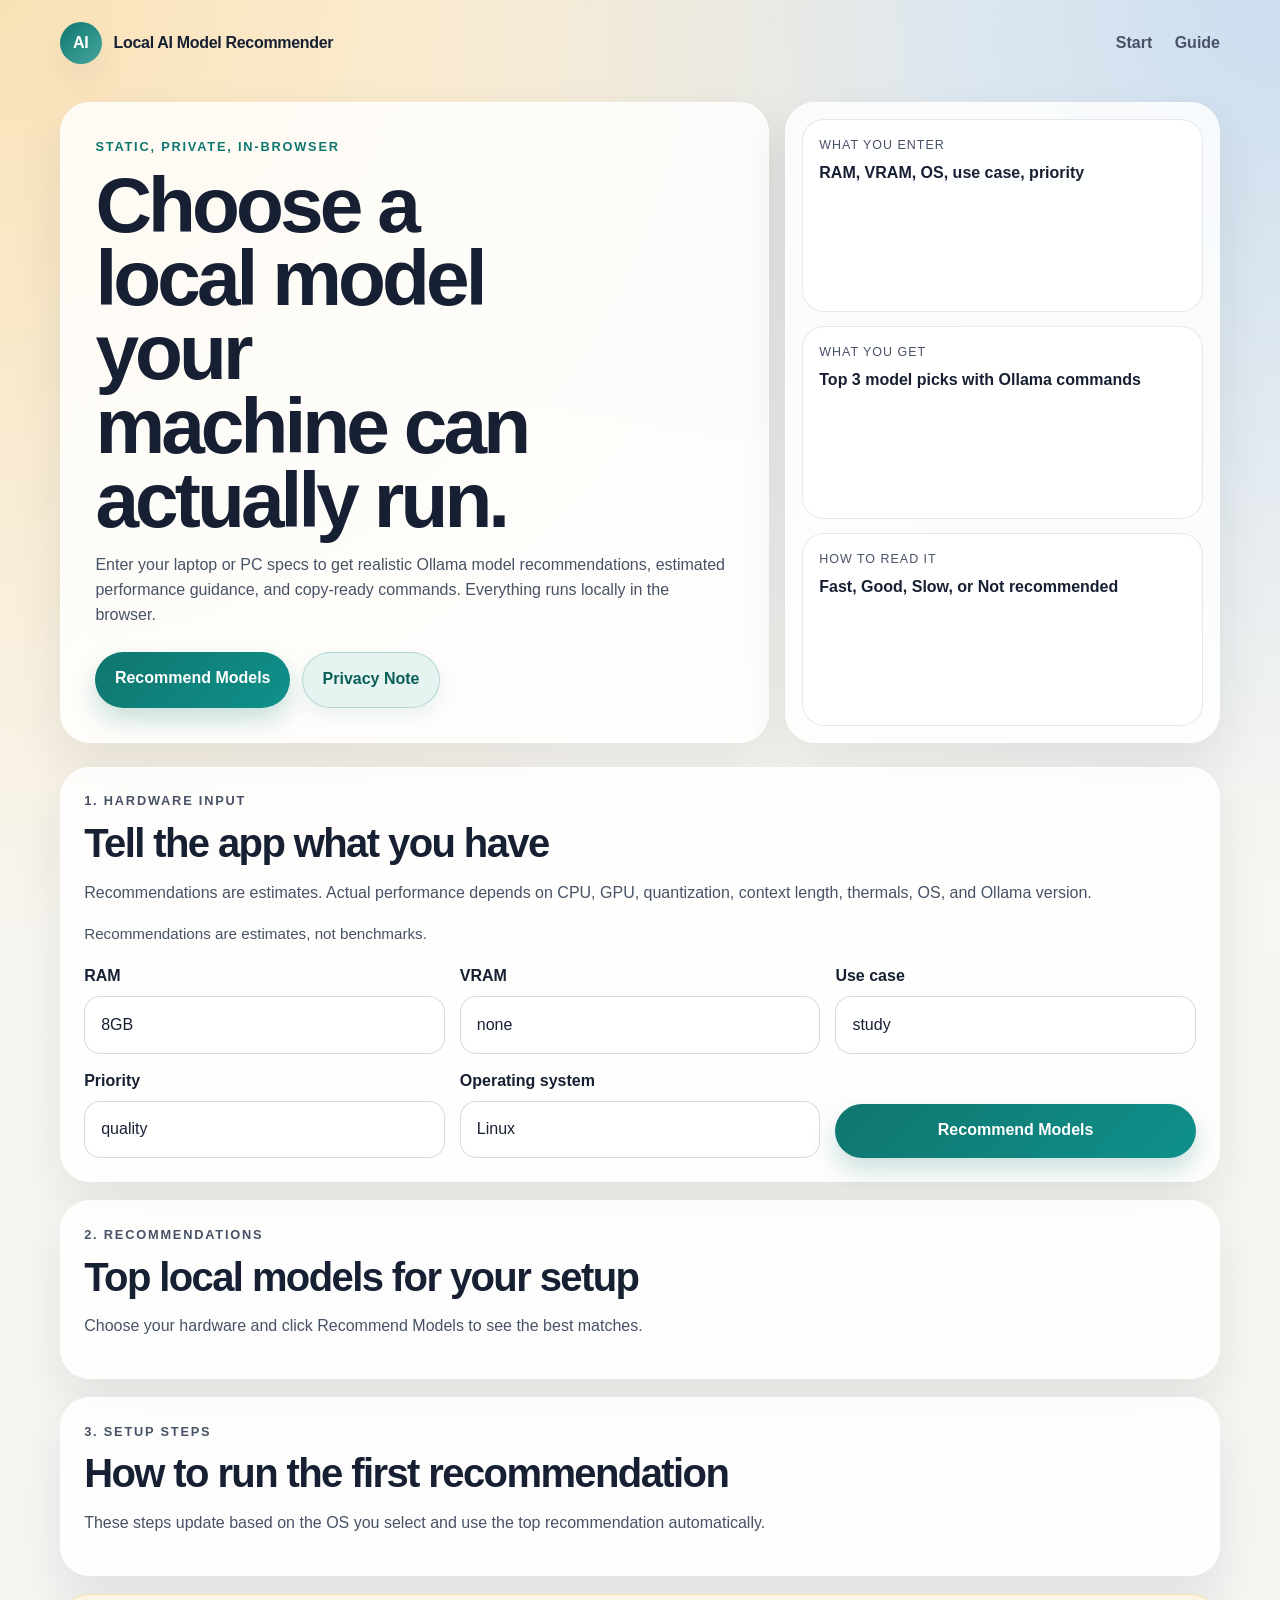
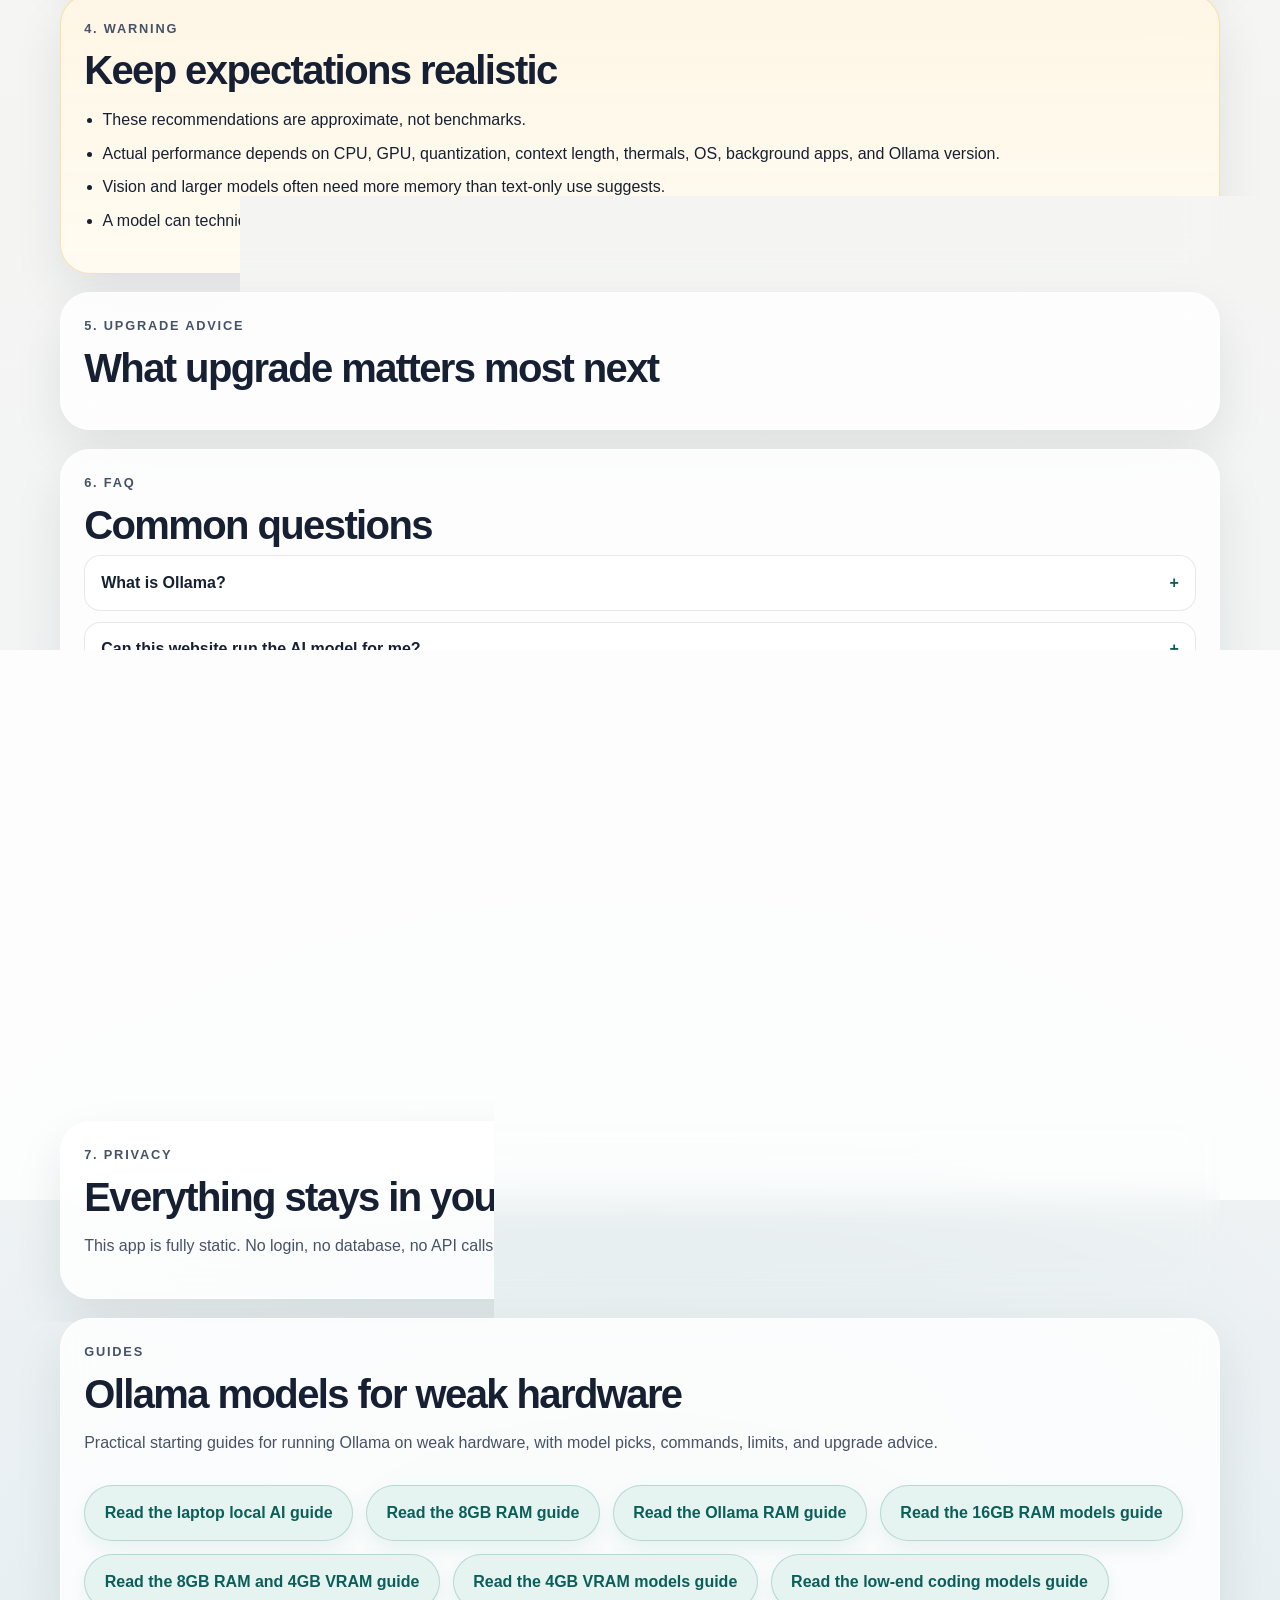
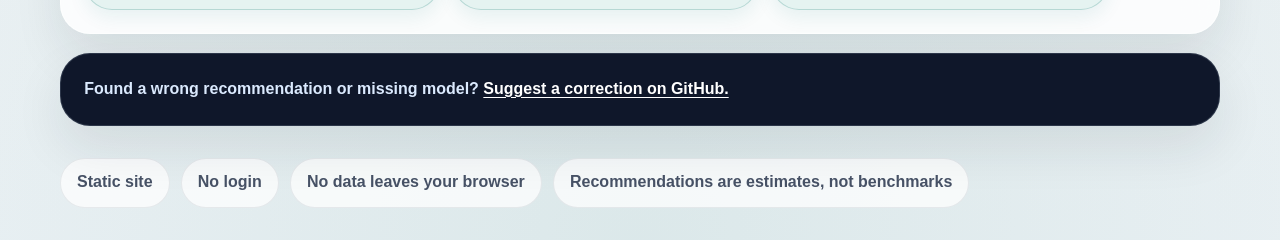
<file: index.html>
<!DOCTYPE html>
<html lang="en">
  <head>
    <meta charset="UTF-8" />
    <meta name="viewport" content="width=device-width, initial-scale=1.0" />
    <title>Local AI Model Recommender for Ollama | Estimate the Best Local Model</title>
    <meta
      name="description"
      content="Estimate which Ollama models fit your RAM, VRAM, operating system, and use case with a private static site that runs fully in your browser."
    />
    <meta property="og:type" content="website" />
    <meta property="og:title" content="Local AI Model Recommender for Ollama" />
    <meta
      property="og:description"
      content="Estimate which local AI models your machine can realistically run based on hardware, workload, and priorities."
    />
    <meta property="og:site_name" content="Local AI Model Recommender" />
    <link rel="stylesheet" href="./styles.css" />
  </head>
  <body>
    <div class="page-shell">
      <a class="skip-link" href="#main-content">Skip to main content</a>
      <header class="hero">
        <nav class="topbar" aria-label="Primary">
          <div class="brand">
            <span class="brand-mark" aria-hidden="true">AI</span>
            <span>Local AI Model Recommender</span>
          </div>
          <div class="topbar-links">
            <a href="#hardware-form" class="ghost-link">Start</a>
            <a href="./best-ollama-models-8gb-ram-4gb-vram.html" class="ghost-link">Guide</a>
          </div>
        </nav>

        <div class="hero-content">
          <div class="hero-copy">
            <p class="eyebrow">Static, private, in-browser</p>
            <h1>Choose a local model your machine can actually run.</h1>
            <p class="hero-text">
              Enter your laptop or PC specs to get realistic Ollama model
              recommendations, estimated performance guidance, and copy-ready
              commands. Everything runs locally in the browser.
            </p>
            <div class="hero-actions">
              <a href="#hardware-form" class="button button-primary">Recommend Models</a>
              <a href="#privacy-note" class="button button-secondary">Privacy Note</a>
            </div>
          </div>

          <aside class="hero-panel" aria-label="What this tool does">
            <div class="metric-card">
              <span class="metric-label">What you enter</span>
              <strong>RAM, VRAM, OS, use case, priority</strong>
            </div>
            <div class="metric-card">
              <span class="metric-label">What you get</span>
              <strong>Top 3 model picks with Ollama commands</strong>
            </div>
            <div class="metric-card">
              <span class="metric-label">How to read it</span>
              <strong>Fast, Good, Slow, or Not recommended</strong>
            </div>
          </aside>
        </div>
      </header>

      <main class="main-content" id="main-content">
        <section class="card form-card" id="hardware-form">
          <div class="section-heading">
            <p class="eyebrow">1. Hardware Input</p>
            <h2>Tell the app what you have</h2>
            <p>
              Recommendations are estimates. Actual performance depends on CPU,
              GPU, quantization, context length, thermals, OS, and Ollama
              version.
            </p>
          </div>

          <p class="disclaimer-note" id="estimate-note">
            Recommendations are estimates, not benchmarks.
          </p>

          <form id="recommender-form" class="hardware-grid" aria-describedby="estimate-note">
            <div class="field">
              <label for="ram">RAM</label>
              <select id="ram" name="ram">
                <option value="4">4GB</option>
                <option value="8" selected>8GB</option>
                <option value="16">16GB</option>
                <option value="32">32GB</option>
                <option value="64">64GB</option>
                <option value="96">96GB</option>
                <option value="128">128GB</option>
                <option value="custom">Custom</option>
              </select>
              <input
                id="ram-custom"
                class="custom-hardware-input"
                type="number"
                min="1"
                step="1"
                inputmode="numeric"
                placeholder="Enter RAM in GB"
                aria-label="Custom RAM in GB"
                hidden
              />
            </div>

            <div class="field">
              <label for="vram">VRAM</label>
              <select id="vram" name="vram">
                <option value="0" selected>none</option>
                <option value="2">2GB</option>
                <option value="4">4GB</option>
                <option value="6">6GB</option>
                <option value="8">8GB</option>
                <option value="12">12GB</option>
                <option value="16">16GB</option>
                <option value="20">20GB</option>
                <option value="24">24GB</option>
                <option value="32">32GB</option>
                <option value="48">48GB</option>
                <option value="64">64GB</option>
                <option value="96">96GB</option>
                <option value="128">128GB</option>
                <option value="custom">Custom</option>
              </select>
              <input
                id="vram-custom"
                class="custom-hardware-input"
                type="number"
                min="0"
                step="1"
                inputmode="numeric"
                placeholder="Enter VRAM in GB"
                aria-label="Custom VRAM in GB"
                hidden
              />
            </div>

            <div class="field">
              <label for="useCase">Use case</label>
              <select id="useCase" name="useCase">
                <option value="chat">chat</option>
                <option value="coding">coding</option>
                <option value="study" selected>study</option>
                <option value="automation agents">automation agents</option>
                <option value="home server">home server</option>
                <option value="vision">vision</option>
              </select>
            </div>

            <div class="field">
              <label for="priority">Priority</label>
              <select id="priority" name="priority">
                <option value="speed">speed</option>
                <option value="quality" selected>quality</option>
                <option value="lowest memory">lowest memory</option>
                <option value="privacy/offline">privacy/offline</option>
              </select>
            </div>

            <div class="field">
              <label for="os">Operating system</label>
              <select id="os" name="os">
                <option value="Windows">Windows</option>
                <option value="Linux" selected>Linux</option>
                <option value="macOS">macOS</option>
              </select>
            </div>

            <div class="field field-action">
              <button type="submit" class="button button-primary button-full">
                Recommend Models
              </button>
            </div>
          </form>
        </section>

        <section
          class="card results-card"
          id="results-section"
          aria-labelledby="results-heading"
          tabindex="-1"
        >
          <div class="section-heading">
            <p class="eyebrow">2. Recommendations</p>
            <h2 id="results-heading">Top local models for your setup</h2>
            <p id="results-summary" role="status" aria-live="polite">
              Choose your hardware and click Recommend Models to see the best
              matches.
            </p>
          </div>

          <div
            id="results-warning"
            class="inline-warning hidden"
            role="status"
            aria-live="polite"
          ></div>
          <div class="share-panel hidden" id="share-panel">
            <div class="share-header">
              <h3>Share this result</h3>
              <p>Copy this link to reopen the same recommendation later.</p>
            </div>
            <div class="share-controls">
              <div class="field share-field">
                <label for="share-url">Shareable URL</label>
                <input id="share-url" type="text" readonly />
              </div>
              <button
                type="button"
                class="button button-secondary share-button"
                id="copy-share-link"
                data-state="idle"
              >
                Copy link
              </button>
            </div>
            <p id="share-status" class="share-status" role="status" aria-live="polite"></p>
          </div>
          <div id="results-grid" class="results-grid"></div>
          <section
            class="comparison-panel hidden"
            id="comparison-panel"
            aria-labelledby="comparison-heading"
          >
            <div class="comparison-header">
              <h3 id="comparison-heading">Compare the top 3 models</h3>
              <p>Use this to understand why one model may fit better than another.</p>
            </div>
            <div class="comparison-table-wrap">
              <table class="comparison-table" aria-label="Top 3 model comparison">
                <thead>
                  <tr>
                    <th scope="col">Model</th>
                    <th scope="col">Size</th>
                    <th scope="col">Best for</th>
                    <th scope="col">Expected performance</th>
                    <th scope="col">Speed</th>
                    <th scope="col">Quality</th>
                    <th scope="col">Coding</th>
                    <th scope="col">Vision</th>
                    <th scope="col">Pull command</th>
                  </tr>
                </thead>
                <tbody id="comparison-table-body"></tbody>
              </table>
            </div>
          </section>
          <section
            class="checklist-panel hidden"
            id="checklist-panel"
            aria-labelledby="checklist-heading"
          >
            <div class="checklist-header">
              <h3 id="checklist-heading">Beginner setup checklist</h3>
              <p>Follow these steps after choosing your model.</p>
            </div>
            <ol class="checklist-list" id="checklist-list"></ol>
            <div class="checklist-actions">
              <button
                type="button"
                class="button button-secondary"
                id="copy-checklist-button"
              >
                Copy checklist
              </button>
              <p
                id="checklist-status"
                class="checklist-status"
                role="status"
                aria-live="polite"
              ></p>
            </div>
          </section>
        </section>

        <section class="card" id="setup-section">
          <div class="section-heading">
            <p class="eyebrow">3. Setup Steps</p>
            <h2>How to run the first recommendation</h2>
            <p>
              These steps update based on the OS you select and use the top
              recommendation automatically.
            </p>
          </div>
          <ol id="setup-steps" class="steps-list"></ol>
        </section>

        <section class="card warning-card" id="warning-section">
          <div class="section-heading">
            <p class="eyebrow">4. Warning</p>
            <h2>Keep expectations realistic</h2>
          </div>
          <ul class="warning-list">
            <li>These recommendations are approximate, not benchmarks.</li>
            <li>
              Actual performance depends on CPU, GPU, quantization, context
              length, thermals, OS, background apps, and Ollama version.
            </li>
            <li>
              Vision and larger models often need more memory than text-only use
              suggests.
            </li>
            <li>
              A model can technically run and still feel too slow for daily use.
            </li>
          </ul>
        </section>

        <section class="card" id="upgrade-section">
          <div class="section-heading">
            <p class="eyebrow">5. Upgrade Advice</p>
            <h2>What upgrade matters most next</h2>
            <p id="upgrade-advice" class="upgrade-copy"></p>
          </div>
        </section>

        <section class="card" id="faq-section">
          <div class="section-heading">
            <p class="eyebrow">6. FAQ</p>
            <h2>Common questions</h2>
          </div>
          <div class="faq-list">
            <details>
              <summary>What is Ollama?</summary>
              <p>
                Ollama is a tool for downloading and running local AI models on
                your own machine.
              </p>
            </details>
            <details>
              <summary>Can this website run the AI model for me?</summary>
              <p>
                No. This site only recommends models and shows commands. You run
                the model locally with Ollama.
              </p>
            </details>
            <details>
              <summary>Does this site send my specs anywhere?</summary>
              <p>
                No. Everything runs in your browser and no hardware data is sent
                anywhere.
              </p>
            </details>
            <details>
              <summary>Why are recommendations approximate?</summary>
              <p>
                Real-world speed and quality vary based on quantization, CPU,
                GPU, context length, thermals, drivers, OS, and Ollama version.
              </p>
            </details>
            <details>
              <summary>What should I choose for an 8 GB laptop?</summary>
              <p>
                Small 3B to 4B models are usually the practical ceiling. CPU-only
                systems may still prefer 1B to 3B models for speed.
              </p>
            </details>
            <details>
              <summary>What is the best model for coding?</summary>
              <p>
                Qwen coding models are strong picks when your RAM and VRAM are
                high enough, especially the 7B range for balanced local use.
              </p>
            </details>
            <details>
              <summary>What is the best model for vision?</summary>
              <p>
                Vision-capable Gemma 3 models are the main options in this v1
                dataset. They need more memory than text-only models.
              </p>
            </details>
            <details>
              <summary>Can I use this on GitHub Pages?</summary>
              <p>
                Yes. It is a static HTML, CSS, and JavaScript site with no
                backend, build step, or API dependency.
              </p>
            </details>
          </div>
        </section>

        <section class="card privacy-card" id="privacy-note">
          <div class="section-heading">
            <p class="eyebrow">7. Privacy</p>
            <h2>Everything stays in your browser</h2>
            <p>
              This app is fully static. No login, no database, no API calls, no
              tracking logic, and no hardware data is sent anywhere.
            </p>
          </div>
        </section>

        <section class="card resources-card" id="guides">
          <div class="section-heading">
            <p class="eyebrow">Guides</p>
            <h2>Ollama models for weak hardware</h2>
            <p>
              Practical starting guides for running Ollama on weak hardware,
              with model picks, commands, limits, and upgrade advice.
            </p>
          </div>
          <a
            href="./can-my-laptop-run-local-ai.html"
            class="button button-secondary"
          >
            Read the laptop local AI guide
          </a>
          <a
            href="./can-ollama-run-on-8gb-ram.html"
            class="button button-secondary"
          >
            Read the 8GB RAM guide
          </a>
          <a
            href="./how-much-ram-do-you-need-for-ollama.html"
            class="button button-secondary"
          >
            Read the Ollama RAM guide
          </a>
          <a
            href="./best-ollama-models-16gb-ram.html"
            class="button button-secondary"
          >
            Read the 16GB RAM models guide
          </a>
          <a
            href="./best-ollama-models-8gb-ram-4gb-vram.html"
            class="button button-secondary"
          >
            Read the 8GB RAM and 4GB VRAM guide
          </a>
          <a
            href="./best-local-ai-models-4gb-vram.html"
            class="button button-secondary"
          >
            Read the 4GB VRAM models guide
          </a>
          <a
            href="./best-ollama-models-for-coding-on-low-end-pcs.html"
            class="button button-secondary"
          >
            Read the low-end coding models guide
          </a>
        </section>

        <section class="card feedback-card" aria-label="Feedback">
          <p>
            Found a wrong recommendation or missing model?
            <a href="https://github.com/meattacker/local-ai-model-recommender/issues">
              Suggest a correction on GitHub.
            </a>
          </p>
        </section>
      </main>

      <footer class="site-footer">
        <div class="footer-pill">Static site</div>
        <div class="footer-pill">No login</div>
        <div class="footer-pill">No data leaves your browser</div>
        <div class="footer-pill">Recommendations are estimates, not benchmarks</div>
      </footer>
    </div>

    <script src="./app.js"></script>
    <!-- Cloudflare Web Analytics --><script defer src='https://static.cloudflareinsights.com/beacon.min.js' data-cf-beacon='{"token": "9627f5c90aa14c988069e39d1c63aba9"}'></script><!-- End Cloudflare Web Analytics -->
  </body>
</html>
</file>
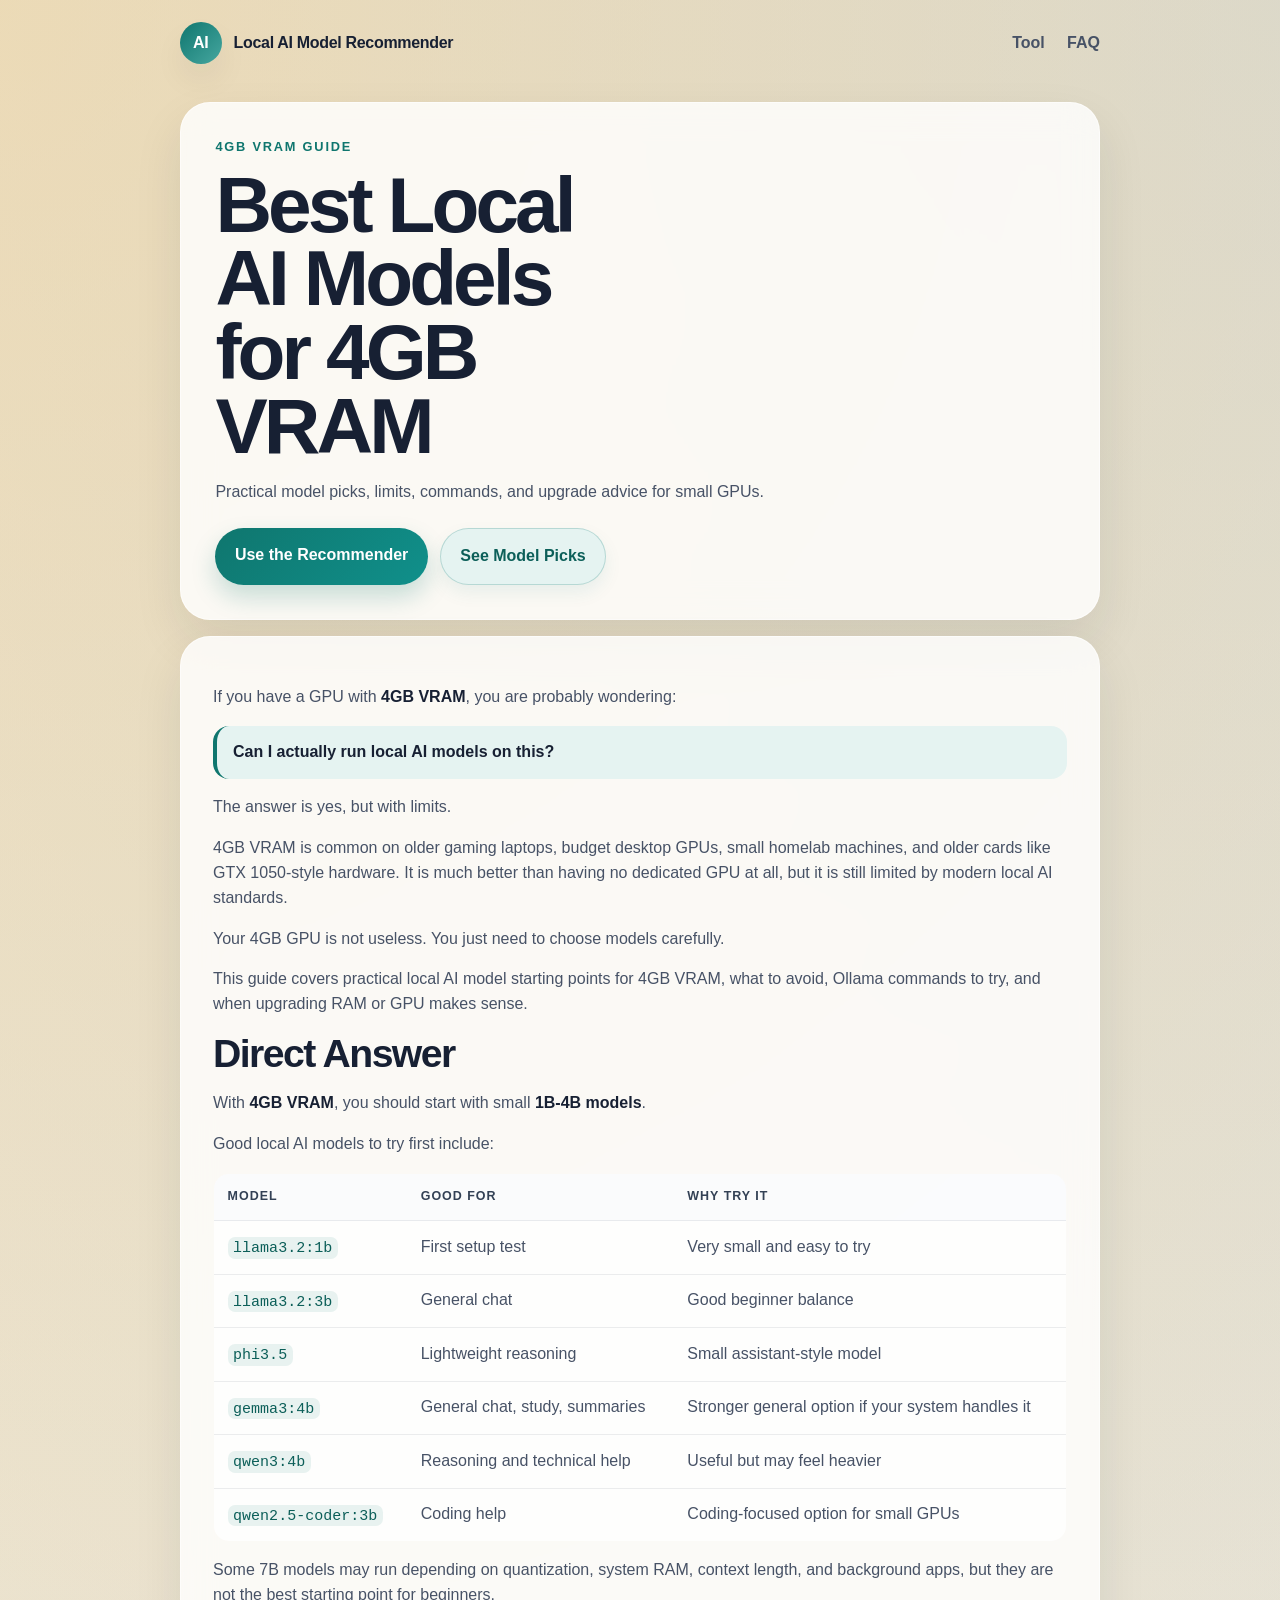
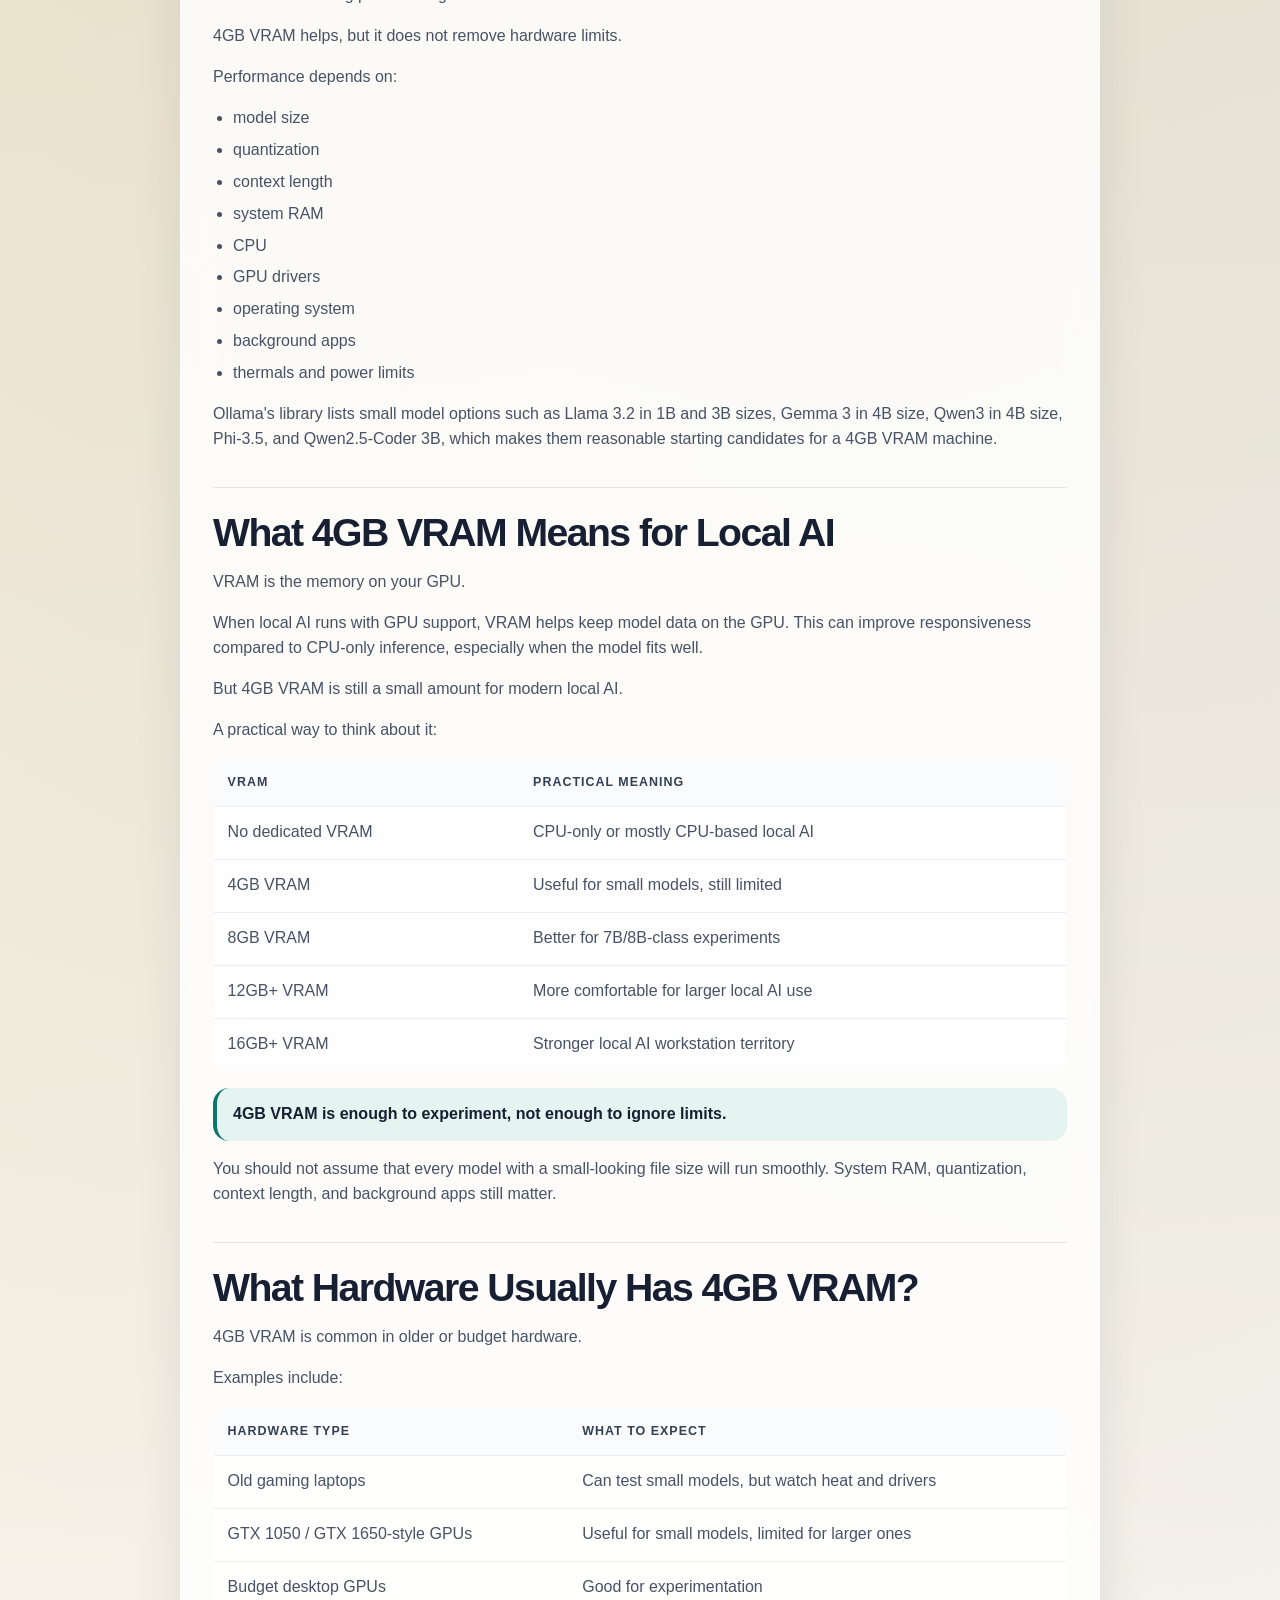
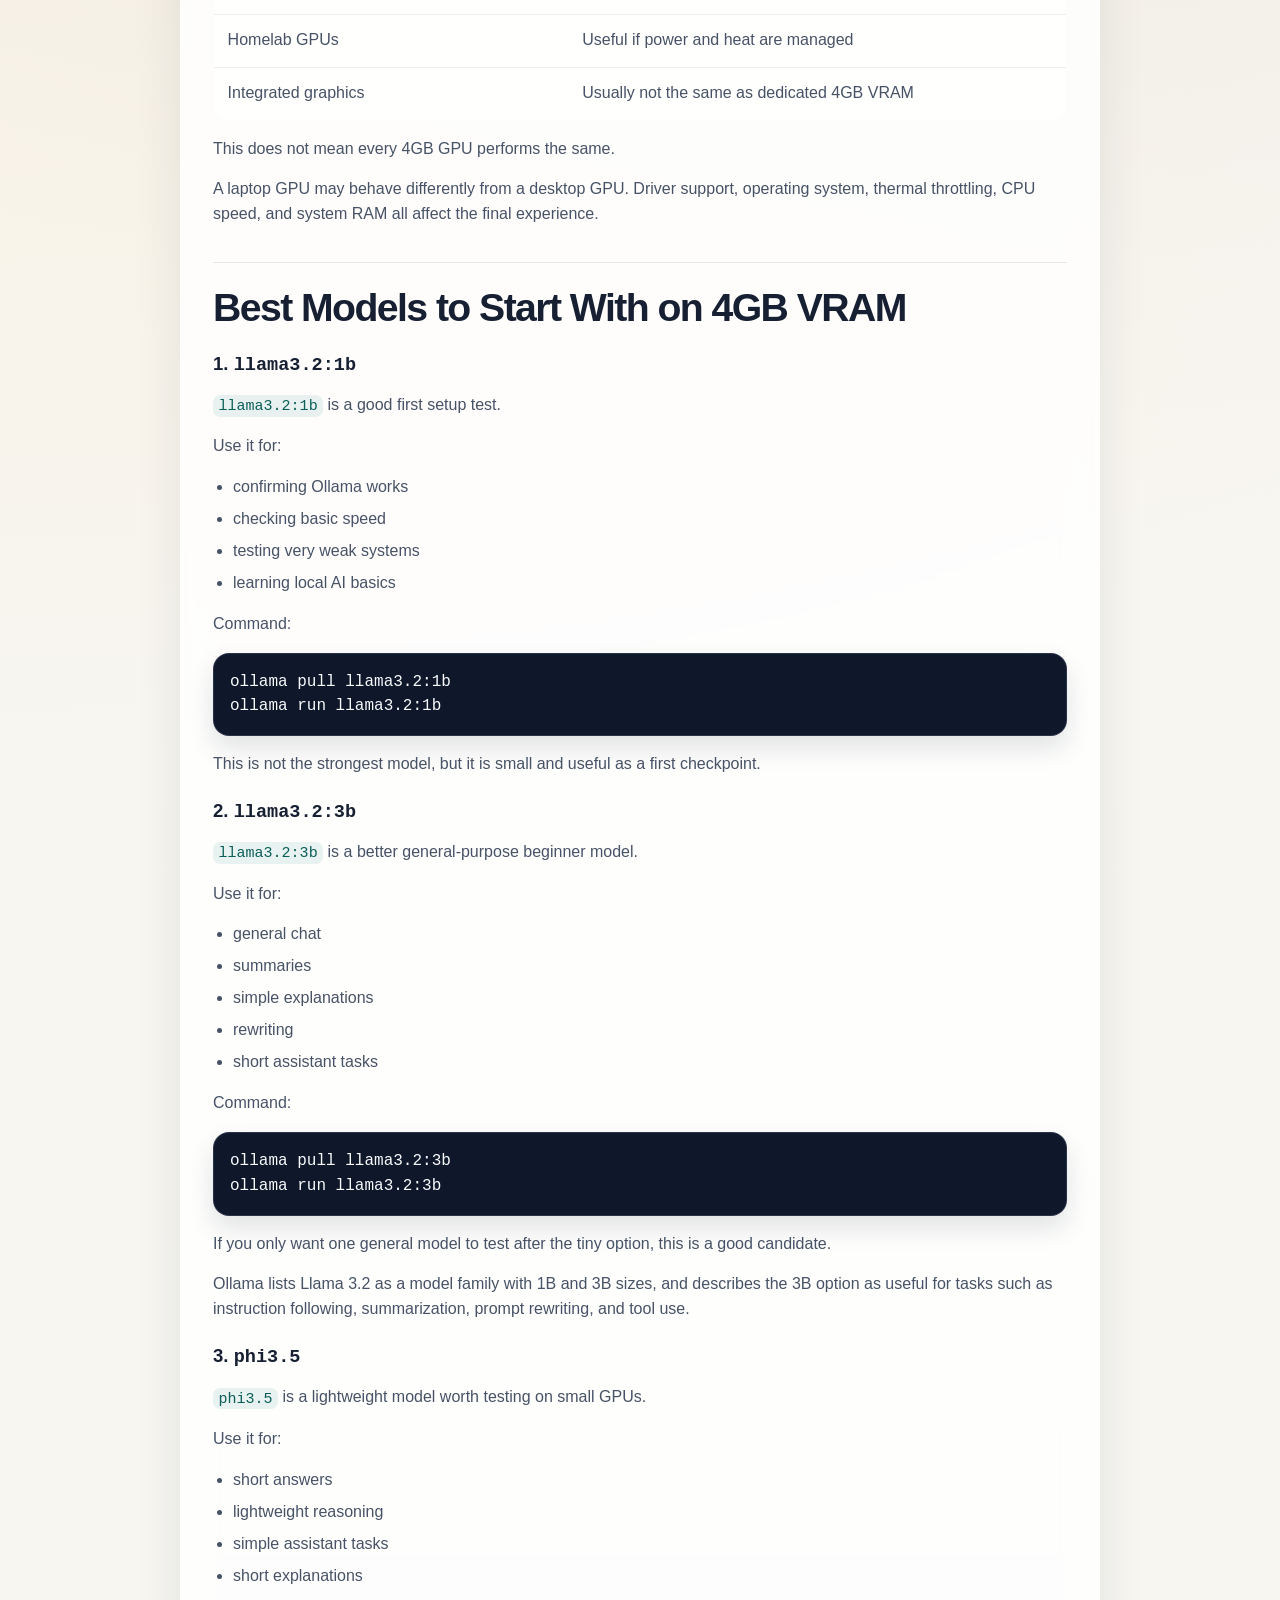
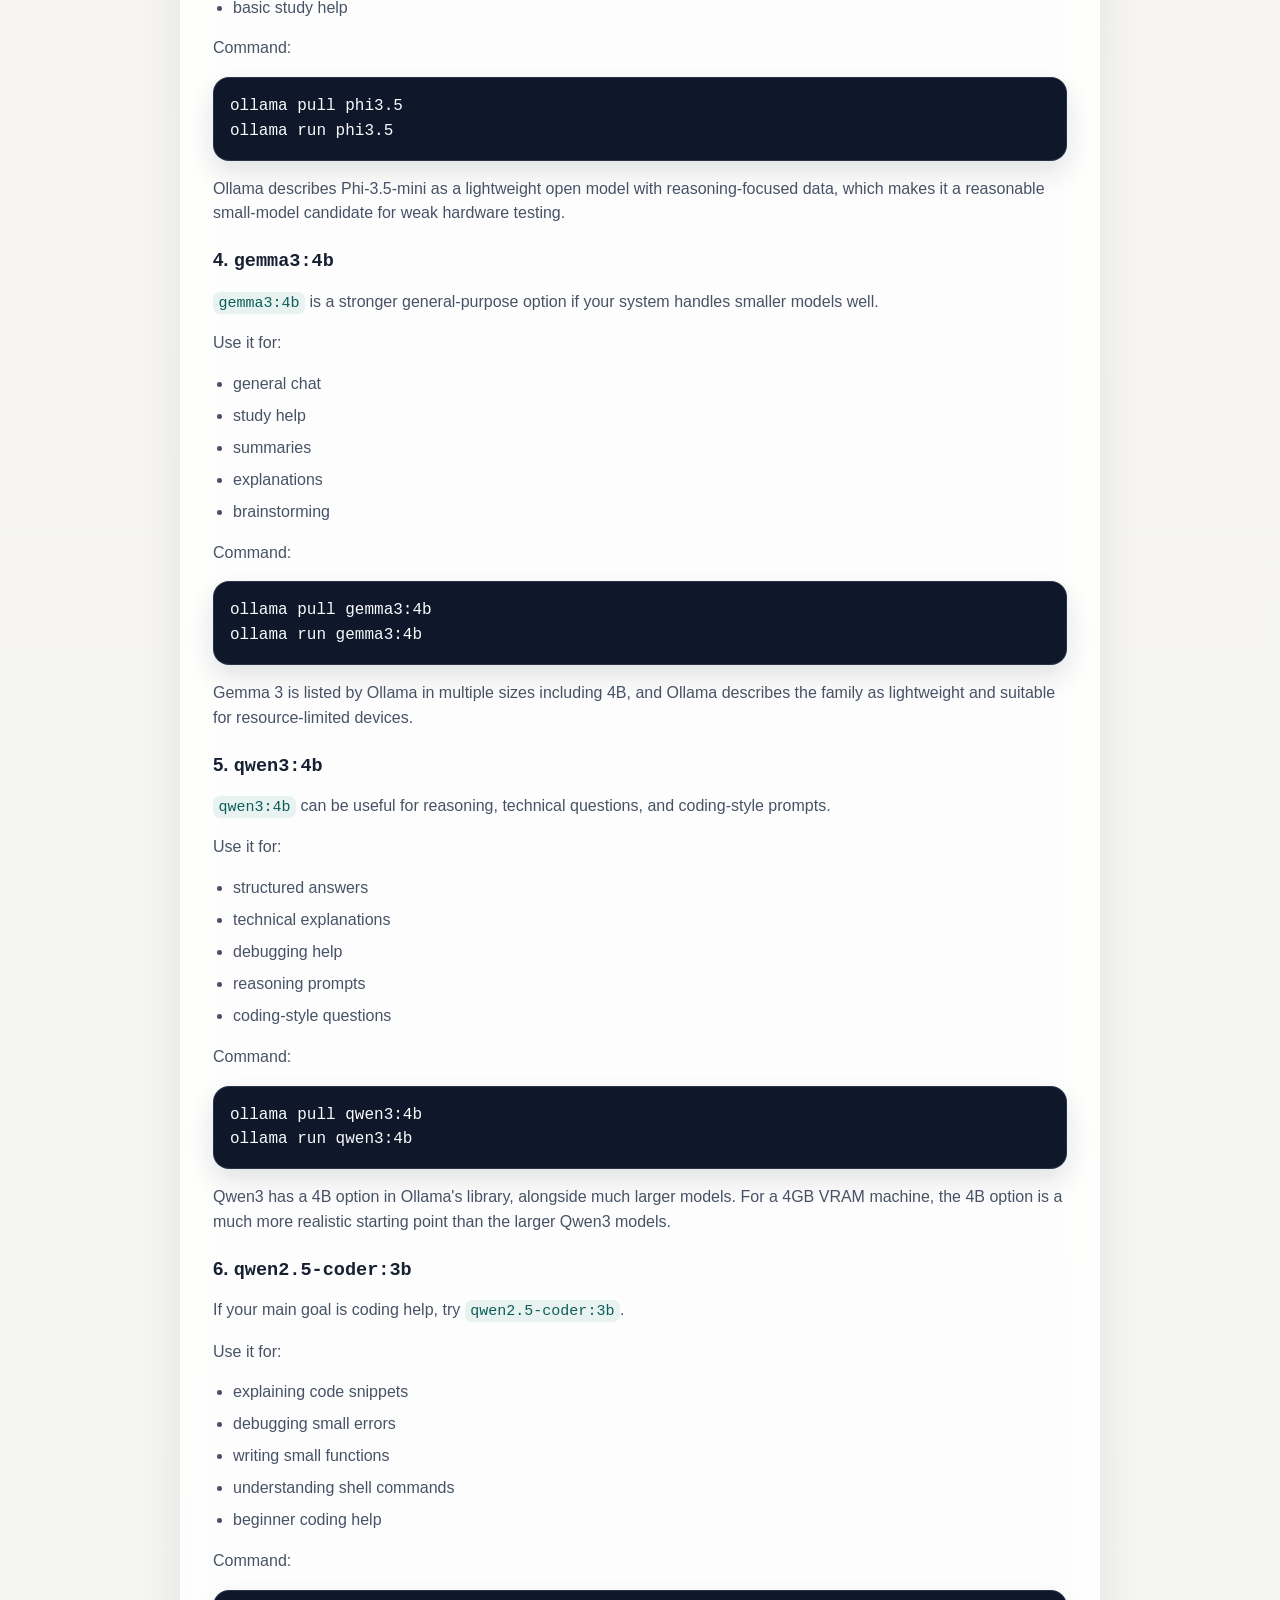
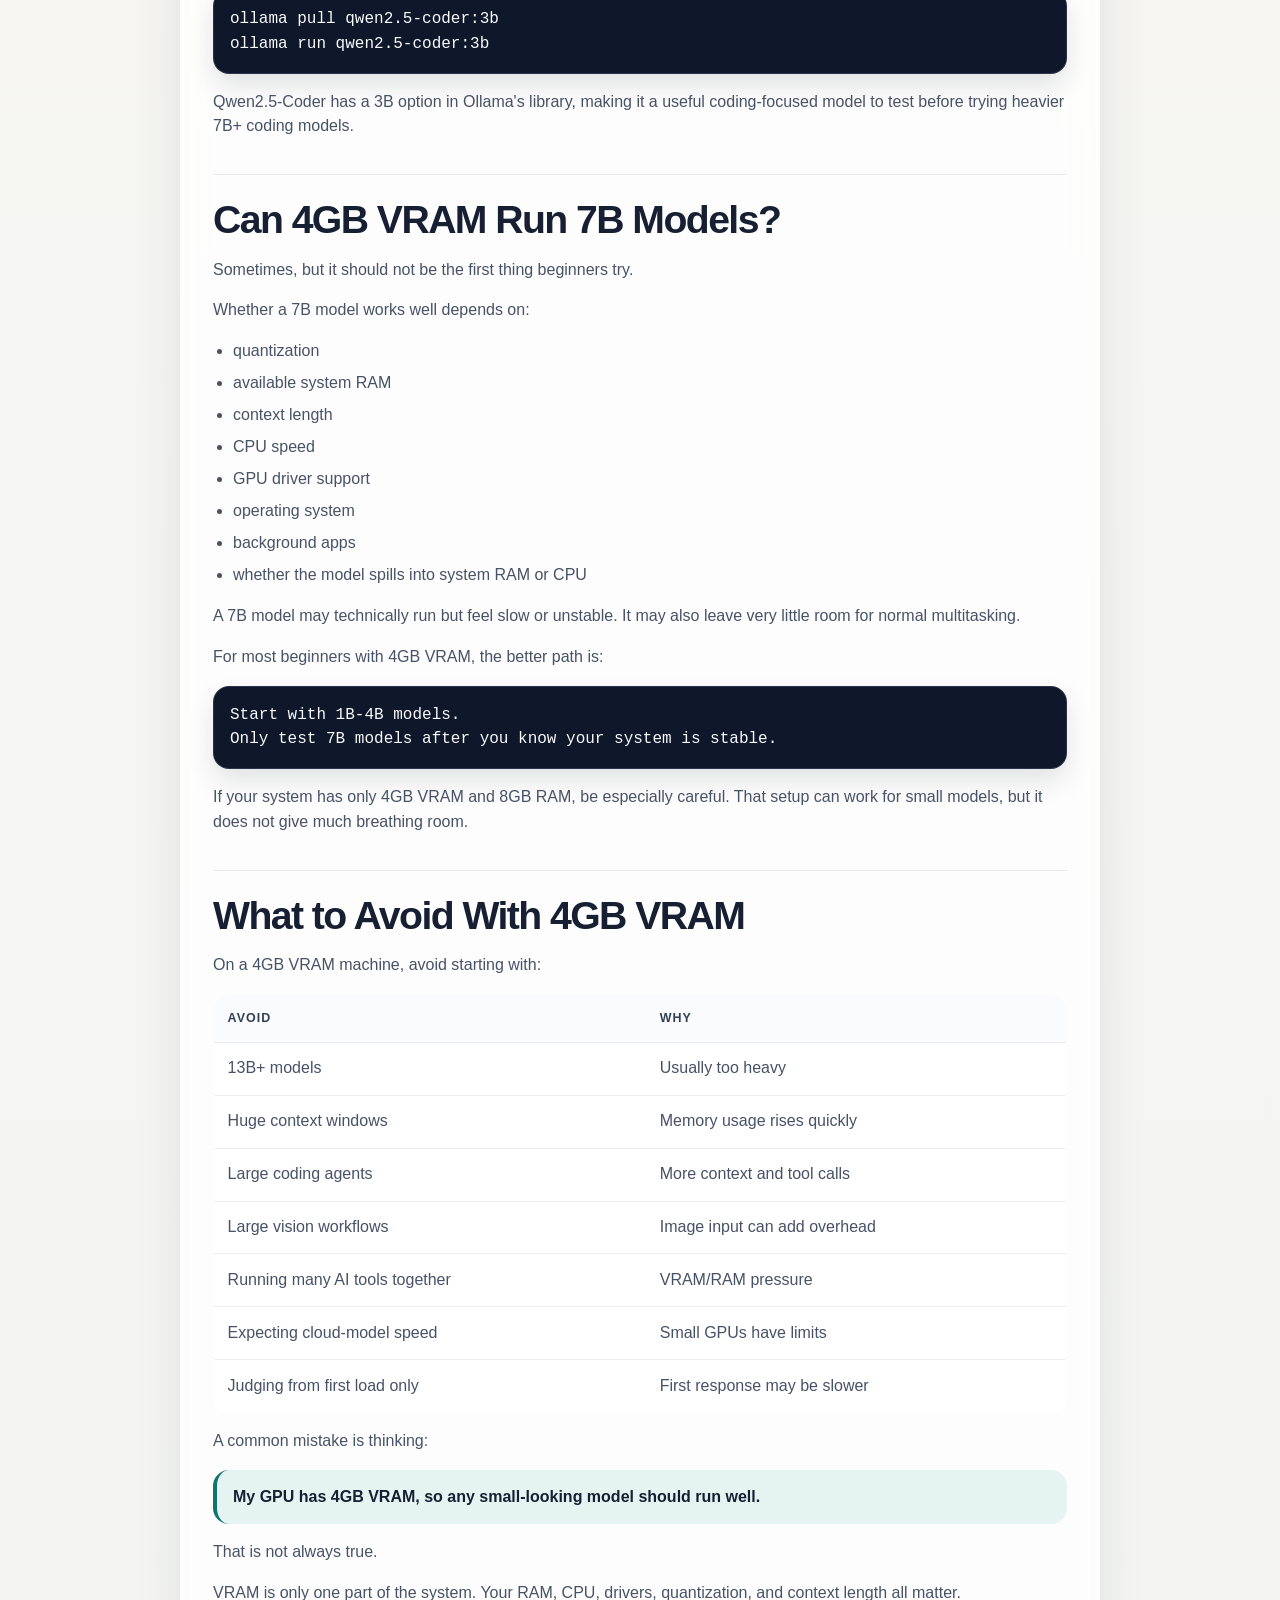
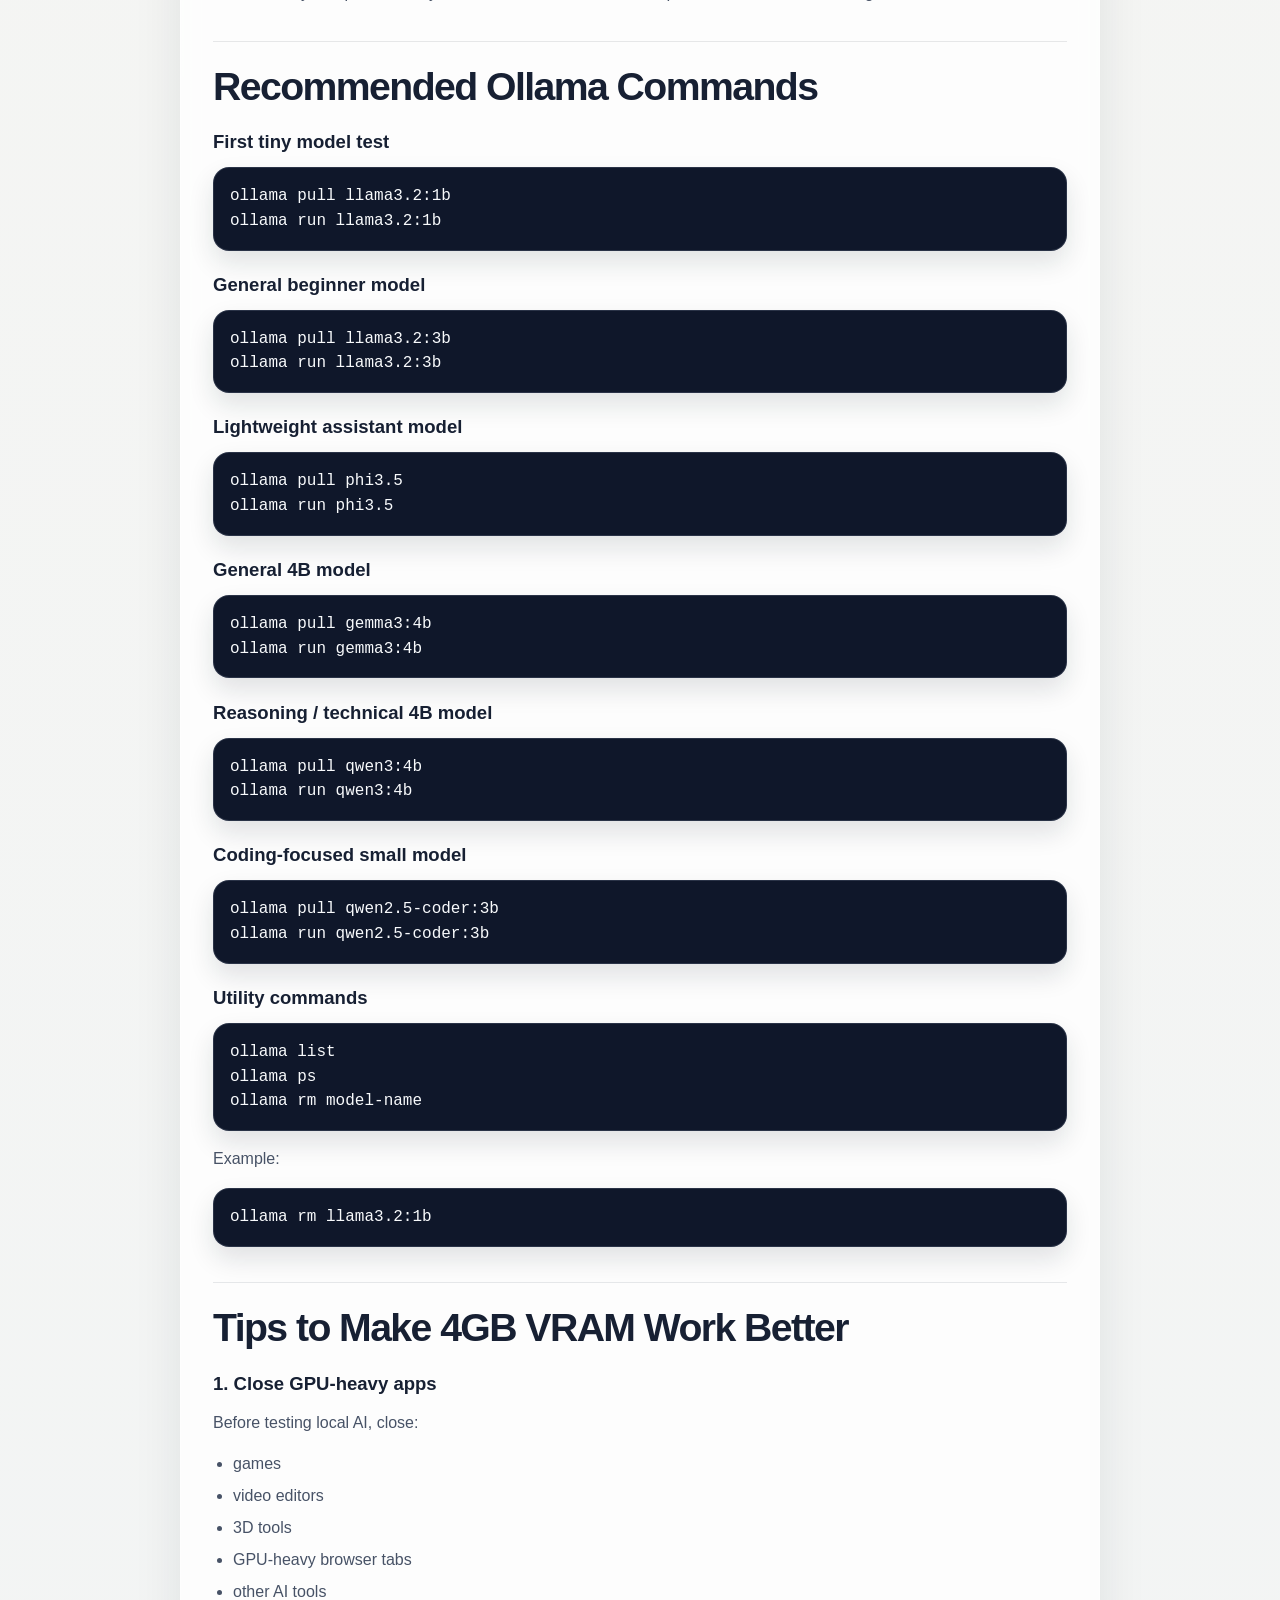
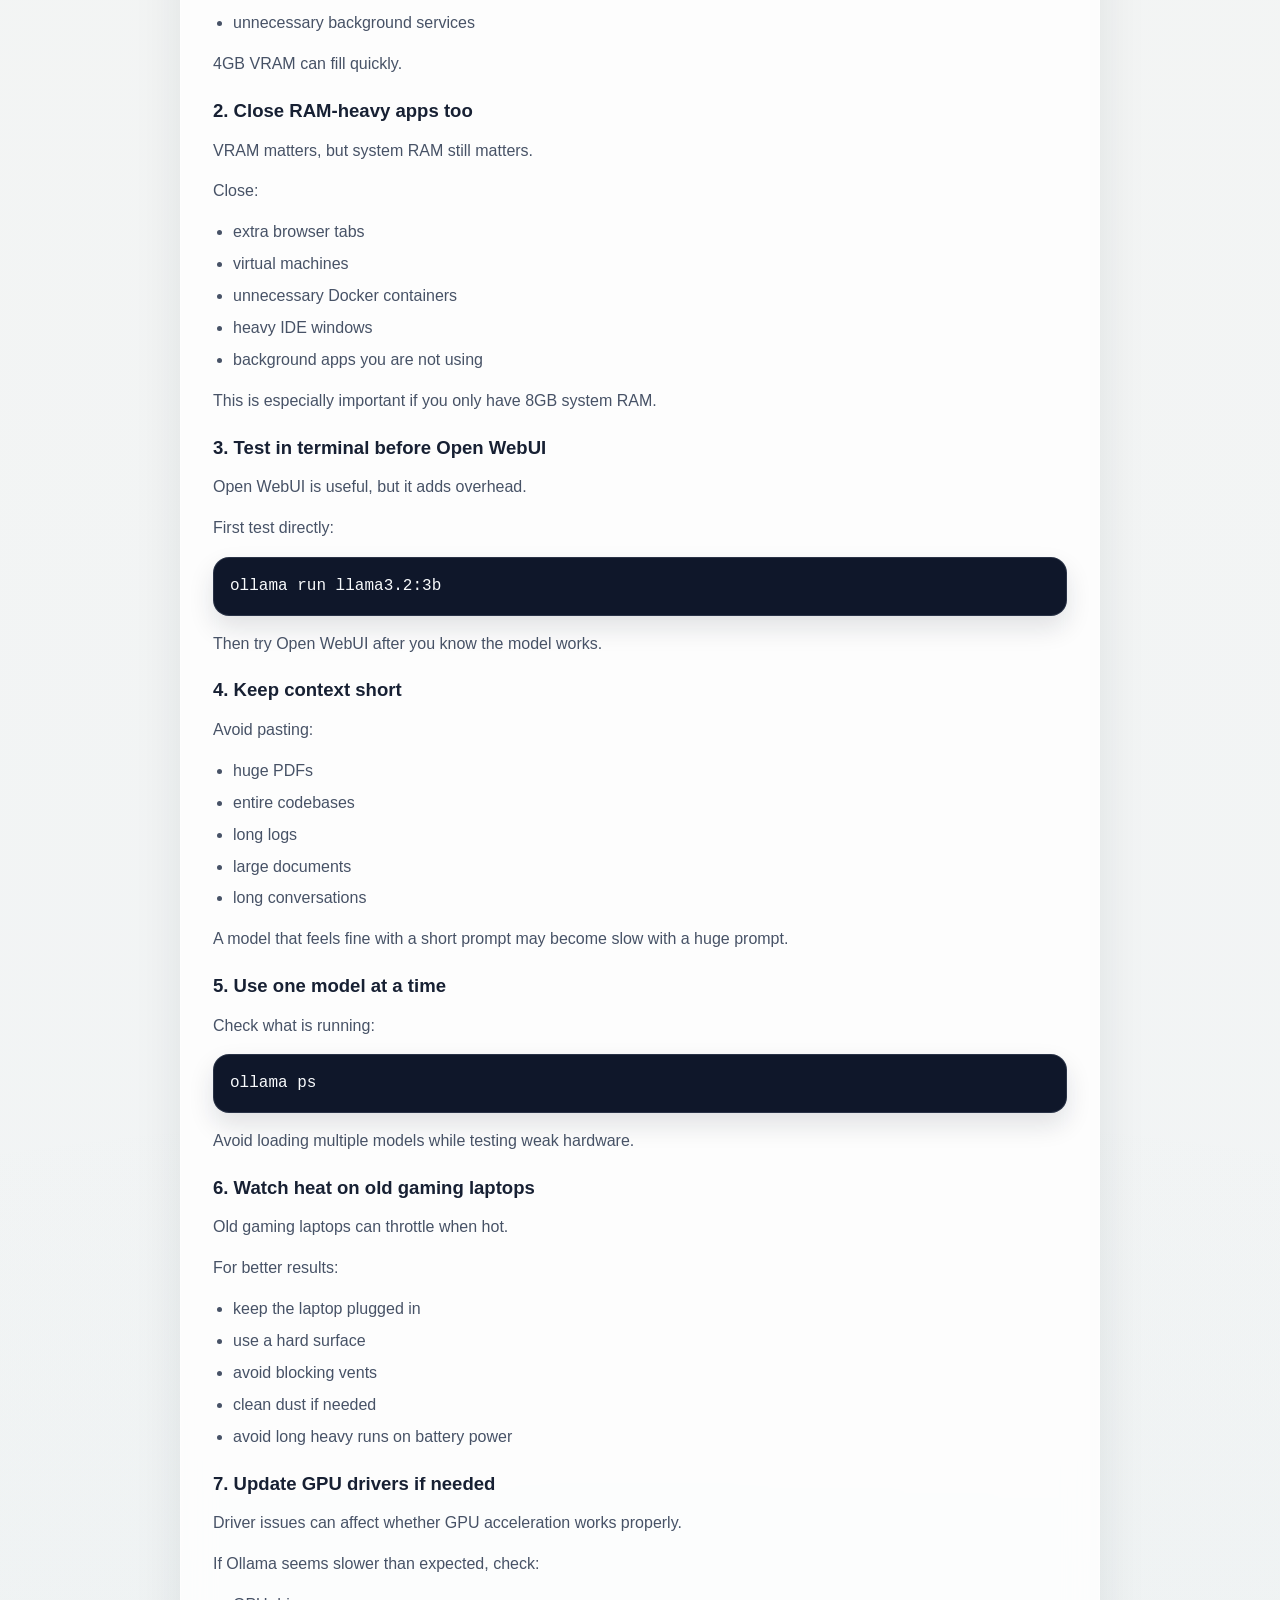
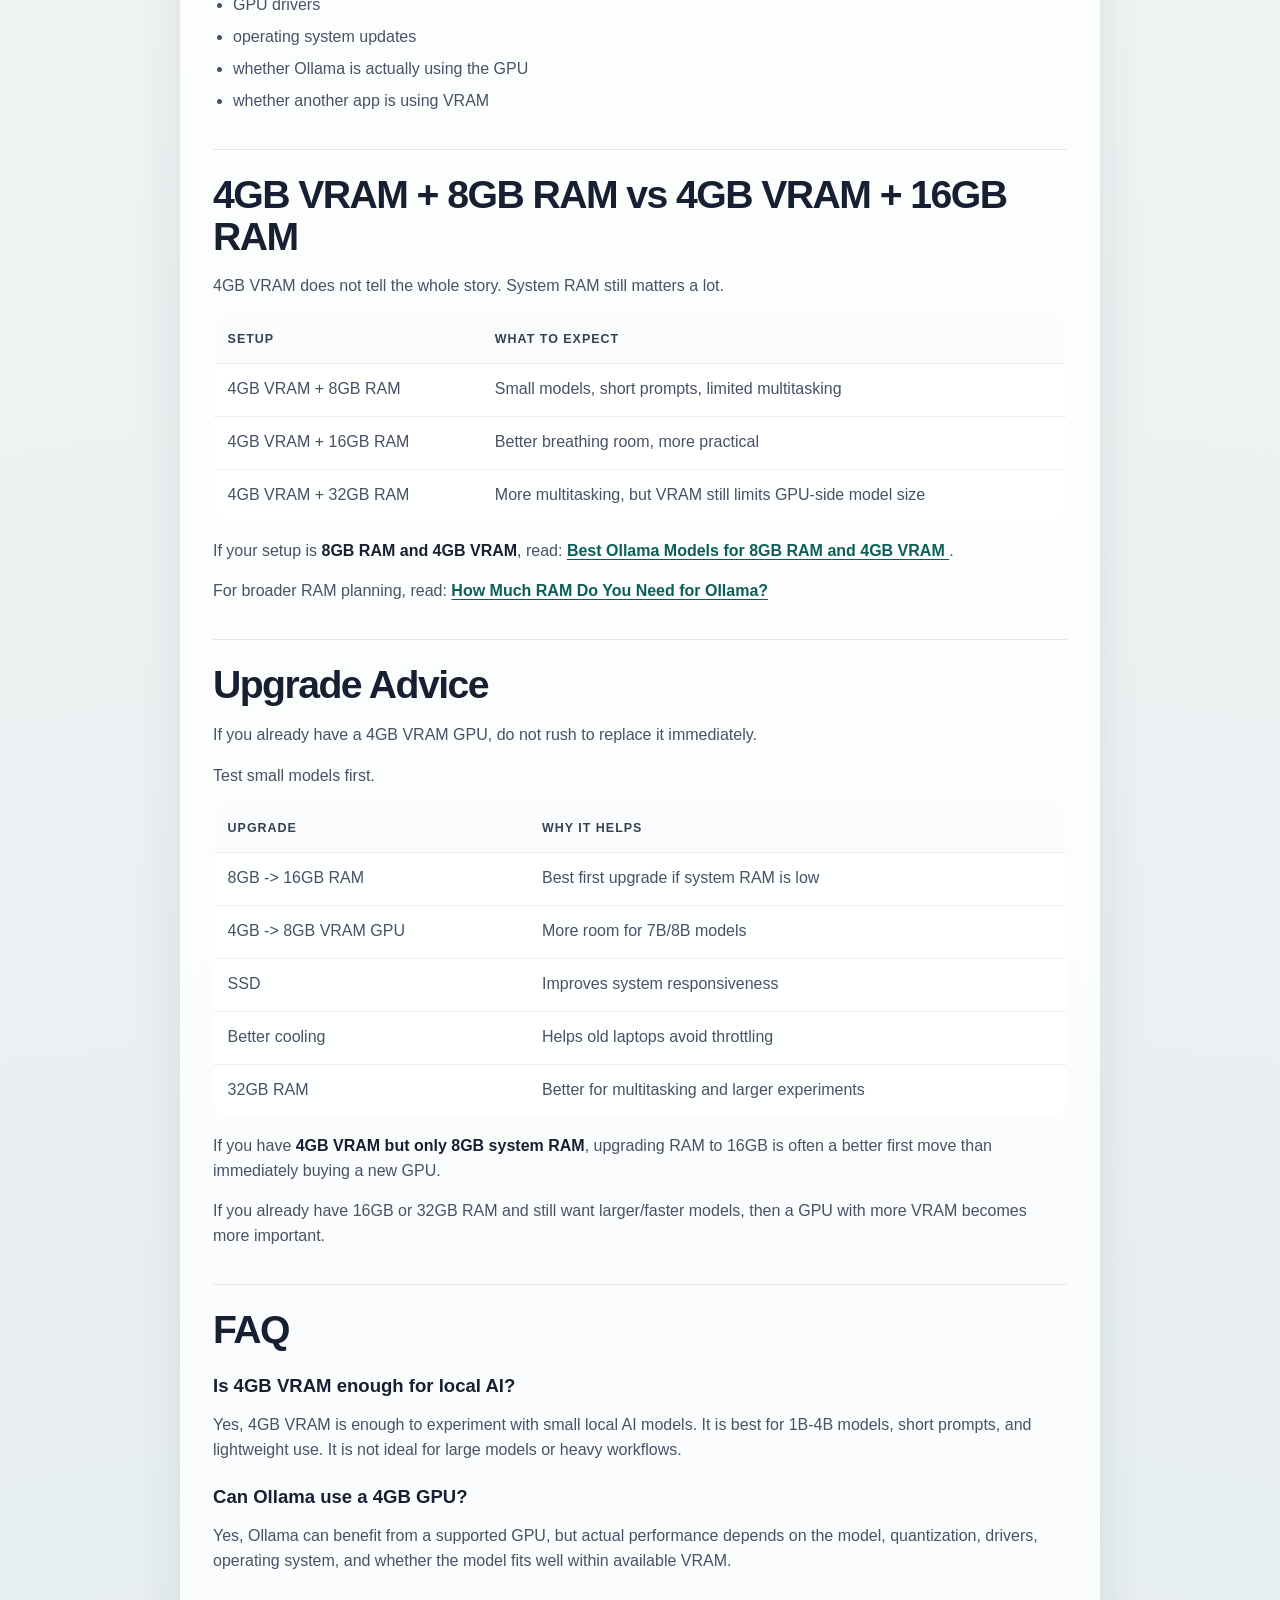
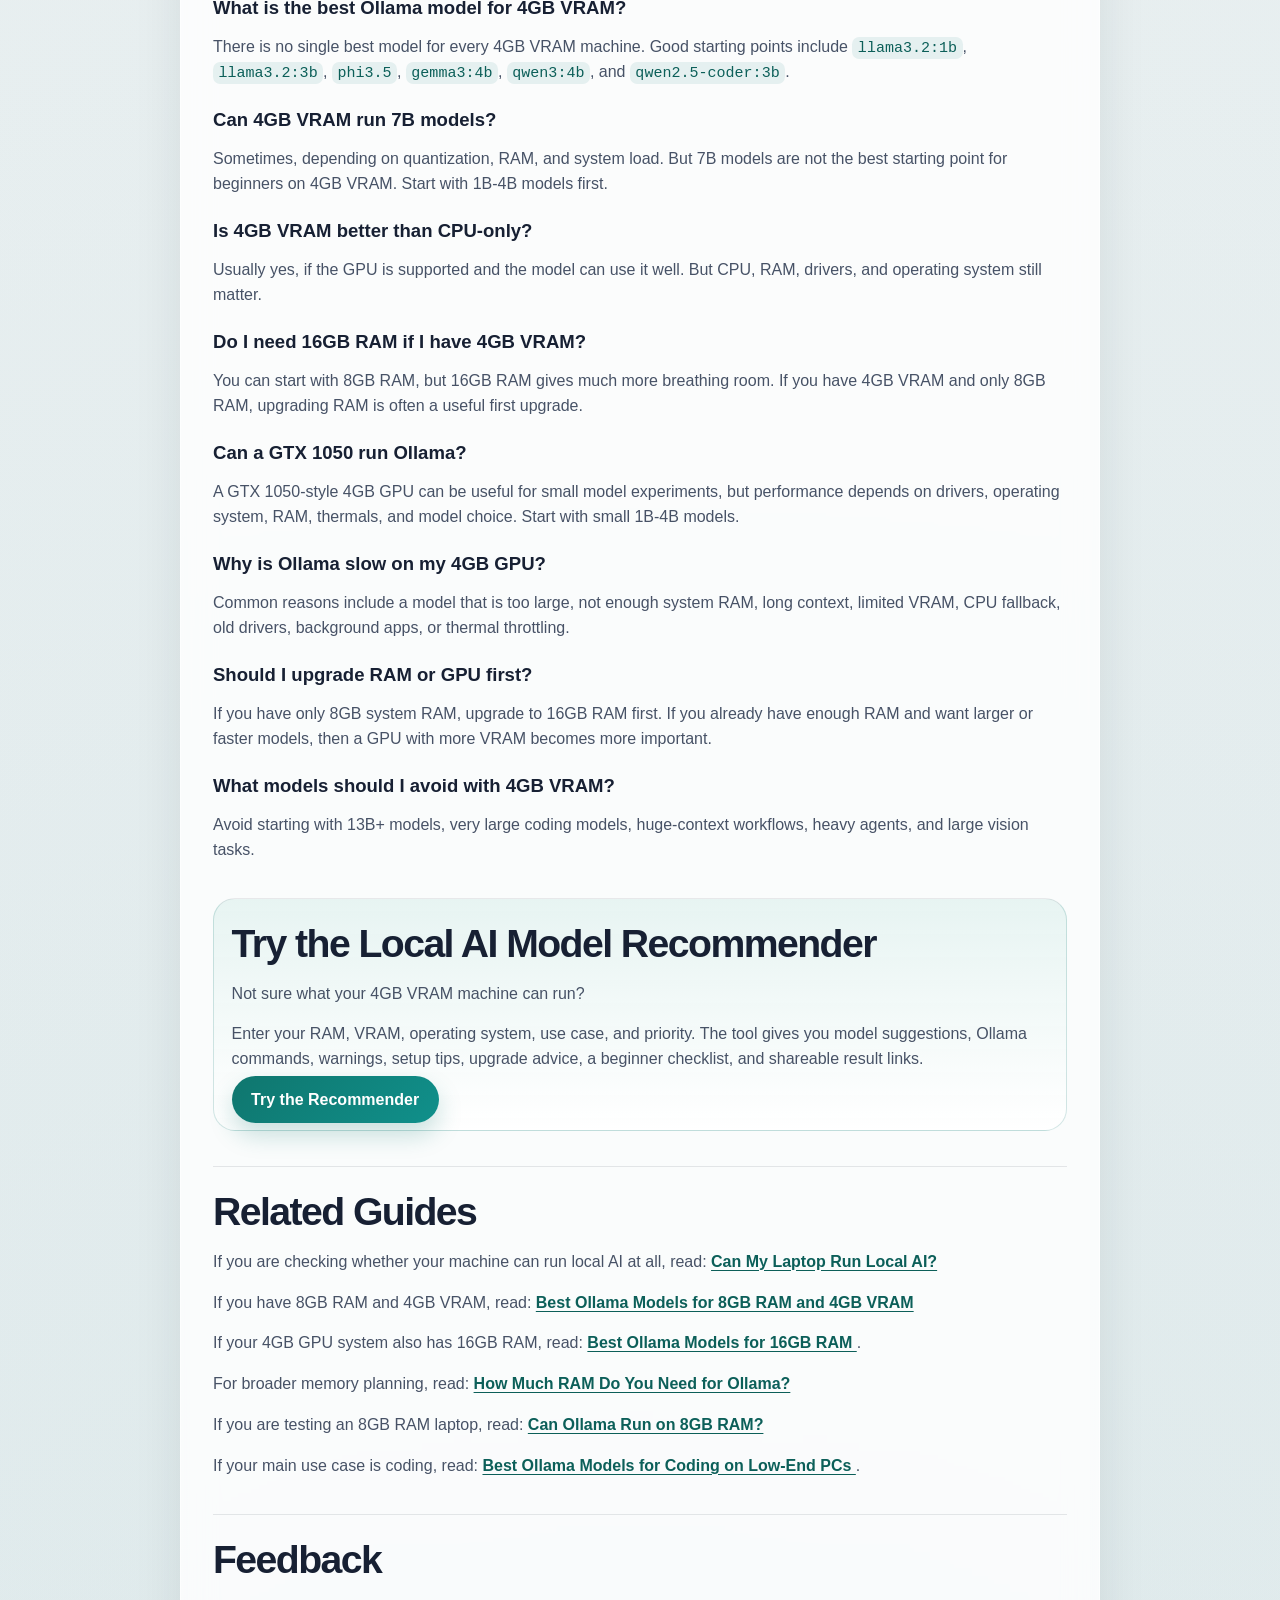
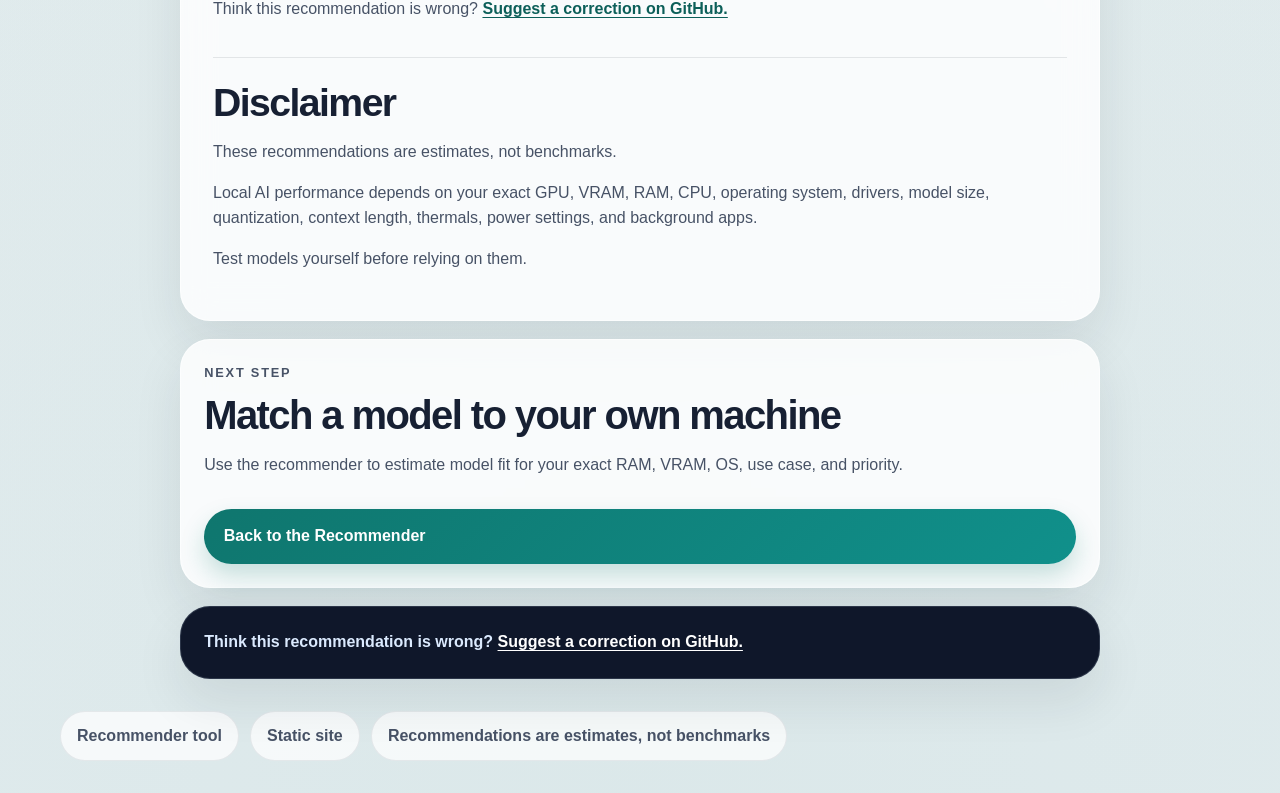
<file: best-local-ai-models-4gb-vram.html>
<!DOCTYPE html>
<html lang="en">
  <head>
    <meta charset="UTF-8" />
    <meta name="viewport" content="width=device-width, initial-scale=1.0" />
    <title>Best Local AI Models for 4GB VRAM: Practical Picks for Small GPUs</title>
    <meta
      name="description"
      content="Good local AI model starting points for 4GB VRAM GPUs. Learn what works, what to avoid, and which Ollama models to try first."
    />
    <link
      rel="canonical"
      href="https://meattacker.github.io/local-ai-model-recommender/best-local-ai-models-4gb-vram.html"
    />
    <meta property="og:type" content="article" />
    <meta
      property="og:title"
      content="Best Local AI Models for 4GB VRAM: Practical Picks for Small GPUs"
    />
    <meta
      property="og:description"
      content="Good local AI model starting points for 4GB VRAM GPUs. Learn what works, what to avoid, and which Ollama models to try first."
    />
    <meta
      property="og:url"
      content="https://meattacker.github.io/local-ai-model-recommender/best-local-ai-models-4gb-vram.html"
    />
    <meta property="og:site_name" content="Local AI Model Recommender" />
    <link rel="stylesheet" href="./styles.css" />
    <script type="application/ld+json">
      {
        "@context": "https://schema.org",
        "@type": "Article",
        "headline": "Best Local AI Models for 4GB VRAM: Practical Picks for Small GPUs",
        "description": "Good local AI model starting points for 4GB VRAM GPUs. Learn what works, what to avoid, and which Ollama models to try first.",
        "author": {
          "@type": "Organization",
          "name": "Local AI Model Recommender"
        },
        "publisher": {
          "@type": "Organization",
          "name": "Local AI Model Recommender"
        },
        "mainEntityOfPage": {
          "@type": "WebPage",
          "@id": "https://meattacker.github.io/local-ai-model-recommender/best-local-ai-models-4gb-vram.html"
        },
        "datePublished": "2026-05-01",
        "dateModified": "2026-05-01"
      }
    </script>
    <script type="application/ld+json">
      {
        "@context": "https://schema.org",
        "@type": "FAQPage",
        "mainEntity": [
          {
            "@type": "Question",
            "name": "Is 4GB VRAM enough for local AI?",
            "acceptedAnswer": {
              "@type": "Answer",
              "text": "Yes, 4GB VRAM is enough to experiment with small local AI models. It is best for 1B to 4B models, short prompts, and lightweight use. It is not ideal for large models or heavy workflows."
            }
          },
          {
            "@type": "Question",
            "name": "Can Ollama use a 4GB GPU?",
            "acceptedAnswer": {
              "@type": "Answer",
              "text": "Yes, Ollama can benefit from a supported GPU, but actual performance depends on the model, quantization, drivers, operating system, and whether the model fits well within available VRAM."
            }
          },
          {
            "@type": "Question",
            "name": "What is the best Ollama model for 4GB VRAM?",
            "acceptedAnswer": {
              "@type": "Answer",
              "text": "There is no single best model for every 4GB VRAM machine. Good starting points include llama3.2:1b, llama3.2:3b, phi3.5, gemma3:4b, qwen3:4b, and qwen2.5-coder:3b."
            }
          },
          {
            "@type": "Question",
            "name": "Can 4GB VRAM run 7B models?",
            "acceptedAnswer": {
              "@type": "Answer",
              "text": "Sometimes, depending on quantization, RAM, and system load. But 7B models are not the best starting point for beginners on 4GB VRAM. Start with 1B to 4B models first."
            }
          },
          {
            "@type": "Question",
            "name": "Is 4GB VRAM better than CPU-only?",
            "acceptedAnswer": {
              "@type": "Answer",
              "text": "Usually yes, if the GPU is supported and the model can use it well. But CPU, RAM, drivers, and operating system still matter."
            }
          },
          {
            "@type": "Question",
            "name": "Do I need 16GB RAM if I have 4GB VRAM?",
            "acceptedAnswer": {
              "@type": "Answer",
              "text": "You can start with 8GB RAM, but 16GB RAM gives much more breathing room. If you have 4GB VRAM and only 8GB RAM, upgrading RAM is often a useful first upgrade."
            }
          },
          {
            "@type": "Question",
            "name": "Can a GTX 1050 run Ollama?",
            "acceptedAnswer": {
              "@type": "Answer",
              "text": "A GTX 1050-style 4GB GPU can be useful for small model experiments, but performance depends on drivers, operating system, RAM, thermals, and model choice. Start with small 1B to 4B models."
            }
          },
          {
            "@type": "Question",
            "name": "Why is Ollama slow on my 4GB GPU?",
            "acceptedAnswer": {
              "@type": "Answer",
              "text": "Common reasons include a model that is too large, not enough system RAM, long context, limited VRAM, CPU fallback, old drivers, background apps, or thermal throttling."
            }
          },
          {
            "@type": "Question",
            "name": "Should I upgrade RAM or GPU first?",
            "acceptedAnswer": {
              "@type": "Answer",
              "text": "If you have only 8GB system RAM, upgrade to 16GB RAM first. If you already have enough RAM and want larger or faster models, then a GPU with more VRAM becomes more important."
            }
          },
          {
            "@type": "Question",
            "name": "What models should I avoid with 4GB VRAM?",
            "acceptedAnswer": {
              "@type": "Answer",
              "text": "Avoid starting with 13B+ models, very large coding models, huge-context workflows, heavy agents, and large vision tasks."
            }
          }
        ]
      }
    </script>
  </head>
  <body>
    <div class="page-shell">
      <a class="skip-link" href="#main-content">Skip to main content</a>
      <header class="hero article-hero">
        <nav class="topbar" aria-label="Primary">
          <a class="brand" href="./index.html">
            <span class="brand-mark" aria-hidden="true">AI</span>
            <span>Local AI Model Recommender</span>
          </a>
          <div class="topbar-links">
            <a href="./index.html" class="ghost-link">Tool</a>
            <a href="#faq" class="ghost-link">FAQ</a>
          </div>
        </nav>

        <div class="hero-copy article-hero-copy">
          <p class="eyebrow">4GB VRAM guide</p>
          <h1>Best Local AI Models for 4GB VRAM</h1>
          <p class="hero-text">
            Practical model picks, limits, commands, and upgrade advice for
            small GPUs.
          </p>
          <div class="hero-actions">
            <a href="./index.html" class="button button-primary">Use the Recommender</a>
            <a href="#direct-answer" class="button button-secondary">See Model Picks</a>
          </div>
        </div>
      </header>

      <main class="main-content article-main" id="main-content">
        <article class="card article-card">
          <p>
            If you have a GPU with <strong>4GB VRAM</strong>, you are probably
            wondering:
          </p>
          <blockquote>
            <p>Can I actually run local AI models on this?</p>
          </blockquote>
          <p>The answer is yes, but with limits.</p>
          <p>
            4GB VRAM is common on older gaming laptops, budget desktop GPUs,
            small homelab machines, and older cards like GTX 1050-style
            hardware. It is much better than having no dedicated GPU at all, but
            it is still limited by modern local AI standards.
          </p>
          <p>
            Your 4GB GPU is not useless. You just need to choose models
            carefully.
          </p>
          <p>
            This guide covers practical local AI model starting points for 4GB
            VRAM, what to avoid, Ollama commands to try, and when upgrading RAM
            or GPU makes sense.
          </p>

          <section id="direct-answer">
            <h2>Direct Answer</h2>
            <p>
              With <strong>4GB VRAM</strong>, you should start with small
              <strong>1B-4B models</strong>.
            </p>
            <p>Good local AI models to try first include:</p>
            <div class="article-table-wrap">
              <table class="article-table">
                <thead>
                  <tr>
                    <th scope="col">Model</th>
                    <th scope="col">Good For</th>
                    <th scope="col">Why Try It</th>
                  </tr>
                </thead>
                <tbody>
                  <tr>
                    <td><code>llama3.2:1b</code></td>
                    <td>First setup test</td>
                    <td>Very small and easy to try</td>
                  </tr>
                  <tr>
                    <td><code>llama3.2:3b</code></td>
                    <td>General chat</td>
                    <td>Good beginner balance</td>
                  </tr>
                  <tr>
                    <td><code>phi3.5</code></td>
                    <td>Lightweight reasoning</td>
                    <td>Small assistant-style model</td>
                  </tr>
                  <tr>
                    <td><code>gemma3:4b</code></td>
                    <td>General chat, study, summaries</td>
                    <td>Stronger general option if your system handles it</td>
                  </tr>
                  <tr>
                    <td><code>qwen3:4b</code></td>
                    <td>Reasoning and technical help</td>
                    <td>Useful but may feel heavier</td>
                  </tr>
                  <tr>
                    <td><code>qwen2.5-coder:3b</code></td>
                    <td>Coding help</td>
                    <td>Coding-focused option for small GPUs</td>
                  </tr>
                </tbody>
              </table>
            </div>
            <p>
              Some 7B models may run depending on quantization, system RAM,
              context length, and background apps, but they are not the best
              starting point for beginners.
            </p>
            <p>4GB VRAM helps, but it does not remove hardware limits.</p>
            <p>Performance depends on:</p>
            <ul>
              <li>model size</li>
              <li>quantization</li>
              <li>context length</li>
              <li>system RAM</li>
              <li>CPU</li>
              <li>GPU drivers</li>
              <li>operating system</li>
              <li>background apps</li>
              <li>thermals and power limits</li>
            </ul>
            <p>
              Ollama's library lists small model options such as Llama 3.2 in 1B
              and 3B sizes, Gemma 3 in 4B size, Qwen3 in 4B size, Phi-3.5, and
              Qwen2.5-Coder 3B, which makes them reasonable starting candidates
              for a 4GB VRAM machine.
            </p>
          </section>

          <section>
            <h2>What 4GB VRAM Means for Local AI</h2>
            <p>VRAM is the memory on your GPU.</p>
            <p>
              When local AI runs with GPU support, VRAM helps keep model data on
              the GPU. This can improve responsiveness compared to CPU-only
              inference, especially when the model fits well.
            </p>
            <p>
              But 4GB VRAM is still a small amount for modern local AI.
            </p>
            <p>A practical way to think about it:</p>
            <div class="article-table-wrap">
              <table class="article-table">
                <thead>
                  <tr>
                    <th scope="col">VRAM</th>
                    <th scope="col">Practical Meaning</th>
                  </tr>
                </thead>
                <tbody>
                  <tr>
                    <td>No dedicated VRAM</td>
                    <td>CPU-only or mostly CPU-based local AI</td>
                  </tr>
                  <tr>
                    <td>4GB VRAM</td>
                    <td>Useful for small models, still limited</td>
                  </tr>
                  <tr>
                    <td>8GB VRAM</td>
                    <td>Better for 7B/8B-class experiments</td>
                  </tr>
                  <tr>
                    <td>12GB+ VRAM</td>
                    <td>More comfortable for larger local AI use</td>
                  </tr>
                  <tr>
                    <td>16GB+ VRAM</td>
                    <td>Stronger local AI workstation territory</td>
                  </tr>
                </tbody>
              </table>
            </div>
            <blockquote>
              <p>4GB VRAM is enough to experiment, not enough to ignore limits.</p>
            </blockquote>
            <p>
              You should not assume that every model with a small-looking file
              size will run smoothly. System RAM, quantization, context length,
              and background apps still matter.
            </p>
          </section>

          <section>
            <h2>What Hardware Usually Has 4GB VRAM?</h2>
            <p>4GB VRAM is common in older or budget hardware.</p>
            <p>Examples include:</p>
            <div class="article-table-wrap">
              <table class="article-table">
                <thead>
                  <tr>
                    <th scope="col">Hardware Type</th>
                    <th scope="col">What to Expect</th>
                  </tr>
                </thead>
                <tbody>
                  <tr>
                    <td>Old gaming laptops</td>
                    <td>Can test small models, but watch heat and drivers</td>
                  </tr>
                  <tr>
                    <td>GTX 1050 / GTX 1650-style GPUs</td>
                    <td>Useful for small models, limited for larger ones</td>
                  </tr>
                  <tr>
                    <td>Budget desktop GPUs</td>
                    <td>Good for experimentation</td>
                  </tr>
                  <tr>
                    <td>Homelab GPUs</td>
                    <td>Useful if power and heat are managed</td>
                  </tr>
                  <tr>
                    <td>Integrated graphics</td>
                    <td>Usually not the same as dedicated 4GB VRAM</td>
                  </tr>
                </tbody>
              </table>
            </div>
            <p>This does not mean every 4GB GPU performs the same.</p>
            <p>
              A laptop GPU may behave differently from a desktop GPU. Driver
              support, operating system, thermal throttling, CPU speed, and
              system RAM all affect the final experience.
            </p>
          </section>

          <section>
            <h2>Best Models to Start With on 4GB VRAM</h2>
            <h3>1. <code>llama3.2:1b</code></h3>
            <p><code>llama3.2:1b</code> is a good first setup test.</p>
            <p>Use it for:</p>
            <ul>
              <li>confirming Ollama works</li>
              <li>checking basic speed</li>
              <li>testing very weak systems</li>
              <li>learning local AI basics</li>
            </ul>
            <p>Command:</p>
            <pre><code>ollama pull llama3.2:1b
ollama run llama3.2:1b</code></pre>
            <p>
              This is not the strongest model, but it is small and useful as a
              first checkpoint.
            </p>

            <h3>2. <code>llama3.2:3b</code></h3>
            <p>
              <code>llama3.2:3b</code> is a better general-purpose beginner
              model.
            </p>
            <p>Use it for:</p>
            <ul>
              <li>general chat</li>
              <li>summaries</li>
              <li>simple explanations</li>
              <li>rewriting</li>
              <li>short assistant tasks</li>
            </ul>
            <p>Command:</p>
            <pre><code>ollama pull llama3.2:3b
ollama run llama3.2:3b</code></pre>
            <p>
              If you only want one general model to test after the tiny option,
              this is a good candidate.
            </p>
            <p>
              Ollama lists Llama 3.2 as a model family with 1B and 3B sizes, and
              describes the 3B option as useful for tasks such as instruction
              following, summarization, prompt rewriting, and tool use.
            </p>

            <h3>3. <code>phi3.5</code></h3>
            <p><code>phi3.5</code> is a lightweight model worth testing on small GPUs.</p>
            <p>Use it for:</p>
            <ul>
              <li>short answers</li>
              <li>lightweight reasoning</li>
              <li>simple assistant tasks</li>
              <li>short explanations</li>
              <li>basic study help</li>
            </ul>
            <p>Command:</p>
            <pre><code>ollama pull phi3.5
ollama run phi3.5</code></pre>
            <p>
              Ollama describes Phi-3.5-mini as a lightweight open model with
              reasoning-focused data, which makes it a reasonable small-model
              candidate for weak hardware testing.
            </p>

            <h3>4. <code>gemma3:4b</code></h3>
            <p>
              <code>gemma3:4b</code> is a stronger general-purpose option if
              your system handles smaller models well.
            </p>
            <p>Use it for:</p>
            <ul>
              <li>general chat</li>
              <li>study help</li>
              <li>summaries</li>
              <li>explanations</li>
              <li>brainstorming</li>
            </ul>
            <p>Command:</p>
            <pre><code>ollama pull gemma3:4b
ollama run gemma3:4b</code></pre>
            <p>
              Gemma 3 is listed by Ollama in multiple sizes including 4B, and
              Ollama describes the family as lightweight and suitable for
              resource-limited devices.
            </p>

            <h3>5. <code>qwen3:4b</code></h3>
            <p>
              <code>qwen3:4b</code> can be useful for reasoning, technical
              questions, and coding-style prompts.
            </p>
            <p>Use it for:</p>
            <ul>
              <li>structured answers</li>
              <li>technical explanations</li>
              <li>debugging help</li>
              <li>reasoning prompts</li>
              <li>coding-style questions</li>
            </ul>
            <p>Command:</p>
            <pre><code>ollama pull qwen3:4b
ollama run qwen3:4b</code></pre>
            <p>
              Qwen3 has a 4B option in Ollama's library, alongside much larger
              models. For a 4GB VRAM machine, the 4B option is a much more
              realistic starting point than the larger Qwen3 models.
            </p>

            <h3>6. <code>qwen2.5-coder:3b</code></h3>
            <p>If your main goal is coding help, try <code>qwen2.5-coder:3b</code>.</p>
            <p>Use it for:</p>
            <ul>
              <li>explaining code snippets</li>
              <li>debugging small errors</li>
              <li>writing small functions</li>
              <li>understanding shell commands</li>
              <li>beginner coding help</li>
            </ul>
            <p>Command:</p>
            <pre><code>ollama pull qwen2.5-coder:3b
ollama run qwen2.5-coder:3b</code></pre>
            <p>
              Qwen2.5-Coder has a 3B option in Ollama's library, making it a
              useful coding-focused model to test before trying heavier 7B+
              coding models.
            </p>
          </section>

          <section>
            <h2>Can 4GB VRAM Run 7B Models?</h2>
            <p>Sometimes, but it should not be the first thing beginners try.</p>
            <p>Whether a 7B model works well depends on:</p>
            <ul>
              <li>quantization</li>
              <li>available system RAM</li>
              <li>context length</li>
              <li>CPU speed</li>
              <li>GPU driver support</li>
              <li>operating system</li>
              <li>background apps</li>
              <li>whether the model spills into system RAM or CPU</li>
            </ul>
            <p>
              A 7B model may technically run but feel slow or unstable. It may
              also leave very little room for normal multitasking.
            </p>
            <p>For most beginners with 4GB VRAM, the better path is:</p>
            <pre><code>Start with 1B-4B models.
Only test 7B models after you know your system is stable.</code></pre>
            <p>
              If your system has only 4GB VRAM and 8GB RAM, be especially
              careful. That setup can work for small models, but it does not
              give much breathing room.
            </p>
          </section>

          <section>
            <h2>What to Avoid With 4GB VRAM</h2>
            <p>On a 4GB VRAM machine, avoid starting with:</p>
            <div class="article-table-wrap">
              <table class="article-table">
                <thead>
                  <tr>
                    <th scope="col">Avoid</th>
                    <th scope="col">Why</th>
                  </tr>
                </thead>
                <tbody>
                  <tr>
                    <td>13B+ models</td>
                    <td>Usually too heavy</td>
                  </tr>
                  <tr>
                    <td>Huge context windows</td>
                    <td>Memory usage rises quickly</td>
                  </tr>
                  <tr>
                    <td>Large coding agents</td>
                    <td>More context and tool calls</td>
                  </tr>
                  <tr>
                    <td>Large vision workflows</td>
                    <td>Image input can add overhead</td>
                  </tr>
                  <tr>
                    <td>Running many AI tools together</td>
                    <td>VRAM/RAM pressure</td>
                  </tr>
                  <tr>
                    <td>Expecting cloud-model speed</td>
                    <td>Small GPUs have limits</td>
                  </tr>
                  <tr>
                    <td>Judging from first load only</td>
                    <td>First response may be slower</td>
                  </tr>
                </tbody>
              </table>
            </div>
            <p>A common mistake is thinking:</p>
            <blockquote>
              <p>My GPU has 4GB VRAM, so any small-looking model should run well.</p>
            </blockquote>
            <p>That is not always true.</p>
            <p>
              VRAM is only one part of the system. Your RAM, CPU, drivers,
              quantization, and context length all matter.
            </p>
          </section>

          <section>
            <h2>Recommended Ollama Commands</h2>
            <h3>First tiny model test</h3>
            <pre><code>ollama pull llama3.2:1b
ollama run llama3.2:1b</code></pre>
            <h3>General beginner model</h3>
            <pre><code>ollama pull llama3.2:3b
ollama run llama3.2:3b</code></pre>
            <h3>Lightweight assistant model</h3>
            <pre><code>ollama pull phi3.5
ollama run phi3.5</code></pre>
            <h3>General 4B model</h3>
            <pre><code>ollama pull gemma3:4b
ollama run gemma3:4b</code></pre>
            <h3>Reasoning / technical 4B model</h3>
            <pre><code>ollama pull qwen3:4b
ollama run qwen3:4b</code></pre>
            <h3>Coding-focused small model</h3>
            <pre><code>ollama pull qwen2.5-coder:3b
ollama run qwen2.5-coder:3b</code></pre>
            <h3>Utility commands</h3>
            <pre><code>ollama list
ollama ps
ollama rm model-name</code></pre>
            <p>Example:</p>
            <pre><code>ollama rm llama3.2:1b</code></pre>
          </section>

          <section>
            <h2>Tips to Make 4GB VRAM Work Better</h2>
            <h3>1. Close GPU-heavy apps</h3>
            <p>Before testing local AI, close:</p>
            <ul>
              <li>games</li>
              <li>video editors</li>
              <li>3D tools</li>
              <li>GPU-heavy browser tabs</li>
              <li>other AI tools</li>
              <li>unnecessary background services</li>
            </ul>
            <p>4GB VRAM can fill quickly.</p>

            <h3>2. Close RAM-heavy apps too</h3>
            <p>VRAM matters, but system RAM still matters.</p>
            <p>Close:</p>
            <ul>
              <li>extra browser tabs</li>
              <li>virtual machines</li>
              <li>unnecessary Docker containers</li>
              <li>heavy IDE windows</li>
              <li>background apps you are not using</li>
            </ul>
            <p>This is especially important if you only have 8GB system RAM.</p>

            <h3>3. Test in terminal before Open WebUI</h3>
            <p>Open WebUI is useful, but it adds overhead.</p>
            <p>First test directly:</p>
            <pre><code>ollama run llama3.2:3b</code></pre>
            <p>Then try Open WebUI after you know the model works.</p>

            <h3>4. Keep context short</h3>
            <p>Avoid pasting:</p>
            <ul>
              <li>huge PDFs</li>
              <li>entire codebases</li>
              <li>long logs</li>
              <li>large documents</li>
              <li>long conversations</li>
            </ul>
            <p>
              A model that feels fine with a short prompt may become slow with a
              huge prompt.
            </p>

            <h3>5. Use one model at a time</h3>
            <p>Check what is running:</p>
            <pre><code>ollama ps</code></pre>
            <p>Avoid loading multiple models while testing weak hardware.</p>

            <h3>6. Watch heat on old gaming laptops</h3>
            <p>Old gaming laptops can throttle when hot.</p>
            <p>For better results:</p>
            <ul>
              <li>keep the laptop plugged in</li>
              <li>use a hard surface</li>
              <li>avoid blocking vents</li>
              <li>clean dust if needed</li>
              <li>avoid long heavy runs on battery power</li>
            </ul>

            <h3>7. Update GPU drivers if needed</h3>
            <p>Driver issues can affect whether GPU acceleration works properly.</p>
            <p>If Ollama seems slower than expected, check:</p>
            <ul>
              <li>GPU drivers</li>
              <li>operating system updates</li>
              <li>whether Ollama is actually using the GPU</li>
              <li>whether another app is using VRAM</li>
            </ul>
          </section>

          <section>
            <h2>4GB VRAM + 8GB RAM vs 4GB VRAM + 16GB RAM</h2>
            <p>4GB VRAM does not tell the whole story. System RAM still matters a lot.</p>
            <div class="article-table-wrap">
              <table class="article-table">
                <thead>
                  <tr>
                    <th scope="col">Setup</th>
                    <th scope="col">What to Expect</th>
                  </tr>
                </thead>
                <tbody>
                  <tr>
                    <td>4GB VRAM + 8GB RAM</td>
                    <td>Small models, short prompts, limited multitasking</td>
                  </tr>
                  <tr>
                    <td>4GB VRAM + 16GB RAM</td>
                    <td>Better breathing room, more practical</td>
                  </tr>
                  <tr>
                    <td>4GB VRAM + 32GB RAM</td>
                    <td>More multitasking, but VRAM still limits GPU-side model size</td>
                  </tr>
                </tbody>
              </table>
            </div>
            <p>
              If your setup is <strong>8GB RAM and 4GB VRAM</strong>, read:
              <a href="./best-ollama-models-8gb-ram-4gb-vram.html">
                Best Ollama Models for 8GB RAM and 4GB VRAM
              </a>.
            </p>
            <p>
              For broader RAM planning, read:
              <a href="./how-much-ram-do-you-need-for-ollama.html">
                How Much RAM Do You Need for Ollama?
              </a>
            </p>
          </section>

          <section>
            <h2>Upgrade Advice</h2>
            <p>If you already have a 4GB VRAM GPU, do not rush to replace it immediately.</p>
            <p>Test small models first.</p>
            <div class="article-table-wrap">
              <table class="article-table">
                <thead>
                  <tr>
                    <th scope="col">Upgrade</th>
                    <th scope="col">Why It Helps</th>
                  </tr>
                </thead>
                <tbody>
                  <tr>
                    <td>8GB -> 16GB RAM</td>
                    <td>Best first upgrade if system RAM is low</td>
                  </tr>
                  <tr>
                    <td>4GB -> 8GB VRAM GPU</td>
                    <td>More room for 7B/8B models</td>
                  </tr>
                  <tr>
                    <td>SSD</td>
                    <td>Improves system responsiveness</td>
                  </tr>
                  <tr>
                    <td>Better cooling</td>
                    <td>Helps old laptops avoid throttling</td>
                  </tr>
                  <tr>
                    <td>32GB RAM</td>
                    <td>Better for multitasking and larger experiments</td>
                  </tr>
                </tbody>
              </table>
            </div>
            <p>
              If you have <strong>4GB VRAM but only 8GB system RAM</strong>,
              upgrading RAM to 16GB is often a better first move than
              immediately buying a new GPU.
            </p>
            <p>
              If you already have 16GB or 32GB RAM and still want larger/faster
              models, then a GPU with more VRAM becomes more important.
            </p>
          </section>

          <section id="faq">
            <h2>FAQ</h2>
            <h3>Is 4GB VRAM enough for local AI?</h3>
            <p>
              Yes, 4GB VRAM is enough to experiment with small local AI models.
              It is best for 1B-4B models, short prompts, and lightweight use.
              It is not ideal for large models or heavy workflows.
            </p>

            <h3>Can Ollama use a 4GB GPU?</h3>
            <p>
              Yes, Ollama can benefit from a supported GPU, but actual
              performance depends on the model, quantization, drivers, operating
              system, and whether the model fits well within available VRAM.
            </p>

            <h3>What is the best Ollama model for 4GB VRAM?</h3>
            <p>
              There is no single best model for every 4GB VRAM machine. Good
              starting points include <code>llama3.2:1b</code>,
              <code>llama3.2:3b</code>, <code>phi3.5</code>,
              <code>gemma3:4b</code>, <code>qwen3:4b</code>, and
              <code>qwen2.5-coder:3b</code>.
            </p>

            <h3>Can 4GB VRAM run 7B models?</h3>
            <p>
              Sometimes, depending on quantization, RAM, and system load. But 7B
              models are not the best starting point for beginners on 4GB VRAM.
              Start with 1B-4B models first.
            </p>

            <h3>Is 4GB VRAM better than CPU-only?</h3>
            <p>
              Usually yes, if the GPU is supported and the model can use it
              well. But CPU, RAM, drivers, and operating system still matter.
            </p>

            <h3>Do I need 16GB RAM if I have 4GB VRAM?</h3>
            <p>
              You can start with 8GB RAM, but 16GB RAM gives much more breathing
              room. If you have 4GB VRAM and only 8GB RAM, upgrading RAM is
              often a useful first upgrade.
            </p>

            <h3>Can a GTX 1050 run Ollama?</h3>
            <p>
              A GTX 1050-style 4GB GPU can be useful for small model
              experiments, but performance depends on drivers, operating system,
              RAM, thermals, and model choice. Start with small 1B-4B models.
            </p>

            <h3>Why is Ollama slow on my 4GB GPU?</h3>
            <p>
              Common reasons include a model that is too large, not enough
              system RAM, long context, limited VRAM, CPU fallback, old drivers,
              background apps, or thermal throttling.
            </p>

            <h3>Should I upgrade RAM or GPU first?</h3>
            <p>
              If you have only 8GB system RAM, upgrade to 16GB RAM first. If you
              already have enough RAM and want larger or faster models, then a
              GPU with more VRAM becomes more important.
            </p>

            <h3>What models should I avoid with 4GB VRAM?</h3>
            <p>
              Avoid starting with 13B+ models, very large coding models,
              huge-context workflows, heavy agents, and large vision tasks.
            </p>
          </section>

          <section class="article-cta">
            <h2>Try the Local AI Model Recommender</h2>
            <p>Not sure what your 4GB VRAM machine can run?</p>
            <p>
              Enter your RAM, VRAM, operating system, use case, and priority.
              The tool gives you model suggestions, Ollama commands, warnings,
              setup tips, upgrade advice, a beginner checklist, and shareable
              result links.
            </p>
            <a
              class="button button-primary"
              href="https://meattacker.github.io/local-ai-model-recommender/"
            >
              Try the Recommender
            </a>
          </section>

          <section>
            <h2>Related Guides</h2>
            <p>
              If you are checking whether your machine can run local AI at all,
              read:
              <a href="./can-my-laptop-run-local-ai.html">
                Can My Laptop Run Local AI?
              </a>
            </p>
            <p>
              If you have 8GB RAM and 4GB VRAM, read:
              <a href="./best-ollama-models-8gb-ram-4gb-vram.html">
                Best Ollama Models for 8GB RAM and 4GB VRAM
              </a>
            </p>
            <p>
              If your 4GB GPU system also has 16GB RAM, read:
              <a href="./best-ollama-models-16gb-ram.html">
                Best Ollama Models for 16GB RAM
              </a>.
            </p>
            <p>
              For broader memory planning, read:
              <a href="./how-much-ram-do-you-need-for-ollama.html">
                How Much RAM Do You Need for Ollama?
              </a>
            </p>
            <p>
              If you are testing an 8GB RAM laptop, read:
              <a href="./can-ollama-run-on-8gb-ram.html">
                Can Ollama Run on 8GB RAM?
              </a>
            </p>
            <p>
              If your main use case is coding, read:
              <a href="./best-ollama-models-for-coding-on-low-end-pcs.html">
                Best Ollama Models for Coding on Low-End PCs
              </a>.
            </p>
          </section>

          <section>
            <h2>Feedback</h2>
            <p>
              Think this recommendation is wrong?
              <a href="https://github.com/meattacker/local-ai-model-recommender/issues">
                Suggest a correction on GitHub.
              </a>
            </p>
          </section>

          <section>
            <h2>Disclaimer</h2>
            <p>These recommendations are estimates, not benchmarks.</p>
            <p>
              Local AI performance depends on your exact GPU, VRAM, RAM, CPU,
              operating system, drivers, model size, quantization, context
              length, thermals, power settings, and background apps.
            </p>
            <p>Test models yourself before relying on them.</p>
          </section>
        </article>

        <section class="card article-bottom-nav">
          <div class="section-heading">
            <p class="eyebrow">Next step</p>
            <h2>Match a model to your own machine</h2>
            <p>
              Use the recommender to estimate model fit for your exact RAM,
              VRAM, OS, use case, and priority.
            </p>
          </div>
          <a href="./index.html" class="button button-primary">Back to the Recommender</a>
        </section>

        <section class="card feedback-card" aria-label="Feedback">
          <p>
            Think this recommendation is wrong?
            <a href="https://github.com/meattacker/local-ai-model-recommender/issues">
              Suggest a correction on GitHub.
            </a>
          </p>
        </section>
      </main>

      <footer class="site-footer">
        <a class="footer-pill" href="./index.html">Recommender tool</a>
        <div class="footer-pill">Static site</div>
        <div class="footer-pill">Recommendations are estimates, not benchmarks</div>
      </footer>
    </div>
    <!-- Cloudflare Web Analytics --><script defer src='https://static.cloudflareinsights.com/beacon.min.js' data-cf-beacon='{"token": "9627f5c90aa14c988069e39d1c63aba9"}'></script><!-- End Cloudflare Web Analytics -->
  </body>
</html>
</file>
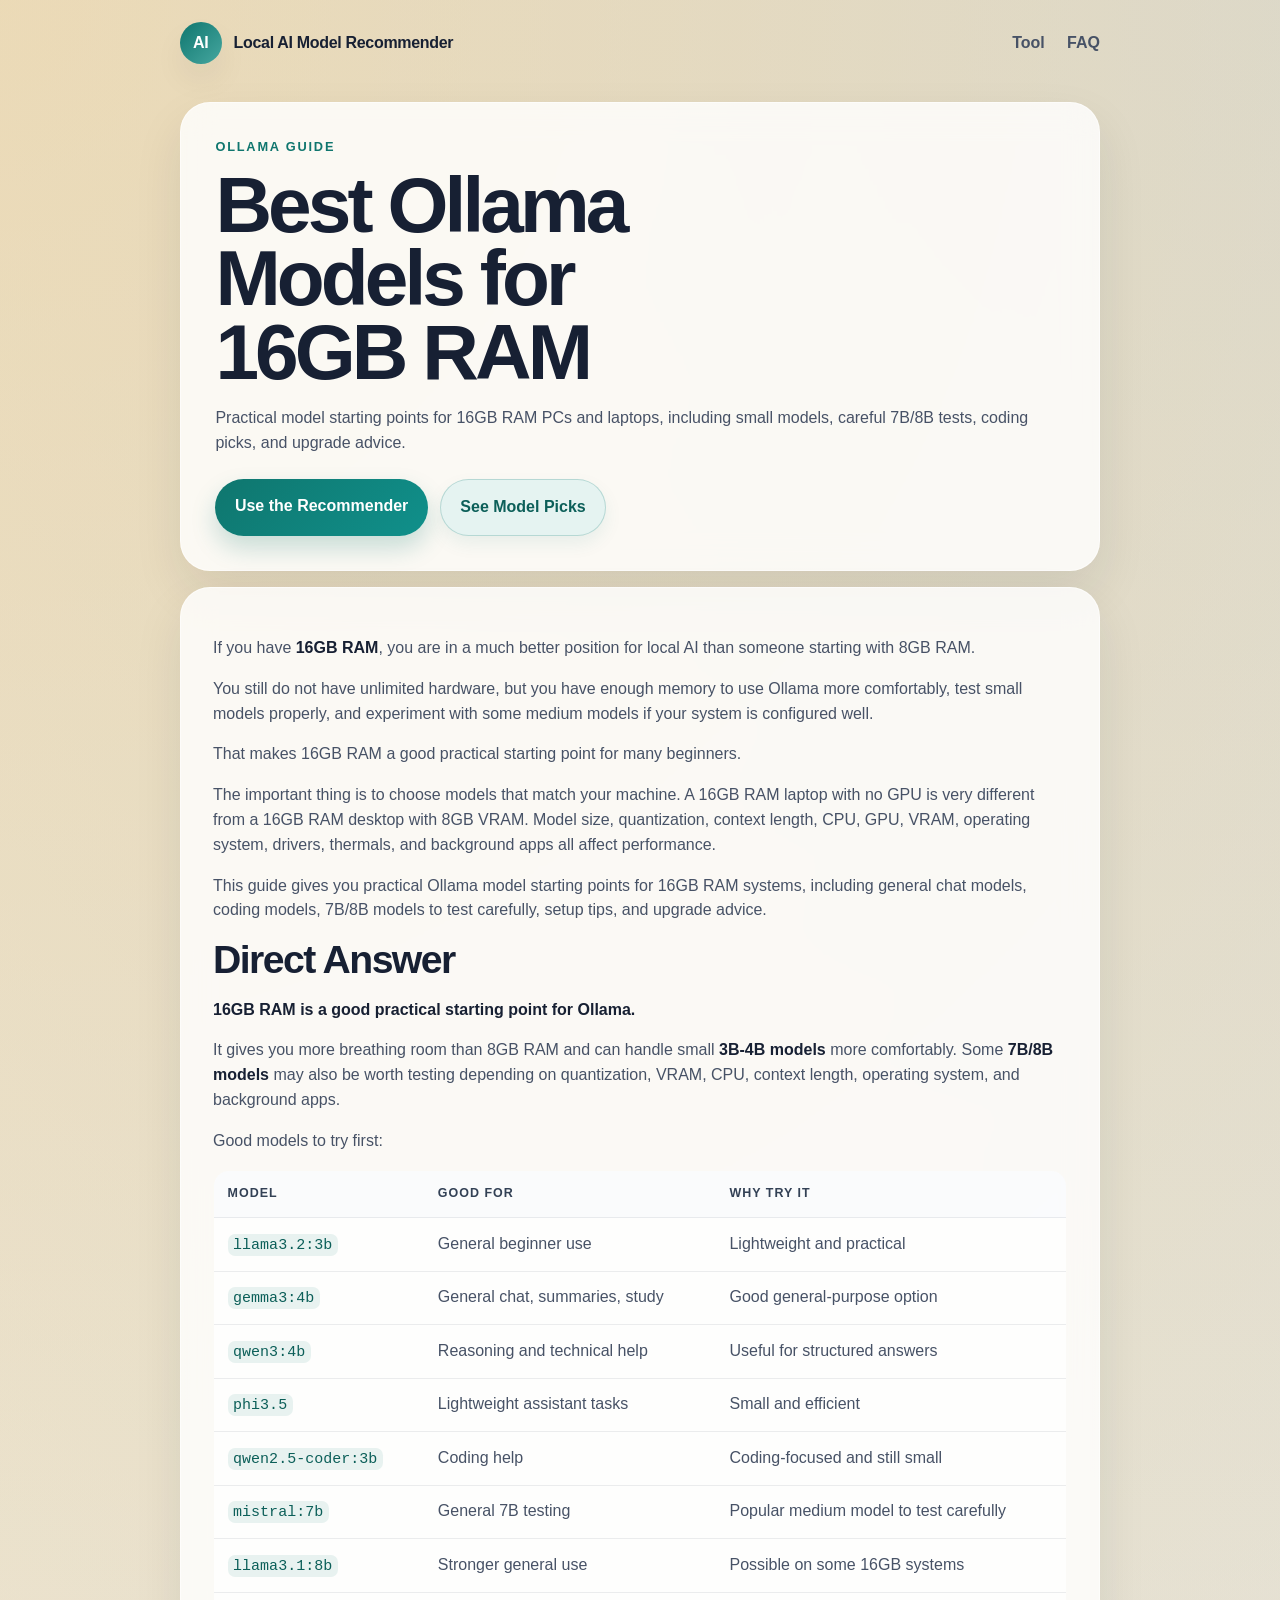
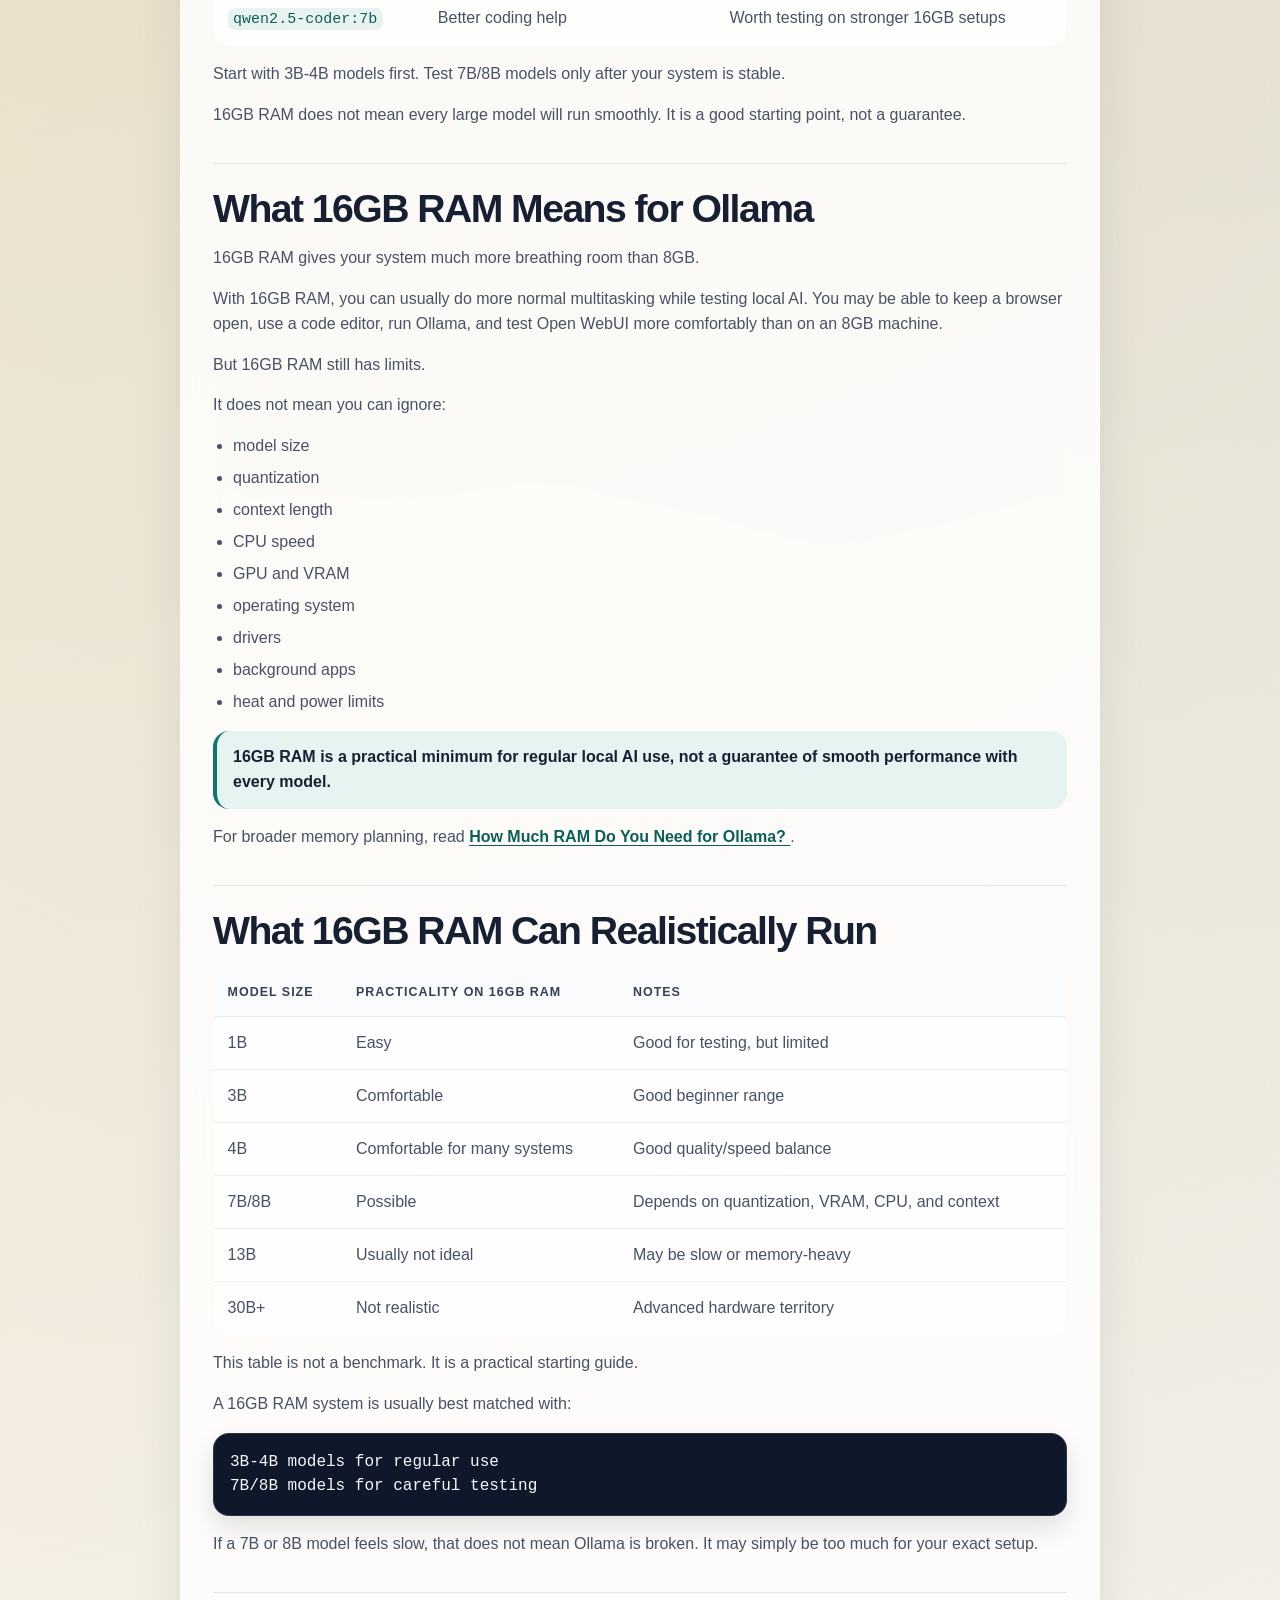
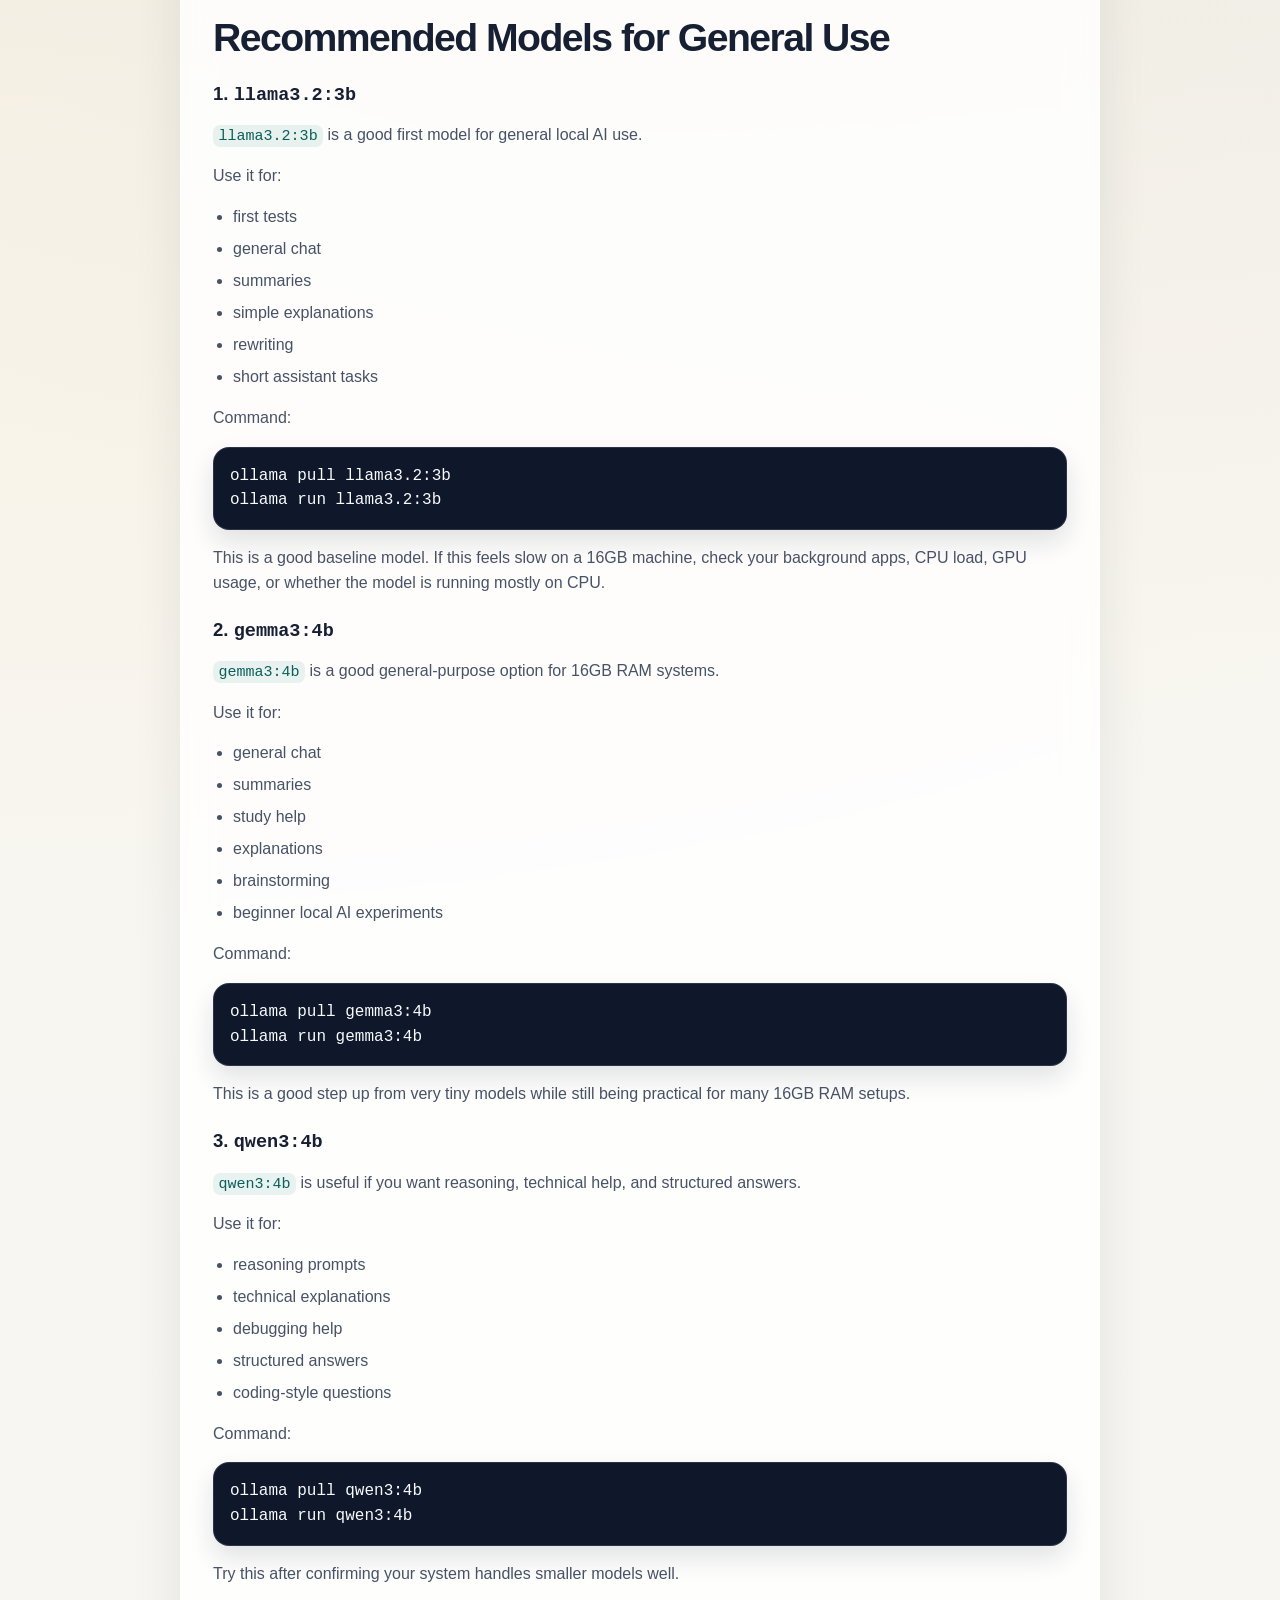
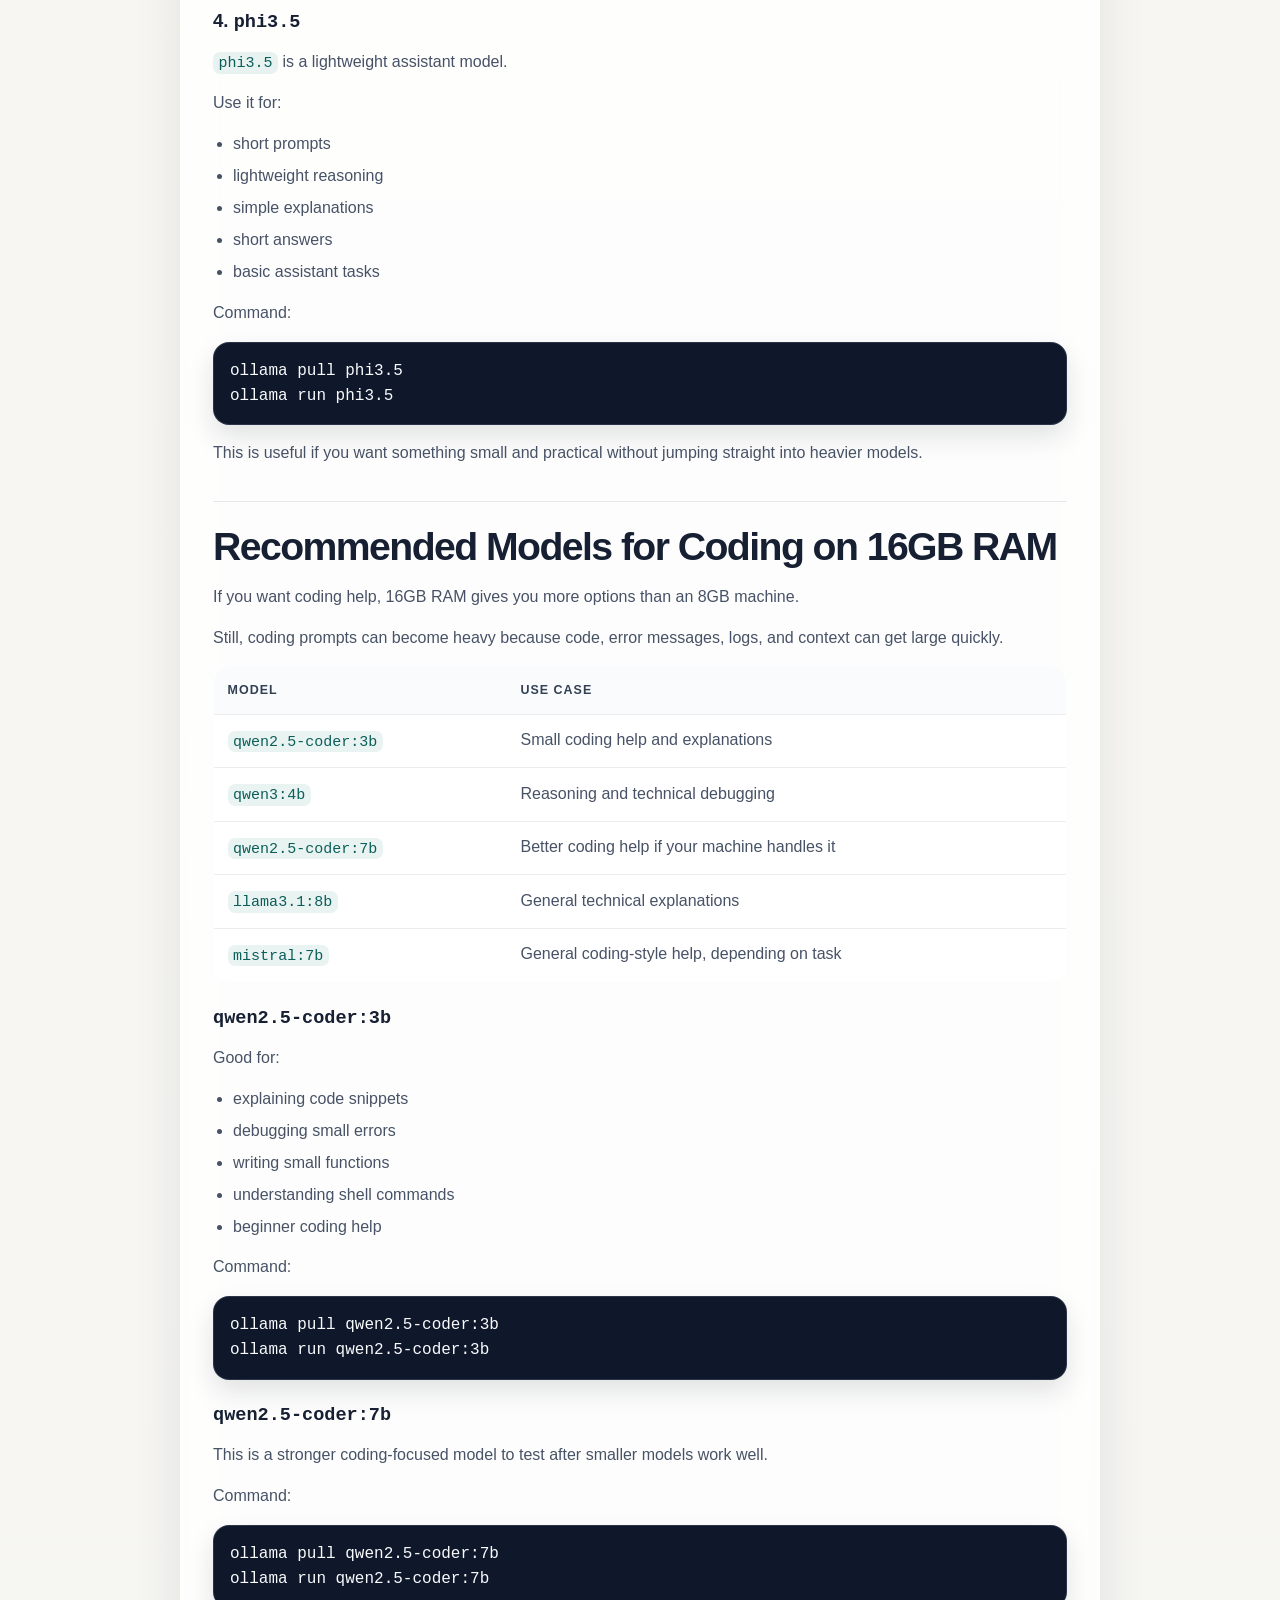
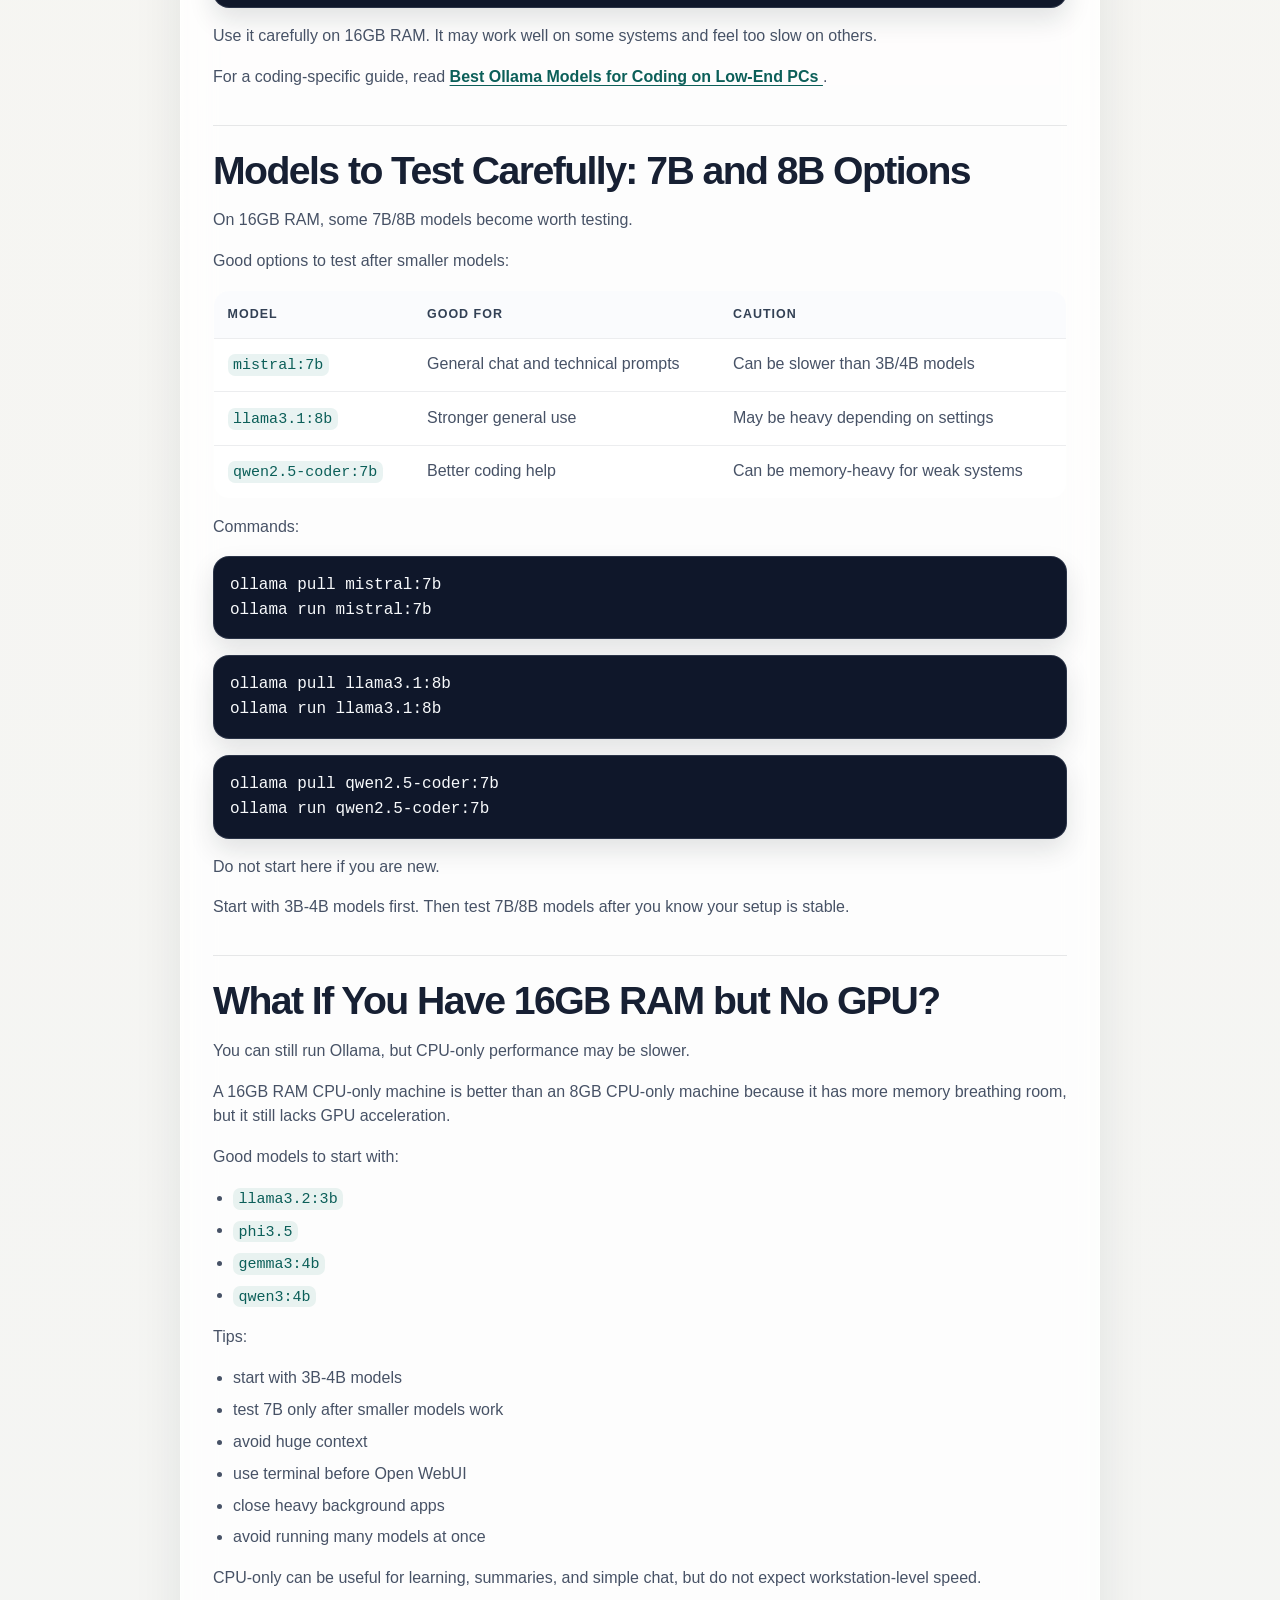
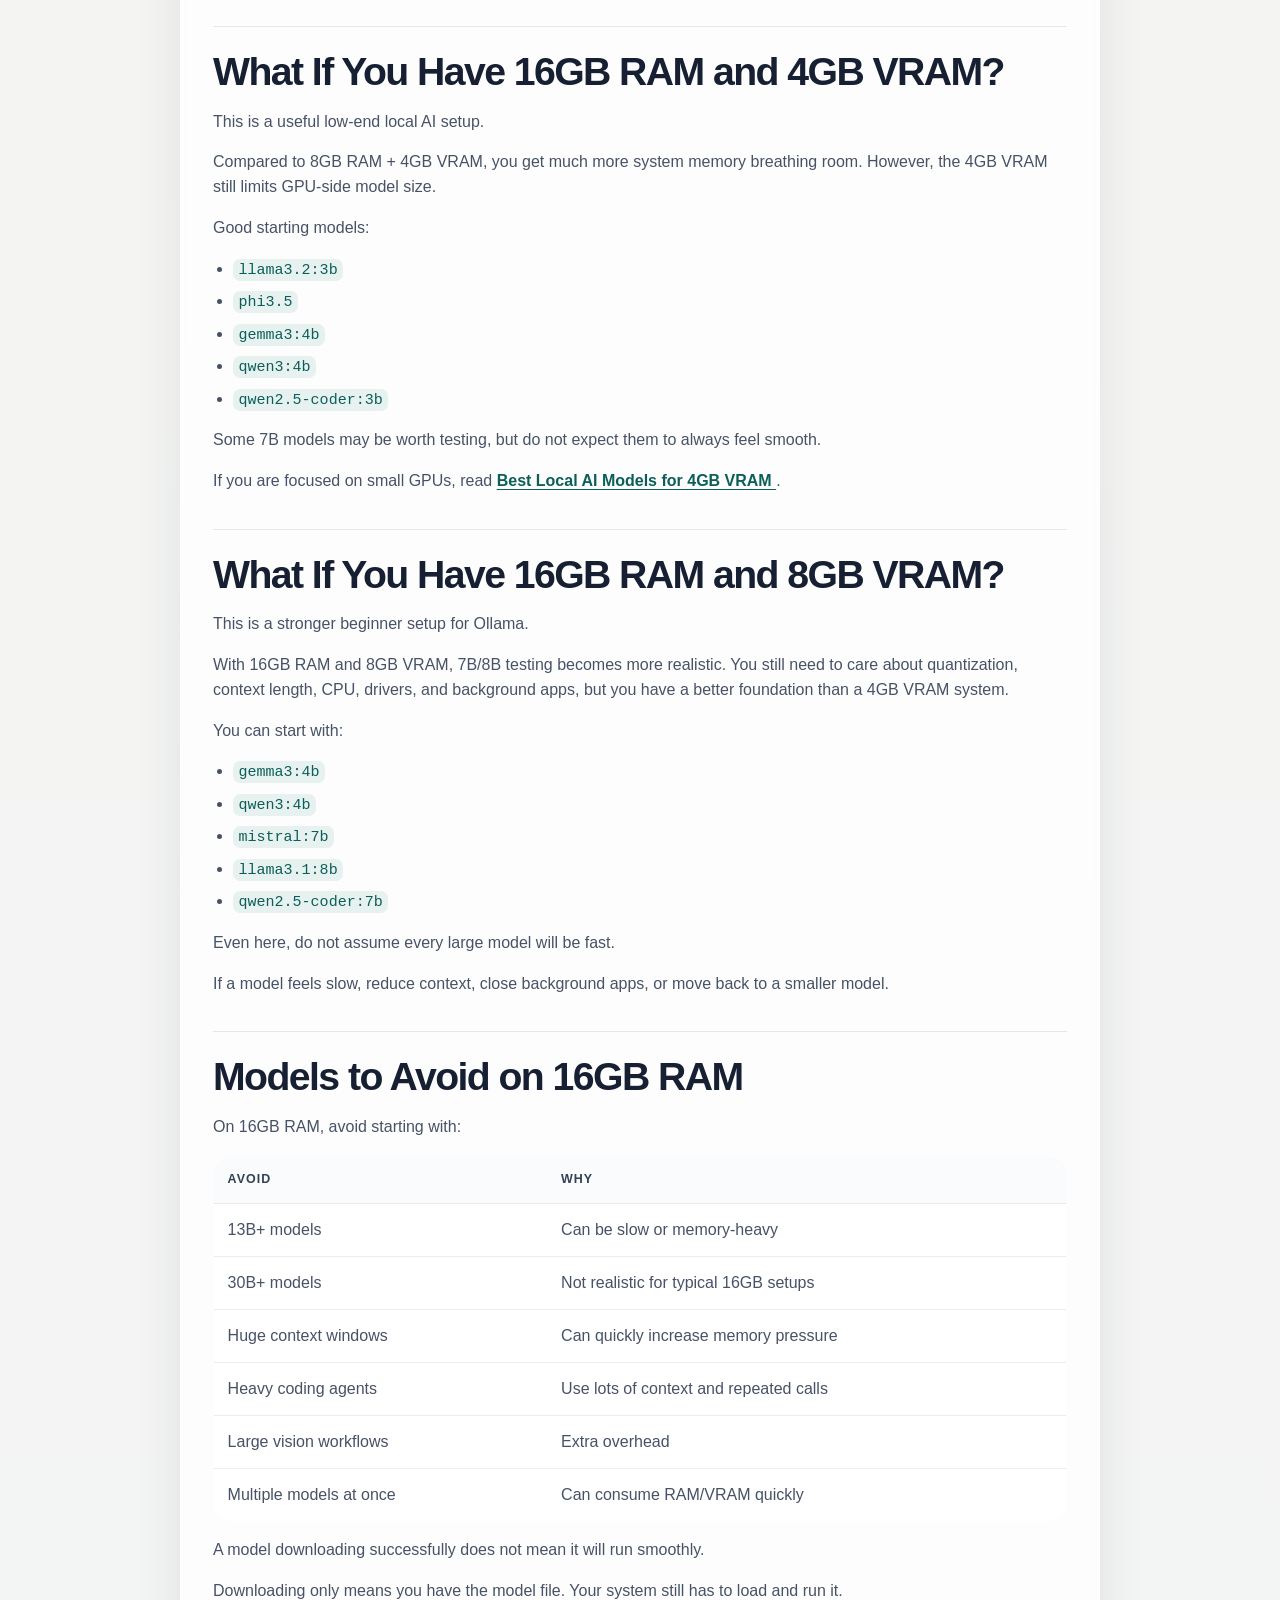
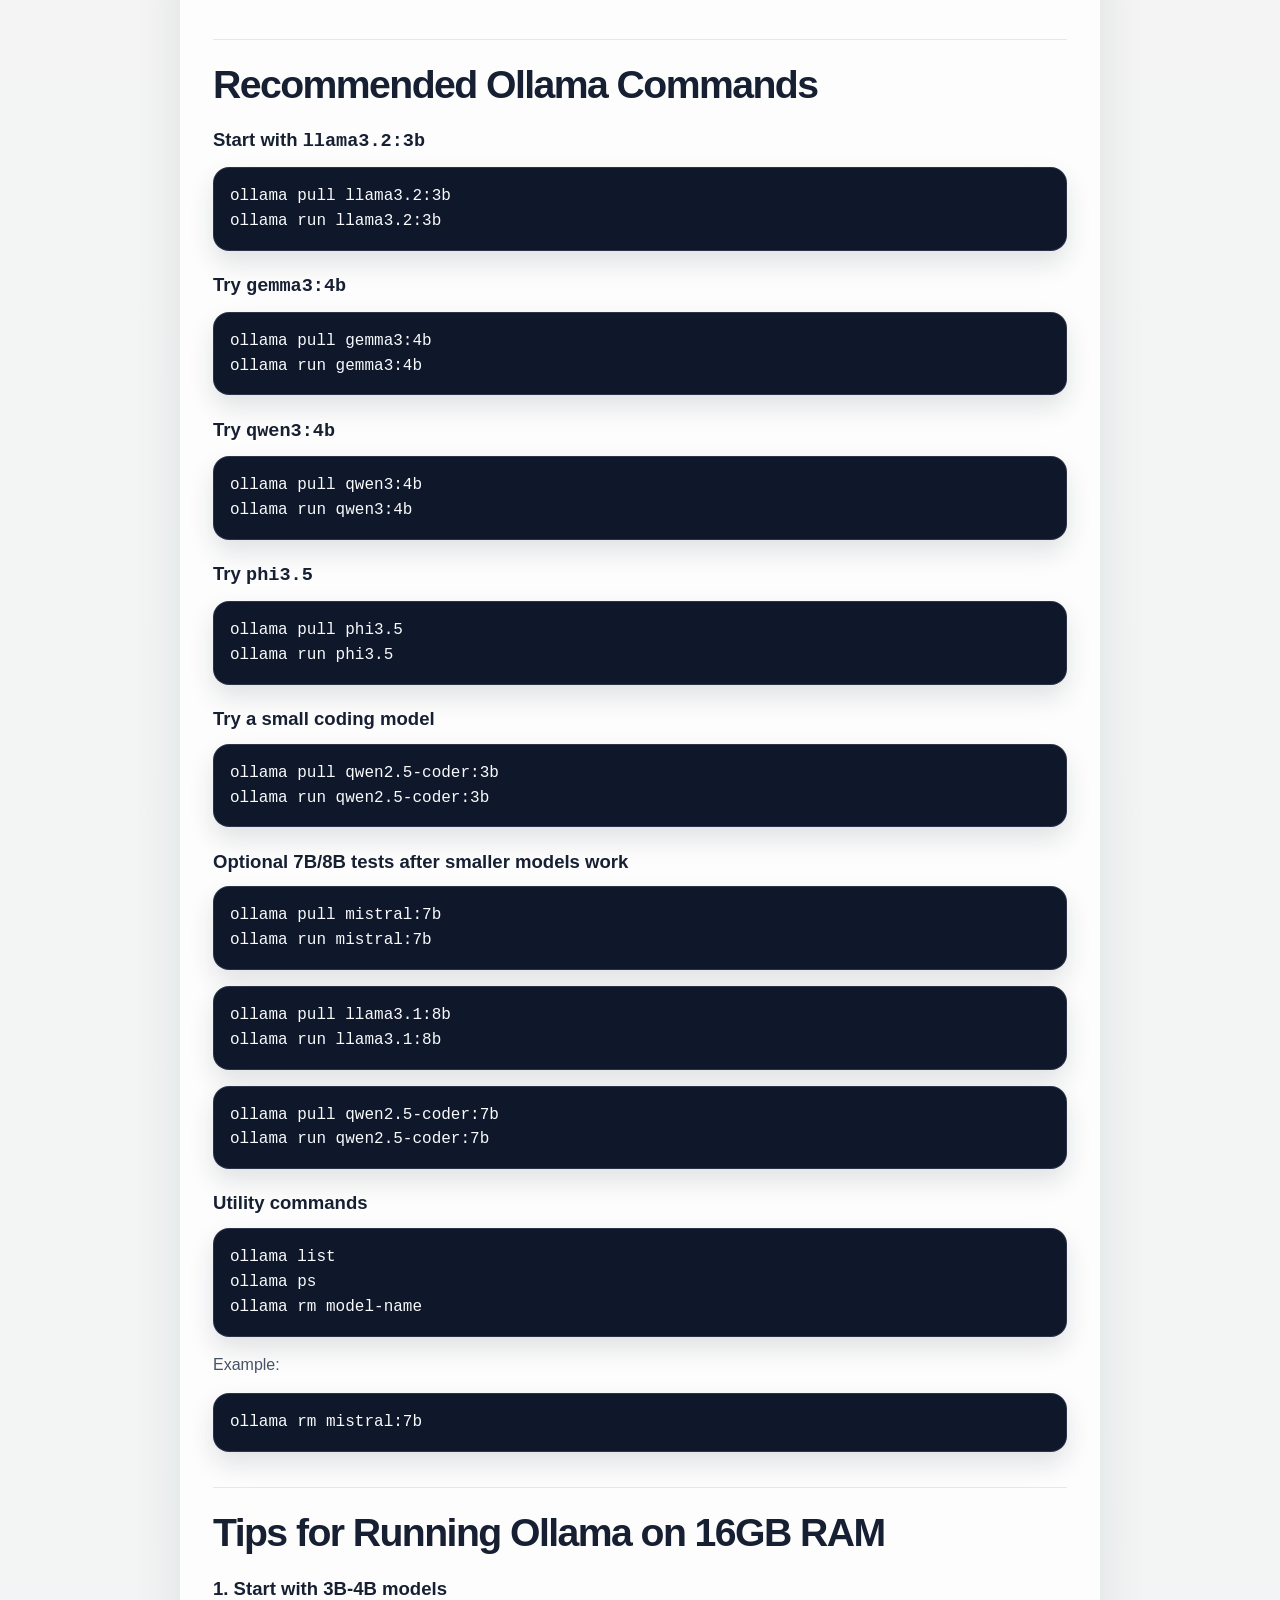
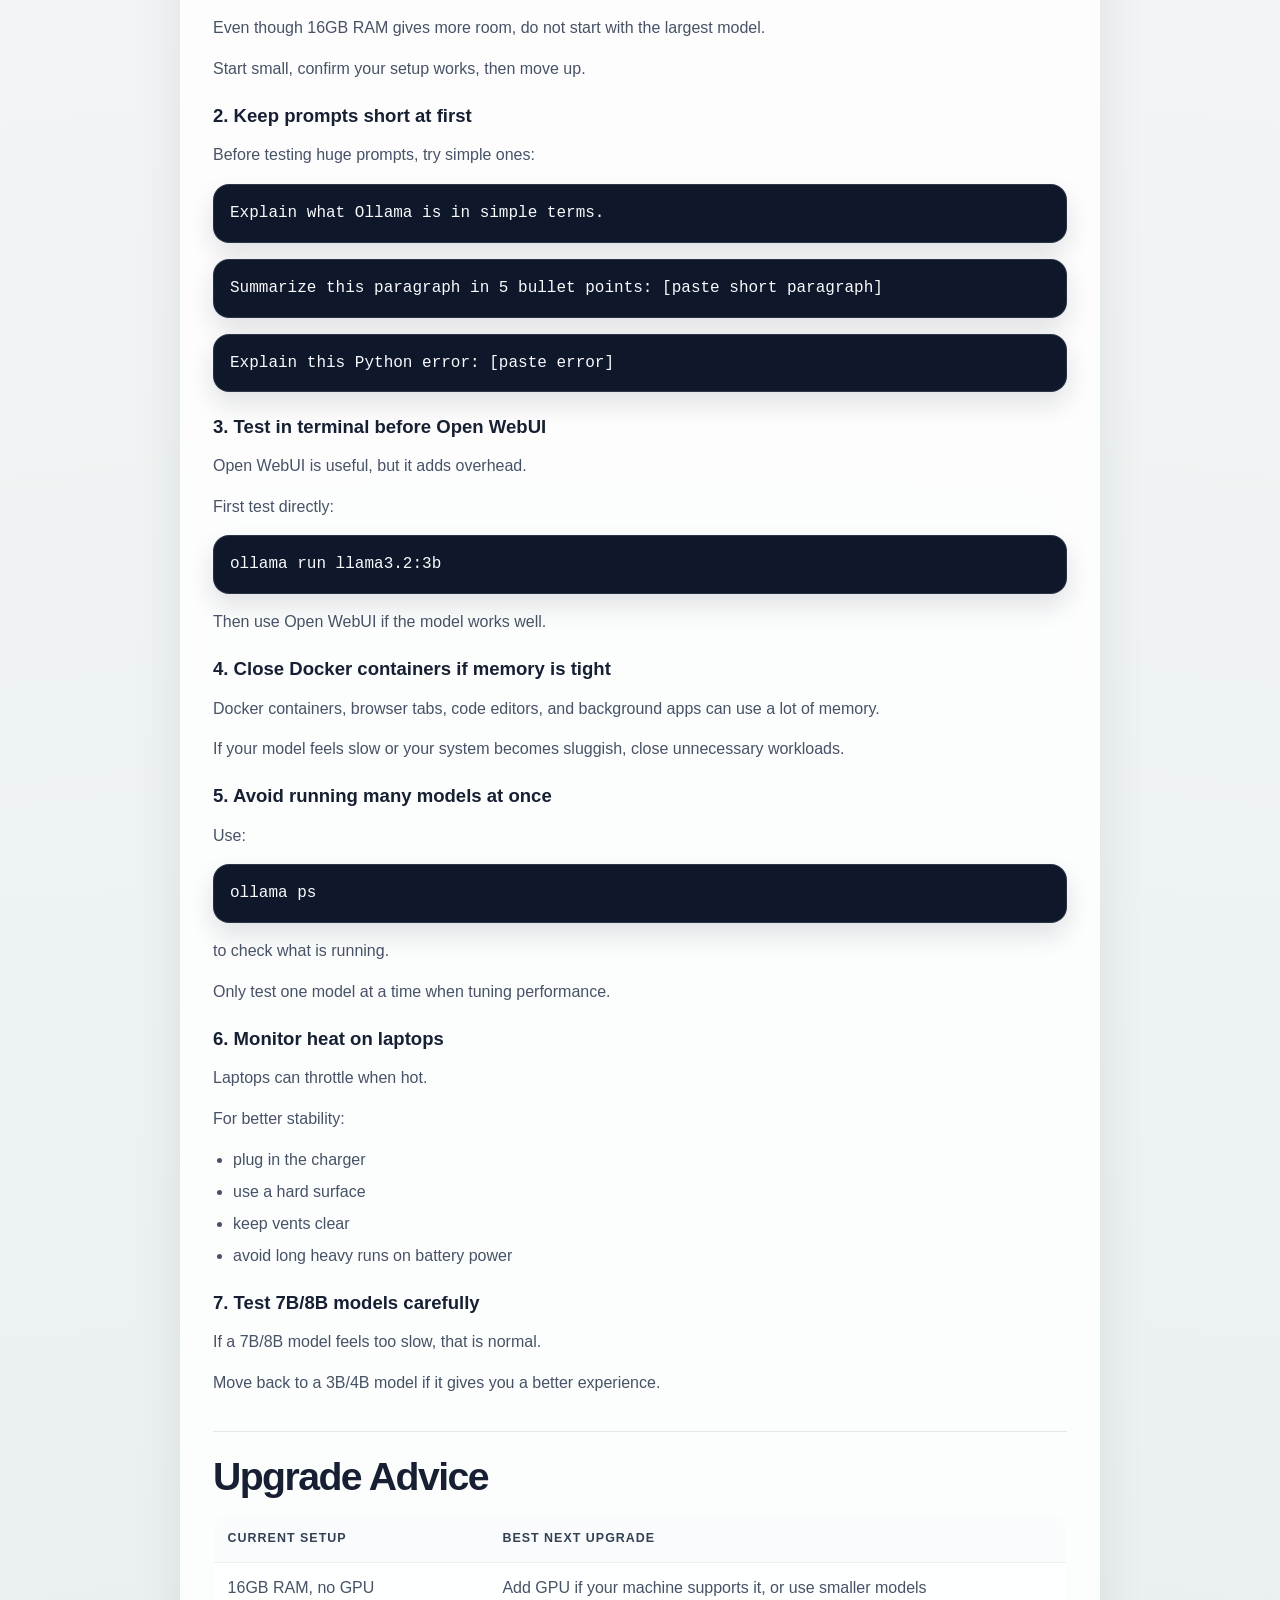
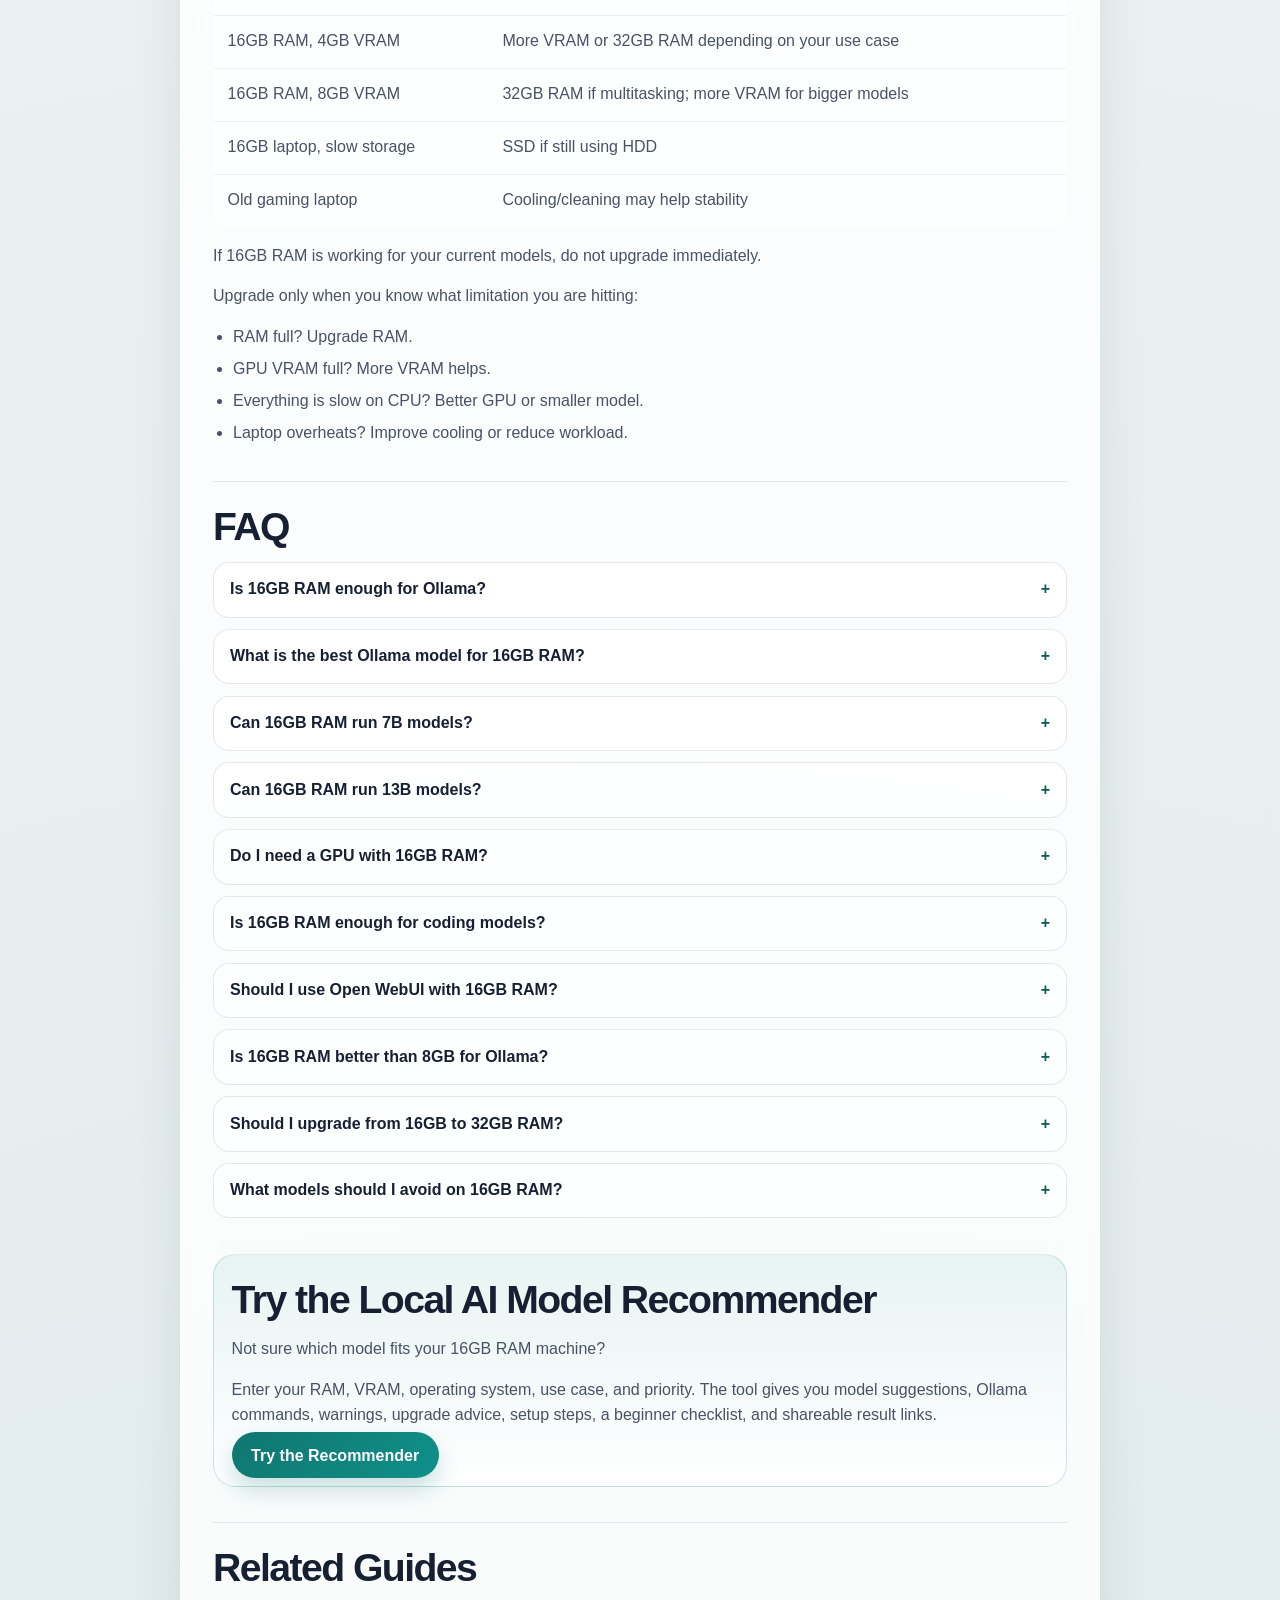
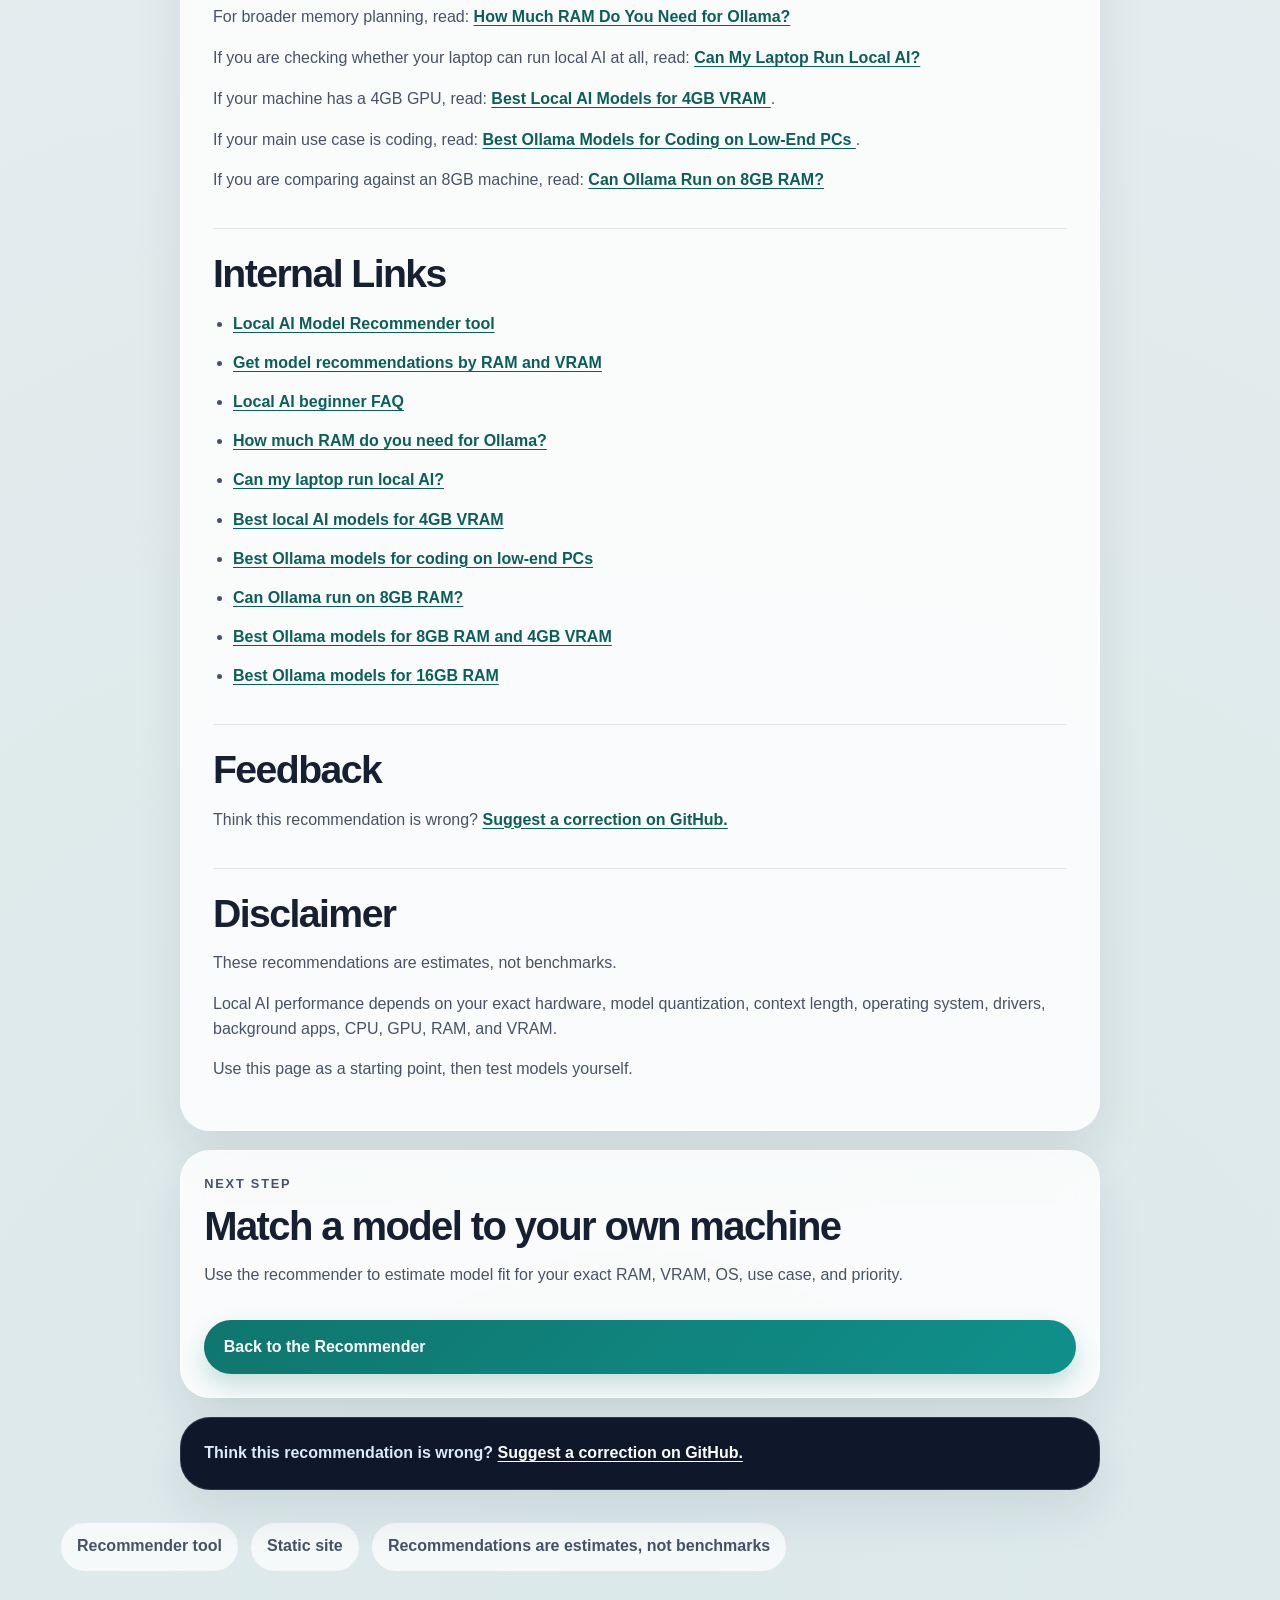
<file: best-ollama-models-16gb-ram.html>
<!DOCTYPE html>
<html lang="en">
  <head>
    <meta charset="UTF-8" />
    <meta name="viewport" content="width=device-width, initial-scale=1.0" />
    <title>Best Ollama Models for 16GB RAM: Practical Picks for Local AI</title>
    <meta
      name="description"
      content="Good Ollama model starting points for 16GB RAM PCs and laptops. Learn what works, what to avoid, and which local AI models to try first."
    />
    <link
      rel="canonical"
      href="https://meattacker.github.io/local-ai-model-recommender/best-ollama-models-16gb-ram.html"
    />
    <meta property="og:type" content="article" />
    <meta
      property="og:title"
      content="Best Ollama Models for 16GB RAM: Practical Picks for Local AI"
    />
    <meta
      property="og:description"
      content="Good Ollama model starting points for 16GB RAM PCs and laptops. Learn what works, what to avoid, and which local AI models to try first."
    />
    <meta
      property="og:url"
      content="https://meattacker.github.io/local-ai-model-recommender/best-ollama-models-16gb-ram.html"
    />
    <meta property="og:site_name" content="Local AI Model Recommender" />
    <link rel="stylesheet" href="./styles.css" />
    <script type="application/ld+json">
      {
        "@context": "https://schema.org",
        "@type": "Article",
        "headline": "Best Ollama Models for 16GB RAM: Practical Picks for Local AI",
        "description": "Good Ollama model starting points for 16GB RAM PCs and laptops. Learn what works, what to avoid, and which local AI models to try first.",
        "author": {
          "@type": "Organization",
          "name": "Local AI Model Recommender"
        },
        "publisher": {
          "@type": "Organization",
          "name": "Local AI Model Recommender"
        },
        "mainEntityOfPage": {
          "@type": "WebPage",
          "@id": "https://meattacker.github.io/local-ai-model-recommender/best-ollama-models-16gb-ram.html"
        },
        "datePublished": "2026-05-01",
        "dateModified": "2026-05-01"
      }
    </script>
    <script type="application/ld+json">
      {
        "@context": "https://schema.org",
        "@type": "FAQPage",
        "mainEntity": [
          {
            "@type": "Question",
            "name": "Is 16GB RAM enough for Ollama?",
            "acceptedAnswer": {
              "@type": "Answer",
              "text": "Yes, 16GB RAM is enough for many Ollama workflows. It is a good practical starting point for small 3B-4B models and some 7B/8B testing, depending on your setup."
            }
          },
          {
            "@type": "Question",
            "name": "What is the best Ollama model for 16GB RAM?",
            "acceptedAnswer": {
              "@type": "Answer",
              "text": "There is no single best model for every 16GB RAM machine. Good starting points include llama3.2:3b, gemma3:4b, qwen3:4b, phi3.5, and qwen2.5-coder:3b."
            }
          },
          {
            "@type": "Question",
            "name": "Can 16GB RAM run 7B models?",
            "acceptedAnswer": {
              "@type": "Answer",
              "text": "Sometimes, yes. 7B models may run on 16GB RAM depending on quantization, VRAM, CPU, context length, operating system, and background apps. Start with smaller models first."
            }
          },
          {
            "@type": "Question",
            "name": "Can 16GB RAM run 13B models?",
            "acceptedAnswer": {
              "@type": "Answer",
              "text": "It may be possible in some cases, but 13B models are usually not a good starting point for 16GB RAM systems. They can be slow, memory-heavy, or frustrating."
            }
          },
          {
            "@type": "Question",
            "name": "Do I need a GPU with 16GB RAM?",
            "acceptedAnswer": {
              "@type": "Answer",
              "text": "No, but a GPU can help. You can run Ollama CPU-only, but performance may be slower. A supported GPU with enough VRAM can improve responsiveness."
            }
          },
          {
            "@type": "Question",
            "name": "Is 16GB RAM enough for coding models?",
            "acceptedAnswer": {
              "@type": "Answer",
              "text": "Yes, for smaller coding models. Try qwen2.5-coder:3b first. You can test qwen2.5-coder:7b after smaller models work, but it may be heavier."
            }
          },
          {
            "@type": "Question",
            "name": "Should I use Open WebUI with 16GB RAM?",
            "acceptedAnswer": {
              "@type": "Answer",
              "text": "Yes, Open WebUI is more practical on 16GB RAM than on 8GB RAM. But test models in the terminal first to make sure they run well."
            }
          },
          {
            "@type": "Question",
            "name": "Is 16GB RAM better than 8GB for Ollama?",
            "acceptedAnswer": {
              "@type": "Answer",
              "text": "Yes. 16GB RAM gives more breathing room for Ollama, browser tabs, Open WebUI, code editors, and normal multitasking."
            }
          },
          {
            "@type": "Question",
            "name": "Should I upgrade from 16GB to 32GB RAM?",
            "acceptedAnswer": {
              "@type": "Answer",
              "text": "Upgrade to 32GB RAM if you want more multitasking, longer prompts, larger models, or smoother local AI experimentation. If your current models work well, you do not need to upgrade immediately."
            }
          },
          {
            "@type": "Question",
            "name": "What models should I avoid on 16GB RAM?",
            "acceptedAnswer": {
              "@type": "Answer",
              "text": "Avoid starting with 13B+ models, 30B+ models, huge-context workflows, heavy coding agents, large vision workflows, and multiple models running at once."
            }
          }
        ]
      }
    </script>
  </head>
  <body>
    <div class="page-shell">
      <a class="skip-link" href="#main-content">Skip to main content</a>
      <header class="hero article-hero">
        <nav class="topbar" aria-label="Primary">
          <a class="brand" href="./index.html">
            <span class="brand-mark" aria-hidden="true">AI</span>
            <span>Local AI Model Recommender</span>
          </a>
          <div class="topbar-links">
            <a href="./index.html" class="ghost-link">Tool</a>
            <a href="#faq" class="ghost-link">FAQ</a>
          </div>
        </nav>

        <div class="hero-copy article-hero-copy">
          <p class="eyebrow">Ollama guide</p>
          <h1>Best Ollama Models for 16GB RAM</h1>
          <p class="hero-text">
            Practical model starting points for 16GB RAM PCs and laptops,
            including small models, careful 7B/8B tests, coding picks, and
            upgrade advice.
          </p>
          <div class="hero-actions">
            <a href="./index.html" class="button button-primary">Use the Recommender</a>
            <a href="#direct-answer" class="button button-secondary">See Model Picks</a>
          </div>
        </div>
      </header>

      <main class="main-content article-main" id="main-content">
        <article class="card article-card">
          <p>
            If you have <strong>16GB RAM</strong>, you are in a much better
            position for local AI than someone starting with 8GB RAM.
          </p>
          <p>
            You still do not have unlimited hardware, but you have enough
            memory to use Ollama more comfortably, test small models properly,
            and experiment with some medium models if your system is configured
            well.
          </p>
          <p>That makes 16GB RAM a good practical starting point for many beginners.</p>
          <p>
            The important thing is to choose models that match your machine. A
            16GB RAM laptop with no GPU is very different from a 16GB RAM
            desktop with 8GB VRAM. Model size, quantization, context length,
            CPU, GPU, VRAM, operating system, drivers, thermals, and background
            apps all affect performance.
          </p>
          <p>
            This guide gives you practical Ollama model starting points for 16GB
            RAM systems, including general chat models, coding models, 7B/8B
            models to test carefully, setup tips, and upgrade advice.
          </p>

          <section id="direct-answer">
            <h2>Direct Answer</h2>
            <p>
              <strong>16GB RAM is a good practical starting point for Ollama.</strong>
            </p>
            <p>
              It gives you more breathing room than 8GB RAM and can handle
              small <strong>3B-4B models</strong> more comfortably. Some
              <strong>7B/8B models</strong> may also be worth testing depending
              on quantization, VRAM, CPU, context length, operating system, and
              background apps.
            </p>
            <p>Good models to try first:</p>
            <div class="article-table-wrap">
              <table class="article-table">
                <thead>
                  <tr>
                    <th scope="col">Model</th>
                    <th scope="col">Good For</th>
                    <th scope="col">Why Try It</th>
                  </tr>
                </thead>
                <tbody>
                  <tr>
                    <td><code>llama3.2:3b</code></td>
                    <td>General beginner use</td>
                    <td>Lightweight and practical</td>
                  </tr>
                  <tr>
                    <td><code>gemma3:4b</code></td>
                    <td>General chat, summaries, study</td>
                    <td>Good general-purpose option</td>
                  </tr>
                  <tr>
                    <td><code>qwen3:4b</code></td>
                    <td>Reasoning and technical help</td>
                    <td>Useful for structured answers</td>
                  </tr>
                  <tr>
                    <td><code>phi3.5</code></td>
                    <td>Lightweight assistant tasks</td>
                    <td>Small and efficient</td>
                  </tr>
                  <tr>
                    <td><code>qwen2.5-coder:3b</code></td>
                    <td>Coding help</td>
                    <td>Coding-focused and still small</td>
                  </tr>
                  <tr>
                    <td><code>mistral:7b</code></td>
                    <td>General 7B testing</td>
                    <td>Popular medium model to test carefully</td>
                  </tr>
                  <tr>
                    <td><code>llama3.1:8b</code></td>
                    <td>Stronger general use</td>
                    <td>Possible on some 16GB systems</td>
                  </tr>
                  <tr>
                    <td><code>qwen2.5-coder:7b</code></td>
                    <td>Better coding help</td>
                    <td>Worth testing on stronger 16GB setups</td>
                  </tr>
                </tbody>
              </table>
            </div>
            <p>
              Start with 3B-4B models first. Test 7B/8B models only after your
              system is stable.
            </p>
            <p>
              16GB RAM does not mean every large model will run smoothly. It is
              a good starting point, not a guarantee.
            </p>
          </section>

          <section>
            <h2>What 16GB RAM Means for Ollama</h2>
            <p>16GB RAM gives your system much more breathing room than 8GB.</p>
            <p>
              With 16GB RAM, you can usually do more normal multitasking while
              testing local AI. You may be able to keep a browser open, use a
              code editor, run Ollama, and test Open WebUI more comfortably than
              on an 8GB machine.
            </p>
            <p>But 16GB RAM still has limits.</p>
            <p>It does not mean you can ignore:</p>
            <ul>
              <li>model size</li>
              <li>quantization</li>
              <li>context length</li>
              <li>CPU speed</li>
              <li>GPU and VRAM</li>
              <li>operating system</li>
              <li>drivers</li>
              <li>background apps</li>
              <li>heat and power limits</li>
            </ul>
            <blockquote>
              <p>16GB RAM is a practical minimum for regular local AI use, not a guarantee of smooth performance with every model.</p>
            </blockquote>
            <p>
              For broader memory planning, read
              <a href="./how-much-ram-do-you-need-for-ollama.html">
                How Much RAM Do You Need for Ollama?
              </a>.
            </p>
          </section>

          <section>
            <h2>What 16GB RAM Can Realistically Run</h2>
            <div class="article-table-wrap">
              <table class="article-table">
                <thead>
                  <tr>
                    <th scope="col">Model Size</th>
                    <th scope="col">Practicality on 16GB RAM</th>
                    <th scope="col">Notes</th>
                  </tr>
                </thead>
                <tbody>
                  <tr>
                    <td>1B</td>
                    <td>Easy</td>
                    <td>Good for testing, but limited</td>
                  </tr>
                  <tr>
                    <td>3B</td>
                    <td>Comfortable</td>
                    <td>Good beginner range</td>
                  </tr>
                  <tr>
                    <td>4B</td>
                    <td>Comfortable for many systems</td>
                    <td>Good quality/speed balance</td>
                  </tr>
                  <tr>
                    <td>7B/8B</td>
                    <td>Possible</td>
                    <td>Depends on quantization, VRAM, CPU, and context</td>
                  </tr>
                  <tr>
                    <td>13B</td>
                    <td>Usually not ideal</td>
                    <td>May be slow or memory-heavy</td>
                  </tr>
                  <tr>
                    <td>30B+</td>
                    <td>Not realistic</td>
                    <td>Advanced hardware territory</td>
                  </tr>
                </tbody>
              </table>
            </div>
            <p>This table is not a benchmark. It is a practical starting guide.</p>
            <p>A 16GB RAM system is usually best matched with:</p>
            <pre><code>3B-4B models for regular use
7B/8B models for careful testing</code></pre>
            <p>
              If a 7B or 8B model feels slow, that does not mean Ollama is
              broken. It may simply be too much for your exact setup.
            </p>
          </section>

          <section>
            <h2>Recommended Models for General Use</h2>
            <h3>1. <code>llama3.2:3b</code></h3>
            <p>
              <code>llama3.2:3b</code> is a good first model for general local
              AI use.
            </p>
            <p>Use it for:</p>
            <ul>
              <li>first tests</li>
              <li>general chat</li>
              <li>summaries</li>
              <li>simple explanations</li>
              <li>rewriting</li>
              <li>short assistant tasks</li>
            </ul>
            <p>Command:</p>
            <pre><code>ollama pull llama3.2:3b
ollama run llama3.2:3b</code></pre>
            <p>
              This is a good baseline model. If this feels slow on a 16GB
              machine, check your background apps, CPU load, GPU usage, or
              whether the model is running mostly on CPU.
            </p>

            <h3>2. <code>gemma3:4b</code></h3>
            <p>
              <code>gemma3:4b</code> is a good general-purpose option for 16GB
              RAM systems.
            </p>
            <p>Use it for:</p>
            <ul>
              <li>general chat</li>
              <li>summaries</li>
              <li>study help</li>
              <li>explanations</li>
              <li>brainstorming</li>
              <li>beginner local AI experiments</li>
            </ul>
            <p>Command:</p>
            <pre><code>ollama pull gemma3:4b
ollama run gemma3:4b</code></pre>
            <p>
              This is a good step up from very tiny models while still being
              practical for many 16GB RAM setups.
            </p>

            <h3>3. <code>qwen3:4b</code></h3>
            <p>
              <code>qwen3:4b</code> is useful if you want reasoning, technical
              help, and structured answers.
            </p>
            <p>Use it for:</p>
            <ul>
              <li>reasoning prompts</li>
              <li>technical explanations</li>
              <li>debugging help</li>
              <li>structured answers</li>
              <li>coding-style questions</li>
            </ul>
            <p>Command:</p>
            <pre><code>ollama pull qwen3:4b
ollama run qwen3:4b</code></pre>
            <p>Try this after confirming your system handles smaller models well.</p>

            <h3>4. <code>phi3.5</code></h3>
            <p><code>phi3.5</code> is a lightweight assistant model.</p>
            <p>Use it for:</p>
            <ul>
              <li>short prompts</li>
              <li>lightweight reasoning</li>
              <li>simple explanations</li>
              <li>short answers</li>
              <li>basic assistant tasks</li>
            </ul>
            <p>Command:</p>
            <pre><code>ollama pull phi3.5
ollama run phi3.5</code></pre>
            <p>
              This is useful if you want something small and practical without
              jumping straight into heavier models.
            </p>
          </section>

          <section>
            <h2>Recommended Models for Coding on 16GB RAM</h2>
            <p>
              If you want coding help, 16GB RAM gives you more options than an
              8GB machine.
            </p>
            <p>
              Still, coding prompts can become heavy because code, error
              messages, logs, and context can get large quickly.
            </p>
            <div class="article-table-wrap">
              <table class="article-table">
                <thead>
                  <tr>
                    <th scope="col">Model</th>
                    <th scope="col">Use Case</th>
                  </tr>
                </thead>
                <tbody>
                  <tr>
                    <td><code>qwen2.5-coder:3b</code></td>
                    <td>Small coding help and explanations</td>
                  </tr>
                  <tr>
                    <td><code>qwen3:4b</code></td>
                    <td>Reasoning and technical debugging</td>
                  </tr>
                  <tr>
                    <td><code>qwen2.5-coder:7b</code></td>
                    <td>Better coding help if your machine handles it</td>
                  </tr>
                  <tr>
                    <td><code>llama3.1:8b</code></td>
                    <td>General technical explanations</td>
                  </tr>
                  <tr>
                    <td><code>mistral:7b</code></td>
                    <td>General coding-style help, depending on task</td>
                  </tr>
                </tbody>
              </table>
            </div>
            <h3><code>qwen2.5-coder:3b</code></h3>
            <p>Good for:</p>
            <ul>
              <li>explaining code snippets</li>
              <li>debugging small errors</li>
              <li>writing small functions</li>
              <li>understanding shell commands</li>
              <li>beginner coding help</li>
            </ul>
            <p>Command:</p>
            <pre><code>ollama pull qwen2.5-coder:3b
ollama run qwen2.5-coder:3b</code></pre>
            <h3><code>qwen2.5-coder:7b</code></h3>
            <p>
              This is a stronger coding-focused model to test after smaller
              models work well.
            </p>
            <p>Command:</p>
            <pre><code>ollama pull qwen2.5-coder:7b
ollama run qwen2.5-coder:7b</code></pre>
            <p>
              Use it carefully on 16GB RAM. It may work well on some systems
              and feel too slow on others.
            </p>
            <p>
              For a coding-specific guide, read
              <a href="./best-ollama-models-for-coding-on-low-end-pcs.html">
                Best Ollama Models for Coding on Low-End PCs
              </a>.
            </p>
          </section>

          <section>
            <h2>Models to Test Carefully: 7B and 8B Options</h2>
            <p>On 16GB RAM, some 7B/8B models become worth testing.</p>
            <p>Good options to test after smaller models:</p>
            <div class="article-table-wrap">
              <table class="article-table">
                <thead>
                  <tr>
                    <th scope="col">Model</th>
                    <th scope="col">Good For</th>
                    <th scope="col">Caution</th>
                  </tr>
                </thead>
                <tbody>
                  <tr>
                    <td><code>mistral:7b</code></td>
                    <td>General chat and technical prompts</td>
                    <td>Can be slower than 3B/4B models</td>
                  </tr>
                  <tr>
                    <td><code>llama3.1:8b</code></td>
                    <td>Stronger general use</td>
                    <td>May be heavy depending on settings</td>
                  </tr>
                  <tr>
                    <td><code>qwen2.5-coder:7b</code></td>
                    <td>Better coding help</td>
                    <td>Can be memory-heavy for weak systems</td>
                  </tr>
                </tbody>
              </table>
            </div>
            <p>Commands:</p>
            <pre><code>ollama pull mistral:7b
ollama run mistral:7b</code></pre>
            <pre><code>ollama pull llama3.1:8b
ollama run llama3.1:8b</code></pre>
            <pre><code>ollama pull qwen2.5-coder:7b
ollama run qwen2.5-coder:7b</code></pre>
            <p>Do not start here if you are new.</p>
            <p>
              Start with 3B-4B models first. Then test 7B/8B models after you
              know your setup is stable.
            </p>
          </section>

          <section>
            <h2>What If You Have 16GB RAM but No GPU?</h2>
            <p>You can still run Ollama, but CPU-only performance may be slower.</p>
            <p>
              A 16GB RAM CPU-only machine is better than an 8GB CPU-only
              machine because it has more memory breathing room, but it still
              lacks GPU acceleration.
            </p>
            <p>Good models to start with:</p>
            <ul>
              <li><code>llama3.2:3b</code></li>
              <li><code>phi3.5</code></li>
              <li><code>gemma3:4b</code></li>
              <li><code>qwen3:4b</code></li>
            </ul>
            <p>Tips:</p>
            <ul>
              <li>start with 3B-4B models</li>
              <li>test 7B only after smaller models work</li>
              <li>avoid huge context</li>
              <li>use terminal before Open WebUI</li>
              <li>close heavy background apps</li>
              <li>avoid running many models at once</li>
            </ul>
            <p>
              CPU-only can be useful for learning, summaries, and simple chat,
              but do not expect workstation-level speed.
            </p>
          </section>

          <section>
            <h2>What If You Have 16GB RAM and 4GB VRAM?</h2>
            <p>This is a useful low-end local AI setup.</p>
            <p>
              Compared to 8GB RAM + 4GB VRAM, you get much more system memory
              breathing room. However, the 4GB VRAM still limits GPU-side model
              size.
            </p>
            <p>Good starting models:</p>
            <ul>
              <li><code>llama3.2:3b</code></li>
              <li><code>phi3.5</code></li>
              <li><code>gemma3:4b</code></li>
              <li><code>qwen3:4b</code></li>
              <li><code>qwen2.5-coder:3b</code></li>
            </ul>
            <p>
              Some 7B models may be worth testing, but do not expect them to
              always feel smooth.
            </p>
            <p>
              If you are focused on small GPUs, read
              <a href="./best-local-ai-models-4gb-vram.html">
                Best Local AI Models for 4GB VRAM
              </a>.
            </p>
          </section>

          <section>
            <h2>What If You Have 16GB RAM and 8GB VRAM?</h2>
            <p>This is a stronger beginner setup for Ollama.</p>
            <p>
              With 16GB RAM and 8GB VRAM, 7B/8B testing becomes more realistic.
              You still need to care about quantization, context length, CPU,
              drivers, and background apps, but you have a better foundation
              than a 4GB VRAM system.
            </p>
            <p>You can start with:</p>
            <ul>
              <li><code>gemma3:4b</code></li>
              <li><code>qwen3:4b</code></li>
              <li><code>mistral:7b</code></li>
              <li><code>llama3.1:8b</code></li>
              <li><code>qwen2.5-coder:7b</code></li>
            </ul>
            <p>Even here, do not assume every large model will be fast.</p>
            <p>
              If a model feels slow, reduce context, close background apps, or
              move back to a smaller model.
            </p>
          </section>

          <section>
            <h2>Models to Avoid on 16GB RAM</h2>
            <p>On 16GB RAM, avoid starting with:</p>
            <div class="article-table-wrap">
              <table class="article-table">
                <thead>
                  <tr>
                    <th scope="col">Avoid</th>
                    <th scope="col">Why</th>
                  </tr>
                </thead>
                <tbody>
                  <tr>
                    <td>13B+ models</td>
                    <td>Can be slow or memory-heavy</td>
                  </tr>
                  <tr>
                    <td>30B+ models</td>
                    <td>Not realistic for typical 16GB setups</td>
                  </tr>
                  <tr>
                    <td>Huge context windows</td>
                    <td>Can quickly increase memory pressure</td>
                  </tr>
                  <tr>
                    <td>Heavy coding agents</td>
                    <td>Use lots of context and repeated calls</td>
                  </tr>
                  <tr>
                    <td>Large vision workflows</td>
                    <td>Extra overhead</td>
                  </tr>
                  <tr>
                    <td>Multiple models at once</td>
                    <td>Can consume RAM/VRAM quickly</td>
                  </tr>
                </tbody>
              </table>
            </div>
            <p>A model downloading successfully does not mean it will run smoothly.</p>
            <p>
              Downloading only means you have the model file. Your system still
              has to load and run it.
            </p>
          </section>

          <section>
            <h2>Recommended Ollama Commands</h2>
            <h3>Start with <code>llama3.2:3b</code></h3>
            <pre><code>ollama pull llama3.2:3b
ollama run llama3.2:3b</code></pre>
            <h3>Try <code>gemma3:4b</code></h3>
            <pre><code>ollama pull gemma3:4b
ollama run gemma3:4b</code></pre>
            <h3>Try <code>qwen3:4b</code></h3>
            <pre><code>ollama pull qwen3:4b
ollama run qwen3:4b</code></pre>
            <h3>Try <code>phi3.5</code></h3>
            <pre><code>ollama pull phi3.5
ollama run phi3.5</code></pre>
            <h3>Try a small coding model</h3>
            <pre><code>ollama pull qwen2.5-coder:3b
ollama run qwen2.5-coder:3b</code></pre>
            <h3>Optional 7B/8B tests after smaller models work</h3>
            <pre><code>ollama pull mistral:7b
ollama run mistral:7b</code></pre>
            <pre><code>ollama pull llama3.1:8b
ollama run llama3.1:8b</code></pre>
            <pre><code>ollama pull qwen2.5-coder:7b
ollama run qwen2.5-coder:7b</code></pre>
            <h3>Utility commands</h3>
            <pre><code>ollama list
ollama ps
ollama rm model-name</code></pre>
            <p>Example:</p>
            <pre><code>ollama rm mistral:7b</code></pre>
          </section>

          <section>
            <h2>Tips for Running Ollama on 16GB RAM</h2>
            <h3>1. Start with 3B-4B models</h3>
            <p>
              Even though 16GB RAM gives more room, do not start with the
              largest model.
            </p>
            <p>Start small, confirm your setup works, then move up.</p>
            <h3>2. Keep prompts short at first</h3>
            <p>Before testing huge prompts, try simple ones:</p>
            <pre><code>Explain what Ollama is in simple terms.</code></pre>
            <pre><code>Summarize this paragraph in 5 bullet points: [paste short paragraph]</code></pre>
            <pre><code>Explain this Python error: [paste error]</code></pre>
            <h3>3. Test in terminal before Open WebUI</h3>
            <p>Open WebUI is useful, but it adds overhead.</p>
            <p>First test directly:</p>
            <pre><code>ollama run llama3.2:3b</code></pre>
            <p>Then use Open WebUI if the model works well.</p>
            <h3>4. Close Docker containers if memory is tight</h3>
            <p>
              Docker containers, browser tabs, code editors, and background apps
              can use a lot of memory.
            </p>
            <p>
              If your model feels slow or your system becomes sluggish, close
              unnecessary workloads.
            </p>
            <h3>5. Avoid running many models at once</h3>
            <p>Use:</p>
            <pre><code>ollama ps</code></pre>
            <p>to check what is running.</p>
            <p>Only test one model at a time when tuning performance.</p>
            <h3>6. Monitor heat on laptops</h3>
            <p>Laptops can throttle when hot.</p>
            <p>For better stability:</p>
            <ul>
              <li>plug in the charger</li>
              <li>use a hard surface</li>
              <li>keep vents clear</li>
              <li>avoid long heavy runs on battery power</li>
            </ul>
            <h3>7. Test 7B/8B models carefully</h3>
            <p>If a 7B/8B model feels too slow, that is normal.</p>
            <p>Move back to a 3B/4B model if it gives you a better experience.</p>
          </section>

          <section>
            <h2>Upgrade Advice</h2>
            <div class="article-table-wrap">
              <table class="article-table">
                <thead>
                  <tr>
                    <th scope="col">Current Setup</th>
                    <th scope="col">Best Next Upgrade</th>
                  </tr>
                </thead>
                <tbody>
                  <tr>
                    <td>16GB RAM, no GPU</td>
                    <td>Add GPU if your machine supports it, or use smaller models</td>
                  </tr>
                  <tr>
                    <td>16GB RAM, 4GB VRAM</td>
                    <td>More VRAM or 32GB RAM depending on your use case</td>
                  </tr>
                  <tr>
                    <td>16GB RAM, 8GB VRAM</td>
                    <td>32GB RAM if multitasking; more VRAM for bigger models</td>
                  </tr>
                  <tr>
                    <td>16GB laptop, slow storage</td>
                    <td>SSD if still using HDD</td>
                  </tr>
                  <tr>
                    <td>Old gaming laptop</td>
                    <td>Cooling/cleaning may help stability</td>
                  </tr>
                </tbody>
              </table>
            </div>
            <p>If 16GB RAM is working for your current models, do not upgrade immediately.</p>
            <p>Upgrade only when you know what limitation you are hitting:</p>
            <ul>
              <li>RAM full? Upgrade RAM.</li>
              <li>GPU VRAM full? More VRAM helps.</li>
              <li>Everything is slow on CPU? Better GPU or smaller model.</li>
              <li>Laptop overheats? Improve cooling or reduce workload.</li>
            </ul>
          </section>

          <section id="faq">
            <h2>FAQ</h2>
            <div class="faq-list">
              <details>
                <summary>Is 16GB RAM enough for Ollama?</summary>
                <p>
                  Yes, 16GB RAM is enough for many Ollama workflows. It is a
                  good practical starting point for small 3B-4B models and some
                  7B/8B testing, depending on your setup.
                </p>
              </details>
              <details>
                <summary>What is the best Ollama model for 16GB RAM?</summary>
                <p>
                  There is no single best model for every 16GB RAM machine. Good
                  starting points include <code>llama3.2:3b</code>,
                  <code>gemma3:4b</code>, <code>qwen3:4b</code>,
                  <code>phi3.5</code>, and <code>qwen2.5-coder:3b</code>.
                </p>
              </details>
              <details>
                <summary>Can 16GB RAM run 7B models?</summary>
                <p>
                  Sometimes, yes. 7B models may run on 16GB RAM depending on
                  quantization, VRAM, CPU, context length, operating system, and
                  background apps. Start with smaller models first.
                </p>
              </details>
              <details>
                <summary>Can 16GB RAM run 13B models?</summary>
                <p>
                  It may be possible in some cases, but 13B models are usually
                  not a good starting point for 16GB RAM systems. They can be
                  slow, memory-heavy, or frustrating.
                </p>
              </details>
              <details>
                <summary>Do I need a GPU with 16GB RAM?</summary>
                <p>
                  No, but a GPU can help. You can run Ollama CPU-only, but
                  performance may be slower. A supported GPU with enough VRAM
                  can improve responsiveness.
                </p>
              </details>
              <details>
                <summary>Is 16GB RAM enough for coding models?</summary>
                <p>
                  Yes, for smaller coding models. Try
                  <code>qwen2.5-coder:3b</code> first. You can test
                  <code>qwen2.5-coder:7b</code> after smaller models work, but
                  it may be heavier.
                </p>
              </details>
              <details>
                <summary>Should I use Open WebUI with 16GB RAM?</summary>
                <p>
                  Yes, Open WebUI is more practical on 16GB RAM than on 8GB RAM.
                  But test models in the terminal first to make sure they run
                  well.
                </p>
              </details>
              <details>
                <summary>Is 16GB RAM better than 8GB for Ollama?</summary>
                <p>
                  Yes. 16GB RAM gives more breathing room for Ollama, browser
                  tabs, Open WebUI, code editors, and normal multitasking.
                </p>
              </details>
              <details>
                <summary>Should I upgrade from 16GB to 32GB RAM?</summary>
                <p>
                  Upgrade to 32GB RAM if you want more multitasking, longer
                  prompts, larger models, or smoother local AI experimentation.
                  If your current models work well, you do not need to upgrade
                  immediately.
                </p>
              </details>
              <details>
                <summary>What models should I avoid on 16GB RAM?</summary>
                <p>
                  Avoid starting with 13B+ models, 30B+ models, huge-context
                  workflows, heavy coding agents, large vision workflows, and
                  multiple models running at once.
                </p>
              </details>
            </div>
          </section>

          <section class="article-cta">
            <h2>Try the Local AI Model Recommender</h2>
            <p>Not sure which model fits your 16GB RAM machine?</p>
            <p>
              Enter your RAM, VRAM, operating system, use case, and priority.
              The tool gives you model suggestions, Ollama commands, warnings,
              upgrade advice, setup steps, a beginner checklist, and shareable
              result links.
            </p>
            <a
              class="button button-primary"
              href="https://meattacker.github.io/local-ai-model-recommender/"
            >
              Try the Recommender
            </a>
          </section>

          <section>
            <h2>Related Guides</h2>
            <p>
              For broader memory planning, read:
              <a href="./how-much-ram-do-you-need-for-ollama.html">
                How Much RAM Do You Need for Ollama?
              </a>
            </p>
            <p>
              If you are checking whether your laptop can run local AI at all,
              read:
              <a href="./can-my-laptop-run-local-ai.html">
                Can My Laptop Run Local AI?
              </a>
            </p>
            <p>
              If your machine has a 4GB GPU, read:
              <a href="./best-local-ai-models-4gb-vram.html">
                Best Local AI Models for 4GB VRAM
              </a>.
            </p>
            <p>
              If your main use case is coding, read:
              <a href="./best-ollama-models-for-coding-on-low-end-pcs.html">
                Best Ollama Models for Coding on Low-End PCs
              </a>.
            </p>
            <p>
              If you are comparing against an 8GB machine, read:
              <a href="./can-ollama-run-on-8gb-ram.html">
                Can Ollama Run on 8GB RAM?
              </a>
            </p>
          </section>

          <section>
            <h2>Internal Links</h2>
            <ul class="internal-links">
              <li><a href="./index.html">Local AI Model Recommender tool</a></li>
              <li><a href="./index.html#hardware-form">Get model recommendations by RAM and VRAM</a></li>
              <li><a href="./index.html#faq-section">Local AI beginner FAQ</a></li>
              <li><a href="./how-much-ram-do-you-need-for-ollama.html">How much RAM do you need for Ollama?</a></li>
              <li><a href="./can-my-laptop-run-local-ai.html">Can my laptop run local AI?</a></li>
              <li><a href="./best-local-ai-models-4gb-vram.html">Best local AI models for 4GB VRAM</a></li>
              <li><a href="./best-ollama-models-for-coding-on-low-end-pcs.html">Best Ollama models for coding on low-end PCs</a></li>
              <li><a href="./can-ollama-run-on-8gb-ram.html">Can Ollama run on 8GB RAM?</a></li>
              <li><a href="./best-ollama-models-8gb-ram-4gb-vram.html">Best Ollama models for 8GB RAM and 4GB VRAM</a></li>
              <li><a href="#direct-answer">Best Ollama models for 16GB RAM</a></li>
            </ul>
          </section>

          <section>
            <h2>Feedback</h2>
            <p>
              Think this recommendation is wrong?
              <a href="https://github.com/meattacker/local-ai-model-recommender/issues">
                Suggest a correction on GitHub.
              </a>
            </p>
          </section>

          <section>
            <h2>Disclaimer</h2>
            <p>These recommendations are estimates, not benchmarks.</p>
            <p>
              Local AI performance depends on your exact hardware, model
              quantization, context length, operating system, drivers,
              background apps, CPU, GPU, RAM, and VRAM.
            </p>
            <p>Use this page as a starting point, then test models yourself.</p>
          </section>
        </article>

        <section class="card article-bottom-nav">
          <div class="section-heading">
            <p class="eyebrow">Next step</p>
            <h2>Match a model to your own machine</h2>
            <p>
              Use the recommender to estimate model fit for your exact RAM,
              VRAM, OS, use case, and priority.
            </p>
          </div>
          <a href="./index.html" class="button button-primary">Back to the Recommender</a>
        </section>

        <section class="card feedback-card" aria-label="Feedback">
          <p>
            Think this recommendation is wrong?
            <a href="https://github.com/meattacker/local-ai-model-recommender/issues">
              Suggest a correction on GitHub.
            </a>
          </p>
        </section>
      </main>

      <footer class="site-footer">
        <a class="footer-pill" href="./index.html">Recommender tool</a>
        <div class="footer-pill">Static site</div>
        <div class="footer-pill">Recommendations are estimates, not benchmarks</div>
      </footer>
    </div>
    <!-- Cloudflare Web Analytics --><script defer src='https://static.cloudflareinsights.com/beacon.min.js' data-cf-beacon='{"token": "9627f5c90aa14c988069e39d1c63aba9"}'></script><!-- End Cloudflare Web Analytics -->
  </body>
</html>
</file>
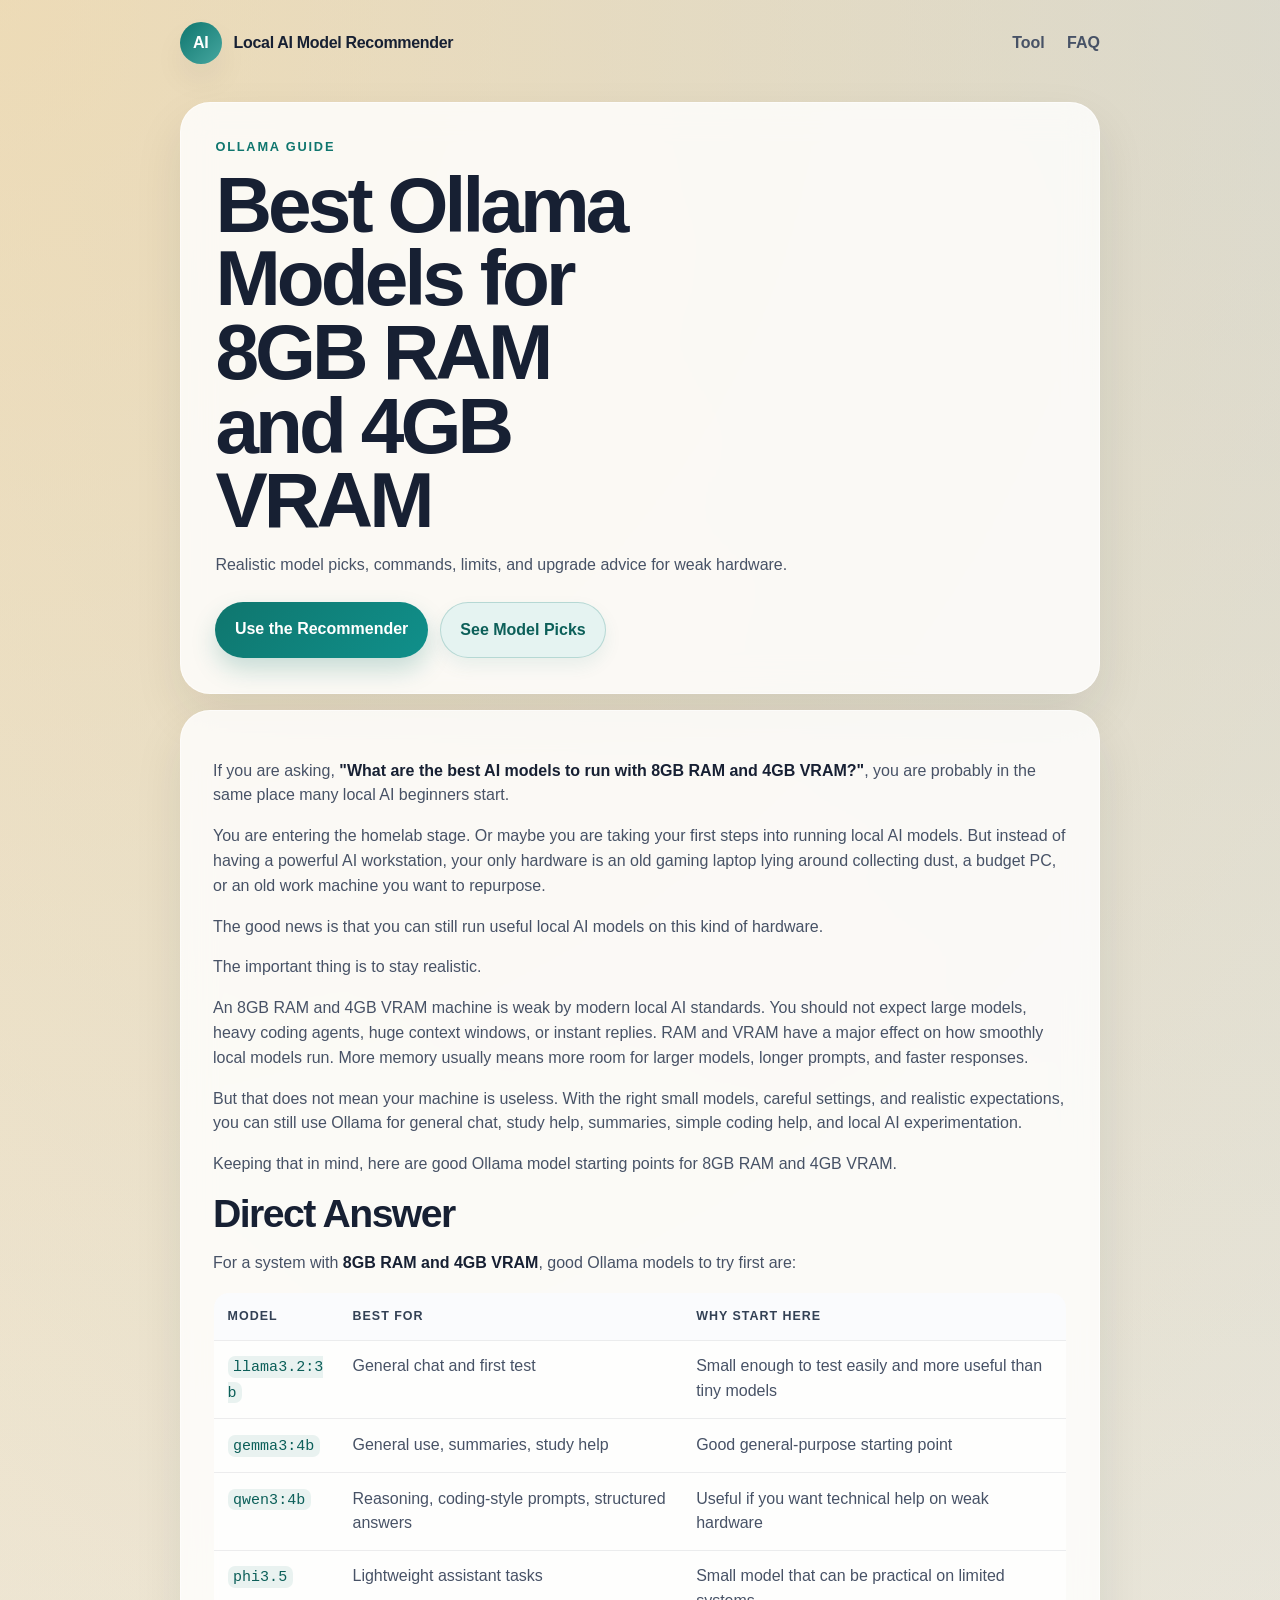
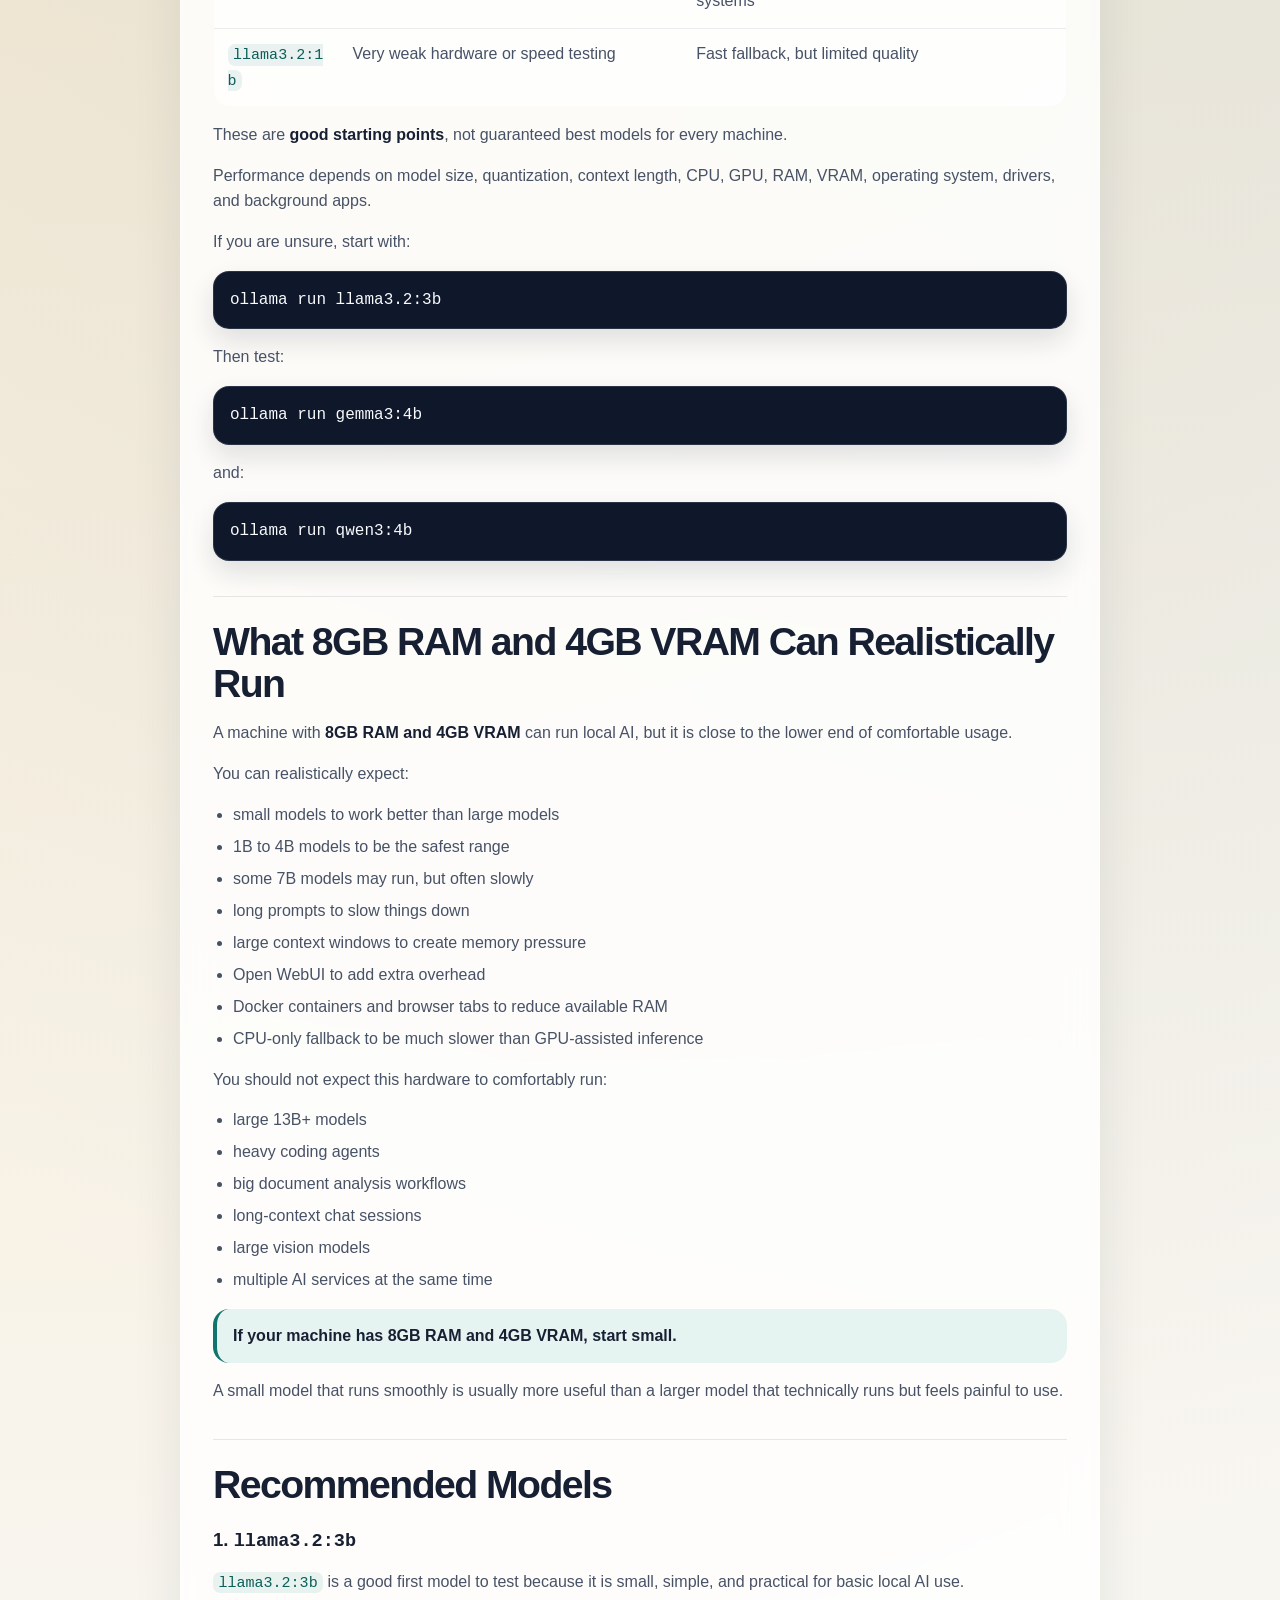
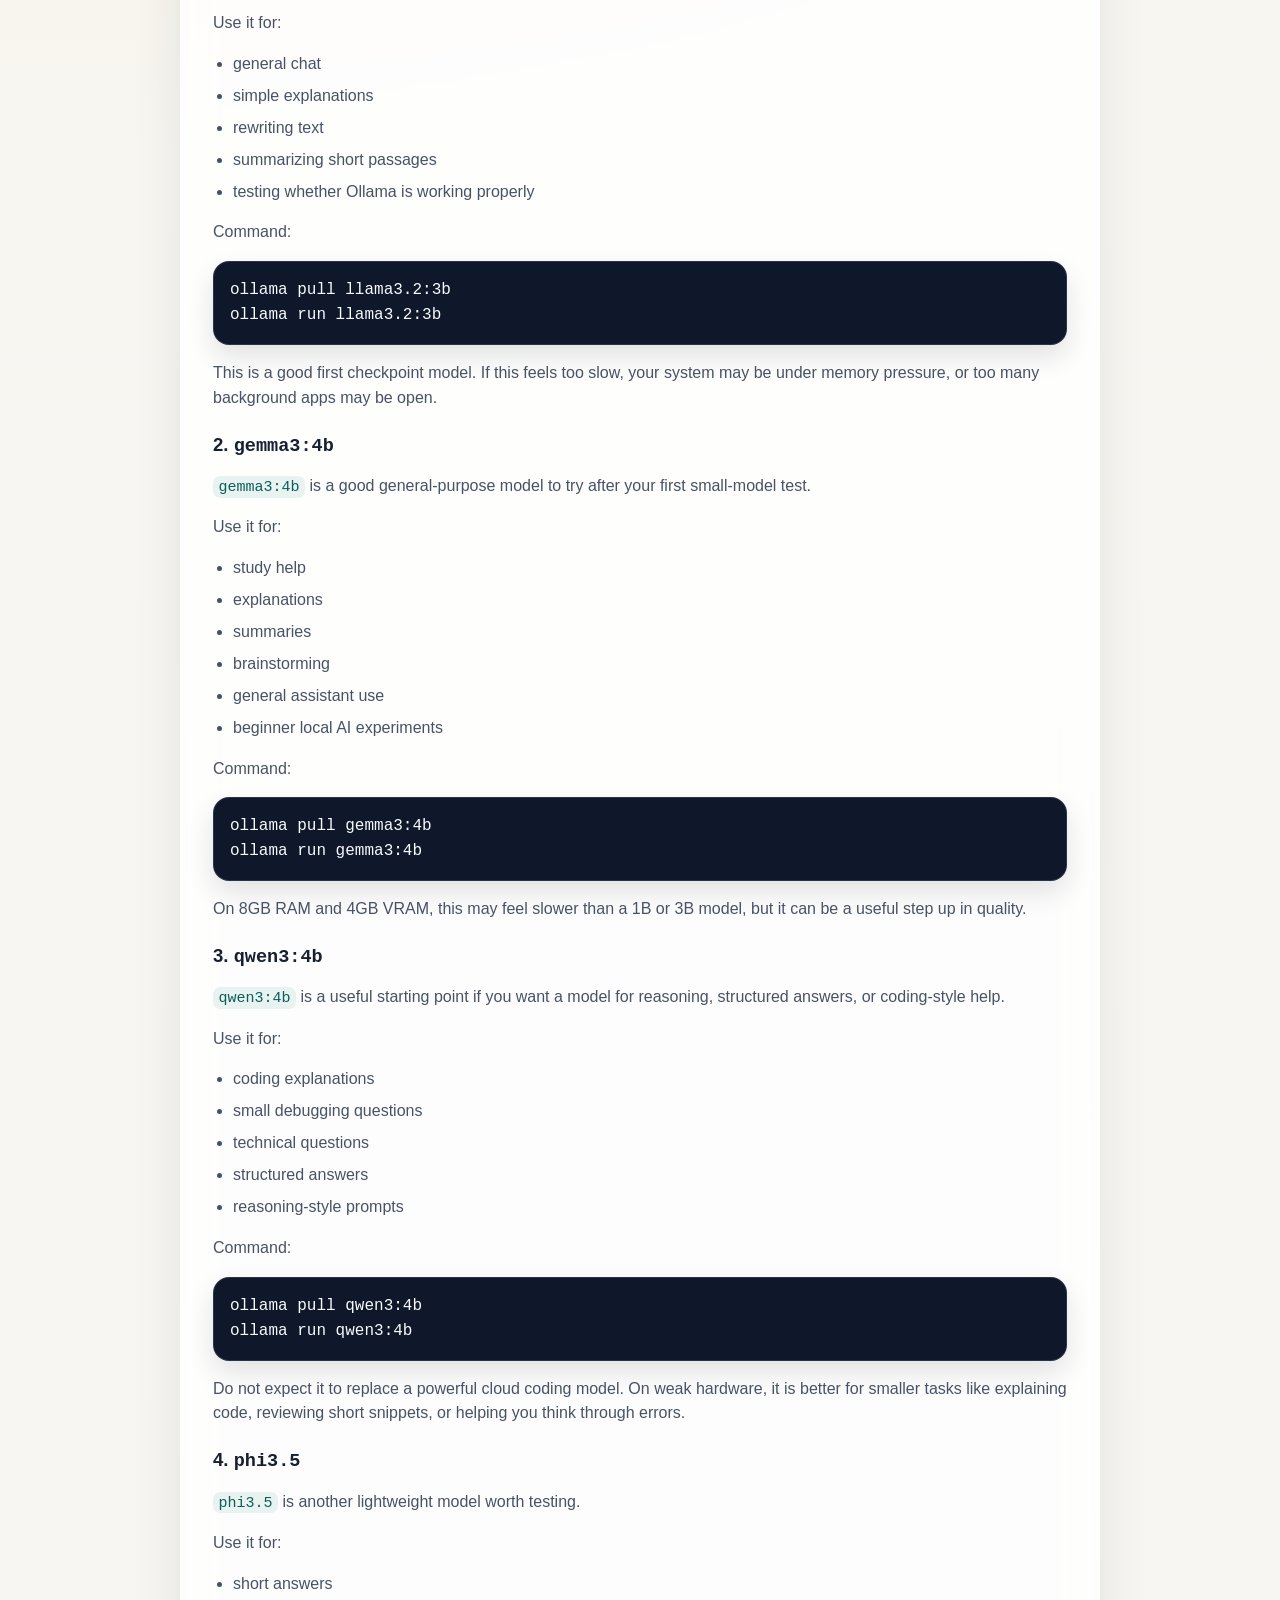
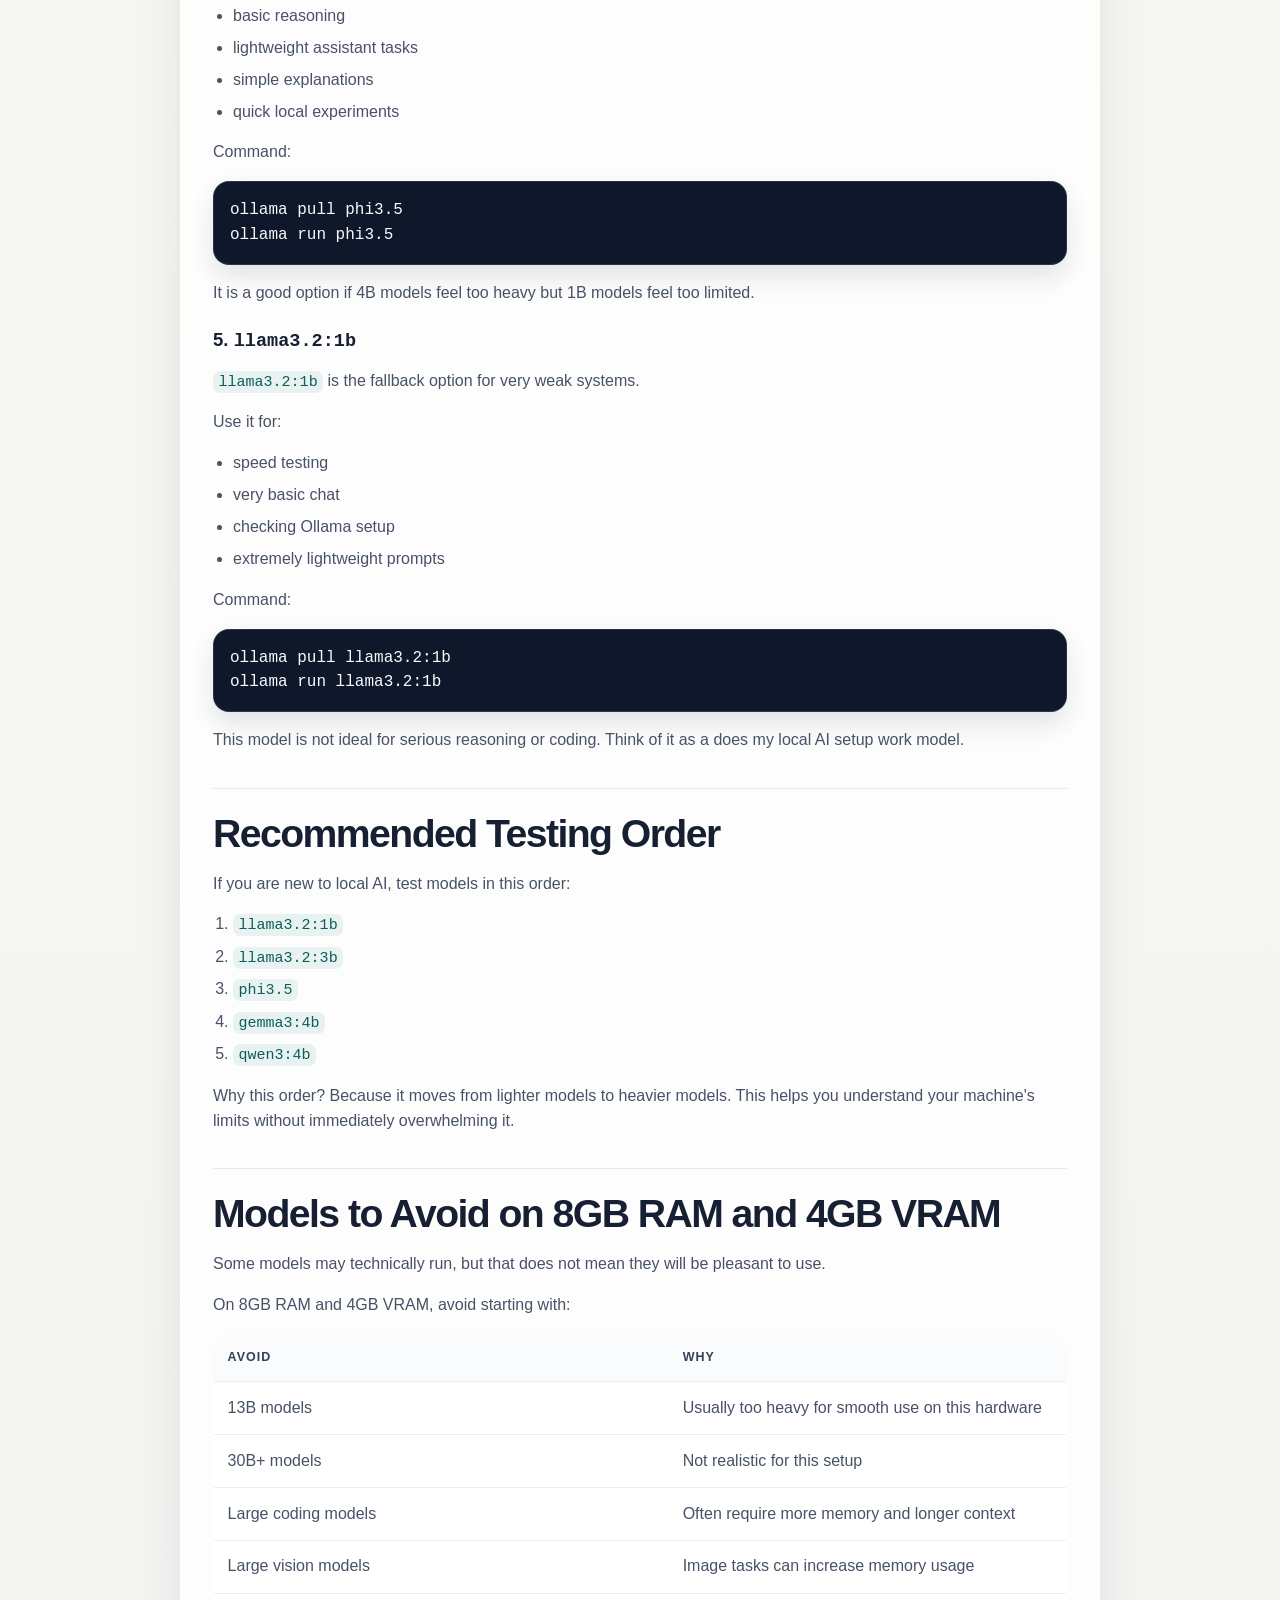
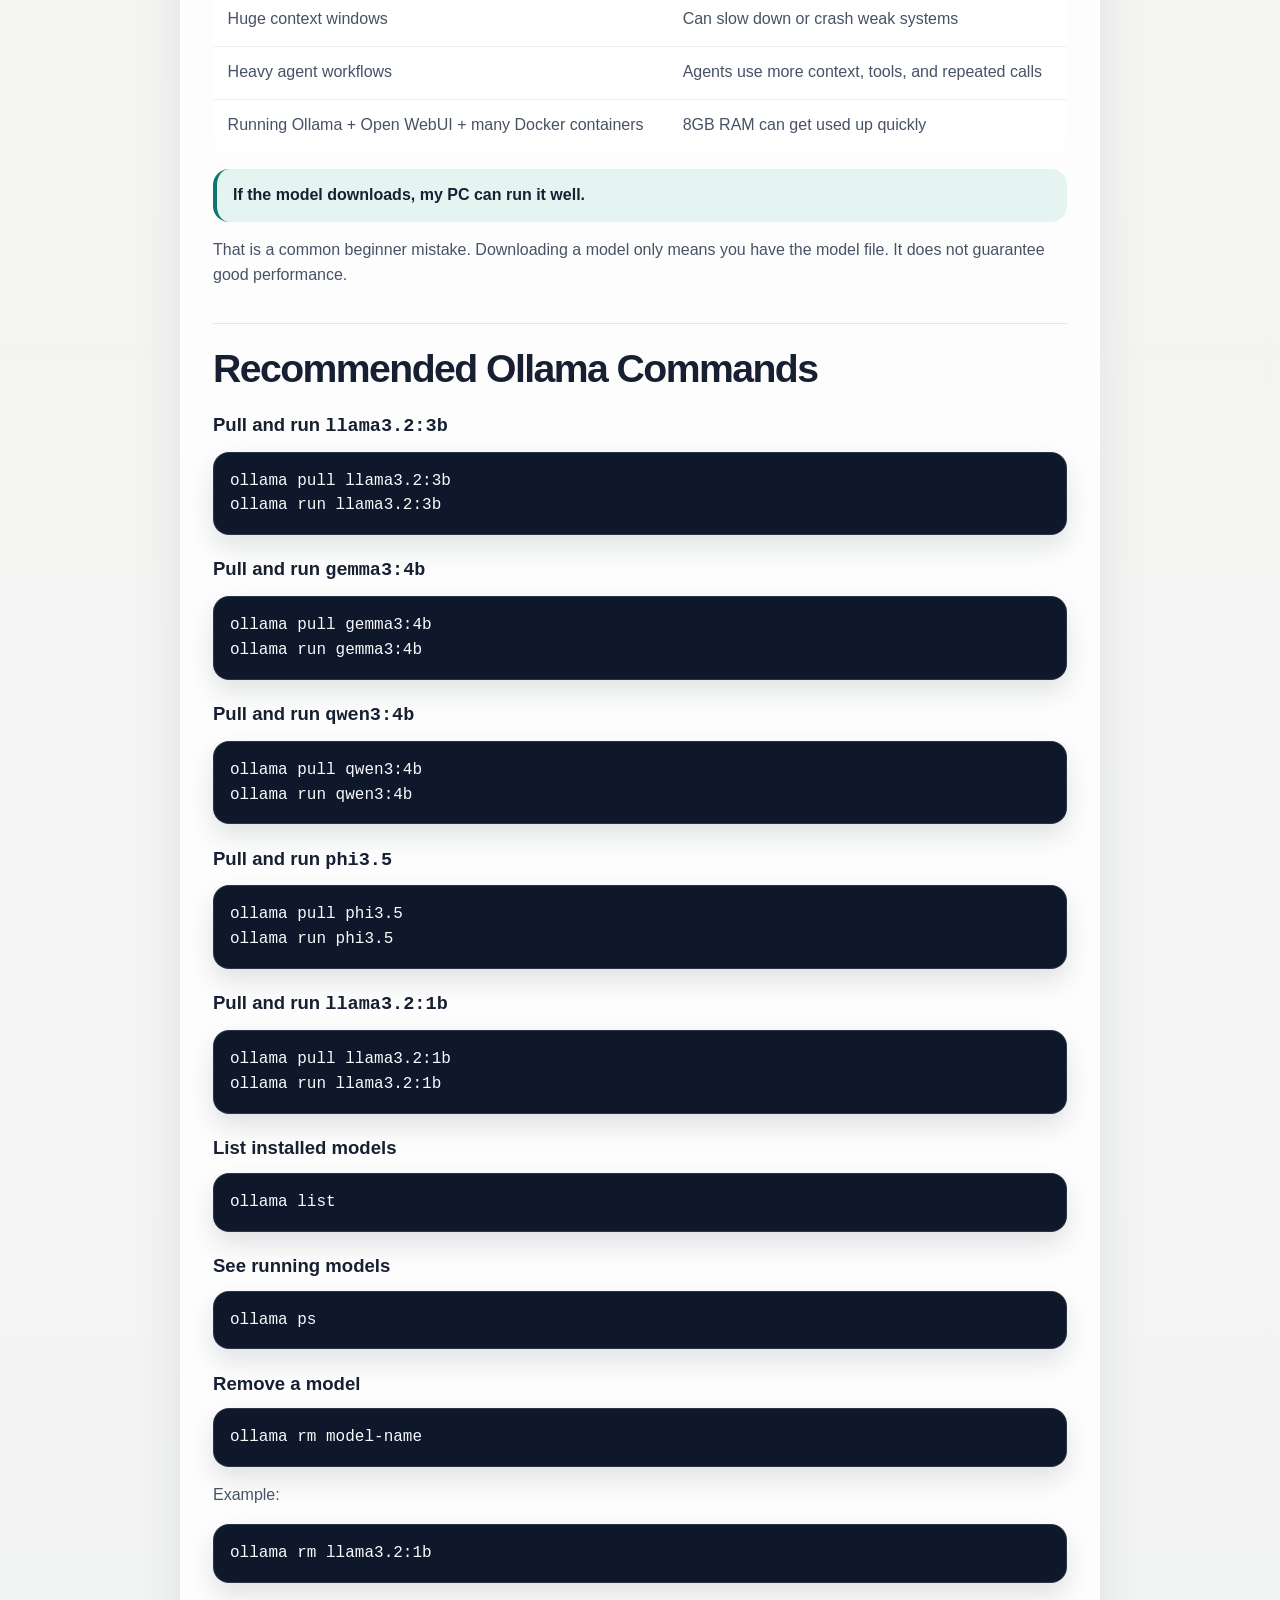
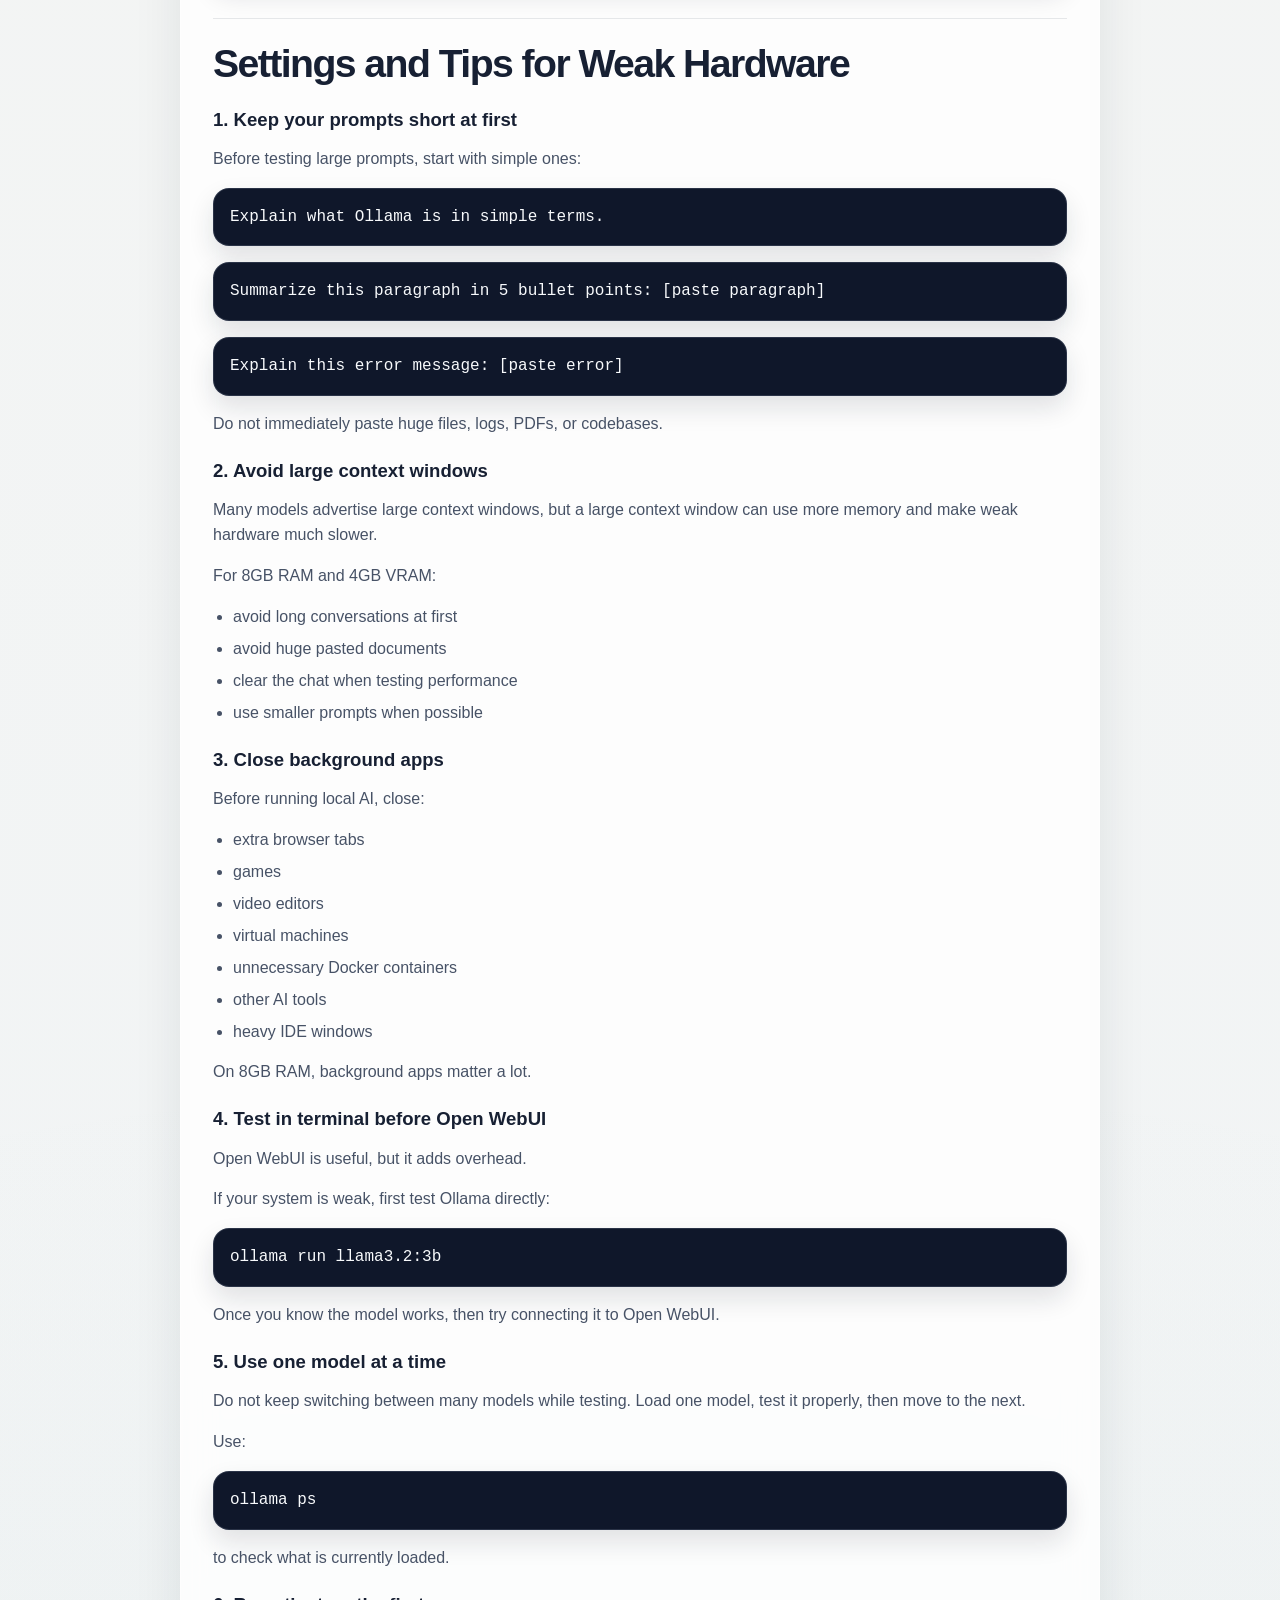
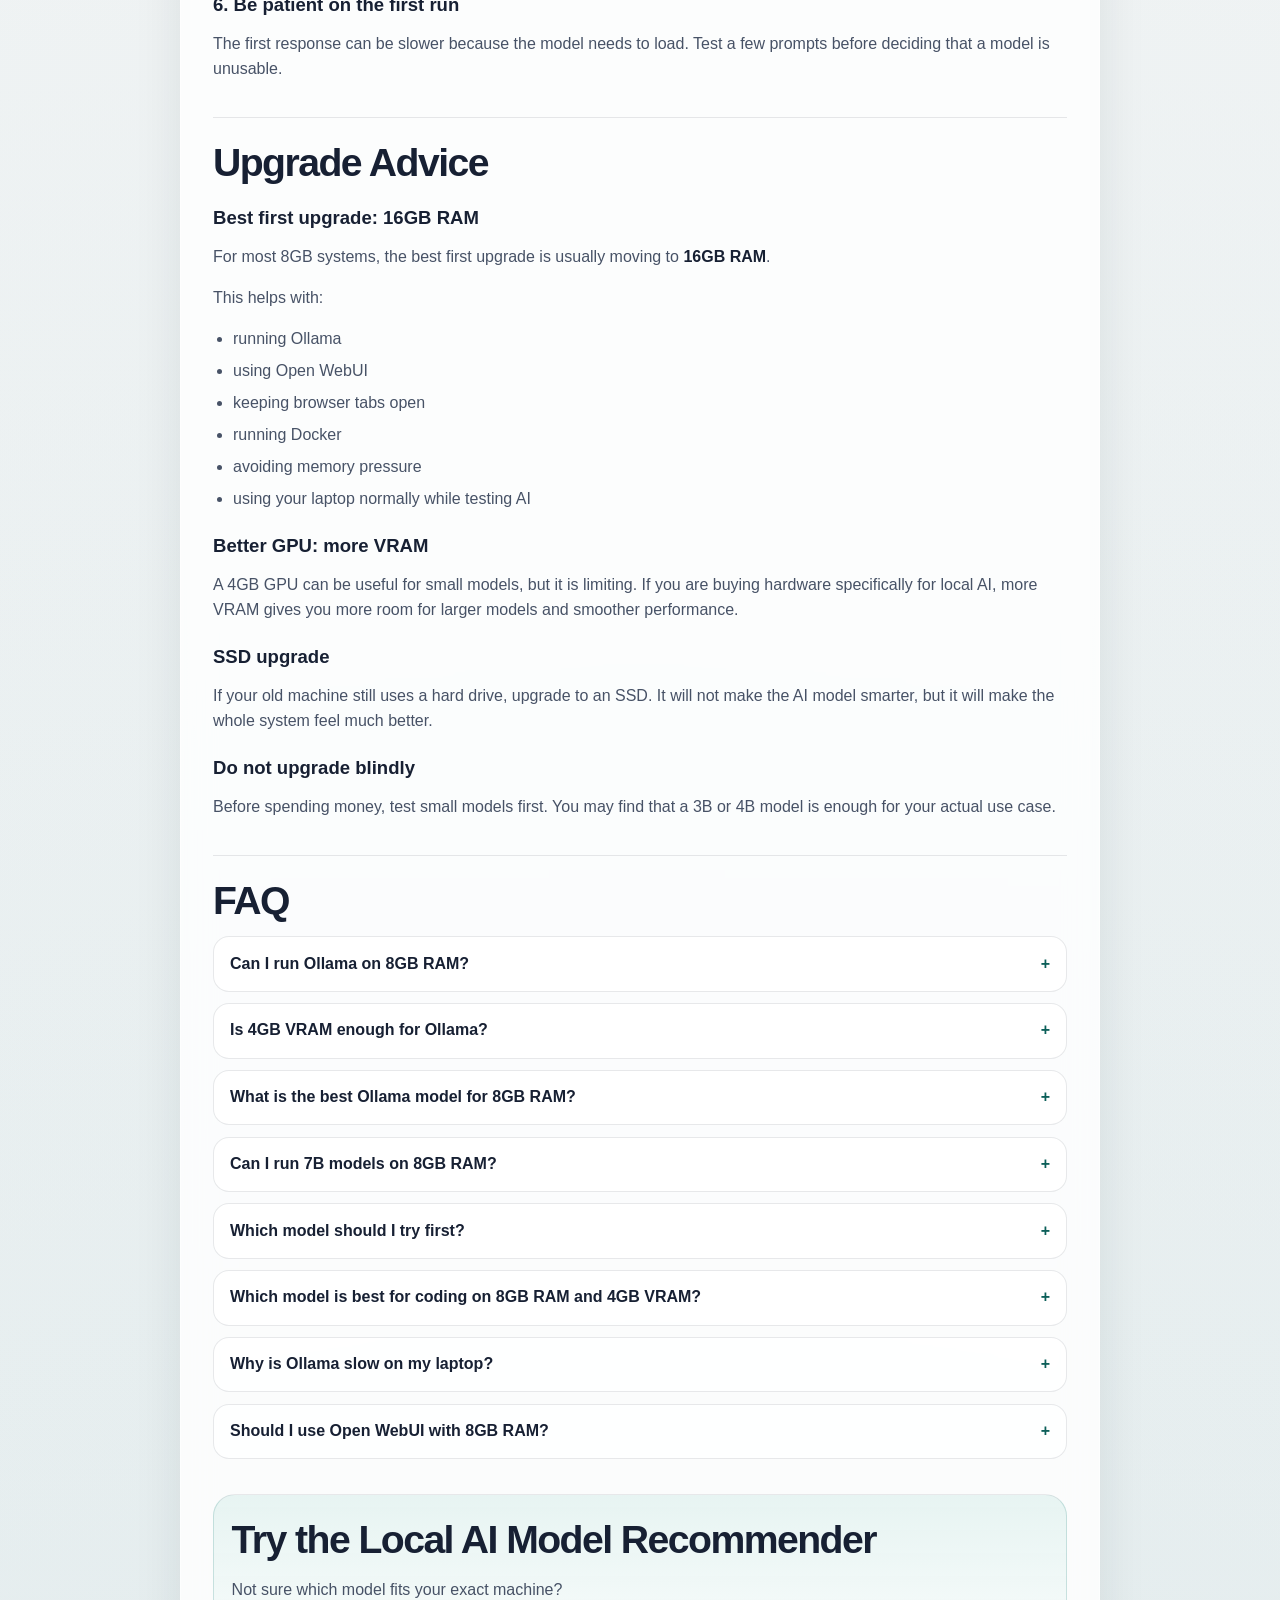
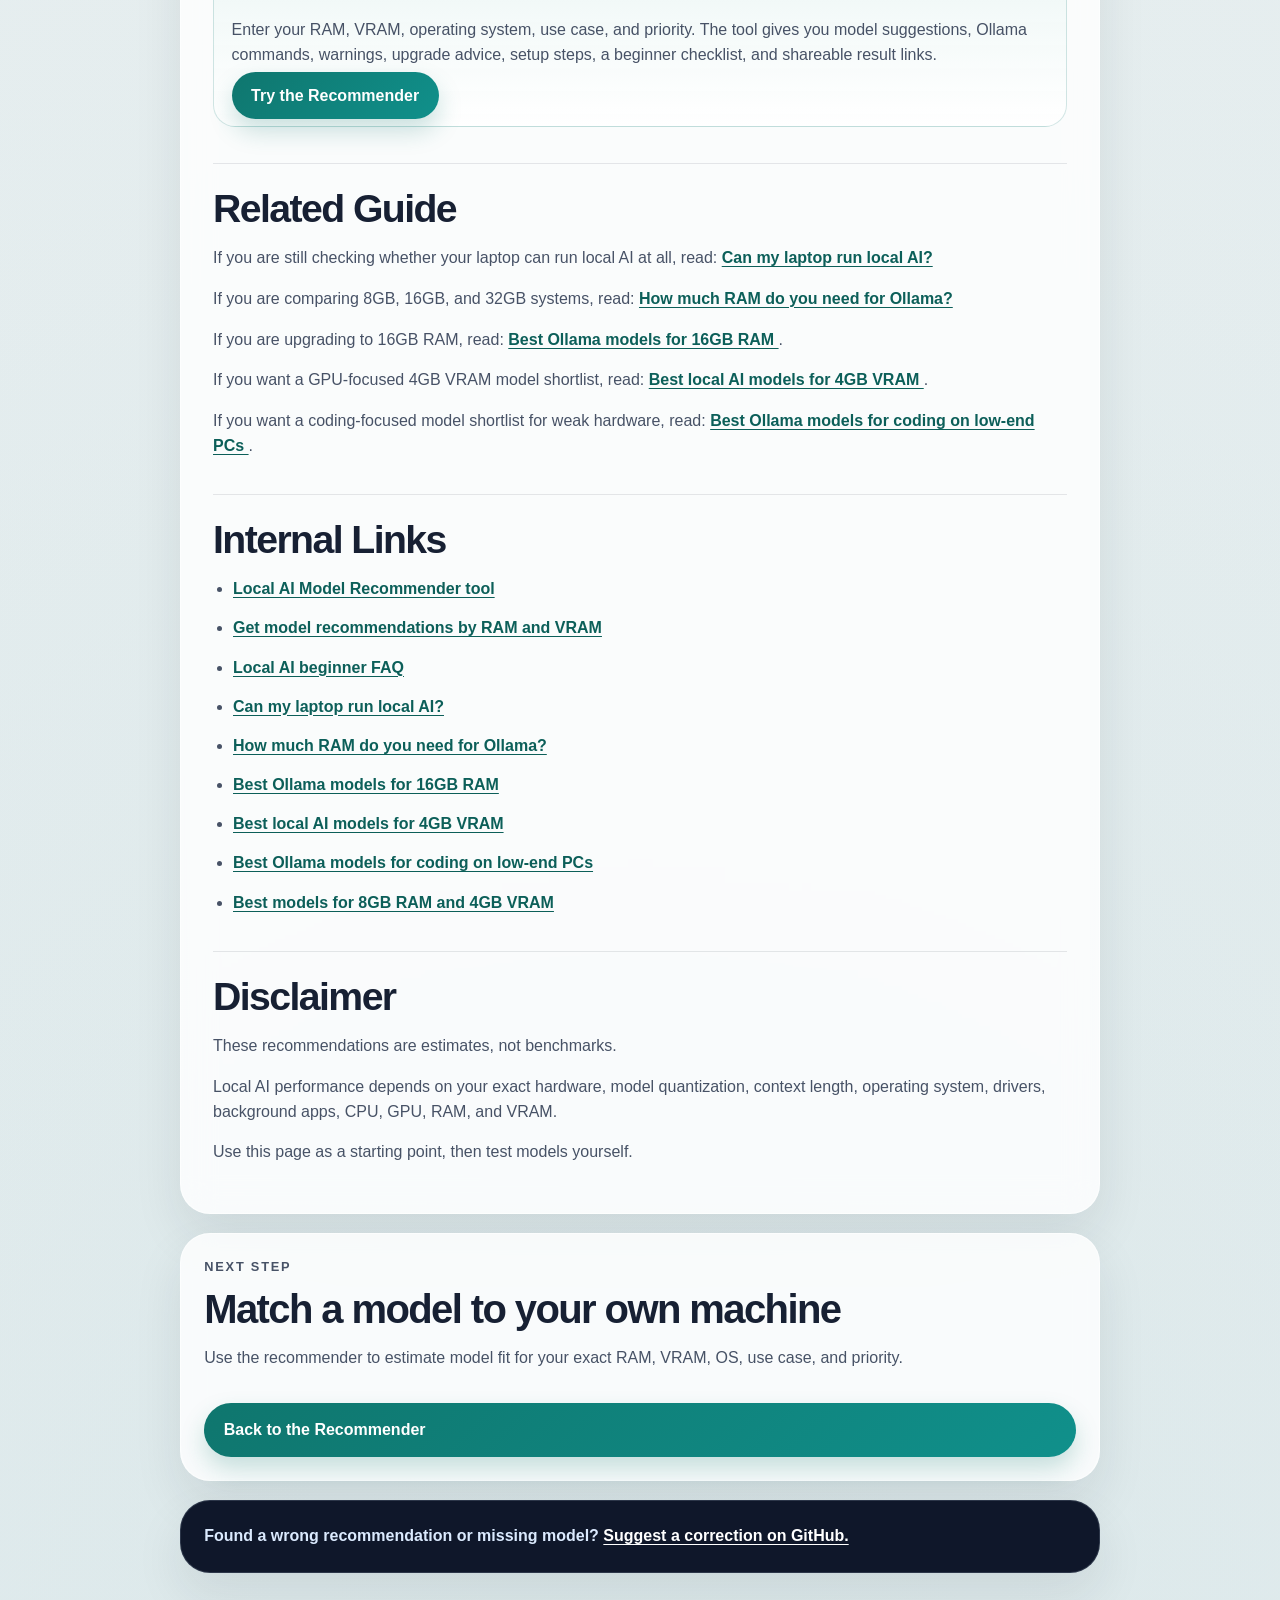
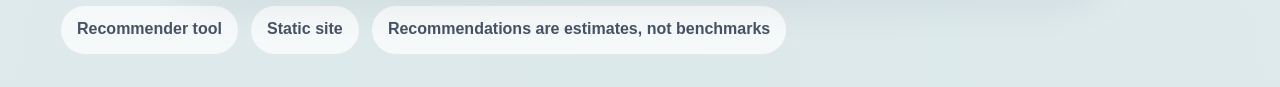
<file: best-ollama-models-8gb-ram-4gb-vram.html>
<!DOCTYPE html>
<html lang="en">
  <head>
    <meta charset="UTF-8" />
    <meta name="viewport" content="width=device-width, initial-scale=1.0" />
    <title>Best Ollama Models for 8GB RAM and 4GB VRAM: Realistic Picks for Weak Hardware</title>
    <meta
      name="description"
      content="Good Ollama model starting points for 8GB RAM and 4GB VRAM. Practical picks, commands, limits, and upgrade advice for weak hardware."
    />
    <link
      rel="canonical"
      href="https://meattacker.github.io/local-ai-model-recommender/best-ollama-models-8gb-ram-4gb-vram.html"
    />
    <meta property="og:type" content="article" />
    <meta
      property="og:title"
      content="Best Ollama Models for 8GB RAM and 4GB VRAM: Realistic Picks for Weak Hardware"
    />
    <meta
      property="og:description"
      content="Good Ollama model starting points for 8GB RAM and 4GB VRAM. Practical picks, commands, limits, and upgrade advice for weak hardware."
    />
    <meta
      property="og:url"
      content="https://meattacker.github.io/local-ai-model-recommender/best-ollama-models-8gb-ram-4gb-vram.html"
    />
    <meta property="og:site_name" content="Local AI Model Recommender" />
    <link rel="stylesheet" href="./styles.css" />
    <script type="application/ld+json">
      {
        "@context": "https://schema.org",
        "@type": "Article",
        "headline": "Best Ollama Models for 8GB RAM and 4GB VRAM: Realistic Picks for Weak Hardware",
        "description": "Good Ollama model starting points for 8GB RAM and 4GB VRAM. Practical picks, commands, limits, and upgrade advice for weak hardware.",
        "author": {
          "@type": "Organization",
          "name": "Local AI Model Recommender"
        },
        "publisher": {
          "@type": "Organization",
          "name": "Local AI Model Recommender"
        },
        "mainEntityOfPage": {
          "@type": "WebPage",
          "@id": "https://meattacker.github.io/local-ai-model-recommender/best-ollama-models-8gb-ram-4gb-vram.html"
        },
        "datePublished": "2026-05-01",
        "dateModified": "2026-05-01"
      }
    </script>
    <script type="application/ld+json">
      {
        "@context": "https://schema.org",
        "@type": "FAQPage",
        "mainEntity": [
          {
            "@type": "Question",
            "name": "Can I run Ollama on 8GB RAM?",
            "acceptedAnswer": {
              "@type": "Answer",
              "text": "Yes. You can run Ollama on 8GB RAM, but you should start with small models. 1B, 3B, and some 4B models are the safest starting points."
            }
          },
          {
            "@type": "Question",
            "name": "Is 4GB VRAM enough for Ollama?",
            "acceptedAnswer": {
              "@type": "Answer",
              "text": "4GB VRAM is enough to experiment with small local AI models. It is not ideal for large models, long-context use, large coding models, or heavy AI agents."
            }
          },
          {
            "@type": "Question",
            "name": "What is the best Ollama model for 8GB RAM?",
            "acceptedAnswer": {
              "@type": "Answer",
              "text": "There is no single best model for every 8GB system. Good starting points include llama3.2:3b, gemma3:4b, qwen3:4b, phi3.5, and llama3.2:1b."
            }
          },
          {
            "@type": "Question",
            "name": "Can I run 7B models on 8GB RAM?",
            "acceptedAnswer": {
              "@type": "Answer",
              "text": "Sometimes, depending on quantization, operating system, available memory, and background apps. But for beginners, 7B models may feel slow or frustrating on 8GB RAM."
            }
          },
          {
            "@type": "Question",
            "name": "Which model should I try first?",
            "acceptedAnswer": {
              "@type": "Answer",
              "text": "Start with ollama run llama3.2:3b. If that works well, try ollama run gemma3:4b or ollama run qwen3:4b."
            }
          },
          {
            "@type": "Question",
            "name": "Which model is best for coding on 8GB RAM and 4GB VRAM?",
            "acceptedAnswer": {
              "@type": "Answer",
              "text": "Try qwen3:4b as a starting point. It can help with small coding questions and explanations, but do not expect it to replace stronger cloud coding models."
            }
          },
          {
            "@type": "Question",
            "name": "Why is Ollama slow on my laptop?",
            "acceptedAnswer": {
              "@type": "Answer",
              "text": "Common reasons include a model that is too large, full RAM, high context length, too many open apps, limited GPU VRAM, CPU-heavy inference, or the system swapping to disk."
            }
          },
          {
            "@type": "Question",
            "name": "Should I use Open WebUI with 8GB RAM?",
            "acceptedAnswer": {
              "@type": "Answer",
              "text": "You can, but test Ollama in the terminal first. Open WebUI is useful, but it adds extra overhead. If your system is struggling, keep your setup simple."
            }
          }
        ]
      }
    </script>
  </head>
  <body>
    <div class="page-shell">
      <a class="skip-link" href="#main-content">Skip to main content</a>
      <header class="hero article-hero">
        <nav class="topbar" aria-label="Primary">
          <a class="brand" href="./index.html">
            <span class="brand-mark" aria-hidden="true">AI</span>
            <span>Local AI Model Recommender</span>
          </a>
          <div class="topbar-links">
            <a href="./index.html" class="ghost-link">Tool</a>
            <a href="#faq" class="ghost-link">FAQ</a>
          </div>
        </nav>

        <div class="hero-copy article-hero-copy">
          <p class="eyebrow">Ollama guide</p>
          <h1>Best Ollama Models for 8GB RAM and 4GB VRAM</h1>
          <p class="hero-text">
            Realistic model picks, commands, limits, and upgrade advice for
            weak hardware.
          </p>
          <div class="hero-actions">
            <a href="./index.html" class="button button-primary">Use the Recommender</a>
            <a href="#direct-answer" class="button button-secondary">See Model Picks</a>
          </div>
        </div>
      </header>

      <main class="main-content article-main" id="main-content">
        <article class="card article-card">
          <p>
            If you are asking, <strong>"What are the best AI models to run with
            8GB RAM and 4GB VRAM?"</strong>, you are probably in the same place
            many local AI beginners start.
          </p>
          <p>
            You are entering the homelab stage. Or maybe you are taking your
            first steps into running local AI models. But instead of having a
            powerful AI workstation, your only hardware is an old gaming laptop
            lying around collecting dust, a budget PC, or an old work machine
            you want to repurpose.
          </p>
          <p>The good news is that you can still run useful local AI models on this kind of hardware.</p>
          <p>The important thing is to stay realistic.</p>
          <p>
            An 8GB RAM and 4GB VRAM machine is weak by modern local AI standards.
            You should not expect large models, heavy coding agents, huge
            context windows, or instant replies. RAM and VRAM have a major
            effect on how smoothly local models run. More memory usually means
            more room for larger models, longer prompts, and faster responses.
          </p>
          <p>
            But that does not mean your machine is useless. With the right small
            models, careful settings, and realistic expectations, you can still
            use Ollama for general chat, study help, summaries, simple coding
            help, and local AI experimentation.
          </p>
          <p>
            Keeping that in mind, here are good Ollama model starting points for
            8GB RAM and 4GB VRAM.
          </p>

          <section id="direct-answer">
            <h2>Direct Answer</h2>
            <p>
              For a system with <strong>8GB RAM and 4GB VRAM</strong>, good
              Ollama models to try first are:
            </p>
            <div class="article-table-wrap">
              <table class="article-table">
                <thead>
                  <tr>
                    <th scope="col">Model</th>
                    <th scope="col">Best For</th>
                    <th scope="col">Why Start Here</th>
                  </tr>
                </thead>
                <tbody>
                  <tr>
                    <td><code>llama3.2:3b</code></td>
                    <td>General chat and first test</td>
                    <td>Small enough to test easily and more useful than tiny models</td>
                  </tr>
                  <tr>
                    <td><code>gemma3:4b</code></td>
                    <td>General use, summaries, study help</td>
                    <td>Good general-purpose starting point</td>
                  </tr>
                  <tr>
                    <td><code>qwen3:4b</code></td>
                    <td>Reasoning, coding-style prompts, structured answers</td>
                    <td>Useful if you want technical help on weak hardware</td>
                  </tr>
                  <tr>
                    <td><code>phi3.5</code></td>
                    <td>Lightweight assistant tasks</td>
                    <td>Small model that can be practical on limited systems</td>
                  </tr>
                  <tr>
                    <td><code>llama3.2:1b</code></td>
                    <td>Very weak hardware or speed testing</td>
                    <td>Fast fallback, but limited quality</td>
                  </tr>
                </tbody>
              </table>
            </div>
            <p>
              These are <strong>good starting points</strong>, not guaranteed
              best models for every machine.
            </p>
            <p>
              Performance depends on model size, quantization, context length,
              CPU, GPU, RAM, VRAM, operating system, drivers, and background
              apps.
            </p>
            <p>If you are unsure, start with:</p>
            <pre><code>ollama run llama3.2:3b</code></pre>
            <p>Then test:</p>
            <pre><code>ollama run gemma3:4b</code></pre>
            <p>and:</p>
            <pre><code>ollama run qwen3:4b</code></pre>
          </section>

          <section>
            <h2>What 8GB RAM and 4GB VRAM Can Realistically Run</h2>
            <p>
              A machine with <strong>8GB RAM and 4GB VRAM</strong> can run local
              AI, but it is close to the lower end of comfortable usage.
            </p>
            <p>You can realistically expect:</p>
            <ul>
              <li>small models to work better than large models</li>
              <li>1B to 4B models to be the safest range</li>
              <li>some 7B models may run, but often slowly</li>
              <li>long prompts to slow things down</li>
              <li>large context windows to create memory pressure</li>
              <li>Open WebUI to add extra overhead</li>
              <li>Docker containers and browser tabs to reduce available RAM</li>
              <li>CPU-only fallback to be much slower than GPU-assisted inference</li>
            </ul>
            <p>You should not expect this hardware to comfortably run:</p>
            <ul>
              <li>large 13B+ models</li>
              <li>heavy coding agents</li>
              <li>big document analysis workflows</li>
              <li>long-context chat sessions</li>
              <li>large vision models</li>
              <li>multiple AI services at the same time</li>
            </ul>
            <blockquote>
              <p>If your machine has 8GB RAM and 4GB VRAM, start small.</p>
            </blockquote>
            <p>
              A small model that runs smoothly is usually more useful than a
              larger model that technically runs but feels painful to use.
            </p>
          </section>

          <section>
            <h2>Recommended Models</h2>
            <h3>1. <code>llama3.2:3b</code></h3>
            <p>
              <code>llama3.2:3b</code> is a good first model to test because it
              is small, simple, and practical for basic local AI use.
            </p>
            <p>Use it for:</p>
            <ul>
              <li>general chat</li>
              <li>simple explanations</li>
              <li>rewriting text</li>
              <li>summarizing short passages</li>
              <li>testing whether Ollama is working properly</li>
            </ul>
            <p>Command:</p>
            <pre><code>ollama pull llama3.2:3b
ollama run llama3.2:3b</code></pre>
            <p>
              This is a good first checkpoint model. If this feels too slow,
              your system may be under memory pressure, or too many background
              apps may be open.
            </p>

            <h3>2. <code>gemma3:4b</code></h3>
            <p>
              <code>gemma3:4b</code> is a good general-purpose model to try
              after your first small-model test.
            </p>
            <p>Use it for:</p>
            <ul>
              <li>study help</li>
              <li>explanations</li>
              <li>summaries</li>
              <li>brainstorming</li>
              <li>general assistant use</li>
              <li>beginner local AI experiments</li>
            </ul>
            <p>Command:</p>
            <pre><code>ollama pull gemma3:4b
ollama run gemma3:4b</code></pre>
            <p>
              On 8GB RAM and 4GB VRAM, this may feel slower than a 1B or 3B
              model, but it can be a useful step up in quality.
            </p>

            <h3>3. <code>qwen3:4b</code></h3>
            <p>
              <code>qwen3:4b</code> is a useful starting point if you want a
              model for reasoning, structured answers, or coding-style help.
            </p>
            <p>Use it for:</p>
            <ul>
              <li>coding explanations</li>
              <li>small debugging questions</li>
              <li>technical questions</li>
              <li>structured answers</li>
              <li>reasoning-style prompts</li>
            </ul>
            <p>Command:</p>
            <pre><code>ollama pull qwen3:4b
ollama run qwen3:4b</code></pre>
            <p>
              Do not expect it to replace a powerful cloud coding model. On weak
              hardware, it is better for smaller tasks like explaining code,
              reviewing short snippets, or helping you think through errors.
            </p>

            <h3>4. <code>phi3.5</code></h3>
            <p><code>phi3.5</code> is another lightweight model worth testing.</p>
            <p>Use it for:</p>
            <ul>
              <li>short answers</li>
              <li>basic reasoning</li>
              <li>lightweight assistant tasks</li>
              <li>simple explanations</li>
              <li>quick local experiments</li>
            </ul>
            <p>Command:</p>
            <pre><code>ollama pull phi3.5
ollama run phi3.5</code></pre>
            <p>
              It is a good option if 4B models feel too heavy but 1B models feel
              too limited.
            </p>

            <h3>5. <code>llama3.2:1b</code></h3>
            <p>
              <code>llama3.2:1b</code> is the fallback option for very weak
              systems.
            </p>
            <p>Use it for:</p>
            <ul>
              <li>speed testing</li>
              <li>very basic chat</li>
              <li>checking Ollama setup</li>
              <li>extremely lightweight prompts</li>
            </ul>
            <p>Command:</p>
            <pre><code>ollama pull llama3.2:1b
ollama run llama3.2:1b</code></pre>
            <p>
              This model is not ideal for serious reasoning or coding. Think of
              it as a does my local AI setup work model.
            </p>
          </section>

          <section>
            <h2>Recommended Testing Order</h2>
            <p>If you are new to local AI, test models in this order:</p>
            <ol>
              <li><code>llama3.2:1b</code></li>
              <li><code>llama3.2:3b</code></li>
              <li><code>phi3.5</code></li>
              <li><code>gemma3:4b</code></li>
              <li><code>qwen3:4b</code></li>
            </ol>
            <p>
              Why this order? Because it moves from lighter models to heavier
              models. This helps you understand your machine's limits without
              immediately overwhelming it.
            </p>
          </section>

          <section>
            <h2>Models to Avoid on 8GB RAM and 4GB VRAM</h2>
            <p>
              Some models may technically run, but that does not mean they will
              be pleasant to use.
            </p>
            <p>On 8GB RAM and 4GB VRAM, avoid starting with:</p>
            <div class="article-table-wrap">
              <table class="article-table">
                <thead>
                  <tr>
                    <th scope="col">Avoid</th>
                    <th scope="col">Why</th>
                  </tr>
                </thead>
                <tbody>
                  <tr>
                    <td>13B models</td>
                    <td>Usually too heavy for smooth use on this hardware</td>
                  </tr>
                  <tr>
                    <td>30B+ models</td>
                    <td>Not realistic for this setup</td>
                  </tr>
                  <tr>
                    <td>Large coding models</td>
                    <td>Often require more memory and longer context</td>
                  </tr>
                  <tr>
                    <td>Large vision models</td>
                    <td>Image tasks can increase memory usage</td>
                  </tr>
                  <tr>
                    <td>Huge context windows</td>
                    <td>Can slow down or crash weak systems</td>
                  </tr>
                  <tr>
                    <td>Heavy agent workflows</td>
                    <td>Agents use more context, tools, and repeated calls</td>
                  </tr>
                  <tr>
                    <td>Running Ollama + Open WebUI + many Docker containers</td>
                    <td>8GB RAM can get used up quickly</td>
                  </tr>
                </tbody>
              </table>
            </div>
            <blockquote>
              <p>If the model downloads, my PC can run it well.</p>
            </blockquote>
            <p>
              That is a common beginner mistake. Downloading a model only means
              you have the model file. It does not guarantee good performance.
            </p>
          </section>

          <section>
            <h2>Recommended Ollama Commands</h2>
            <h3>Pull and run <code>llama3.2:3b</code></h3>
            <pre><code>ollama pull llama3.2:3b
ollama run llama3.2:3b</code></pre>
            <h3>Pull and run <code>gemma3:4b</code></h3>
            <pre><code>ollama pull gemma3:4b
ollama run gemma3:4b</code></pre>
            <h3>Pull and run <code>qwen3:4b</code></h3>
            <pre><code>ollama pull qwen3:4b
ollama run qwen3:4b</code></pre>
            <h3>Pull and run <code>phi3.5</code></h3>
            <pre><code>ollama pull phi3.5
ollama run phi3.5</code></pre>
            <h3>Pull and run <code>llama3.2:1b</code></h3>
            <pre><code>ollama pull llama3.2:1b
ollama run llama3.2:1b</code></pre>
            <h3>List installed models</h3>
            <pre><code>ollama list</code></pre>
            <h3>See running models</h3>
            <pre><code>ollama ps</code></pre>
            <h3>Remove a model</h3>
            <pre><code>ollama rm model-name</code></pre>
            <p>Example:</p>
            <pre><code>ollama rm llama3.2:1b</code></pre>
          </section>

          <section>
            <h2>Settings and Tips for Weak Hardware</h2>
            <h3>1. Keep your prompts short at first</h3>
            <p>Before testing large prompts, start with simple ones:</p>
            <pre><code>Explain what Ollama is in simple terms.</code></pre>
            <pre><code>Summarize this paragraph in 5 bullet points: [paste paragraph]</code></pre>
            <pre><code>Explain this error message: [paste error]</code></pre>
            <p>Do not immediately paste huge files, logs, PDFs, or codebases.</p>
            <h3>2. Avoid large context windows</h3>
            <p>
              Many models advertise large context windows, but a large context
              window can use more memory and make weak hardware much slower.
            </p>
            <p>For 8GB RAM and 4GB VRAM:</p>
            <ul>
              <li>avoid long conversations at first</li>
              <li>avoid huge pasted documents</li>
              <li>clear the chat when testing performance</li>
              <li>use smaller prompts when possible</li>
            </ul>
            <h3>3. Close background apps</h3>
            <p>Before running local AI, close:</p>
            <ul>
              <li>extra browser tabs</li>
              <li>games</li>
              <li>video editors</li>
              <li>virtual machines</li>
              <li>unnecessary Docker containers</li>
              <li>other AI tools</li>
              <li>heavy IDE windows</li>
            </ul>
            <p>On 8GB RAM, background apps matter a lot.</p>
            <h3>4. Test in terminal before Open WebUI</h3>
            <p>Open WebUI is useful, but it adds overhead.</p>
            <p>If your system is weak, first test Ollama directly:</p>
            <pre><code>ollama run llama3.2:3b</code></pre>
            <p>Once you know the model works, then try connecting it to Open WebUI.</p>
            <h3>5. Use one model at a time</h3>
            <p>
              Do not keep switching between many models while testing. Load one
              model, test it properly, then move to the next.
            </p>
            <p>Use:</p>
            <pre><code>ollama ps</code></pre>
            <p>to check what is currently loaded.</p>
            <h3>6. Be patient on the first run</h3>
            <p>
              The first response can be slower because the model needs to load.
              Test a few prompts before deciding that a model is unusable.
            </p>
          </section>

          <section>
            <h2>Upgrade Advice</h2>
            <h3>Best first upgrade: 16GB RAM</h3>
            <p>
              For most 8GB systems, the best first upgrade is usually moving to
              <strong>16GB RAM</strong>.
            </p>
            <p>This helps with:</p>
            <ul>
              <li>running Ollama</li>
              <li>using Open WebUI</li>
              <li>keeping browser tabs open</li>
              <li>running Docker</li>
              <li>avoiding memory pressure</li>
              <li>using your laptop normally while testing AI</li>
            </ul>
            <h3>Better GPU: more VRAM</h3>
            <p>
              A 4GB GPU can be useful for small models, but it is limiting. If
              you are buying hardware specifically for local AI, more VRAM gives
              you more room for larger models and smoother performance.
            </p>
            <h3>SSD upgrade</h3>
            <p>
              If your old machine still uses a hard drive, upgrade to an SSD. It
              will not make the AI model smarter, but it will make the whole
              system feel much better.
            </p>
            <h3>Do not upgrade blindly</h3>
            <p>
              Before spending money, test small models first. You may find that
              a 3B or 4B model is enough for your actual use case.
            </p>
          </section>

          <section id="faq">
            <h2>FAQ</h2>
            <div class="faq-list">
              <details>
                <summary>Can I run Ollama on 8GB RAM?</summary>
                <p>
                  Yes. You can run Ollama on 8GB RAM, but you should start with
                  small models. 1B, 3B, and some 4B models are the safest
                  starting points.
                </p>
              </details>
              <details>
                <summary>Is 4GB VRAM enough for Ollama?</summary>
                <p>
                  4GB VRAM is enough to experiment with small local AI models.
                  It is not ideal for large models, long-context use, large
                  coding models, or heavy AI agents.
                </p>
              </details>
              <details>
                <summary>What is the best Ollama model for 8GB RAM?</summary>
                <p>
                  There is no single best model for every 8GB system. Good
                  starting points include <code>llama3.2:3b</code>,
                  <code>gemma3:4b</code>, <code>qwen3:4b</code>,
                  <code>phi3.5</code>, and <code>llama3.2:1b</code>.
                </p>
              </details>
              <details>
                <summary>Can I run 7B models on 8GB RAM?</summary>
                <p>
                  Sometimes, depending on quantization, operating system,
                  available memory, and background apps. But for beginners, 7B
                  models may feel slow or frustrating on 8GB RAM.
                </p>
              </details>
              <details>
                <summary>Which model should I try first?</summary>
                <p>Start with:</p>
                <pre><code>ollama run llama3.2:3b</code></pre>
                <p>If that works well, try:</p>
                <pre><code>ollama run gemma3:4b</code></pre>
                <p>or:</p>
                <pre><code>ollama run qwen3:4b</code></pre>
              </details>
              <details>
                <summary>Which model is best for coding on 8GB RAM and 4GB VRAM?</summary>
                <p>
                  Try <code>qwen3:4b</code> as a starting point. It can help
                  with small coding questions and explanations, but do not
                  expect it to replace stronger cloud coding models.
                </p>
              </details>
              <details>
                <summary>Why is Ollama slow on my laptop?</summary>
                <p>Common reasons include:</p>
                <ul>
                  <li>the model is too large</li>
                  <li>RAM is full</li>
                  <li>context length is too high</li>
                  <li>too many apps are open</li>
                  <li>the GPU has limited VRAM</li>
                  <li>the model is running mostly on CPU</li>
                  <li>your system is swapping to disk</li>
                </ul>
              </details>
              <details>
                <summary>Should I use Open WebUI with 8GB RAM?</summary>
                <p>
                  You can, but test Ollama in the terminal first. Open WebUI is
                  useful, but it adds extra overhead. If your system is
                  struggling, keep your setup simple.
                </p>
              </details>
            </div>
          </section>

          <section class="article-cta">
            <h2>Try the Local AI Model Recommender</h2>
            <p>Not sure which model fits your exact machine?</p>
            <p>
              Enter your RAM, VRAM, operating system, use case, and priority.
              The tool gives you model suggestions, Ollama commands, warnings,
              upgrade advice, setup steps, a beginner checklist, and shareable
              result links.
            </p>
            <a
              class="button button-primary"
              href="https://meattacker.github.io/local-ai-model-recommender/"
            >
              Try the Recommender
            </a>
          </section>

          <section>
            <h2>Related Guide</h2>
            <p>
              If you are still checking whether your laptop can run local AI at
              all, read:
              <a href="./can-my-laptop-run-local-ai.html">
                Can my laptop run local AI?
              </a>
            </p>
            <p>
              If you are comparing 8GB, 16GB, and 32GB systems, read:
              <a href="./how-much-ram-do-you-need-for-ollama.html">
                How much RAM do you need for Ollama?
              </a>
            </p>
            <p>
              If you are upgrading to 16GB RAM, read:
              <a href="./best-ollama-models-16gb-ram.html">
                Best Ollama models for 16GB RAM
              </a>.
            </p>
            <p>
              If you want a GPU-focused 4GB VRAM model shortlist, read:
              <a href="./best-local-ai-models-4gb-vram.html">
                Best local AI models for 4GB VRAM
              </a>.
            </p>
            <p>
              If you want a coding-focused model shortlist for weak hardware,
              read:
              <a href="./best-ollama-models-for-coding-on-low-end-pcs.html">
                Best Ollama models for coding on low-end PCs
              </a>.
            </p>
          </section>

          <section>
            <h2>Internal Links</h2>
            <ul class="internal-links">
              <li><a href="./index.html">Local AI Model Recommender tool</a></li>
              <li><a href="./index.html#hardware-form">Get model recommendations by RAM and VRAM</a></li>
              <li><a href="./index.html#faq-section">Local AI beginner FAQ</a></li>
              <li><a href="./can-my-laptop-run-local-ai.html">Can my laptop run local AI?</a></li>
              <li><a href="./how-much-ram-do-you-need-for-ollama.html">How much RAM do you need for Ollama?</a></li>
              <li><a href="./best-ollama-models-16gb-ram.html">Best Ollama models for 16GB RAM</a></li>
              <li><a href="./best-local-ai-models-4gb-vram.html">Best local AI models for 4GB VRAM</a></li>
              <li><a href="./best-ollama-models-for-coding-on-low-end-pcs.html">Best Ollama models for coding on low-end PCs</a></li>
              <li><a href="#direct-answer">Best models for 8GB RAM and 4GB VRAM</a></li>
            </ul>
          </section>

          <section>
            <h2>Disclaimer</h2>
            <p>These recommendations are estimates, not benchmarks.</p>
            <p>
              Local AI performance depends on your exact hardware, model
              quantization, context length, operating system, drivers, background
              apps, CPU, GPU, RAM, and VRAM.
            </p>
            <p>Use this page as a starting point, then test models yourself.</p>
          </section>
        </article>

        <section class="card article-bottom-nav">
          <div class="section-heading">
            <p class="eyebrow">Next step</p>
            <h2>Match a model to your own machine</h2>
            <p>
              Use the recommender to estimate model fit for your exact RAM,
              VRAM, OS, use case, and priority.
            </p>
          </div>
          <a href="./index.html" class="button button-primary">Back to the Recommender</a>
        </section>

        <section class="card feedback-card" aria-label="Feedback">
          <p>
            Found a wrong recommendation or missing model?
            <a href="https://github.com/meattacker/local-ai-model-recommender/issues">
              Suggest a correction on GitHub.
            </a>
          </p>
        </section>
      </main>

      <footer class="site-footer">
        <a class="footer-pill" href="./index.html">Recommender tool</a>
        <div class="footer-pill">Static site</div>
        <div class="footer-pill">Recommendations are estimates, not benchmarks</div>
      </footer>
    </div>
    <!-- Cloudflare Web Analytics --><script defer src='https://static.cloudflareinsights.com/beacon.min.js' data-cf-beacon='{"token": "9627f5c90aa14c988069e39d1c63aba9"}'></script><!-- End Cloudflare Web Analytics -->
  </body>
</html>
</file>
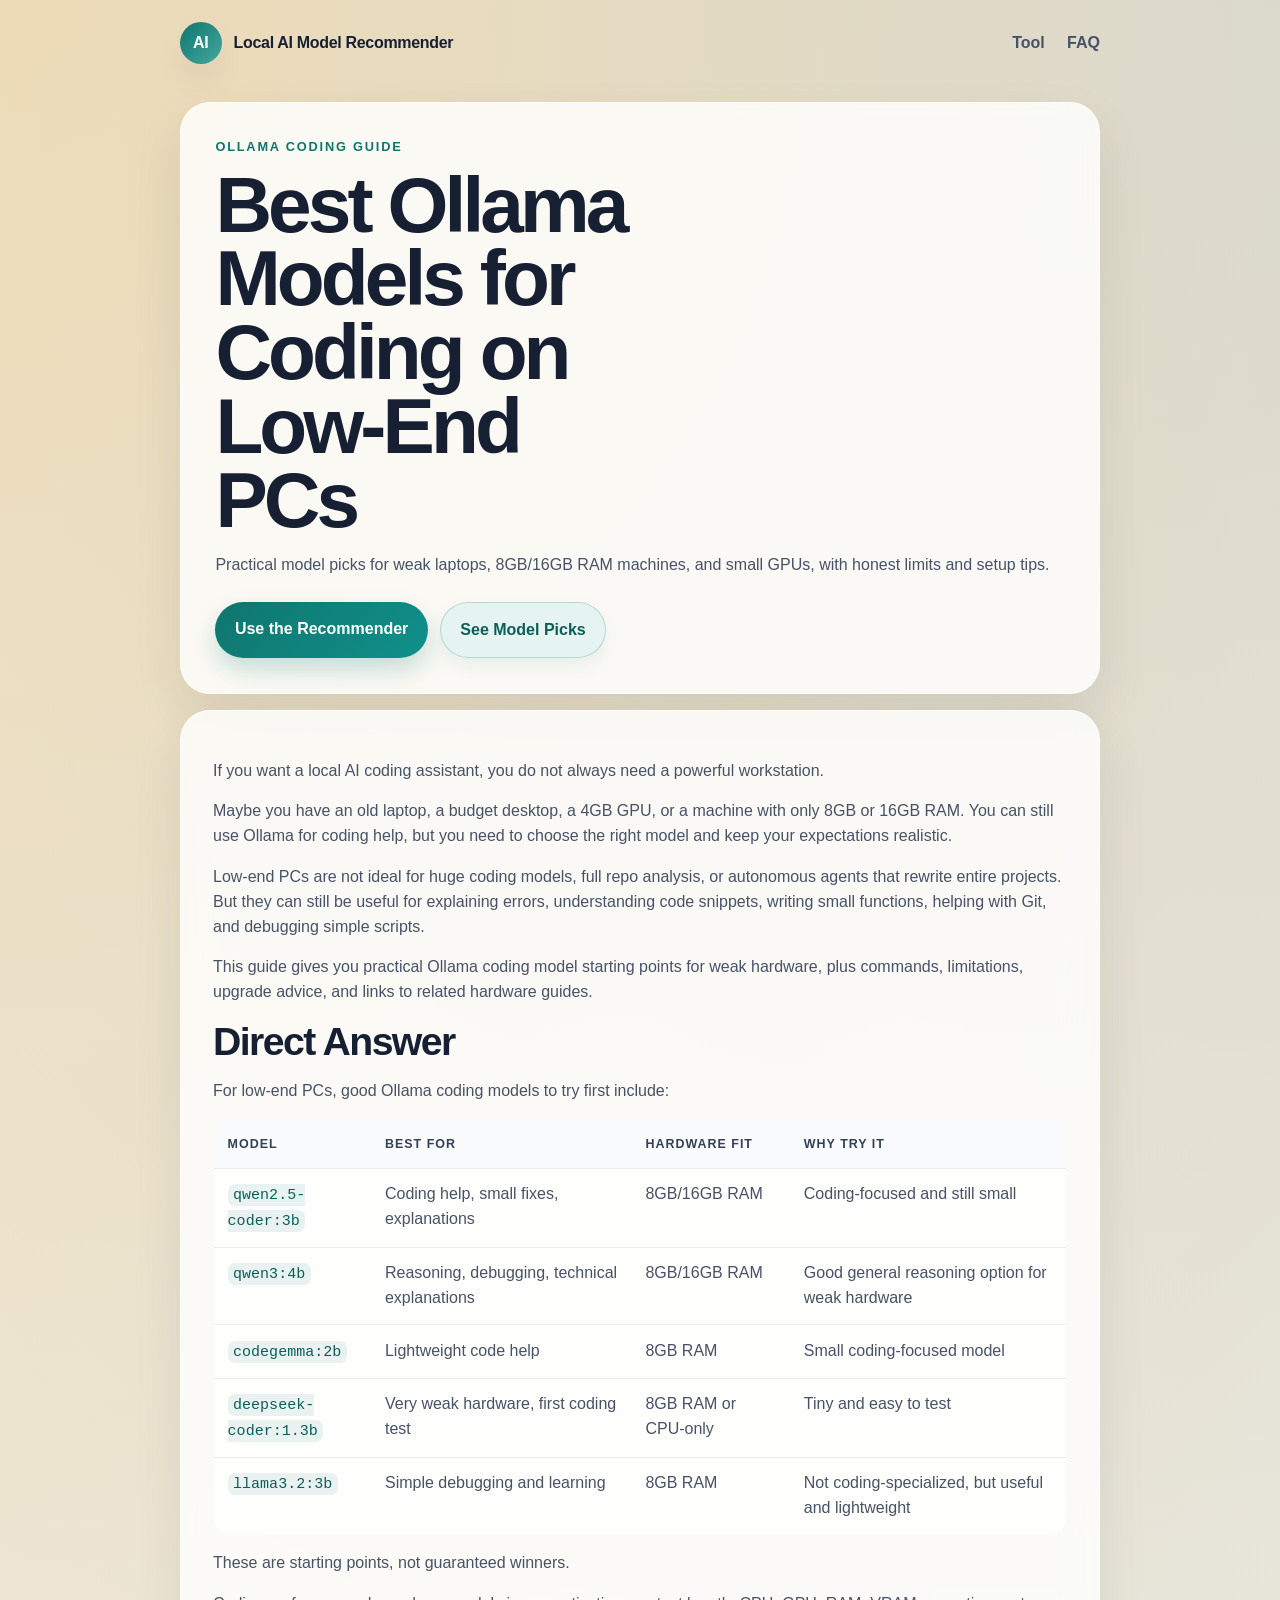
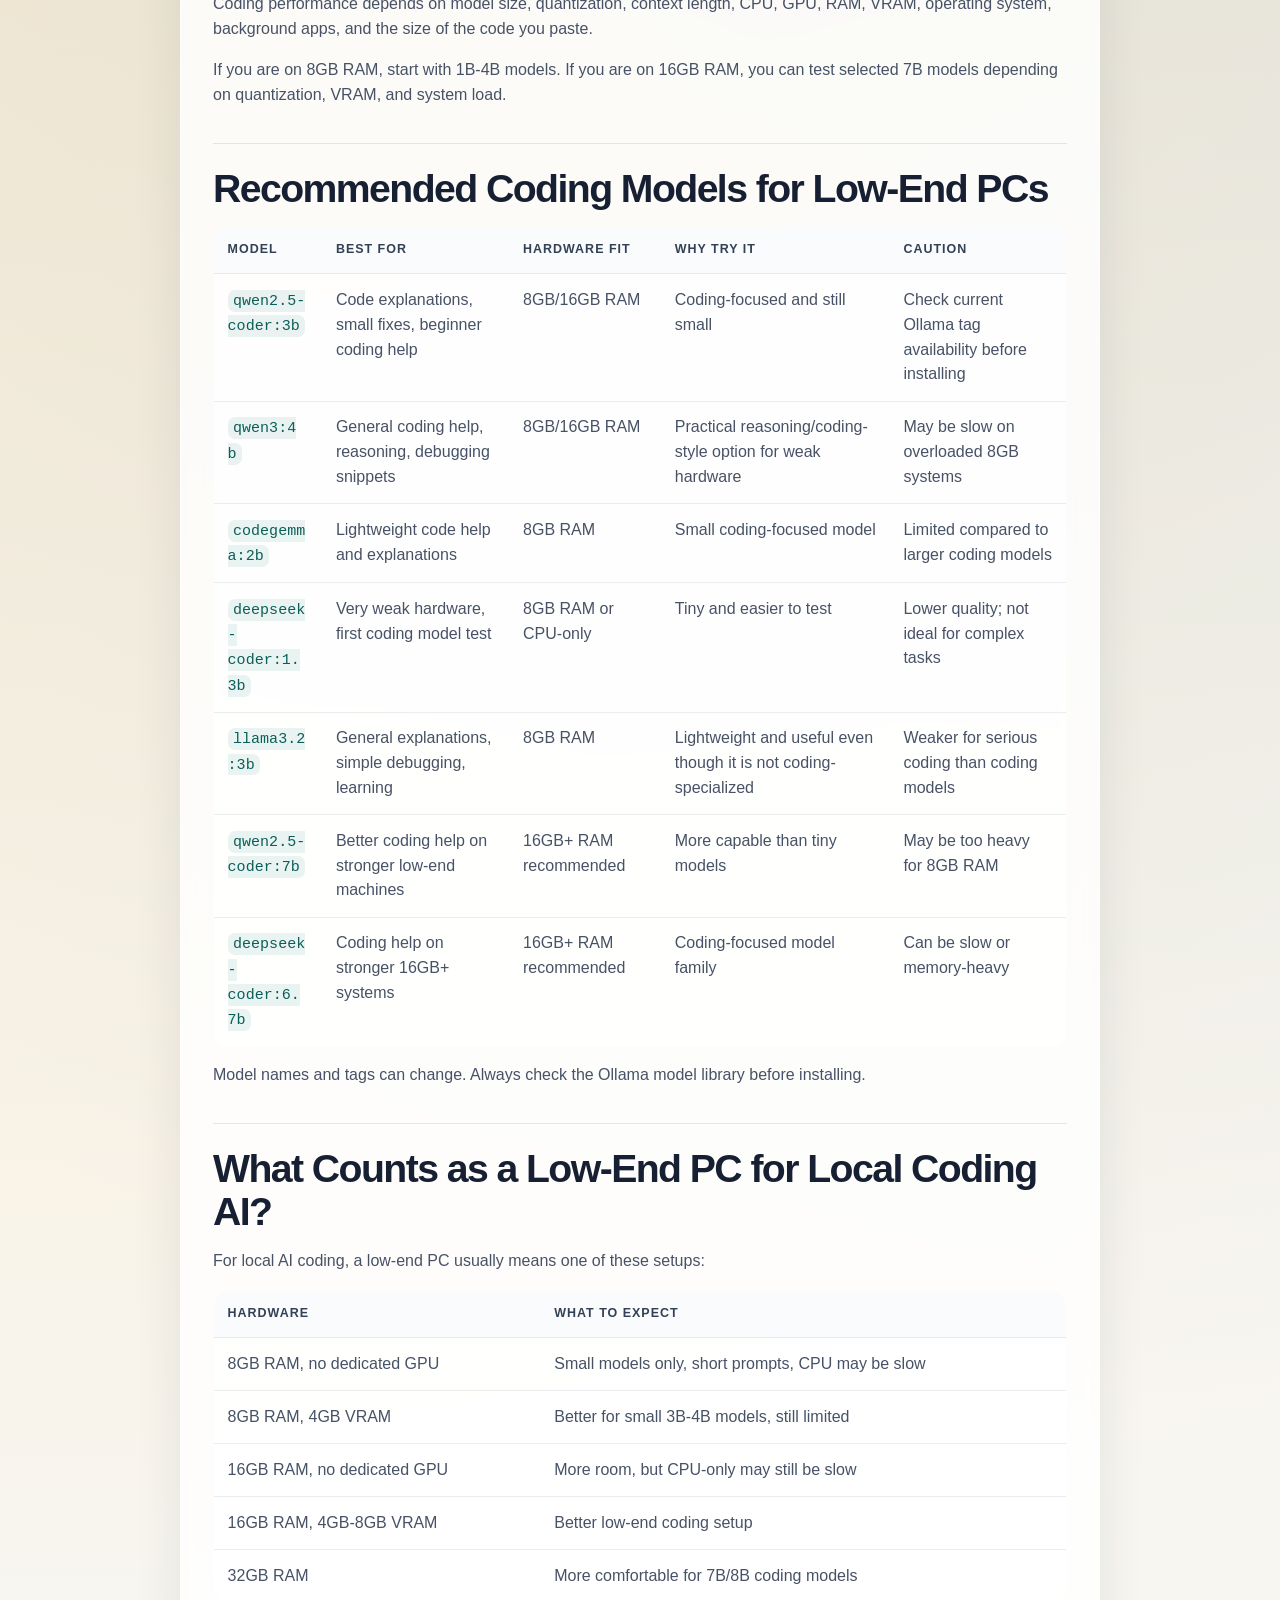
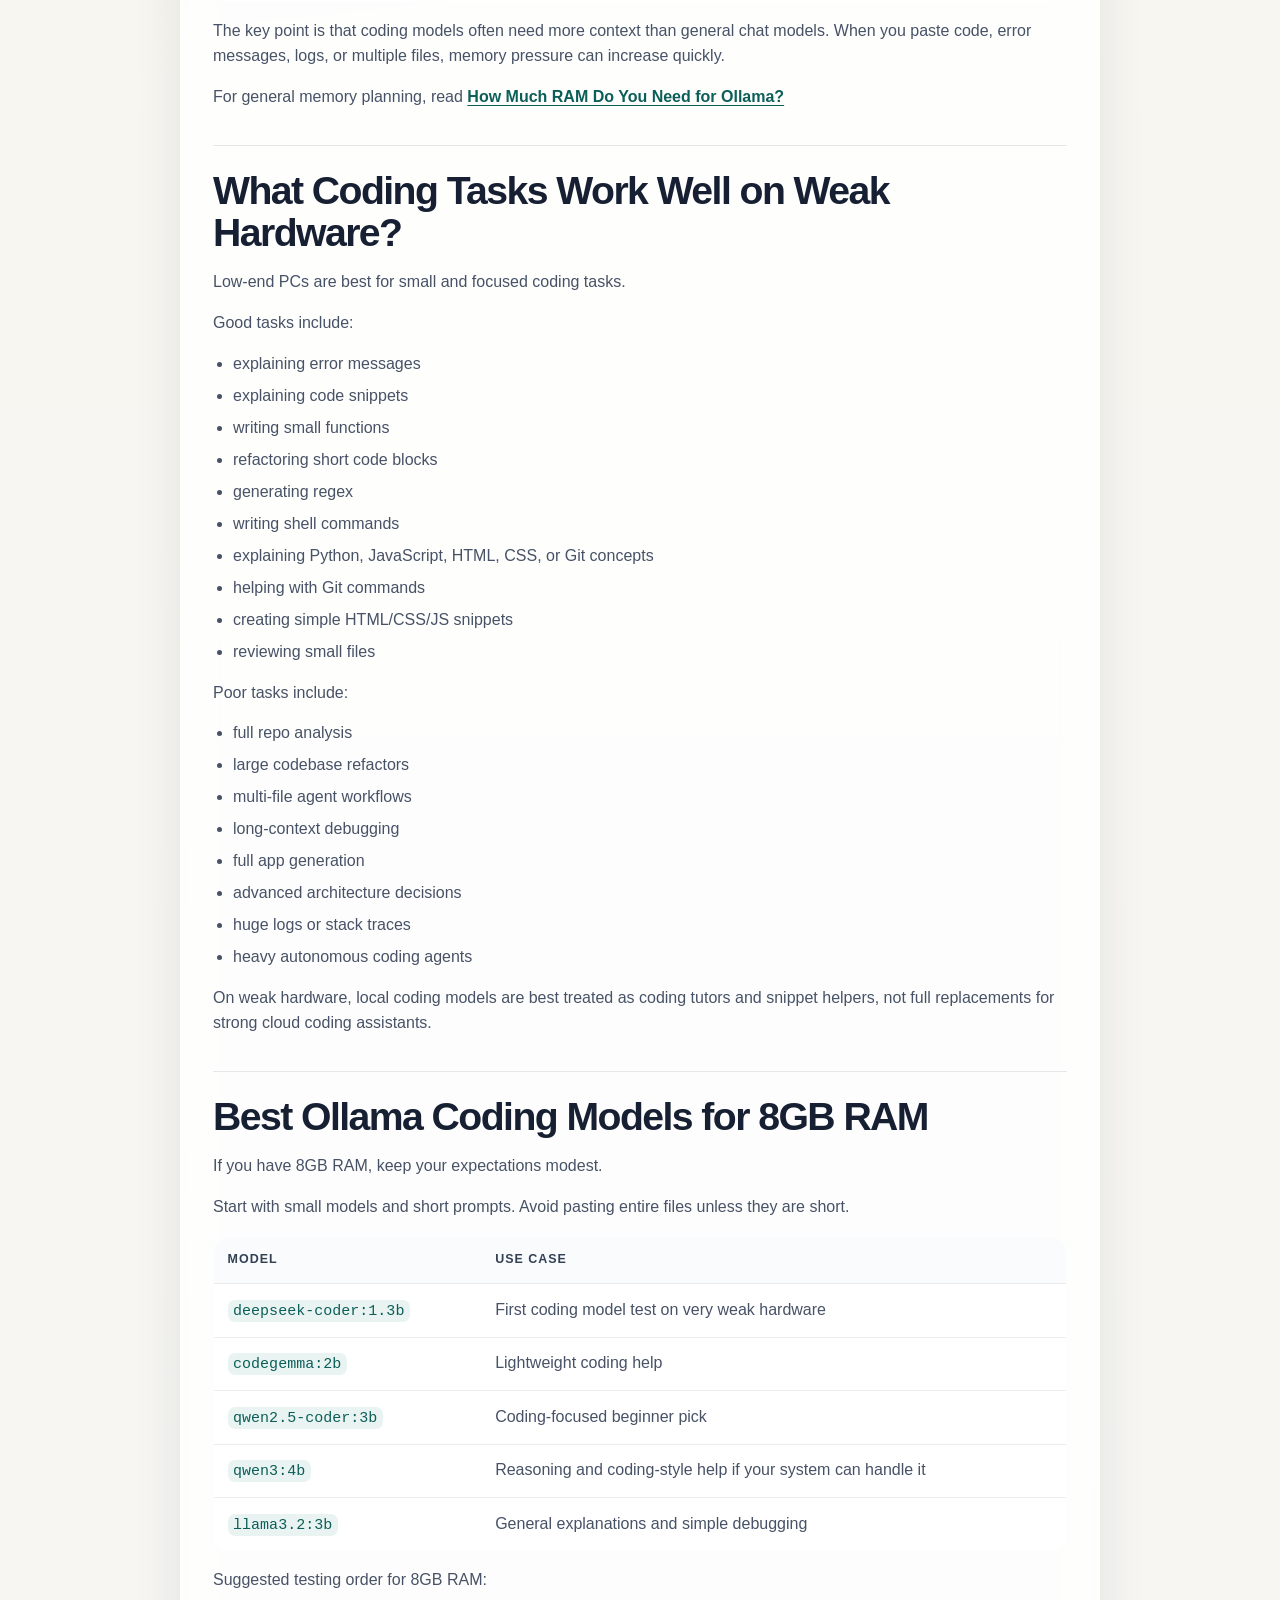
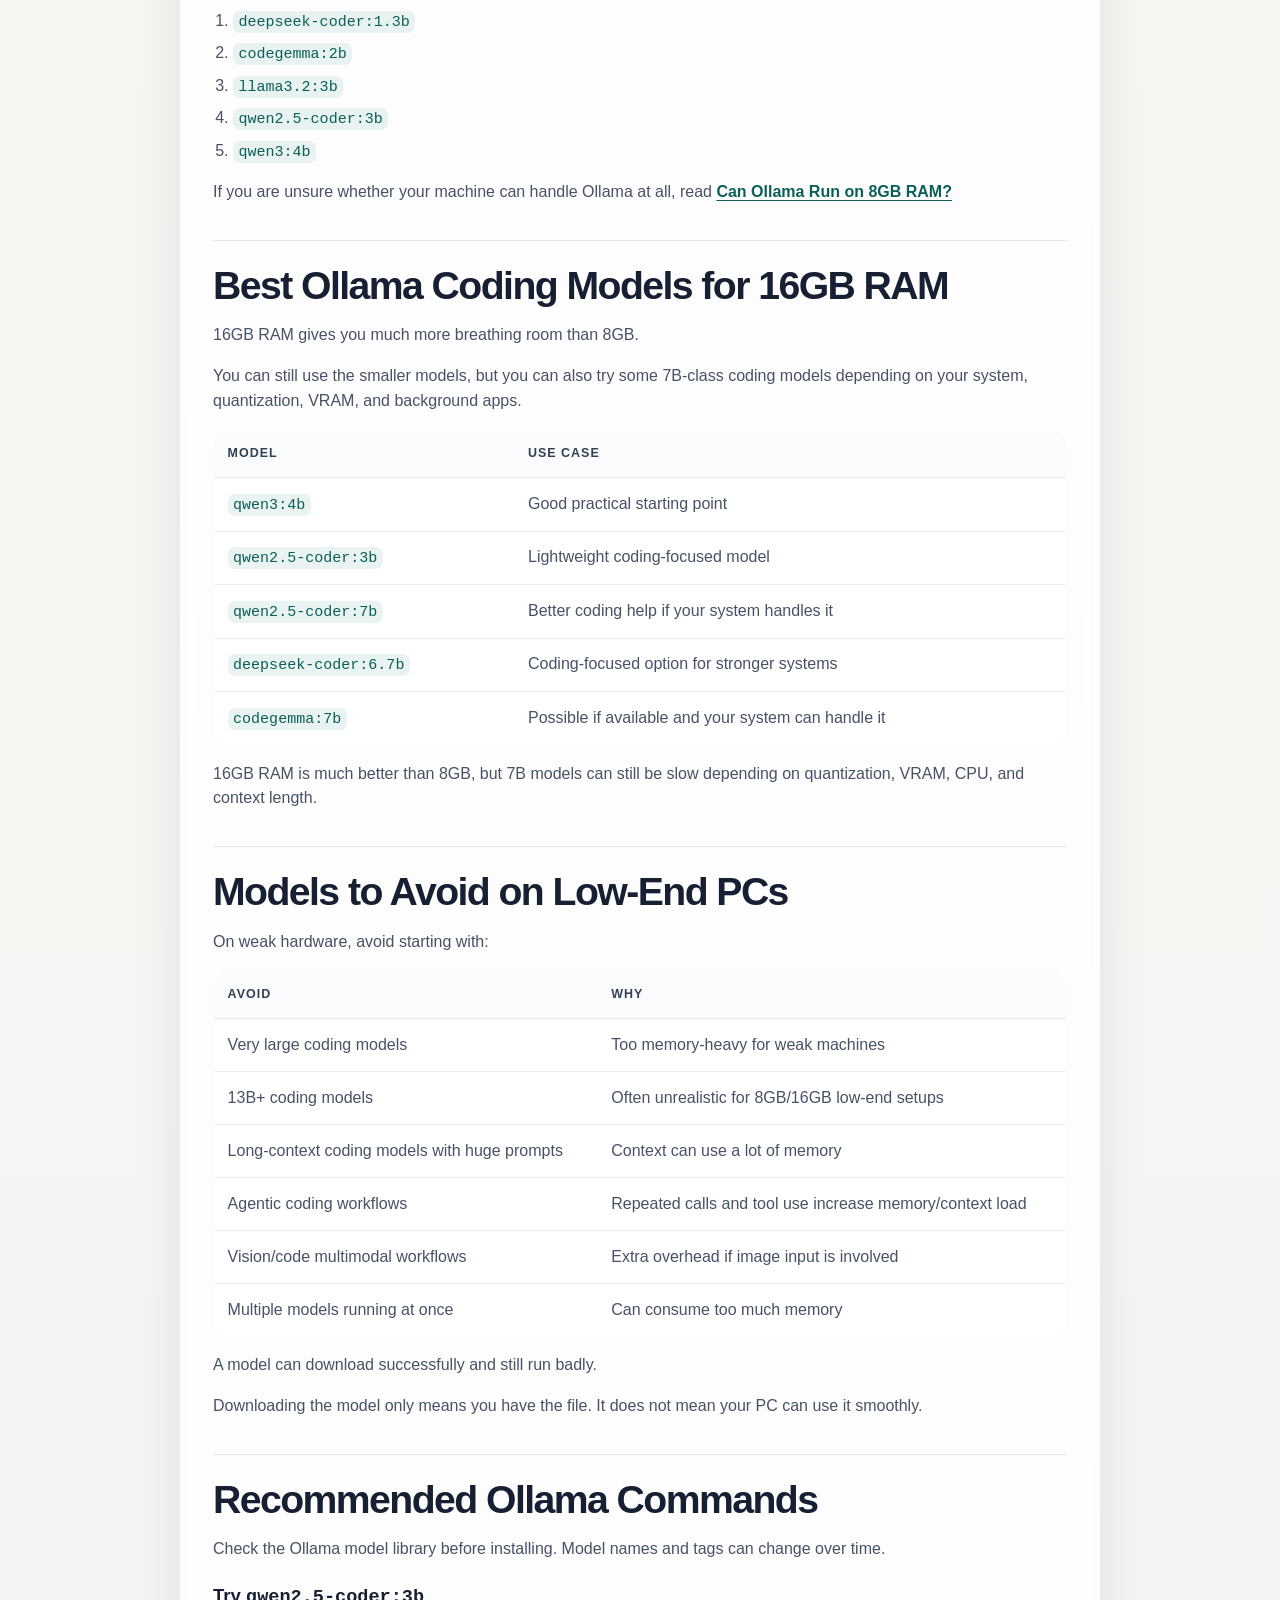
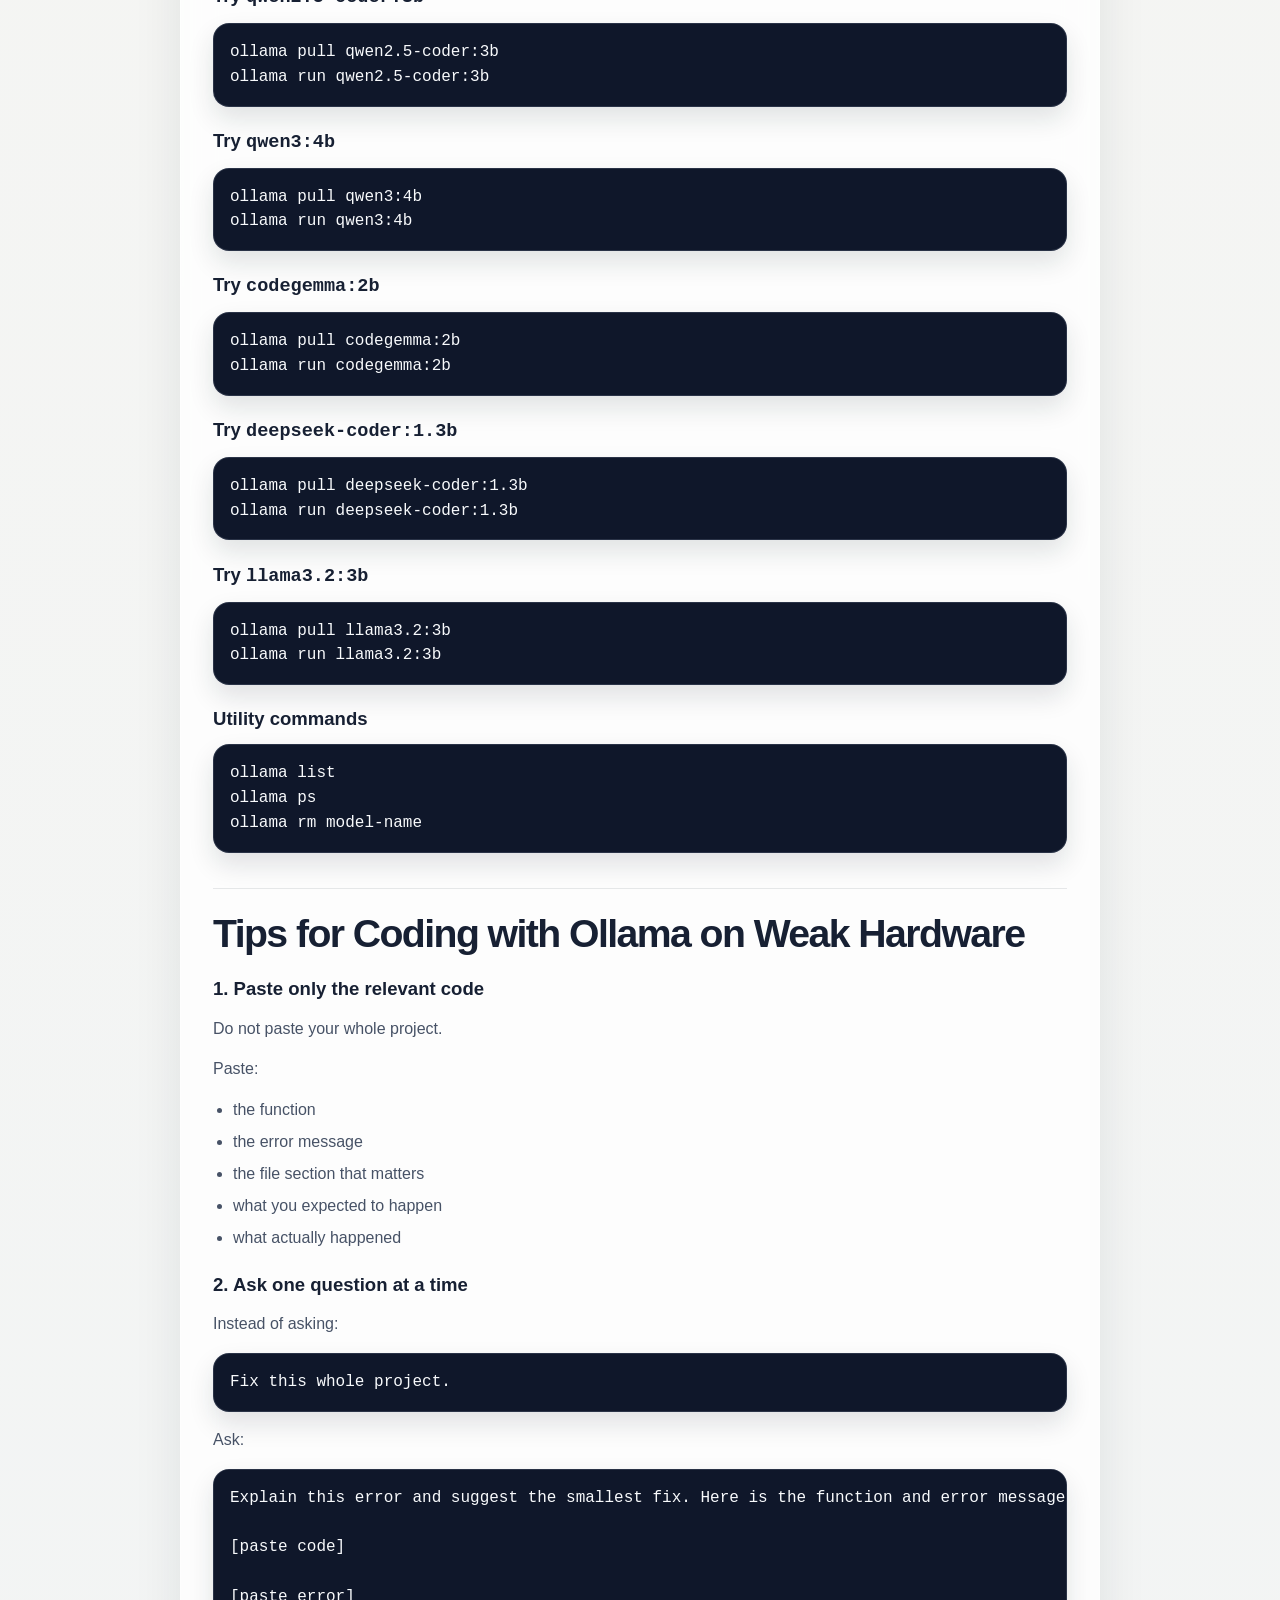
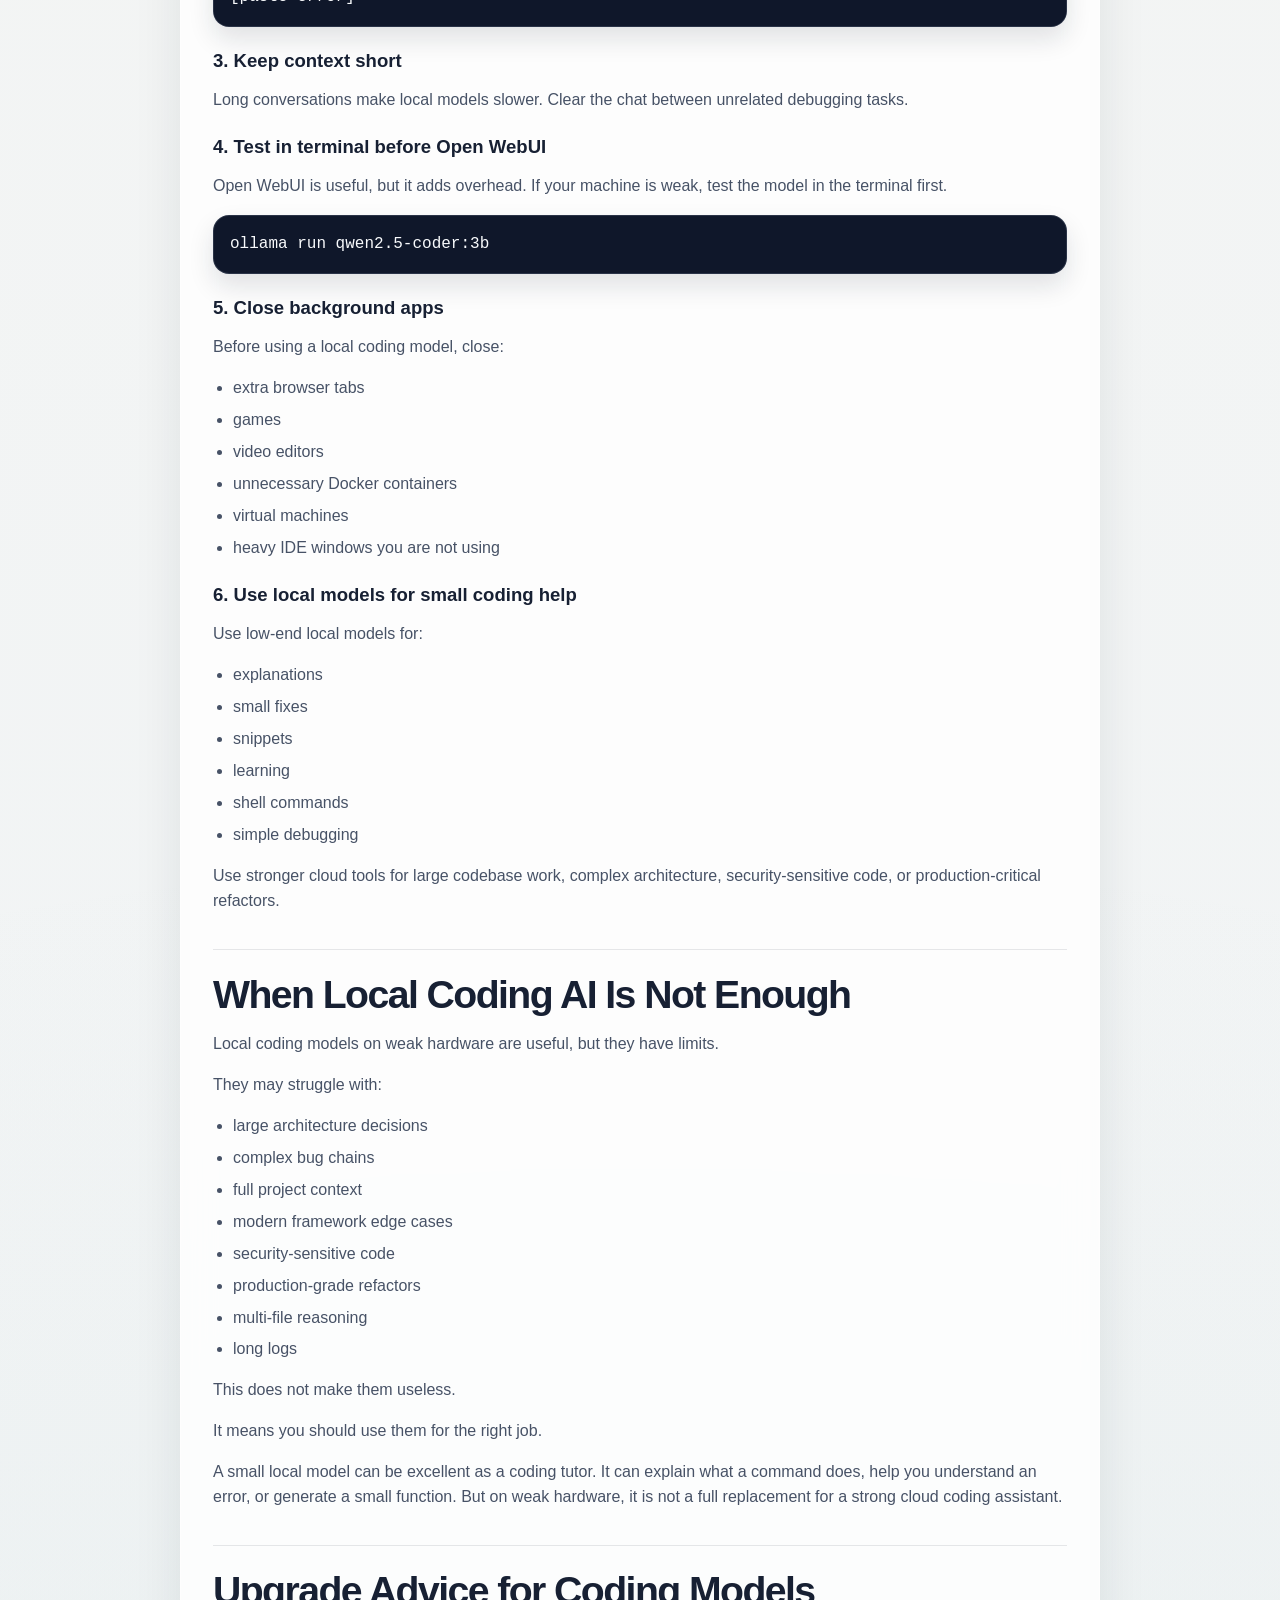
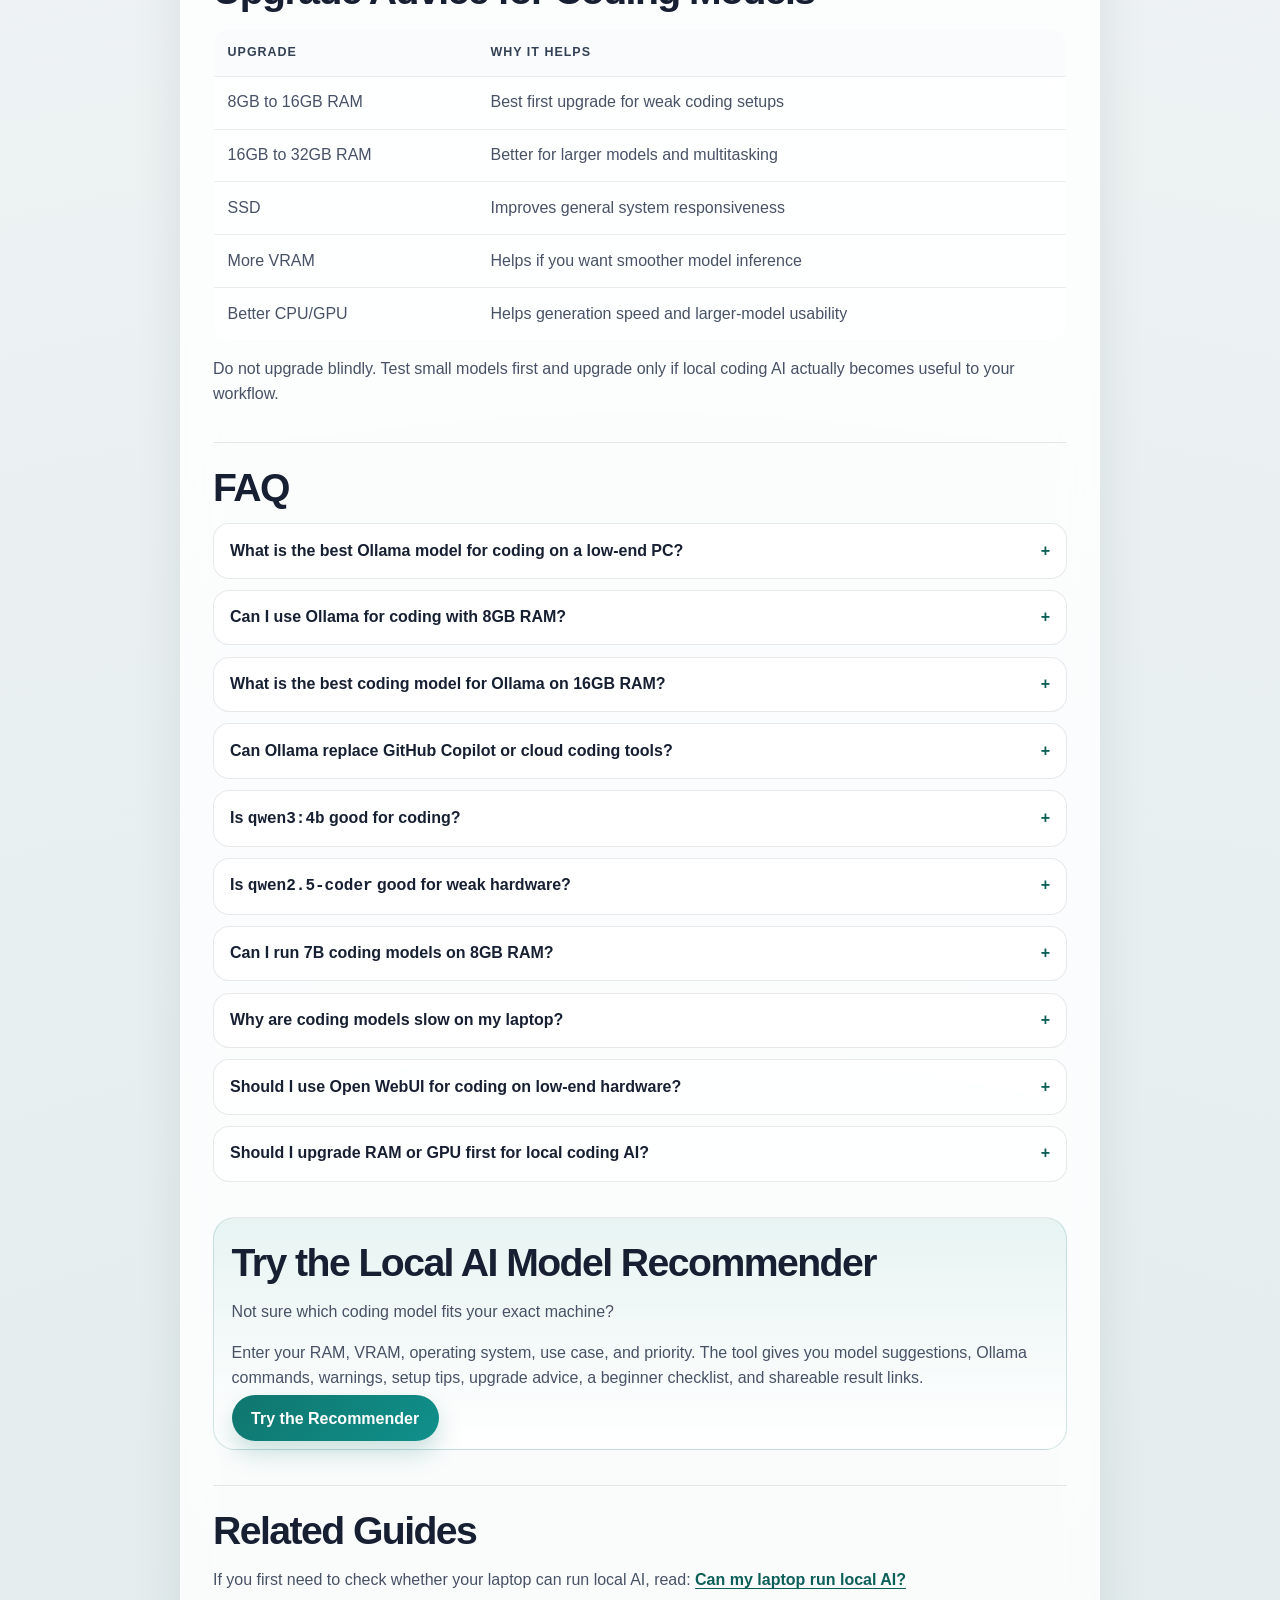
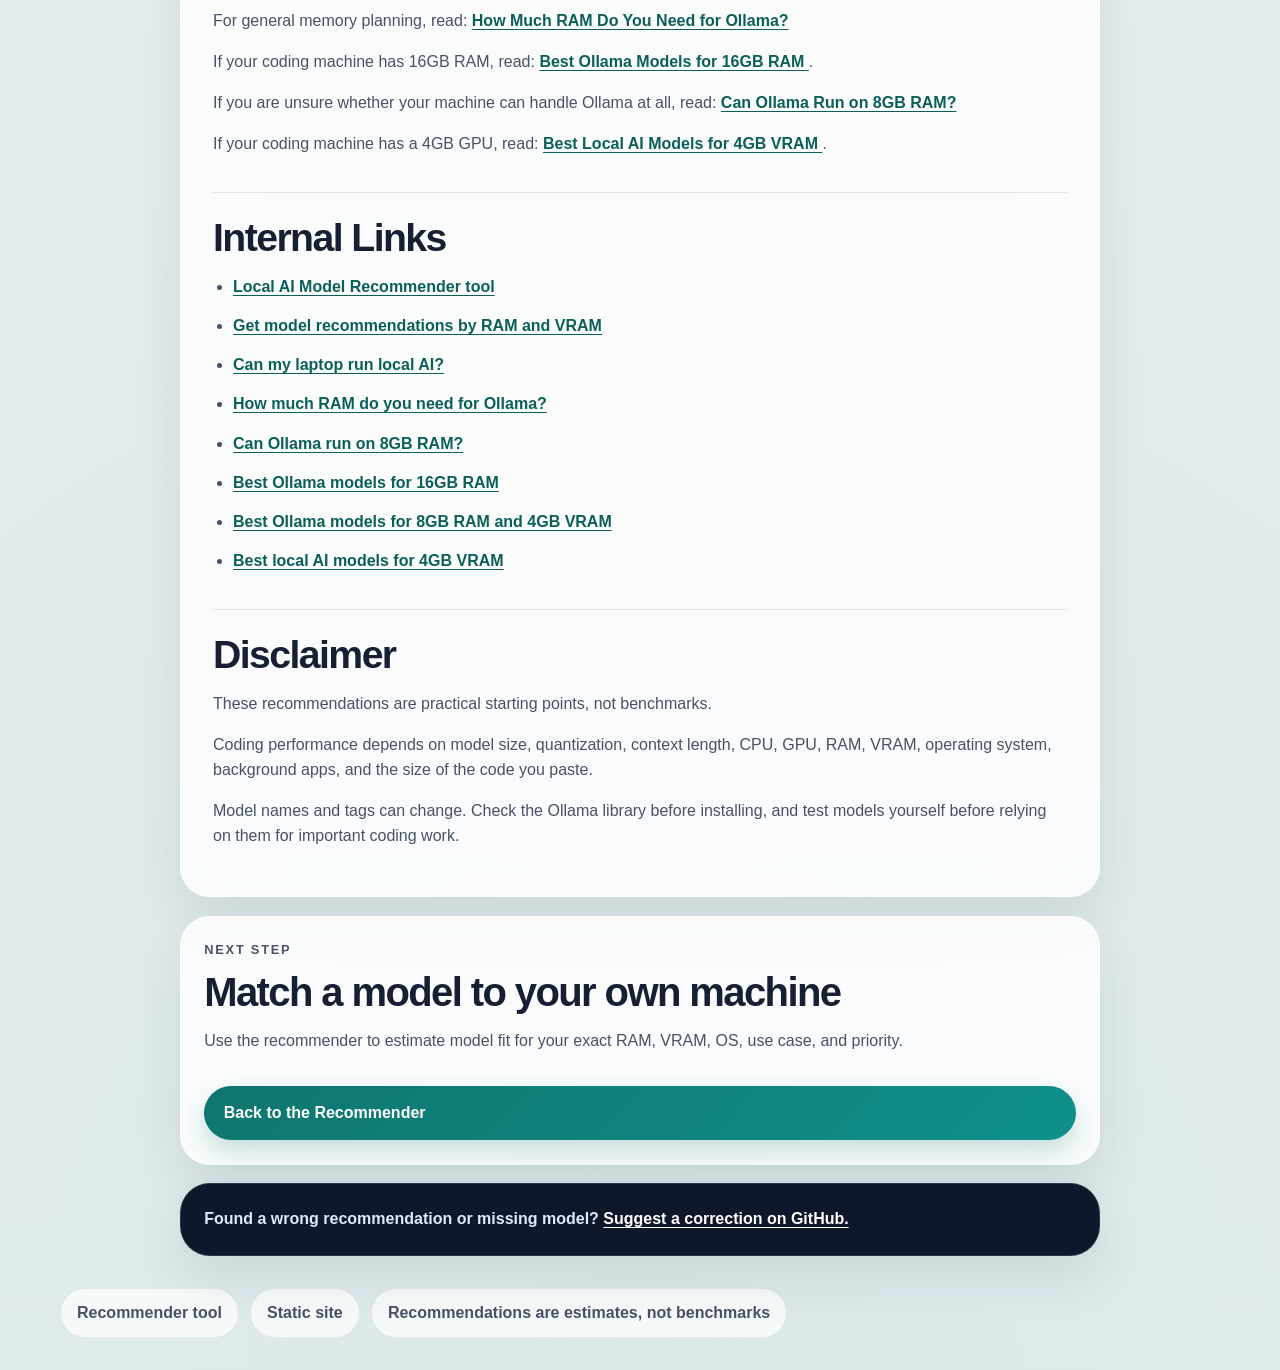
<file: best-ollama-models-for-coding-on-low-end-pcs.html>
<!DOCTYPE html>
<html lang="en">
  <head>
    <meta charset="UTF-8" />
    <meta name="viewport" content="width=device-width, initial-scale=1.0" />
    <title>Best Ollama Models for Coding on Low-End PCs: Practical Picks for Weak Hardware</title>
    <meta
      name="description"
      content="Good Ollama coding models for low-end PCs, weak laptops, 8GB/16GB RAM machines, and small GPUs. Practical picks, limits, and setup tips."
    />
    <link
      rel="canonical"
      href="https://meattacker.github.io/local-ai-model-recommender/best-ollama-models-for-coding-on-low-end-pcs.html"
    />
    <meta property="og:type" content="article" />
    <meta
      property="og:title"
      content="Best Ollama Models for Coding on Low-End PCs: Practical Picks for Weak Hardware"
    />
    <meta
      property="og:description"
      content="Good Ollama coding models for low-end PCs, weak laptops, 8GB/16GB RAM machines, and small GPUs. Practical picks, limits, and setup tips."
    />
    <meta
      property="og:url"
      content="https://meattacker.github.io/local-ai-model-recommender/best-ollama-models-for-coding-on-low-end-pcs.html"
    />
    <meta property="og:site_name" content="Local AI Model Recommender" />
    <link rel="stylesheet" href="./styles.css" />
    <script type="application/ld+json">
      {
        "@context": "https://schema.org",
        "@type": "Article",
        "headline": "Best Ollama Models for Coding on Low-End PCs: Practical Picks for Weak Hardware",
        "description": "Good Ollama coding models for low-end PCs, weak laptops, 8GB/16GB RAM machines, and small GPUs. Practical picks, limits, and setup tips.",
        "author": {
          "@type": "Organization",
          "name": "Local AI Model Recommender"
        },
        "publisher": {
          "@type": "Organization",
          "name": "Local AI Model Recommender"
        },
        "mainEntityOfPage": {
          "@type": "WebPage",
          "@id": "https://meattacker.github.io/local-ai-model-recommender/best-ollama-models-for-coding-on-low-end-pcs.html"
        },
        "datePublished": "2026-05-01",
        "dateModified": "2026-05-01"
      }
    </script>
    <script type="application/ld+json">
      {
        "@context": "https://schema.org",
        "@type": "FAQPage",
        "mainEntity": [
          {
            "@type": "Question",
            "name": "What is the best Ollama model for coding on a low-end PC?",
            "acceptedAnswer": {
              "@type": "Answer",
              "text": "There is no single best model for every low-end PC. Good starting points include qwen2.5-coder:3b, qwen3:4b, codegemma:2b, deepseek-coder:1.3b, and llama3.2:3b."
            }
          },
          {
            "@type": "Question",
            "name": "Can I use Ollama for coding with 8GB RAM?",
            "acceptedAnswer": {
              "@type": "Answer",
              "text": "Yes, but you should start with small models and short prompts. Use local coding models for snippets, explanations, simple debugging, and learning instead of full repo analysis."
            }
          },
          {
            "@type": "Question",
            "name": "What is the best coding model for Ollama on 16GB RAM?",
            "acceptedAnswer": {
              "@type": "Answer",
              "text": "Good models to test include qwen2.5-coder:3b, qwen3:4b, and possibly qwen2.5-coder:7b or deepseek-coder:6.7b depending on quantization, VRAM, and system load."
            }
          },
          {
            "@type": "Question",
            "name": "Can Ollama replace GitHub Copilot or cloud coding tools?",
            "acceptedAnswer": {
              "@type": "Answer",
              "text": "For low-end PCs, usually no. Local models can help with learning, explanations, and small coding tasks, but cloud coding tools are usually better for large codebases, long context, and complex refactors."
            }
          },
          {
            "@type": "Question",
            "name": "Is qwen3:4b good for coding?",
            "acceptedAnswer": {
              "@type": "Answer",
              "text": "qwen3:4b can be useful for coding-style questions, reasoning, debugging snippets, and technical explanations. It is a practical model to test on weak hardware, but performance depends on your system."
            }
          },
          {
            "@type": "Question",
            "name": "Is qwen2.5-coder good for weak hardware?",
            "acceptedAnswer": {
              "@type": "Answer",
              "text": "The smaller qwen2.5-coder models are good candidates for weak hardware because they are coding-focused and available in smaller sizes. Start with qwen2.5-coder:3b before trying larger versions."
            }
          },
          {
            "@type": "Question",
            "name": "Can I run 7B coding models on 8GB RAM?",
            "acceptedAnswer": {
              "@type": "Answer",
              "text": "Sometimes, depending on quantization, VRAM, operating system, and background apps. But for beginners, 7B coding models on 8GB RAM can be slow or frustrating. Start with 1B-4B models first."
            }
          },
          {
            "@type": "Question",
            "name": "Why are coding models slow on my laptop?",
            "acceptedAnswer": {
              "@type": "Answer",
              "text": "Coding models may be slow because the model is too large, context is too long, RAM is full, VRAM is limited, the model is running mostly on CPU, or too many background apps are open."
            }
          },
          {
            "@type": "Question",
            "name": "Should I use Open WebUI for coding on low-end hardware?",
            "acceptedAnswer": {
              "@type": "Answer",
              "text": "You can, but test models in the terminal first. Open WebUI is useful, but it adds overhead. On weak machines, start simple."
            }
          },
          {
            "@type": "Question",
            "name": "Should I upgrade RAM or GPU first for local coding AI?",
            "acceptedAnswer": {
              "@type": "Answer",
              "text": "If you only have 8GB RAM, upgrading to 16GB RAM is usually the best first step. If you already have enough RAM and want smoother model performance, then GPU and VRAM become more important."
            }
          }
        ]
      }
    </script>
  </head>
  <body>
    <div class="page-shell">
      <a class="skip-link" href="#main-content">Skip to main content</a>
      <header class="hero article-hero">
        <nav class="topbar" aria-label="Primary">
          <a class="brand" href="./index.html">
            <span class="brand-mark" aria-hidden="true">AI</span>
            <span>Local AI Model Recommender</span>
          </a>
          <div class="topbar-links">
            <a href="./index.html" class="ghost-link">Tool</a>
            <a href="#faq" class="ghost-link">FAQ</a>
          </div>
        </nav>

        <div class="hero-copy article-hero-copy">
          <p class="eyebrow">Ollama coding guide</p>
          <h1>Best Ollama Models for Coding on Low-End PCs</h1>
          <p class="hero-text">
            Practical model picks for weak laptops, 8GB/16GB RAM machines, and
            small GPUs, with honest limits and setup tips.
          </p>
          <div class="hero-actions">
            <a href="./index.html" class="button button-primary">Use the Recommender</a>
            <a href="#direct-answer" class="button button-secondary">See Model Picks</a>
          </div>
        </div>
      </header>

      <main class="main-content article-main" id="main-content">
        <article class="card article-card">
          <p>
            If you want a local AI coding assistant, you do not always need a
            powerful workstation.
          </p>
          <p>
            Maybe you have an old laptop, a budget desktop, a 4GB GPU, or a
            machine with only 8GB or 16GB RAM. You can still use Ollama for
            coding help, but you need to choose the right model and keep your
            expectations realistic.
          </p>
          <p>
            Low-end PCs are not ideal for huge coding models, full repo
            analysis, or autonomous agents that rewrite entire projects. But
            they can still be useful for explaining errors, understanding code
            snippets, writing small functions, helping with Git, and debugging
            simple scripts.
          </p>
          <p>
            This guide gives you practical Ollama coding model starting points
            for weak hardware, plus commands, limitations, upgrade advice, and
            links to related hardware guides.
          </p>

          <section id="direct-answer">
            <h2>Direct Answer</h2>
            <p>
              For low-end PCs, good Ollama coding models to try first include:
            </p>
            <div class="article-table-wrap">
              <table class="article-table">
                <thead>
                  <tr>
                    <th scope="col">Model</th>
                    <th scope="col">Best For</th>
                    <th scope="col">Hardware Fit</th>
                    <th scope="col">Why Try It</th>
                  </tr>
                </thead>
                <tbody>
                  <tr>
                    <td><code>qwen2.5-coder:3b</code></td>
                    <td>Coding help, small fixes, explanations</td>
                    <td>8GB/16GB RAM</td>
                    <td>Coding-focused and still small</td>
                  </tr>
                  <tr>
                    <td><code>qwen3:4b</code></td>
                    <td>Reasoning, debugging, technical explanations</td>
                    <td>8GB/16GB RAM</td>
                    <td>Good general reasoning option for weak hardware</td>
                  </tr>
                  <tr>
                    <td><code>codegemma:2b</code></td>
                    <td>Lightweight code help</td>
                    <td>8GB RAM</td>
                    <td>Small coding-focused model</td>
                  </tr>
                  <tr>
                    <td><code>deepseek-coder:1.3b</code></td>
                    <td>Very weak hardware, first coding test</td>
                    <td>8GB RAM or CPU-only</td>
                    <td>Tiny and easy to test</td>
                  </tr>
                  <tr>
                    <td><code>llama3.2:3b</code></td>
                    <td>Simple debugging and learning</td>
                    <td>8GB RAM</td>
                    <td>Not coding-specialized, but useful and lightweight</td>
                  </tr>
                </tbody>
              </table>
            </div>
            <p>These are starting points, not guaranteed winners.</p>
            <p>
              Coding performance depends on model size, quantization, context
              length, CPU, GPU, RAM, VRAM, operating system, background apps,
              and the size of the code you paste.
            </p>
            <p>
              If you are on 8GB RAM, start with 1B-4B models. If you are on
              16GB RAM, you can test selected 7B models depending on
              quantization, VRAM, and system load.
            </p>
          </section>

          <section>
            <h2>Recommended Coding Models for Low-End PCs</h2>
            <div class="article-table-wrap">
              <table class="article-table">
                <thead>
                  <tr>
                    <th scope="col">Model</th>
                    <th scope="col">Best For</th>
                    <th scope="col">Hardware Fit</th>
                    <th scope="col">Why Try It</th>
                    <th scope="col">Caution</th>
                  </tr>
                </thead>
                <tbody>
                  <tr>
                    <td><code>qwen2.5-coder:3b</code></td>
                    <td>Code explanations, small fixes, beginner coding help</td>
                    <td>8GB/16GB RAM</td>
                    <td>Coding-focused and still small</td>
                    <td>Check current Ollama tag availability before installing</td>
                  </tr>
                  <tr>
                    <td><code>qwen3:4b</code></td>
                    <td>General coding help, reasoning, debugging snippets</td>
                    <td>8GB/16GB RAM</td>
                    <td>Practical reasoning/coding-style option for weak hardware</td>
                    <td>May be slow on overloaded 8GB systems</td>
                  </tr>
                  <tr>
                    <td><code>codegemma:2b</code></td>
                    <td>Lightweight code help and explanations</td>
                    <td>8GB RAM</td>
                    <td>Small coding-focused model</td>
                    <td>Limited compared to larger coding models</td>
                  </tr>
                  <tr>
                    <td><code>deepseek-coder:1.3b</code></td>
                    <td>Very weak hardware, first coding model test</td>
                    <td>8GB RAM or CPU-only</td>
                    <td>Tiny and easier to test</td>
                    <td>Lower quality; not ideal for complex tasks</td>
                  </tr>
                  <tr>
                    <td><code>llama3.2:3b</code></td>
                    <td>General explanations, simple debugging, learning</td>
                    <td>8GB RAM</td>
                    <td>Lightweight and useful even though it is not coding-specialized</td>
                    <td>Weaker for serious coding than coding models</td>
                  </tr>
                  <tr>
                    <td><code>qwen2.5-coder:7b</code></td>
                    <td>Better coding help on stronger low-end machines</td>
                    <td>16GB+ RAM recommended</td>
                    <td>More capable than tiny models</td>
                    <td>May be too heavy for 8GB RAM</td>
                  </tr>
                  <tr>
                    <td><code>deepseek-coder:6.7b</code></td>
                    <td>Coding help on stronger 16GB+ systems</td>
                    <td>16GB+ RAM recommended</td>
                    <td>Coding-focused model family</td>
                    <td>Can be slow or memory-heavy</td>
                  </tr>
                </tbody>
              </table>
            </div>
            <p>
              Model names and tags can change. Always check the Ollama model
              library before installing.
            </p>
          </section>

          <section>
            <h2>What Counts as a Low-End PC for Local Coding AI?</h2>
            <p>For local AI coding, a low-end PC usually means one of these setups:</p>
            <div class="article-table-wrap">
              <table class="article-table">
                <thead>
                  <tr>
                    <th scope="col">Hardware</th>
                    <th scope="col">What to Expect</th>
                  </tr>
                </thead>
                <tbody>
                  <tr>
                    <td>8GB RAM, no dedicated GPU</td>
                    <td>Small models only, short prompts, CPU may be slow</td>
                  </tr>
                  <tr>
                    <td>8GB RAM, 4GB VRAM</td>
                    <td>Better for small 3B-4B models, still limited</td>
                  </tr>
                  <tr>
                    <td>16GB RAM, no dedicated GPU</td>
                    <td>More room, but CPU-only may still be slow</td>
                  </tr>
                  <tr>
                    <td>16GB RAM, 4GB-8GB VRAM</td>
                    <td>Better low-end coding setup</td>
                  </tr>
                  <tr>
                    <td>32GB RAM</td>
                    <td>More comfortable for 7B/8B coding models</td>
                  </tr>
                </tbody>
              </table>
            </div>
            <p>
              The key point is that coding models often need more context than
              general chat models. When you paste code, error messages, logs, or
              multiple files, memory pressure can increase quickly.
            </p>
            <p>
              For general memory planning, read
              <a href="./how-much-ram-do-you-need-for-ollama.html">
                How Much RAM Do You Need for Ollama?
              </a>
            </p>
          </section>

          <section>
            <h2>What Coding Tasks Work Well on Weak Hardware?</h2>
            <p>Low-end PCs are best for small and focused coding tasks.</p>
            <p>Good tasks include:</p>
            <ul>
              <li>explaining error messages</li>
              <li>explaining code snippets</li>
              <li>writing small functions</li>
              <li>refactoring short code blocks</li>
              <li>generating regex</li>
              <li>writing shell commands</li>
              <li>explaining Python, JavaScript, HTML, CSS, or Git concepts</li>
              <li>helping with Git commands</li>
              <li>creating simple HTML/CSS/JS snippets</li>
              <li>reviewing small files</li>
            </ul>
            <p>Poor tasks include:</p>
            <ul>
              <li>full repo analysis</li>
              <li>large codebase refactors</li>
              <li>multi-file agent workflows</li>
              <li>long-context debugging</li>
              <li>full app generation</li>
              <li>advanced architecture decisions</li>
              <li>huge logs or stack traces</li>
              <li>heavy autonomous coding agents</li>
            </ul>
            <p>
              On weak hardware, local coding models are best treated as coding
              tutors and snippet helpers, not full replacements for strong cloud
              coding assistants.
            </p>
          </section>

          <section>
            <h2>Best Ollama Coding Models for 8GB RAM</h2>
            <p>If you have 8GB RAM, keep your expectations modest.</p>
            <p>
              Start with small models and short prompts. Avoid pasting entire
              files unless they are short.
            </p>
            <div class="article-table-wrap">
              <table class="article-table">
                <thead>
                  <tr>
                    <th scope="col">Model</th>
                    <th scope="col">Use Case</th>
                  </tr>
                </thead>
                <tbody>
                  <tr>
                    <td><code>deepseek-coder:1.3b</code></td>
                    <td>First coding model test on very weak hardware</td>
                  </tr>
                  <tr>
                    <td><code>codegemma:2b</code></td>
                    <td>Lightweight coding help</td>
                  </tr>
                  <tr>
                    <td><code>qwen2.5-coder:3b</code></td>
                    <td>Coding-focused beginner pick</td>
                  </tr>
                  <tr>
                    <td><code>qwen3:4b</code></td>
                    <td>Reasoning and coding-style help if your system can handle it</td>
                  </tr>
                  <tr>
                    <td><code>llama3.2:3b</code></td>
                    <td>General explanations and simple debugging</td>
                  </tr>
                </tbody>
              </table>
            </div>
            <p>Suggested testing order for 8GB RAM:</p>
            <ol>
              <li><code>deepseek-coder:1.3b</code></li>
              <li><code>codegemma:2b</code></li>
              <li><code>llama3.2:3b</code></li>
              <li><code>qwen2.5-coder:3b</code></li>
              <li><code>qwen3:4b</code></li>
            </ol>
            <p>
              If you are unsure whether your machine can handle Ollama at all,
              read
              <a href="./can-ollama-run-on-8gb-ram.html">
                Can Ollama Run on 8GB RAM?
              </a>
            </p>
          </section>

          <section>
            <h2>Best Ollama Coding Models for 16GB RAM</h2>
            <p>16GB RAM gives you much more breathing room than 8GB.</p>
            <p>
              You can still use the smaller models, but you can also try some
              7B-class coding models depending on your system, quantization,
              VRAM, and background apps.
            </p>
            <div class="article-table-wrap">
              <table class="article-table">
                <thead>
                  <tr>
                    <th scope="col">Model</th>
                    <th scope="col">Use Case</th>
                  </tr>
                </thead>
                <tbody>
                  <tr>
                    <td><code>qwen3:4b</code></td>
                    <td>Good practical starting point</td>
                  </tr>
                  <tr>
                    <td><code>qwen2.5-coder:3b</code></td>
                    <td>Lightweight coding-focused model</td>
                  </tr>
                  <tr>
                    <td><code>qwen2.5-coder:7b</code></td>
                    <td>Better coding help if your system handles it</td>
                  </tr>
                  <tr>
                    <td><code>deepseek-coder:6.7b</code></td>
                    <td>Coding-focused option for stronger systems</td>
                  </tr>
                  <tr>
                    <td><code>codegemma:7b</code></td>
                    <td>Possible if available and your system can handle it</td>
                  </tr>
                </tbody>
              </table>
            </div>
            <p>
              16GB RAM is much better than 8GB, but 7B models can still be slow
              depending on quantization, VRAM, CPU, and context length.
            </p>
          </section>

          <section>
            <h2>Models to Avoid on Low-End PCs</h2>
            <p>On weak hardware, avoid starting with:</p>
            <div class="article-table-wrap">
              <table class="article-table">
                <thead>
                  <tr>
                    <th scope="col">Avoid</th>
                    <th scope="col">Why</th>
                  </tr>
                </thead>
                <tbody>
                  <tr>
                    <td>Very large coding models</td>
                    <td>Too memory-heavy for weak machines</td>
                  </tr>
                  <tr>
                    <td>13B+ coding models</td>
                    <td>Often unrealistic for 8GB/16GB low-end setups</td>
                  </tr>
                  <tr>
                    <td>Long-context coding models with huge prompts</td>
                    <td>Context can use a lot of memory</td>
                  </tr>
                  <tr>
                    <td>Agentic coding workflows</td>
                    <td>Repeated calls and tool use increase memory/context load</td>
                  </tr>
                  <tr>
                    <td>Vision/code multimodal workflows</td>
                    <td>Extra overhead if image input is involved</td>
                  </tr>
                  <tr>
                    <td>Multiple models running at once</td>
                    <td>Can consume too much memory</td>
                  </tr>
                </tbody>
              </table>
            </div>
            <p>A model can download successfully and still run badly.</p>
            <p>
              Downloading the model only means you have the file. It does not
              mean your PC can use it smoothly.
            </p>
          </section>

          <section>
            <h2>Recommended Ollama Commands</h2>
            <p>
              Check the Ollama model library before installing. Model names and
              tags can change over time.
            </p>
            <h3>Try <code>qwen2.5-coder:3b</code></h3>
            <pre><code>ollama pull qwen2.5-coder:3b
ollama run qwen2.5-coder:3b</code></pre>
            <h3>Try <code>qwen3:4b</code></h3>
            <pre><code>ollama pull qwen3:4b
ollama run qwen3:4b</code></pre>
            <h3>Try <code>codegemma:2b</code></h3>
            <pre><code>ollama pull codegemma:2b
ollama run codegemma:2b</code></pre>
            <h3>Try <code>deepseek-coder:1.3b</code></h3>
            <pre><code>ollama pull deepseek-coder:1.3b
ollama run deepseek-coder:1.3b</code></pre>
            <h3>Try <code>llama3.2:3b</code></h3>
            <pre><code>ollama pull llama3.2:3b
ollama run llama3.2:3b</code></pre>
            <h3>Utility commands</h3>
            <pre><code>ollama list
ollama ps
ollama rm model-name</code></pre>
          </section>

          <section>
            <h2>Tips for Coding with Ollama on Weak Hardware</h2>
            <h3>1. Paste only the relevant code</h3>
            <p>Do not paste your whole project.</p>
            <p>Paste:</p>
            <ul>
              <li>the function</li>
              <li>the error message</li>
              <li>the file section that matters</li>
              <li>what you expected to happen</li>
              <li>what actually happened</li>
            </ul>

            <h3>2. Ask one question at a time</h3>
            <p>Instead of asking:</p>
            <pre><code>Fix this whole project.</code></pre>
            <p>Ask:</p>
            <pre><code>Explain this error and suggest the smallest fix. Here is the function and error message:

[paste code]

[paste error]</code></pre>

            <h3>3. Keep context short</h3>
            <p>
              Long conversations make local models slower. Clear the chat
              between unrelated debugging tasks.
            </p>

            <h3>4. Test in terminal before Open WebUI</h3>
            <p>
              Open WebUI is useful, but it adds overhead. If your machine is
              weak, test the model in the terminal first.
            </p>
            <pre><code>ollama run qwen2.5-coder:3b</code></pre>

            <h3>5. Close background apps</h3>
            <p>Before using a local coding model, close:</p>
            <ul>
              <li>extra browser tabs</li>
              <li>games</li>
              <li>video editors</li>
              <li>unnecessary Docker containers</li>
              <li>virtual machines</li>
              <li>heavy IDE windows you are not using</li>
            </ul>

            <h3>6. Use local models for small coding help</h3>
            <p>Use low-end local models for:</p>
            <ul>
              <li>explanations</li>
              <li>small fixes</li>
              <li>snippets</li>
              <li>learning</li>
              <li>shell commands</li>
              <li>simple debugging</li>
            </ul>
            <p>
              Use stronger cloud tools for large codebase work, complex
              architecture, security-sensitive code, or production-critical
              refactors.
            </p>
          </section>

          <section>
            <h2>When Local Coding AI Is Not Enough</h2>
            <p>Local coding models on weak hardware are useful, but they have limits.</p>
            <p>They may struggle with:</p>
            <ul>
              <li>large architecture decisions</li>
              <li>complex bug chains</li>
              <li>full project context</li>
              <li>modern framework edge cases</li>
              <li>security-sensitive code</li>
              <li>production-grade refactors</li>
              <li>multi-file reasoning</li>
              <li>long logs</li>
            </ul>
            <p>This does not make them useless.</p>
            <p>It means you should use them for the right job.</p>
            <p>
              A small local model can be excellent as a coding tutor. It can
              explain what a command does, help you understand an error, or
              generate a small function. But on weak hardware, it is not a full
              replacement for a strong cloud coding assistant.
            </p>
          </section>

          <section>
            <h2>Upgrade Advice for Coding Models</h2>
            <div class="article-table-wrap">
              <table class="article-table">
                <thead>
                  <tr>
                    <th scope="col">Upgrade</th>
                    <th scope="col">Why It Helps</th>
                  </tr>
                </thead>
                <tbody>
                  <tr>
                    <td>8GB to 16GB RAM</td>
                    <td>Best first upgrade for weak coding setups</td>
                  </tr>
                  <tr>
                    <td>16GB to 32GB RAM</td>
                    <td>Better for larger models and multitasking</td>
                  </tr>
                  <tr>
                    <td>SSD</td>
                    <td>Improves general system responsiveness</td>
                  </tr>
                  <tr>
                    <td>More VRAM</td>
                    <td>Helps if you want smoother model inference</td>
                  </tr>
                  <tr>
                    <td>Better CPU/GPU</td>
                    <td>Helps generation speed and larger-model usability</td>
                  </tr>
                </tbody>
              </table>
            </div>
            <p>
              Do not upgrade blindly. Test small models first and upgrade only
              if local coding AI actually becomes useful to your workflow.
            </p>
          </section>

          <section id="faq">
            <h2>FAQ</h2>
            <div class="faq-list">
              <details>
                <summary>What is the best Ollama model for coding on a low-end PC?</summary>
                <p>
                  There is no single best model for every low-end PC. Good
                  starting points include <code>qwen2.5-coder:3b</code>,
                  <code>qwen3:4b</code>, <code>codegemma:2b</code>,
                  <code>deepseek-coder:1.3b</code>, and <code>llama3.2:3b</code>.
                </p>
              </details>
              <details>
                <summary>Can I use Ollama for coding with 8GB RAM?</summary>
                <p>
                  Yes, but you should start with small models and short prompts.
                  Use local coding models for snippets, explanations, simple
                  debugging, and learning instead of full repo analysis.
                </p>
              </details>
              <details>
                <summary>What is the best coding model for Ollama on 16GB RAM?</summary>
                <p>
                  Good models to test include <code>qwen2.5-coder:3b</code>,
                  <code>qwen3:4b</code>, and possibly
                  <code>qwen2.5-coder:7b</code> or
                  <code>deepseek-coder:6.7b</code> depending on quantization,
                  VRAM, and system load.
                </p>
              </details>
              <details>
                <summary>Can Ollama replace GitHub Copilot or cloud coding tools?</summary>
                <p>
                  For low-end PCs, usually no. Local models can help with
                  learning, explanations, and small coding tasks, but cloud
                  coding tools are usually better for large codebases, long
                  context, and complex refactors.
                </p>
              </details>
              <details>
                <summary>Is <code>qwen3:4b</code> good for coding?</summary>
                <p>
                  <code>qwen3:4b</code> can be useful for coding-style
                  questions, reasoning, debugging snippets, and technical
                  explanations. It is a practical model to test on weak
                  hardware, but performance depends on your system.
                </p>
              </details>
              <details>
                <summary>Is <code>qwen2.5-coder</code> good for weak hardware?</summary>
                <p>
                  The smaller <code>qwen2.5-coder</code> models are good
                  candidates for weak hardware because they are coding-focused
                  and available in smaller sizes. Start with
                  <code>qwen2.5-coder:3b</code> before trying larger versions.
                </p>
              </details>
              <details>
                <summary>Can I run 7B coding models on 8GB RAM?</summary>
                <p>
                  Sometimes, depending on quantization, VRAM, operating system,
                  and background apps. But for beginners, 7B coding models on
                  8GB RAM can be slow or frustrating. Start with 1B-4B models
                  first.
                </p>
              </details>
              <details>
                <summary>Why are coding models slow on my laptop?</summary>
                <p>
                  Coding models may be slow because the model is too large,
                  context is too long, RAM is full, VRAM is limited, the model
                  is running mostly on CPU, or too many background apps are open.
                </p>
              </details>
              <details>
                <summary>Should I use Open WebUI for coding on low-end hardware?</summary>
                <p>
                  You can, but test models in the terminal first. Open WebUI is
                  useful, but it adds overhead. On weak machines, start simple.
                </p>
              </details>
              <details>
                <summary>Should I upgrade RAM or GPU first for local coding AI?</summary>
                <p>
                  If you only have 8GB RAM, upgrading to 16GB RAM is usually
                  the best first step. If you already have enough RAM and want
                  smoother model performance, then GPU and VRAM become more
                  important.
                </p>
              </details>
            </div>
          </section>

          <section class="article-cta">
            <h2>Try the Local AI Model Recommender</h2>
            <p>Not sure which coding model fits your exact machine?</p>
            <p>
              Enter your RAM, VRAM, operating system, use case, and priority.
              The tool gives you model suggestions, Ollama commands, warnings,
              setup tips, upgrade advice, a beginner checklist, and shareable
              result links.
            </p>
            <a
              class="button button-primary"
              href="https://meattacker.github.io/local-ai-model-recommender/"
            >
              Try the Recommender
            </a>
          </section>

          <section>
            <h2>Related Guides</h2>
            <p>
              If you first need to check whether your laptop can run local AI,
              read:
              <a href="./can-my-laptop-run-local-ai.html">
                Can my laptop run local AI?
              </a>
            </p>
            <p>
              For general memory planning, read:
              <a href="./how-much-ram-do-you-need-for-ollama.html">
                How Much RAM Do You Need for Ollama?
              </a>
            </p>
            <p>
              If your coding machine has 16GB RAM, read:
              <a href="./best-ollama-models-16gb-ram.html">
                Best Ollama Models for 16GB RAM
              </a>.
            </p>
            <p>
              If you are unsure whether your machine can handle Ollama at all,
              read:
              <a href="./can-ollama-run-on-8gb-ram.html">
                Can Ollama Run on 8GB RAM?
              </a>
            </p>
            <p>
              If your coding machine has a 4GB GPU, read:
              <a href="./best-local-ai-models-4gb-vram.html">
                Best Local AI Models for 4GB VRAM
              </a>.
            </p>
          </section>

          <section>
            <h2>Internal Links</h2>
            <ul class="internal-links">
              <li><a href="./index.html">Local AI Model Recommender tool</a></li>
              <li><a href="./index.html#hardware-form">Get model recommendations by RAM and VRAM</a></li>
              <li><a href="./can-my-laptop-run-local-ai.html">Can my laptop run local AI?</a></li>
              <li><a href="./how-much-ram-do-you-need-for-ollama.html">How much RAM do you need for Ollama?</a></li>
              <li><a href="./can-ollama-run-on-8gb-ram.html">Can Ollama run on 8GB RAM?</a></li>
              <li><a href="./best-ollama-models-16gb-ram.html">Best Ollama models for 16GB RAM</a></li>
              <li><a href="./best-ollama-models-8gb-ram-4gb-vram.html">Best Ollama models for 8GB RAM and 4GB VRAM</a></li>
              <li><a href="./best-local-ai-models-4gb-vram.html">Best local AI models for 4GB VRAM</a></li>
            </ul>
          </section>

          <section>
            <h2>Disclaimer</h2>
            <p>These recommendations are practical starting points, not benchmarks.</p>
            <p>
              Coding performance depends on model size, quantization, context
              length, CPU, GPU, RAM, VRAM, operating system, background apps,
              and the size of the code you paste.
            </p>
            <p>
              Model names and tags can change. Check the Ollama library before
              installing, and test models yourself before relying on them for
              important coding work.
            </p>
          </section>
        </article>

        <section class="card article-bottom-nav">
          <div class="section-heading">
            <p class="eyebrow">Next step</p>
            <h2>Match a model to your own machine</h2>
            <p>
              Use the recommender to estimate model fit for your exact RAM,
              VRAM, OS, use case, and priority.
            </p>
          </div>
          <a href="./index.html" class="button button-primary">Back to the Recommender</a>
        </section>

        <section class="card feedback-card" aria-label="Feedback">
          <p>
            Found a wrong recommendation or missing model?
            <a href="https://github.com/meattacker/local-ai-model-recommender/issues">
              Suggest a correction on GitHub.
            </a>
          </p>
        </section>
      </main>

      <footer class="site-footer">
        <a class="footer-pill" href="./index.html">Recommender tool</a>
        <div class="footer-pill">Static site</div>
        <div class="footer-pill">Recommendations are estimates, not benchmarks</div>
      </footer>
    </div>
    <!-- Cloudflare Web Analytics --><script defer src='https://static.cloudflareinsights.com/beacon.min.js' data-cf-beacon='{"token": "9627f5c90aa14c988069e39d1c63aba9"}'></script><!-- End Cloudflare Web Analytics -->
  </body>
</html>
</file>
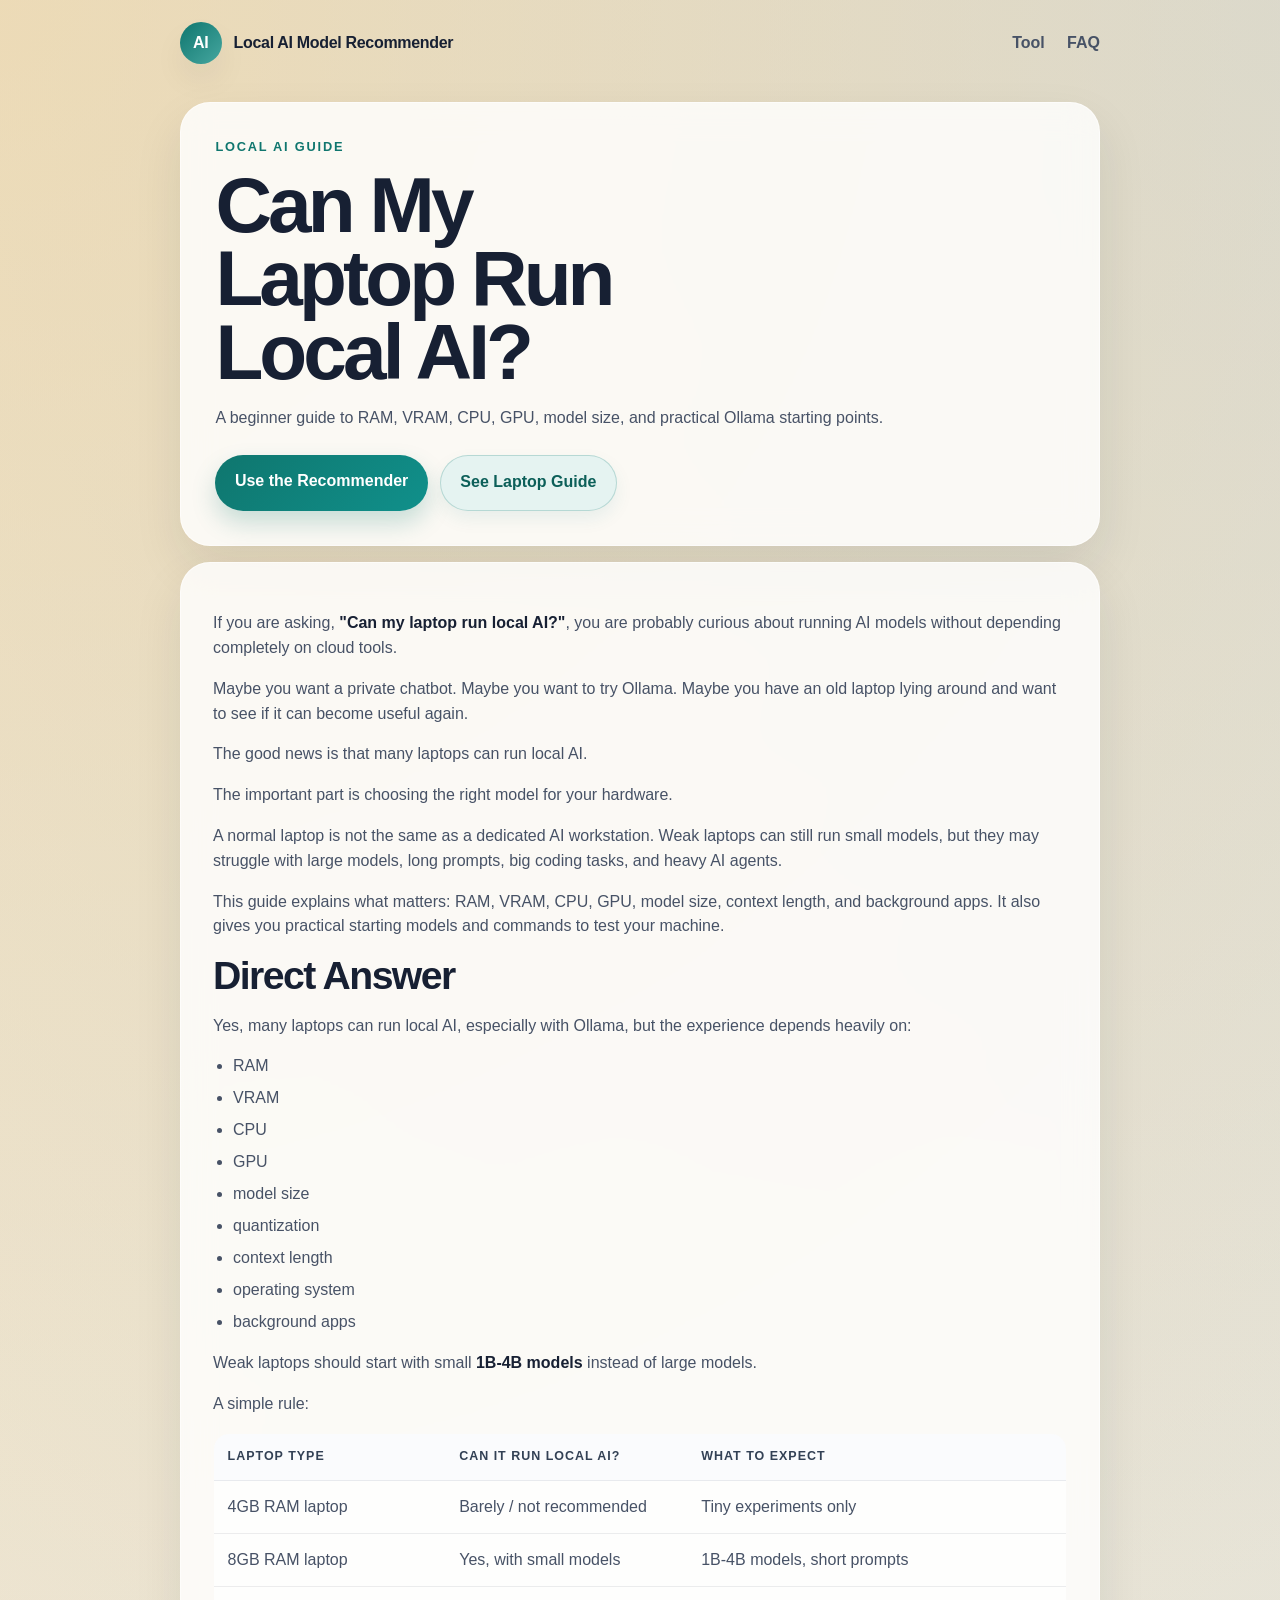
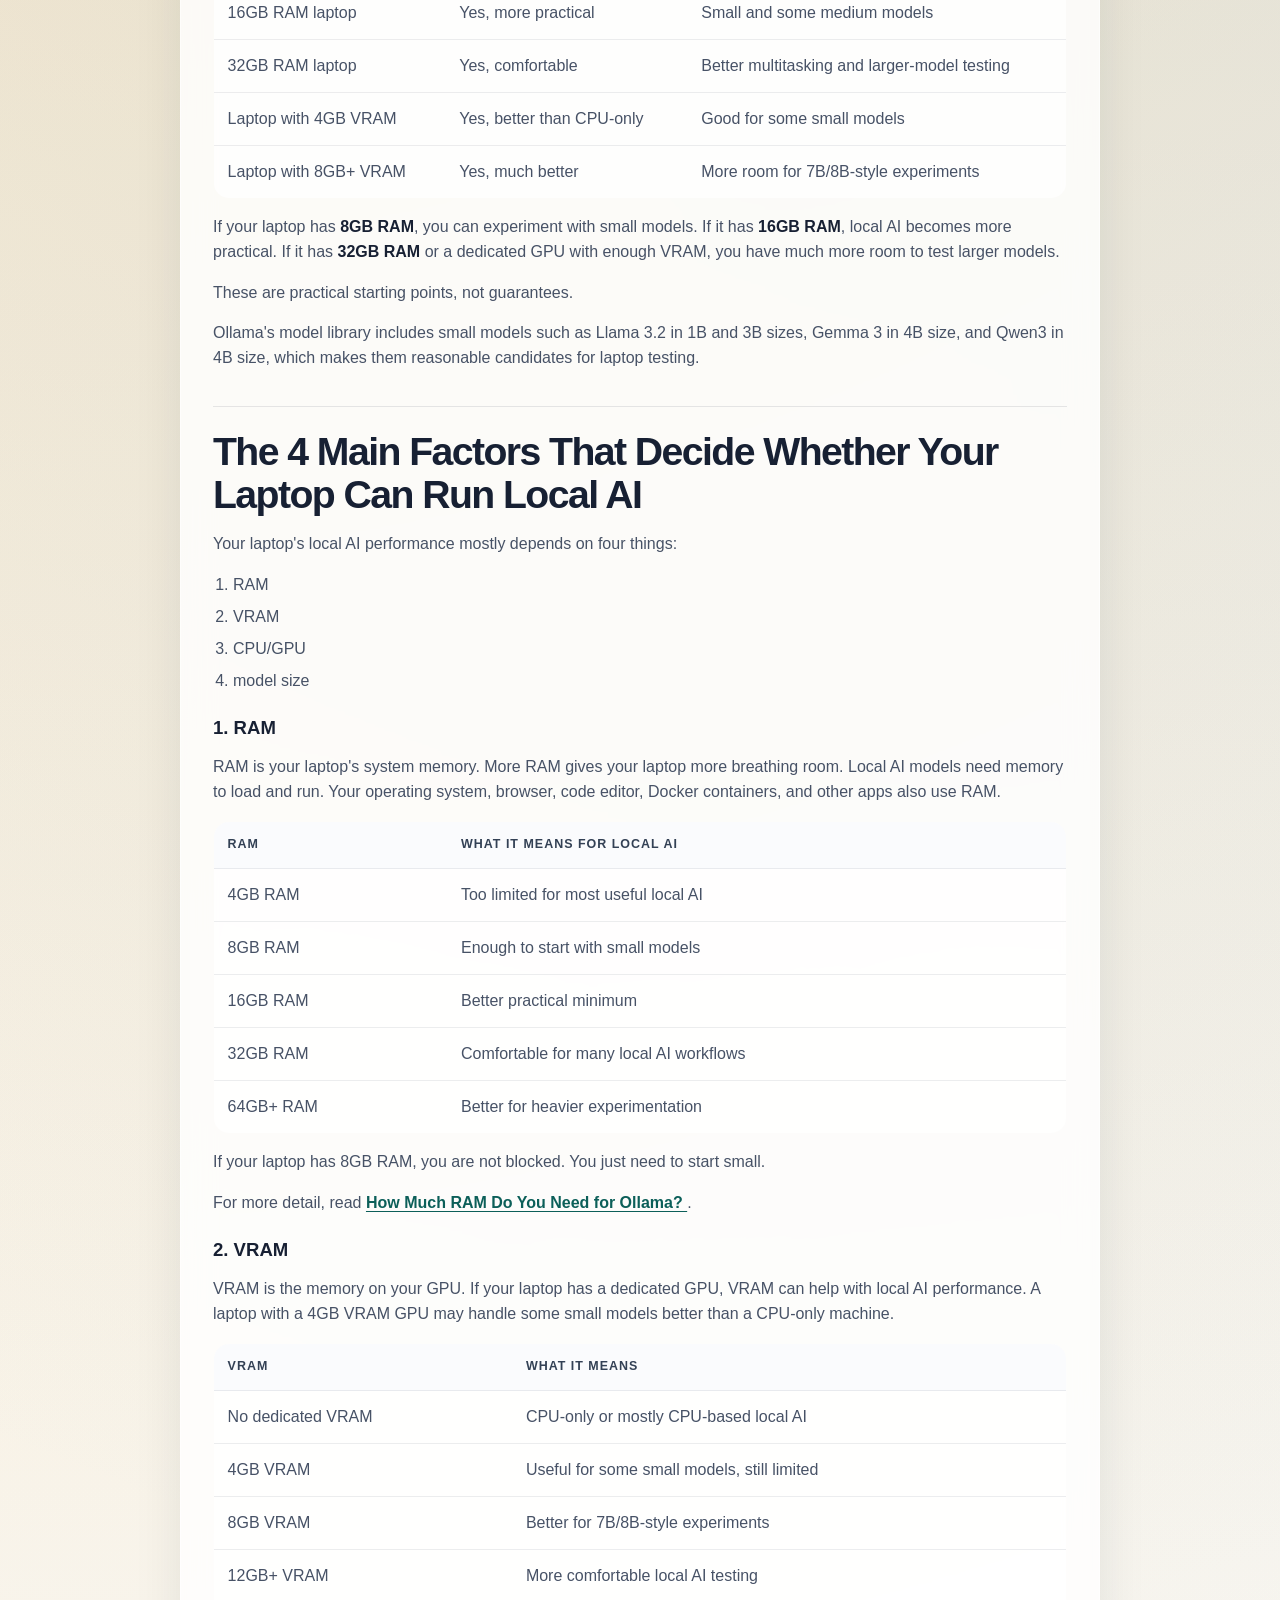
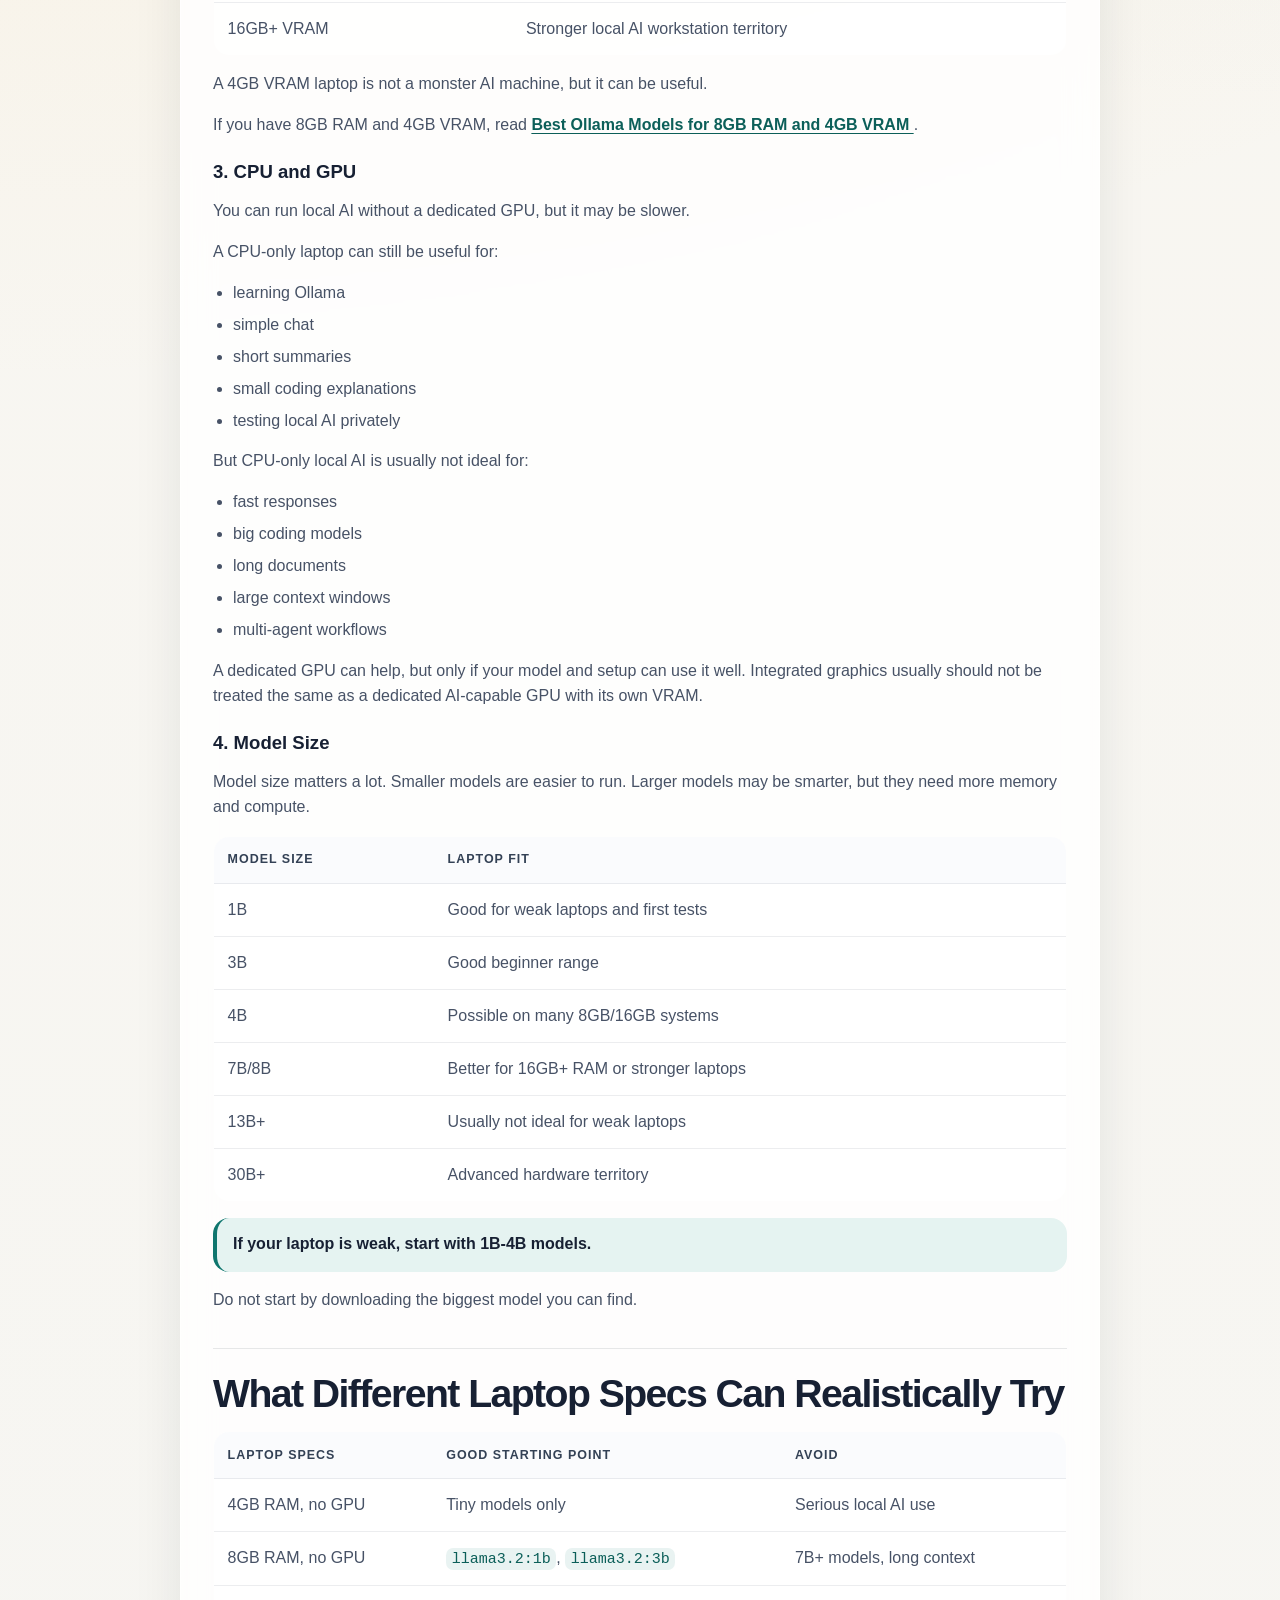
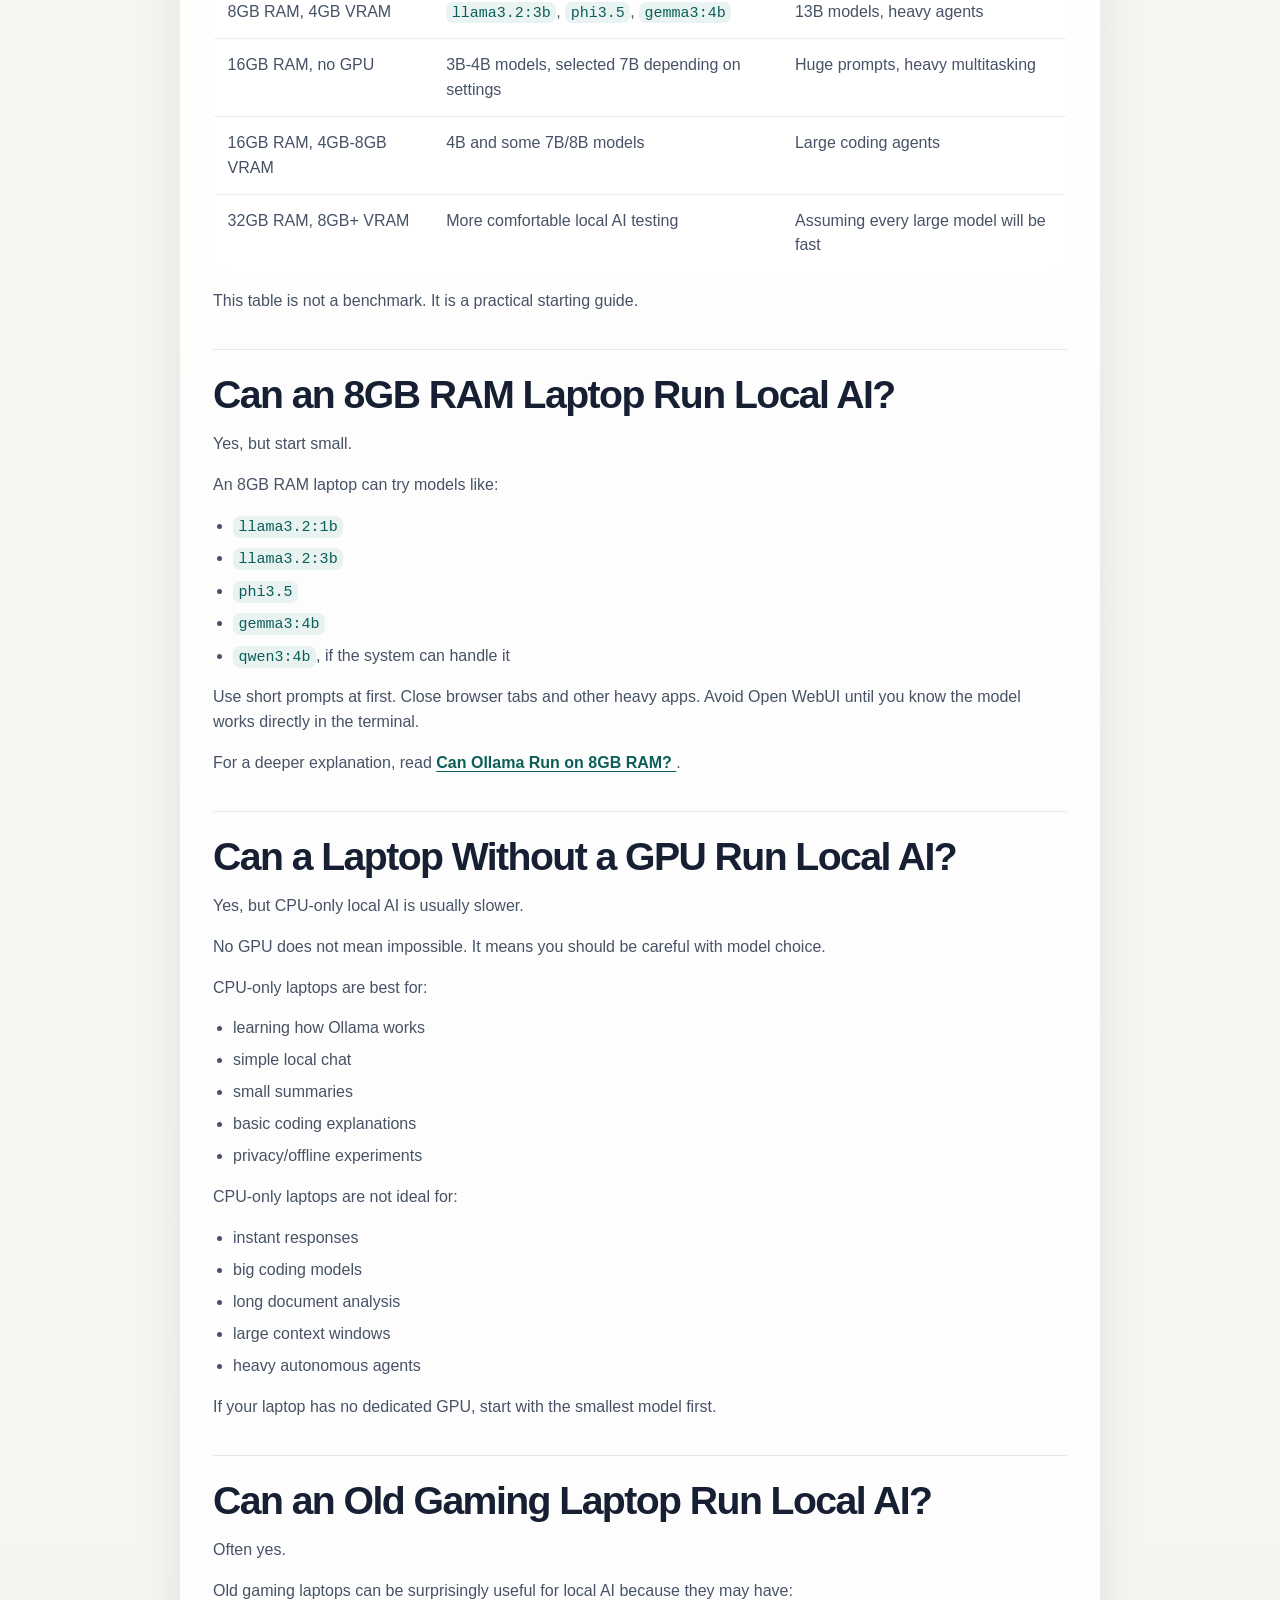
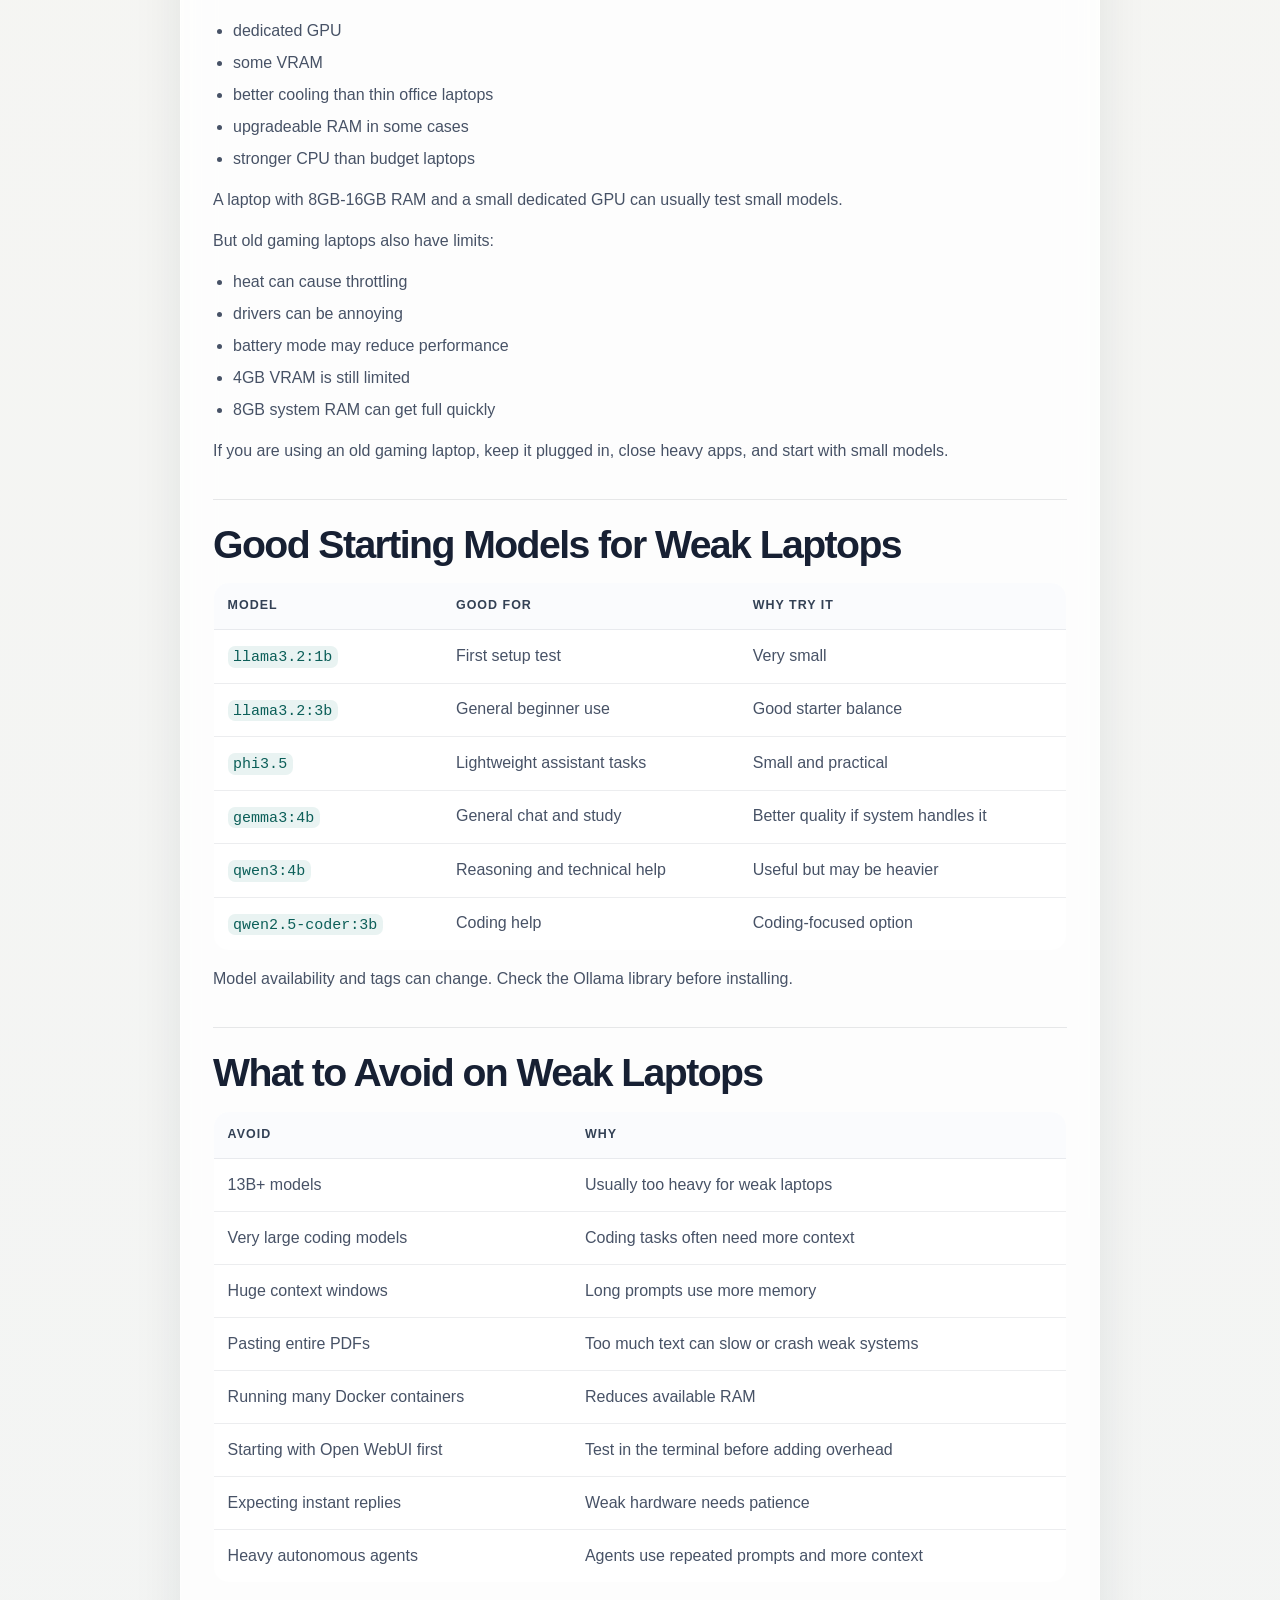
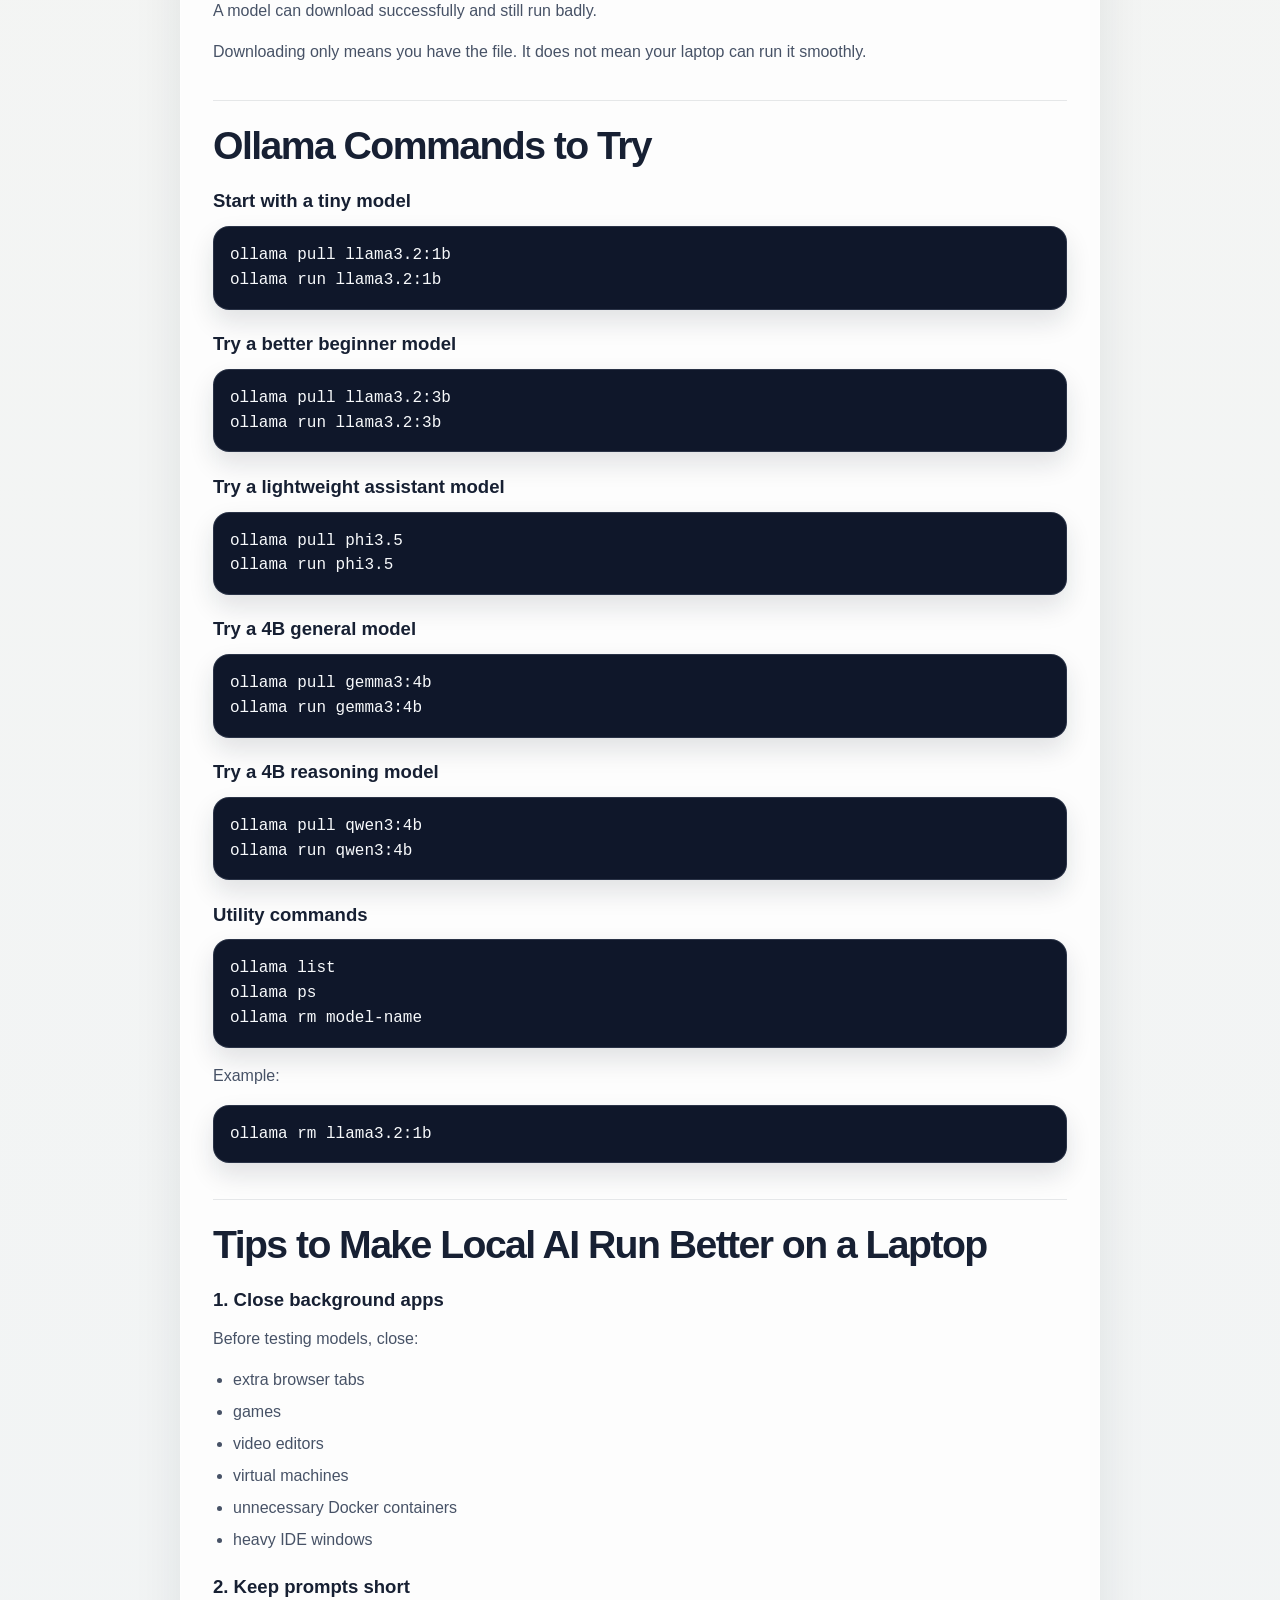
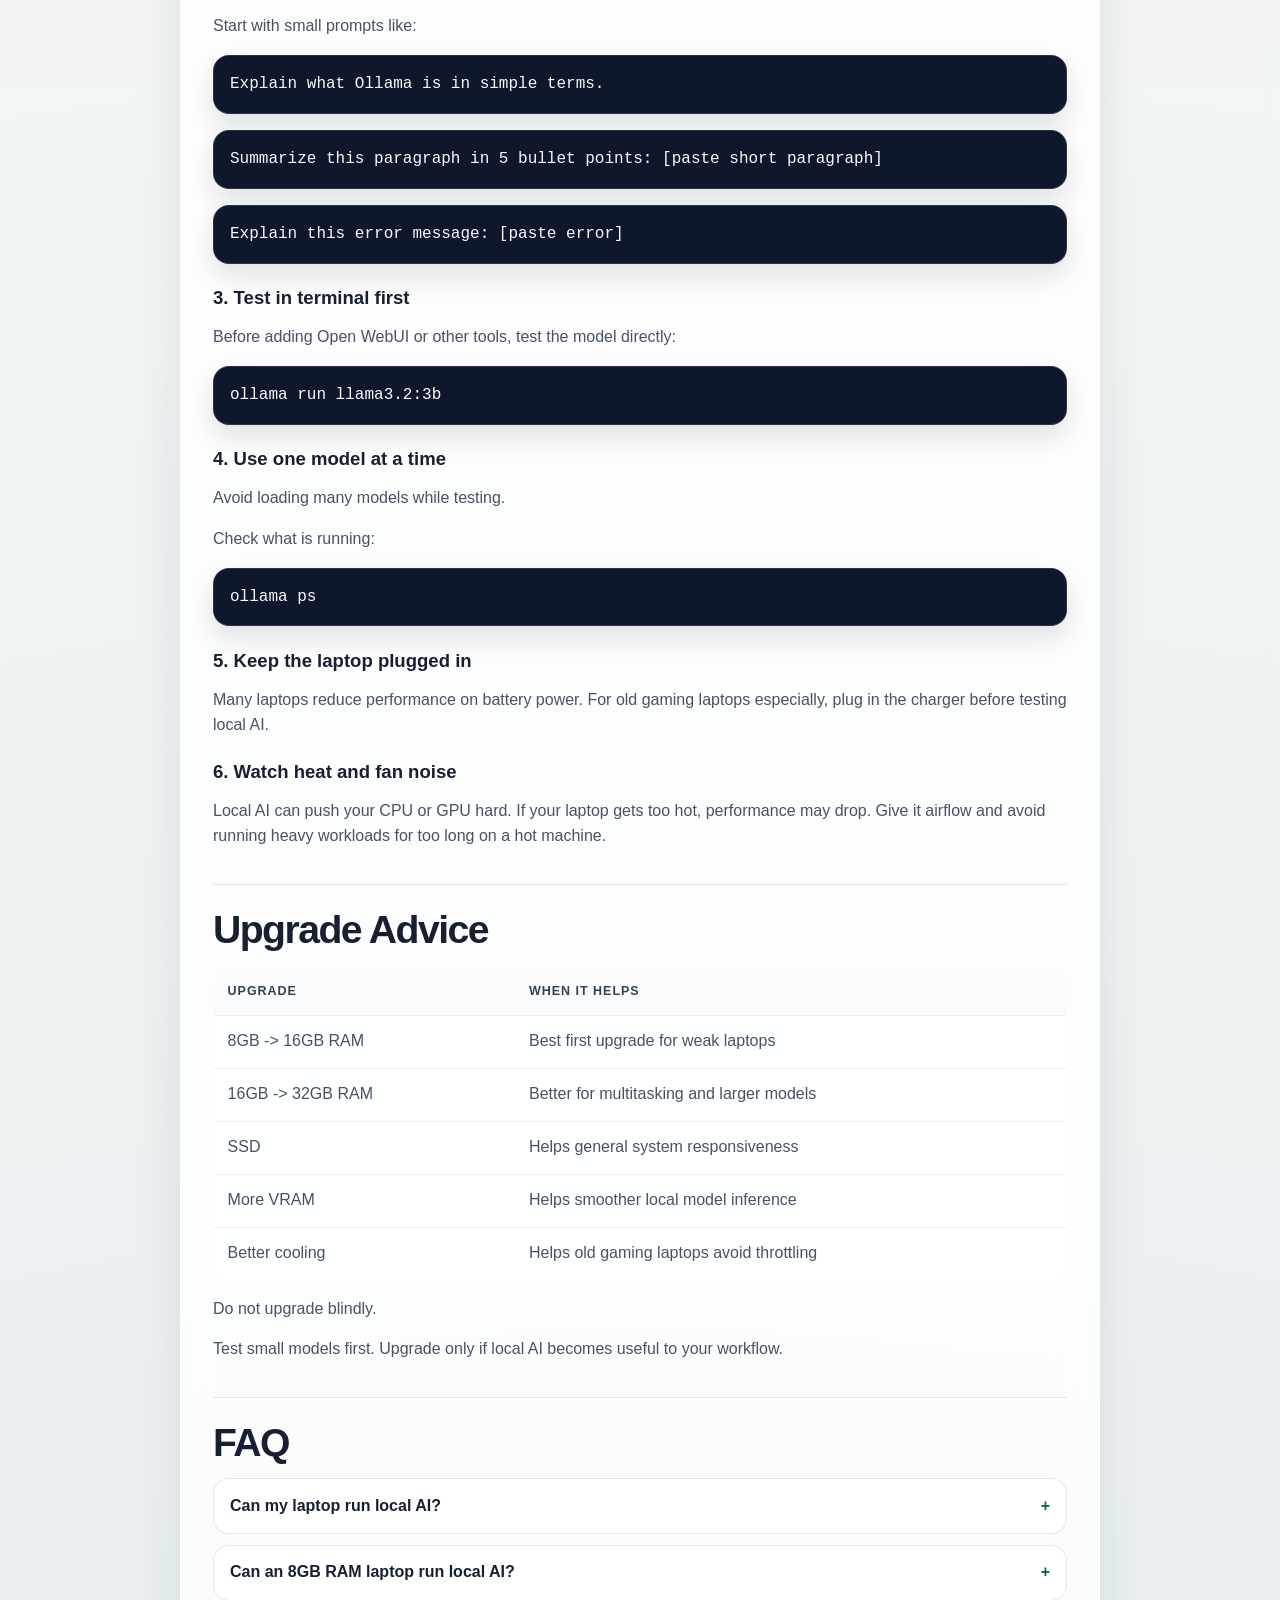
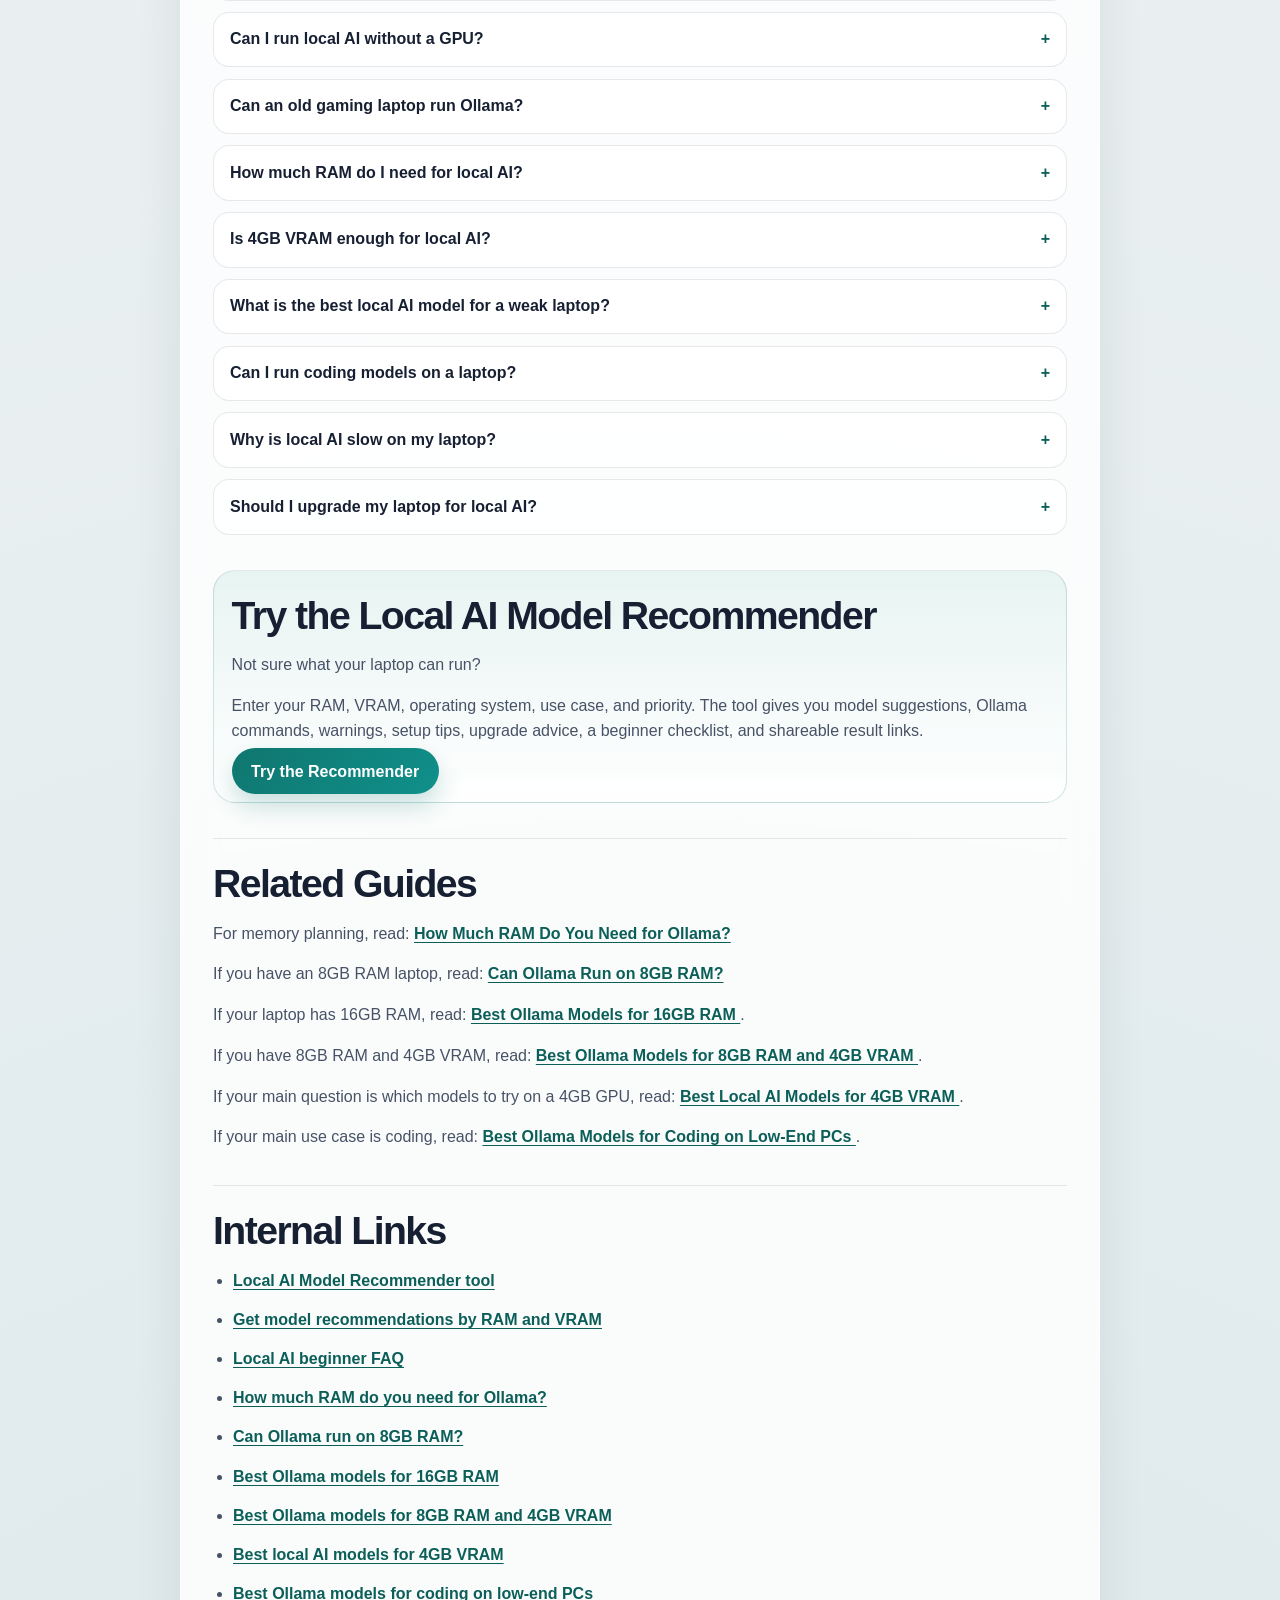
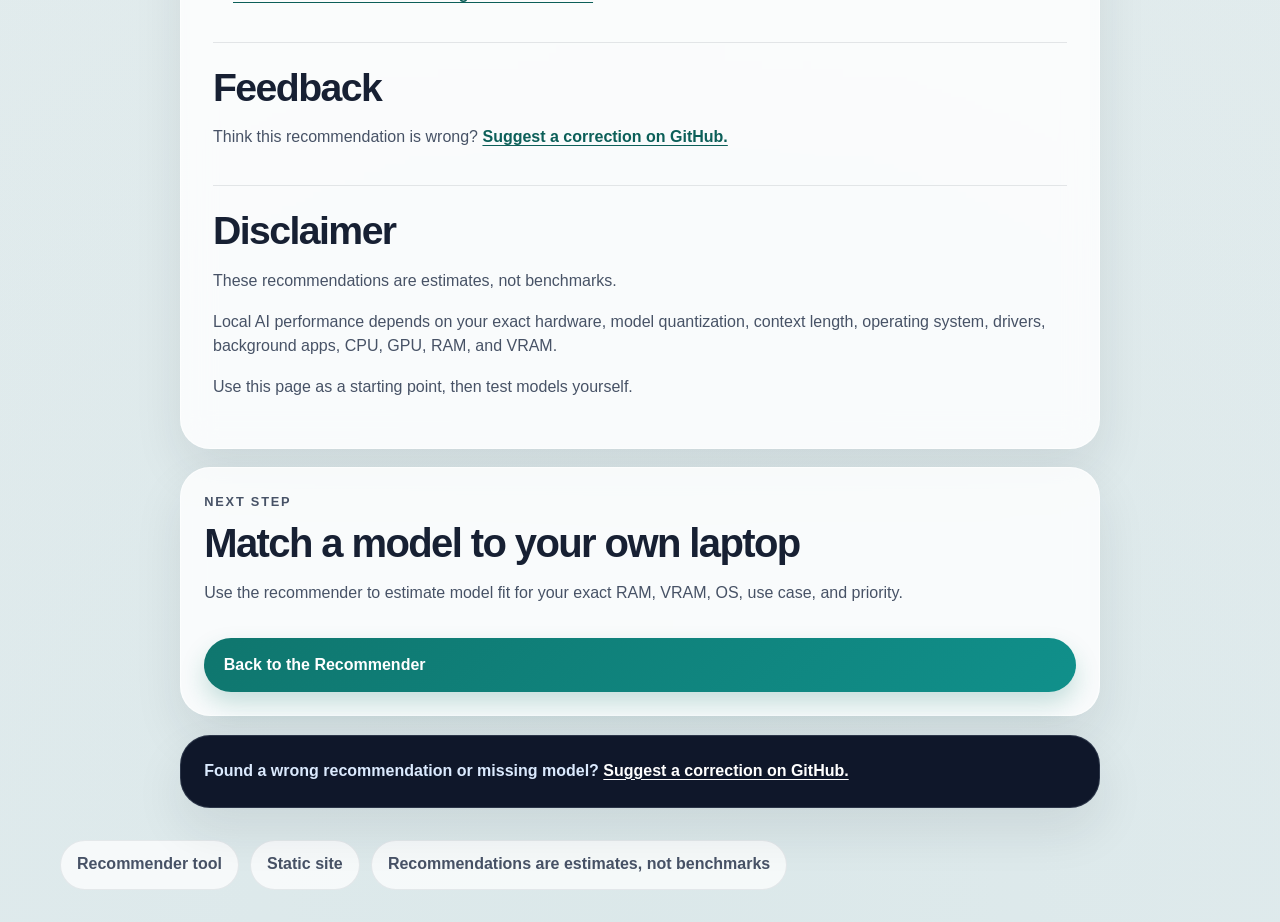
<file: can-my-laptop-run-local-ai.html>
<!DOCTYPE html>
<html lang="en">
  <head>
    <meta charset="UTF-8" />
    <meta name="viewport" content="width=device-width, initial-scale=1.0" />
    <title>Can My Laptop Run Local AI? A Beginner Guide to RAM, VRAM, and Ollama</title>
    <meta
      name="description"
      content="Find out whether your laptop can run local AI models. Learn what RAM, VRAM, CPU, GPU, and model size mean for Ollama and local LLMs."
    />
    <link
      rel="canonical"
      href="https://meattacker.github.io/local-ai-model-recommender/can-my-laptop-run-local-ai.html"
    />
    <meta property="og:type" content="article" />
    <meta
      property="og:title"
      content="Can My Laptop Run Local AI? A Beginner Guide to RAM, VRAM, and Ollama"
    />
    <meta
      property="og:description"
      content="Find out whether your laptop can run local AI models. Learn what RAM, VRAM, CPU, GPU, and model size mean for Ollama and local LLMs."
    />
    <meta
      property="og:url"
      content="https://meattacker.github.io/local-ai-model-recommender/can-my-laptop-run-local-ai.html"
    />
    <meta property="og:site_name" content="Local AI Model Recommender" />
    <link rel="stylesheet" href="./styles.css" />
    <script type="application/ld+json">
      {
        "@context": "https://schema.org",
        "@type": "Article",
        "headline": "Can My Laptop Run Local AI? A Beginner Guide to RAM, VRAM, and Ollama",
        "description": "Find out whether your laptop can run local AI models. Learn what RAM, VRAM, CPU, GPU, and model size mean for Ollama and local LLMs.",
        "author": {
          "@type": "Organization",
          "name": "Local AI Model Recommender"
        },
        "publisher": {
          "@type": "Organization",
          "name": "Local AI Model Recommender"
        },
        "mainEntityOfPage": {
          "@type": "WebPage",
          "@id": "https://meattacker.github.io/local-ai-model-recommender/can-my-laptop-run-local-ai.html"
        },
        "datePublished": "2026-05-01",
        "dateModified": "2026-05-01"
      }
    </script>
    <script type="application/ld+json">
      {
        "@context": "https://schema.org",
        "@type": "FAQPage",
        "mainEntity": [
          {
            "@type": "Question",
            "name": "Can my laptop run local AI?",
            "acceptedAnswer": {
              "@type": "Answer",
              "text": "Yes, many laptops can run local AI if you choose small models and keep expectations realistic. Weak laptops should start with 1B to 4B models."
            }
          },
          {
            "@type": "Question",
            "name": "Can an 8GB RAM laptop run local AI?",
            "acceptedAnswer": {
              "@type": "Answer",
              "text": "Yes. An 8GB RAM laptop can run small local AI models, but you should avoid large models, long prompts, and heavy background apps."
            }
          },
          {
            "@type": "Question",
            "name": "Can I run local AI without a GPU?",
            "acceptedAnswer": {
              "@type": "Answer",
              "text": "Yes. You can run local AI without a dedicated GPU, but CPU-only performance is usually slower. Start with small models."
            }
          },
          {
            "@type": "Question",
            "name": "Can an old gaming laptop run Ollama?",
            "acceptedAnswer": {
              "@type": "Answer",
              "text": "Often yes. Old gaming laptops with 8GB to 16GB RAM and some VRAM can usually test small Ollama models, but heat, drivers, and memory limits still matter."
            }
          },
          {
            "@type": "Question",
            "name": "How much RAM do I need for local AI?",
            "acceptedAnswer": {
              "@type": "Answer",
              "text": "8GB RAM is enough to start. 16GB RAM is a better practical minimum. 32GB RAM is more comfortable for regular local AI use."
            }
          },
          {
            "@type": "Question",
            "name": "Is 4GB VRAM enough for local AI?",
            "acceptedAnswer": {
              "@type": "Answer",
              "text": "4GB VRAM can help with small models, but it is still limited. It is better for 1B to 4B models than large models or heavy workflows."
            }
          },
          {
            "@type": "Question",
            "name": "What is the best local AI model for a weak laptop?",
            "acceptedAnswer": {
              "@type": "Answer",
              "text": "There is no single best model for every laptop. Good starting points include llama3.2:1b, llama3.2:3b, phi3.5, gemma3:4b, and qwen3:4b."
            }
          },
          {
            "@type": "Question",
            "name": "Can I run coding models on a laptop?",
            "acceptedAnswer": {
              "@type": "Answer",
              "text": "Yes, but weak laptops should use small coding models and short prompts. For coding-specific advice, read the low-end PC coding models guide."
            }
          },
          {
            "@type": "Question",
            "name": "Why is local AI slow on my laptop?",
            "acceptedAnswer": {
              "@type": "Answer",
              "text": "Common reasons include low RAM, limited VRAM, CPU-only inference, large models, long prompts, background apps, heat, and slow storage."
            }
          },
          {
            "@type": "Question",
            "name": "Should I upgrade my laptop for local AI?",
            "acceptedAnswer": {
              "@type": "Answer",
              "text": "If you only have 8GB RAM and want regular local AI use, upgrading to 16GB RAM is often the best first step. Test small models before spending money."
            }
          }
        ]
      }
    </script>
  </head>
  <body>
    <div class="page-shell">
      <a class="skip-link" href="#main-content">Skip to main content</a>
      <header class="hero article-hero">
        <nav class="topbar" aria-label="Primary">
          <a class="brand" href="./index.html">
            <span class="brand-mark" aria-hidden="true">AI</span>
            <span>Local AI Model Recommender</span>
          </a>
          <div class="topbar-links">
            <a href="./index.html" class="ghost-link">Tool</a>
            <a href="#faq" class="ghost-link">FAQ</a>
          </div>
        </nav>

        <div class="hero-copy article-hero-copy">
          <p class="eyebrow">Local AI guide</p>
          <h1>Can My Laptop Run Local AI?</h1>
          <p class="hero-text">
            A beginner guide to RAM, VRAM, CPU, GPU, model size, and practical
            Ollama starting points.
          </p>
          <div class="hero-actions">
            <a href="./index.html" class="button button-primary">Use the Recommender</a>
            <a href="#direct-answer" class="button button-secondary">See Laptop Guide</a>
          </div>
        </div>
      </header>

      <main class="main-content article-main" id="main-content">
        <article class="card article-card">
          <p>
            If you are asking, <strong>"Can my laptop run local AI?"</strong>,
            you are probably curious about running AI models without depending
            completely on cloud tools.
          </p>
          <p>
            Maybe you want a private chatbot. Maybe you want to try Ollama.
            Maybe you have an old laptop lying around and want to see if it can
            become useful again.
          </p>
          <p>The good news is that many laptops can run local AI.</p>
          <p>The important part is choosing the right model for your hardware.</p>
          <p>
            A normal laptop is not the same as a dedicated AI workstation. Weak
            laptops can still run small models, but they may struggle with large
            models, long prompts, big coding tasks, and heavy AI agents.
          </p>
          <p>
            This guide explains what matters: RAM, VRAM, CPU, GPU, model size,
            context length, and background apps. It also gives you practical
            starting models and commands to test your machine.
          </p>

          <section id="direct-answer">
            <h2>Direct Answer</h2>
            <p>
              Yes, many laptops can run local AI, especially with Ollama, but
              the experience depends heavily on:
            </p>
            <ul>
              <li>RAM</li>
              <li>VRAM</li>
              <li>CPU</li>
              <li>GPU</li>
              <li>model size</li>
              <li>quantization</li>
              <li>context length</li>
              <li>operating system</li>
              <li>background apps</li>
            </ul>
            <p>
              Weak laptops should start with small <strong>1B-4B models</strong>
              instead of large models.
            </p>
            <p>A simple rule:</p>
            <div class="article-table-wrap">
              <table class="article-table">
                <thead>
                  <tr>
                    <th scope="col">Laptop Type</th>
                    <th scope="col">Can It Run Local AI?</th>
                    <th scope="col">What to Expect</th>
                  </tr>
                </thead>
                <tbody>
                  <tr>
                    <td>4GB RAM laptop</td>
                    <td>Barely / not recommended</td>
                    <td>Tiny experiments only</td>
                  </tr>
                  <tr>
                    <td>8GB RAM laptop</td>
                    <td>Yes, with small models</td>
                    <td>1B-4B models, short prompts</td>
                  </tr>
                  <tr>
                    <td>16GB RAM laptop</td>
                    <td>Yes, more practical</td>
                    <td>Small and some medium models</td>
                  </tr>
                  <tr>
                    <td>32GB RAM laptop</td>
                    <td>Yes, comfortable</td>
                    <td>Better multitasking and larger-model testing</td>
                  </tr>
                  <tr>
                    <td>Laptop with 4GB VRAM</td>
                    <td>Yes, better than CPU-only</td>
                    <td>Good for some small models</td>
                  </tr>
                  <tr>
                    <td>Laptop with 8GB+ VRAM</td>
                    <td>Yes, much better</td>
                    <td>More room for 7B/8B-style experiments</td>
                  </tr>
                </tbody>
              </table>
            </div>
            <p>
              If your laptop has <strong>8GB RAM</strong>, you can experiment
              with small models. If it has <strong>16GB RAM</strong>, local AI
              becomes more practical. If it has <strong>32GB RAM</strong> or a
              dedicated GPU with enough VRAM, you have much more room to test
              larger models.
            </p>
            <p>These are practical starting points, not guarantees.</p>
            <p>
              Ollama's model library includes small models such as Llama 3.2 in
              1B and 3B sizes, Gemma 3 in 4B size, and Qwen3 in 4B size, which
              makes them reasonable candidates for laptop testing.
            </p>
          </section>

          <section>
            <h2>The 4 Main Factors That Decide Whether Your Laptop Can Run Local AI</h2>
            <p>Your laptop's local AI performance mostly depends on four things:</p>
            <ol>
              <li>RAM</li>
              <li>VRAM</li>
              <li>CPU/GPU</li>
              <li>model size</li>
            </ol>

            <h3>1. RAM</h3>
            <p>
              RAM is your laptop's system memory. More RAM gives your laptop
              more breathing room. Local AI models need memory to load and run.
              Your operating system, browser, code editor, Docker containers,
              and other apps also use RAM.
            </p>
            <div class="article-table-wrap">
              <table class="article-table">
                <thead>
                  <tr>
                    <th scope="col">RAM</th>
                    <th scope="col">What It Means for Local AI</th>
                  </tr>
                </thead>
                <tbody>
                  <tr>
                    <td>4GB RAM</td>
                    <td>Too limited for most useful local AI</td>
                  </tr>
                  <tr>
                    <td>8GB RAM</td>
                    <td>Enough to start with small models</td>
                  </tr>
                  <tr>
                    <td>16GB RAM</td>
                    <td>Better practical minimum</td>
                  </tr>
                  <tr>
                    <td>32GB RAM</td>
                    <td>Comfortable for many local AI workflows</td>
                  </tr>
                  <tr>
                    <td>64GB+ RAM</td>
                    <td>Better for heavier experimentation</td>
                  </tr>
                </tbody>
              </table>
            </div>
            <p>
              If your laptop has 8GB RAM, you are not blocked. You just need to
              start small.
            </p>
            <p>
              For more detail, read
              <a href="./how-much-ram-do-you-need-for-ollama.html">
                How Much RAM Do You Need for Ollama?
              </a>.
            </p>

            <h3>2. VRAM</h3>
            <p>
              VRAM is the memory on your GPU. If your laptop has a dedicated
              GPU, VRAM can help with local AI performance. A laptop with a 4GB
              VRAM GPU may handle some small models better than a CPU-only
              machine.
            </p>
            <div class="article-table-wrap">
              <table class="article-table">
                <thead>
                  <tr>
                    <th scope="col">VRAM</th>
                    <th scope="col">What It Means</th>
                  </tr>
                </thead>
                <tbody>
                  <tr>
                    <td>No dedicated VRAM</td>
                    <td>CPU-only or mostly CPU-based local AI</td>
                  </tr>
                  <tr>
                    <td>4GB VRAM</td>
                    <td>Useful for some small models, still limited</td>
                  </tr>
                  <tr>
                    <td>8GB VRAM</td>
                    <td>Better for 7B/8B-style experiments</td>
                  </tr>
                  <tr>
                    <td>12GB+ VRAM</td>
                    <td>More comfortable local AI testing</td>
                  </tr>
                  <tr>
                    <td>16GB+ VRAM</td>
                    <td>Stronger local AI workstation territory</td>
                  </tr>
                </tbody>
              </table>
            </div>
            <p>
              A 4GB VRAM laptop is not a monster AI machine, but it can be
              useful.
            </p>
            <p>
              If you have 8GB RAM and 4GB VRAM, read
              <a href="./best-ollama-models-8gb-ram-4gb-vram.html">
                Best Ollama Models for 8GB RAM and 4GB VRAM
              </a>.
            </p>

            <h3>3. CPU and GPU</h3>
            <p>You can run local AI without a dedicated GPU, but it may be slower.</p>
            <p>A CPU-only laptop can still be useful for:</p>
            <ul>
              <li>learning Ollama</li>
              <li>simple chat</li>
              <li>short summaries</li>
              <li>small coding explanations</li>
              <li>testing local AI privately</li>
            </ul>
            <p>But CPU-only local AI is usually not ideal for:</p>
            <ul>
              <li>fast responses</li>
              <li>big coding models</li>
              <li>long documents</li>
              <li>large context windows</li>
              <li>multi-agent workflows</li>
            </ul>
            <p>
              A dedicated GPU can help, but only if your model and setup can
              use it well. Integrated graphics usually should not be treated the
              same as a dedicated AI-capable GPU with its own VRAM.
            </p>

            <h3>4. Model Size</h3>
            <p>
              Model size matters a lot. Smaller models are easier to run.
              Larger models may be smarter, but they need more memory and
              compute.
            </p>
            <div class="article-table-wrap">
              <table class="article-table">
                <thead>
                  <tr>
                    <th scope="col">Model Size</th>
                    <th scope="col">Laptop Fit</th>
                  </tr>
                </thead>
                <tbody>
                  <tr>
                    <td>1B</td>
                    <td>Good for weak laptops and first tests</td>
                  </tr>
                  <tr>
                    <td>3B</td>
                    <td>Good beginner range</td>
                  </tr>
                  <tr>
                    <td>4B</td>
                    <td>Possible on many 8GB/16GB systems</td>
                  </tr>
                  <tr>
                    <td>7B/8B</td>
                    <td>Better for 16GB+ RAM or stronger laptops</td>
                  </tr>
                  <tr>
                    <td>13B+</td>
                    <td>Usually not ideal for weak laptops</td>
                  </tr>
                  <tr>
                    <td>30B+</td>
                    <td>Advanced hardware territory</td>
                  </tr>
                </tbody>
              </table>
            </div>
            <blockquote>
              <p>If your laptop is weak, start with 1B-4B models.</p>
            </blockquote>
            <p>Do not start by downloading the biggest model you can find.</p>
          </section>

          <section>
            <h2>What Different Laptop Specs Can Realistically Try</h2>
            <div class="article-table-wrap">
              <table class="article-table">
                <thead>
                  <tr>
                    <th scope="col">Laptop Specs</th>
                    <th scope="col">Good Starting Point</th>
                    <th scope="col">Avoid</th>
                  </tr>
                </thead>
                <tbody>
                  <tr>
                    <td>4GB RAM, no GPU</td>
                    <td>Tiny models only</td>
                    <td>Serious local AI use</td>
                  </tr>
                  <tr>
                    <td>8GB RAM, no GPU</td>
                    <td><code>llama3.2:1b</code>, <code>llama3.2:3b</code></td>
                    <td>7B+ models, long context</td>
                  </tr>
                  <tr>
                    <td>8GB RAM, 4GB VRAM</td>
                    <td><code>llama3.2:3b</code>, <code>phi3.5</code>, <code>gemma3:4b</code></td>
                    <td>13B models, heavy agents</td>
                  </tr>
                  <tr>
                    <td>16GB RAM, no GPU</td>
                    <td>3B-4B models, selected 7B depending on settings</td>
                    <td>Huge prompts, heavy multitasking</td>
                  </tr>
                  <tr>
                    <td>16GB RAM, 4GB-8GB VRAM</td>
                    <td>4B and some 7B/8B models</td>
                    <td>Large coding agents</td>
                  </tr>
                  <tr>
                    <td>32GB RAM, 8GB+ VRAM</td>
                    <td>More comfortable local AI testing</td>
                    <td>Assuming every large model will be fast</td>
                  </tr>
                </tbody>
              </table>
            </div>
            <p>This table is not a benchmark. It is a practical starting guide.</p>
          </section>

          <section>
            <h2>Can an 8GB RAM Laptop Run Local AI?</h2>
            <p>Yes, but start small.</p>
            <p>An 8GB RAM laptop can try models like:</p>
            <ul>
              <li><code>llama3.2:1b</code></li>
              <li><code>llama3.2:3b</code></li>
              <li><code>phi3.5</code></li>
              <li><code>gemma3:4b</code></li>
              <li><code>qwen3:4b</code>, if the system can handle it</li>
            </ul>
            <p>
              Use short prompts at first. Close browser tabs and other heavy
              apps. Avoid Open WebUI until you know the model works directly in
              the terminal.
            </p>
            <p>
              For a deeper explanation, read
              <a href="./can-ollama-run-on-8gb-ram.html">
                Can Ollama Run on 8GB RAM?
              </a>.
            </p>
          </section>

          <section>
            <h2>Can a Laptop Without a GPU Run Local AI?</h2>
            <p>Yes, but CPU-only local AI is usually slower.</p>
            <p>
              No GPU does not mean impossible. It means you should be careful
              with model choice.
            </p>
            <p>CPU-only laptops are best for:</p>
            <ul>
              <li>learning how Ollama works</li>
              <li>simple local chat</li>
              <li>small summaries</li>
              <li>basic coding explanations</li>
              <li>privacy/offline experiments</li>
            </ul>
            <p>CPU-only laptops are not ideal for:</p>
            <ul>
              <li>instant responses</li>
              <li>big coding models</li>
              <li>long document analysis</li>
              <li>large context windows</li>
              <li>heavy autonomous agents</li>
            </ul>
            <p>If your laptop has no dedicated GPU, start with the smallest model first.</p>
          </section>

          <section>
            <h2>Can an Old Gaming Laptop Run Local AI?</h2>
            <p>Often yes.</p>
            <p>Old gaming laptops can be surprisingly useful for local AI because they may have:</p>
            <ul>
              <li>dedicated GPU</li>
              <li>some VRAM</li>
              <li>better cooling than thin office laptops</li>
              <li>upgradeable RAM in some cases</li>
              <li>stronger CPU than budget laptops</li>
            </ul>
            <p>
              A laptop with 8GB-16GB RAM and a small dedicated GPU can usually
              test small models.
            </p>
            <p>But old gaming laptops also have limits:</p>
            <ul>
              <li>heat can cause throttling</li>
              <li>drivers can be annoying</li>
              <li>battery mode may reduce performance</li>
              <li>4GB VRAM is still limited</li>
              <li>8GB system RAM can get full quickly</li>
            </ul>
            <p>
              If you are using an old gaming laptop, keep it plugged in, close
              heavy apps, and start with small models.
            </p>
          </section>

          <section>
            <h2>Good Starting Models for Weak Laptops</h2>
            <div class="article-table-wrap">
              <table class="article-table">
                <thead>
                  <tr>
                    <th scope="col">Model</th>
                    <th scope="col">Good For</th>
                    <th scope="col">Why Try It</th>
                  </tr>
                </thead>
                <tbody>
                  <tr>
                    <td><code>llama3.2:1b</code></td>
                    <td>First setup test</td>
                    <td>Very small</td>
                  </tr>
                  <tr>
                    <td><code>llama3.2:3b</code></td>
                    <td>General beginner use</td>
                    <td>Good starter balance</td>
                  </tr>
                  <tr>
                    <td><code>phi3.5</code></td>
                    <td>Lightweight assistant tasks</td>
                    <td>Small and practical</td>
                  </tr>
                  <tr>
                    <td><code>gemma3:4b</code></td>
                    <td>General chat and study</td>
                    <td>Better quality if system handles it</td>
                  </tr>
                  <tr>
                    <td><code>qwen3:4b</code></td>
                    <td>Reasoning and technical help</td>
                    <td>Useful but may be heavier</td>
                  </tr>
                  <tr>
                    <td><code>qwen2.5-coder:3b</code></td>
                    <td>Coding help</td>
                    <td>Coding-focused option</td>
                  </tr>
                </tbody>
              </table>
            </div>
            <p>Model availability and tags can change. Check the Ollama library before installing.</p>
          </section>

          <section>
            <h2>What to Avoid on Weak Laptops</h2>
            <div class="article-table-wrap">
              <table class="article-table">
                <thead>
                  <tr>
                    <th scope="col">Avoid</th>
                    <th scope="col">Why</th>
                  </tr>
                </thead>
                <tbody>
                  <tr>
                    <td>13B+ models</td>
                    <td>Usually too heavy for weak laptops</td>
                  </tr>
                  <tr>
                    <td>Very large coding models</td>
                    <td>Coding tasks often need more context</td>
                  </tr>
                  <tr>
                    <td>Huge context windows</td>
                    <td>Long prompts use more memory</td>
                  </tr>
                  <tr>
                    <td>Pasting entire PDFs</td>
                    <td>Too much text can slow or crash weak systems</td>
                  </tr>
                  <tr>
                    <td>Running many Docker containers</td>
                    <td>Reduces available RAM</td>
                  </tr>
                  <tr>
                    <td>Starting with Open WebUI first</td>
                    <td>Test in the terminal before adding overhead</td>
                  </tr>
                  <tr>
                    <td>Expecting instant replies</td>
                    <td>Weak hardware needs patience</td>
                  </tr>
                  <tr>
                    <td>Heavy autonomous agents</td>
                    <td>Agents use repeated prompts and more context</td>
                  </tr>
                </tbody>
              </table>
            </div>
            <p>A model can download successfully and still run badly.</p>
            <p>
              Downloading only means you have the file. It does not mean your
              laptop can run it smoothly.
            </p>
          </section>

          <section>
            <h2>Ollama Commands to Try</h2>
            <h3>Start with a tiny model</h3>
            <pre><code>ollama pull llama3.2:1b
ollama run llama3.2:1b</code></pre>
            <h3>Try a better beginner model</h3>
            <pre><code>ollama pull llama3.2:3b
ollama run llama3.2:3b</code></pre>
            <h3>Try a lightweight assistant model</h3>
            <pre><code>ollama pull phi3.5
ollama run phi3.5</code></pre>
            <h3>Try a 4B general model</h3>
            <pre><code>ollama pull gemma3:4b
ollama run gemma3:4b</code></pre>
            <h3>Try a 4B reasoning model</h3>
            <pre><code>ollama pull qwen3:4b
ollama run qwen3:4b</code></pre>
            <h3>Utility commands</h3>
            <pre><code>ollama list
ollama ps
ollama rm model-name</code></pre>
            <p>Example:</p>
            <pre><code>ollama rm llama3.2:1b</code></pre>
          </section>

          <section>
            <h2>Tips to Make Local AI Run Better on a Laptop</h2>
            <h3>1. Close background apps</h3>
            <p>Before testing models, close:</p>
            <ul>
              <li>extra browser tabs</li>
              <li>games</li>
              <li>video editors</li>
              <li>virtual machines</li>
              <li>unnecessary Docker containers</li>
              <li>heavy IDE windows</li>
            </ul>
            <h3>2. Keep prompts short</h3>
            <p>Start with small prompts like:</p>
            <pre><code>Explain what Ollama is in simple terms.</code></pre>
            <pre><code>Summarize this paragraph in 5 bullet points: [paste short paragraph]</code></pre>
            <pre><code>Explain this error message: [paste error]</code></pre>
            <h3>3. Test in terminal first</h3>
            <p>Before adding Open WebUI or other tools, test the model directly:</p>
            <pre><code>ollama run llama3.2:3b</code></pre>
            <h3>4. Use one model at a time</h3>
            <p>Avoid loading many models while testing.</p>
            <p>Check what is running:</p>
            <pre><code>ollama ps</code></pre>
            <h3>5. Keep the laptop plugged in</h3>
            <p>
              Many laptops reduce performance on battery power. For old gaming
              laptops especially, plug in the charger before testing local AI.
            </p>
            <h3>6. Watch heat and fan noise</h3>
            <p>
              Local AI can push your CPU or GPU hard. If your laptop gets too
              hot, performance may drop. Give it airflow and avoid running heavy
              workloads for too long on a hot machine.
            </p>
          </section>

          <section>
            <h2>Upgrade Advice</h2>
            <div class="article-table-wrap">
              <table class="article-table">
                <thead>
                  <tr>
                    <th scope="col">Upgrade</th>
                    <th scope="col">When It Helps</th>
                  </tr>
                </thead>
                <tbody>
                  <tr>
                    <td>8GB -> 16GB RAM</td>
                    <td>Best first upgrade for weak laptops</td>
                  </tr>
                  <tr>
                    <td>16GB -> 32GB RAM</td>
                    <td>Better for multitasking and larger models</td>
                  </tr>
                  <tr>
                    <td>SSD</td>
                    <td>Helps general system responsiveness</td>
                  </tr>
                  <tr>
                    <td>More VRAM</td>
                    <td>Helps smoother local model inference</td>
                  </tr>
                  <tr>
                    <td>Better cooling</td>
                    <td>Helps old gaming laptops avoid throttling</td>
                  </tr>
                </tbody>
              </table>
            </div>
            <p>Do not upgrade blindly.</p>
            <p>
              Test small models first. Upgrade only if local AI becomes useful
              to your workflow.
            </p>
          </section>

          <section id="faq">
            <h2>FAQ</h2>
            <div class="faq-list">
              <details>
                <summary>Can my laptop run local AI?</summary>
                <p>
                  Yes, many laptops can run local AI if you choose small models
                  and keep expectations realistic. Weak laptops should start
                  with 1B-4B models.
                </p>
              </details>
              <details>
                <summary>Can an 8GB RAM laptop run local AI?</summary>
                <p>
                  Yes. An 8GB RAM laptop can run small local AI models, but you
                  should avoid large models, long prompts, and heavy background
                  apps.
                </p>
              </details>
              <details>
                <summary>Can I run local AI without a GPU?</summary>
                <p>
                  Yes. You can run local AI without a dedicated GPU, but
                  CPU-only performance is usually slower. Start with small
                  models.
                </p>
              </details>
              <details>
                <summary>Can an old gaming laptop run Ollama?</summary>
                <p>
                  Often yes. Old gaming laptops with 8GB-16GB RAM and some VRAM
                  can usually test small Ollama models, but heat, drivers, and
                  memory limits still matter.
                </p>
              </details>
              <details>
                <summary>How much RAM do I need for local AI?</summary>
                <p>
                  8GB RAM is enough to start. 16GB RAM is a better practical
                  minimum. 32GB RAM is more comfortable for regular local AI
                  use.
                </p>
              </details>
              <details>
                <summary>Is 4GB VRAM enough for local AI?</summary>
                <p>
                  4GB VRAM can help with small models, but it is still limited.
                  It is better for 1B-4B models than large models or heavy
                  workflows.
                </p>
              </details>
              <details>
                <summary>What is the best local AI model for a weak laptop?</summary>
                <p>
                  There is no single best model for every laptop. Good starting
                  points include <code>llama3.2:1b</code>,
                  <code>llama3.2:3b</code>, <code>phi3.5</code>,
                  <code>gemma3:4b</code>, and <code>qwen3:4b</code>.
                </p>
              </details>
              <details>
                <summary>Can I run coding models on a laptop?</summary>
                <p>
                  Yes, but weak laptops should use small coding models and short
                  prompts. For coding-specific advice, read
                  <a href="./best-ollama-models-for-coding-on-low-end-pcs.html">
                    Best Ollama Models for Coding on Low-End PCs
                  </a>.
                </p>
              </details>
              <details>
                <summary>Why is local AI slow on my laptop?</summary>
                <p>
                  Common reasons include low RAM, limited VRAM, CPU-only
                  inference, large models, long prompts, background apps, heat,
                  and slow storage.
                </p>
              </details>
              <details>
                <summary>Should I upgrade my laptop for local AI?</summary>
                <p>
                  If you only have 8GB RAM and want regular local AI use,
                  upgrading to 16GB RAM is often the best first step. But test
                  small models before spending money.
                </p>
              </details>
            </div>
          </section>

          <section class="article-cta">
            <h2>Try the Local AI Model Recommender</h2>
            <p>Not sure what your laptop can run?</p>
            <p>
              Enter your RAM, VRAM, operating system, use case, and priority.
              The tool gives you model suggestions, Ollama commands, warnings,
              setup tips, upgrade advice, a beginner checklist, and shareable
              result links.
            </p>
            <a
              class="button button-primary"
              href="https://meattacker.github.io/local-ai-model-recommender/"
            >
              Try the Recommender
            </a>
          </section>

          <section>
            <h2>Related Guides</h2>
            <p>
              For memory planning, read:
              <a href="./how-much-ram-do-you-need-for-ollama.html">
                How Much RAM Do You Need for Ollama?
              </a>
            </p>
            <p>
              If you have an 8GB RAM laptop, read:
              <a href="./can-ollama-run-on-8gb-ram.html">
                Can Ollama Run on 8GB RAM?
              </a>
            </p>
            <p>
              If your laptop has 16GB RAM, read:
              <a href="./best-ollama-models-16gb-ram.html">
                Best Ollama Models for 16GB RAM
              </a>.
            </p>
            <p>
              If you have 8GB RAM and 4GB VRAM, read:
              <a href="./best-ollama-models-8gb-ram-4gb-vram.html">
                Best Ollama Models for 8GB RAM and 4GB VRAM
              </a>.
            </p>
            <p>
              If your main question is which models to try on a 4GB GPU, read:
              <a href="./best-local-ai-models-4gb-vram.html">
                Best Local AI Models for 4GB VRAM
              </a>.
            </p>
            <p>
              If your main use case is coding, read:
              <a href="./best-ollama-models-for-coding-on-low-end-pcs.html">
                Best Ollama Models for Coding on Low-End PCs
              </a>.
            </p>
          </section>

          <section>
            <h2>Internal Links</h2>
            <ul class="internal-links">
              <li><a href="./index.html">Local AI Model Recommender tool</a></li>
              <li><a href="./index.html#hardware-form">Get model recommendations by RAM and VRAM</a></li>
              <li><a href="./index.html#faq-section">Local AI beginner FAQ</a></li>
              <li><a href="./how-much-ram-do-you-need-for-ollama.html">How much RAM do you need for Ollama?</a></li>
              <li><a href="./can-ollama-run-on-8gb-ram.html">Can Ollama run on 8GB RAM?</a></li>
              <li><a href="./best-ollama-models-16gb-ram.html">Best Ollama models for 16GB RAM</a></li>
              <li><a href="./best-ollama-models-8gb-ram-4gb-vram.html">Best Ollama models for 8GB RAM and 4GB VRAM</a></li>
              <li><a href="./best-local-ai-models-4gb-vram.html">Best local AI models for 4GB VRAM</a></li>
              <li><a href="./best-ollama-models-for-coding-on-low-end-pcs.html">Best Ollama models for coding on low-end PCs</a></li>
            </ul>
          </section>

          <section>
            <h2>Feedback</h2>
            <p>
              Think this recommendation is wrong?
              <a href="https://github.com/meattacker/local-ai-model-recommender/issues">
                Suggest a correction on GitHub.
              </a>
            </p>
          </section>

          <section>
            <h2>Disclaimer</h2>
            <p>These recommendations are estimates, not benchmarks.</p>
            <p>
              Local AI performance depends on your exact hardware, model
              quantization, context length, operating system, drivers,
              background apps, CPU, GPU, RAM, and VRAM.
            </p>
            <p>Use this page as a starting point, then test models yourself.</p>
          </section>
        </article>

        <section class="card article-bottom-nav">
          <div class="section-heading">
            <p class="eyebrow">Next step</p>
            <h2>Match a model to your own laptop</h2>
            <p>
              Use the recommender to estimate model fit for your exact RAM,
              VRAM, OS, use case, and priority.
            </p>
          </div>
          <a href="./index.html" class="button button-primary">Back to the Recommender</a>
        </section>

        <section class="card feedback-card" aria-label="Feedback">
          <p>
            Found a wrong recommendation or missing model?
            <a href="https://github.com/meattacker/local-ai-model-recommender/issues">
              Suggest a correction on GitHub.
            </a>
          </p>
        </section>
      </main>

      <footer class="site-footer">
        <a class="footer-pill" href="./index.html">Recommender tool</a>
        <div class="footer-pill">Static site</div>
        <div class="footer-pill">Recommendations are estimates, not benchmarks</div>
      </footer>
    </div>
    <!-- Cloudflare Web Analytics --><script defer src='https://static.cloudflareinsights.com/beacon.min.js' data-cf-beacon='{"token": "9627f5c90aa14c988069e39d1c63aba9"}'></script><!-- End Cloudflare Web Analytics -->
  </body>
</html>
</file>
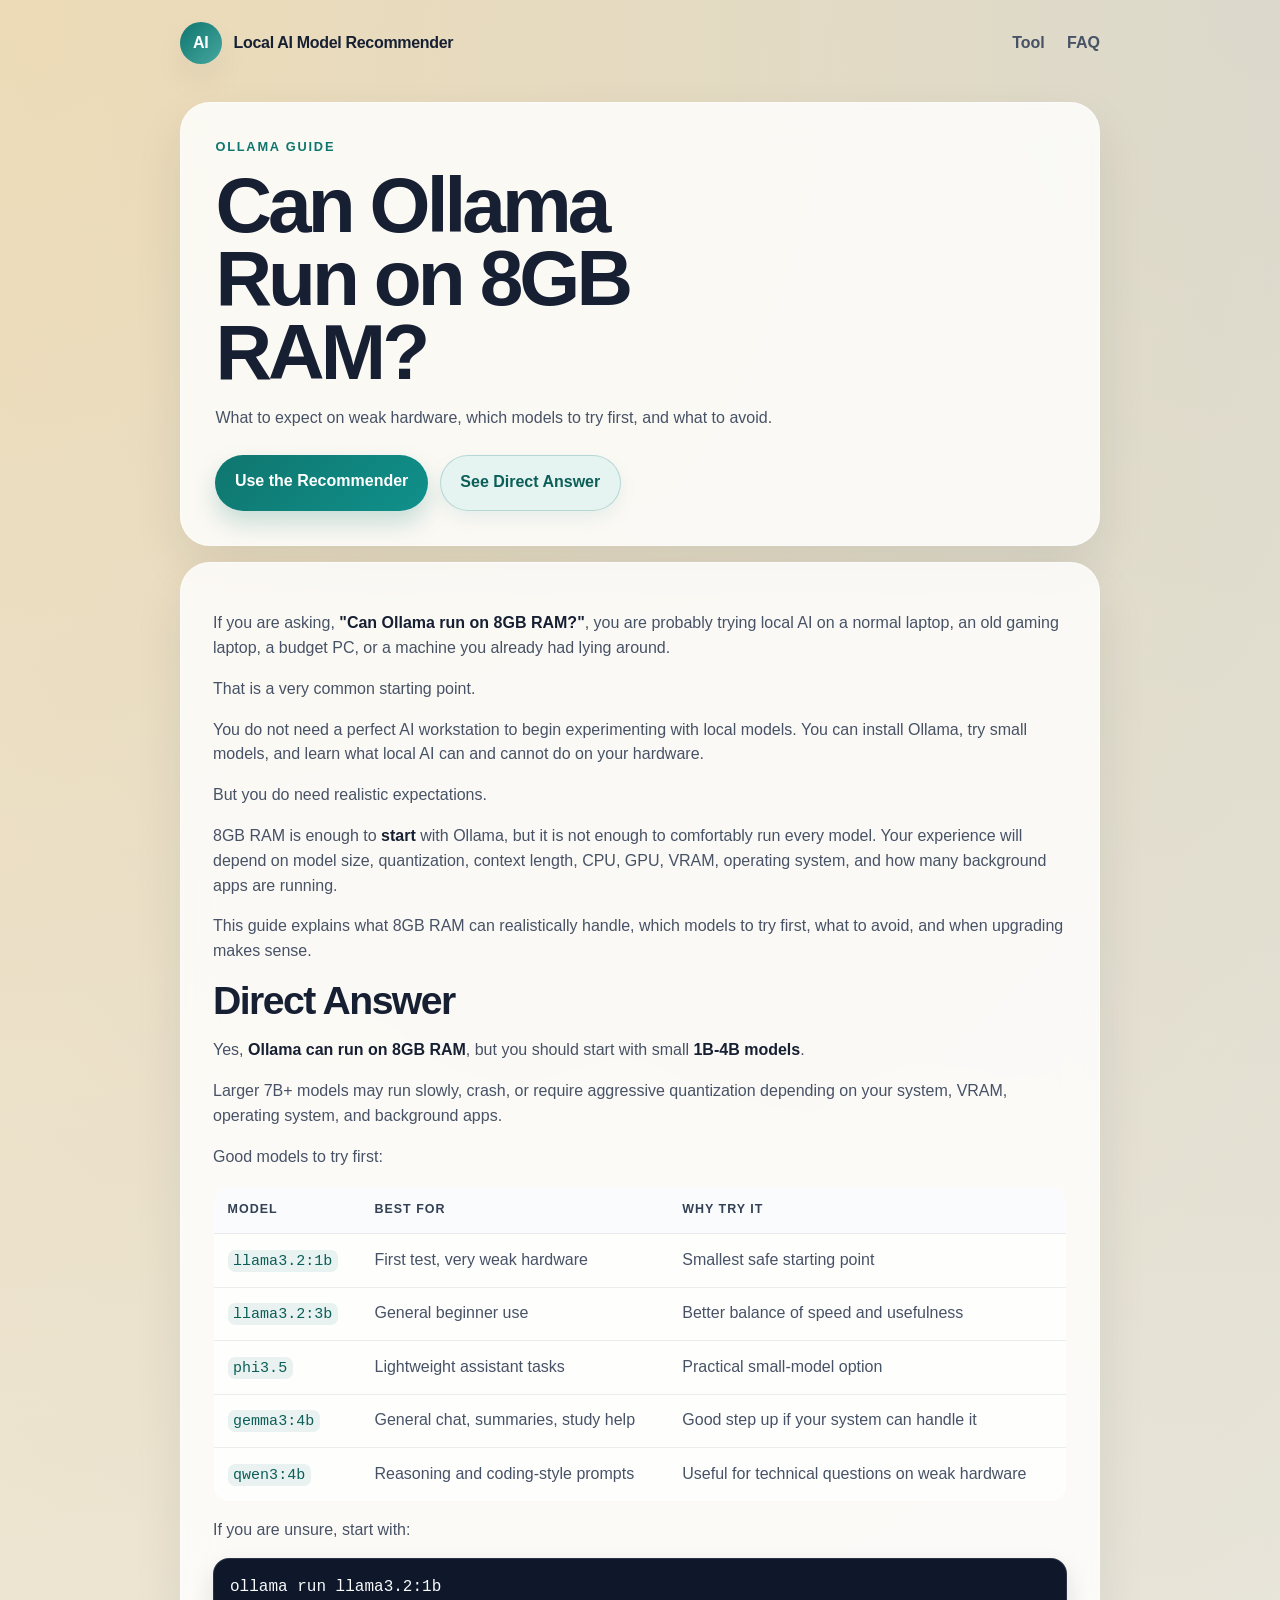
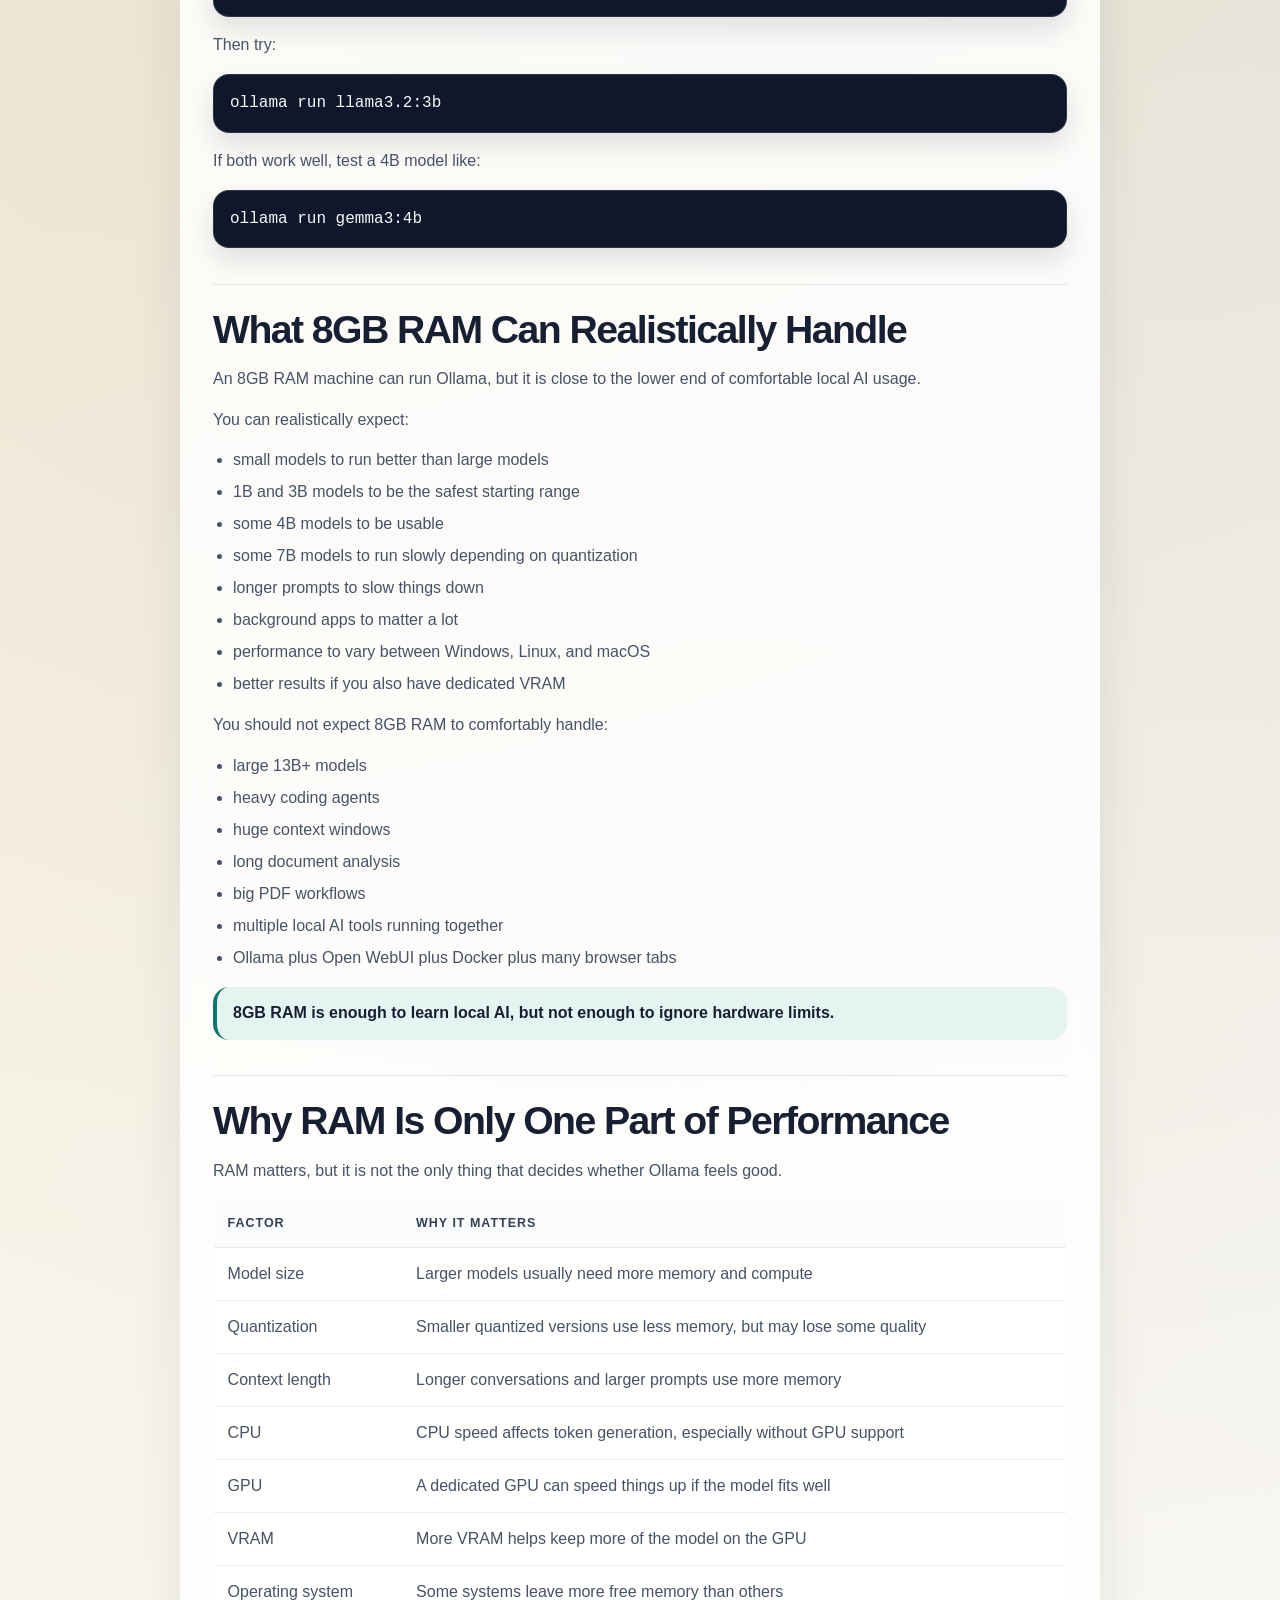
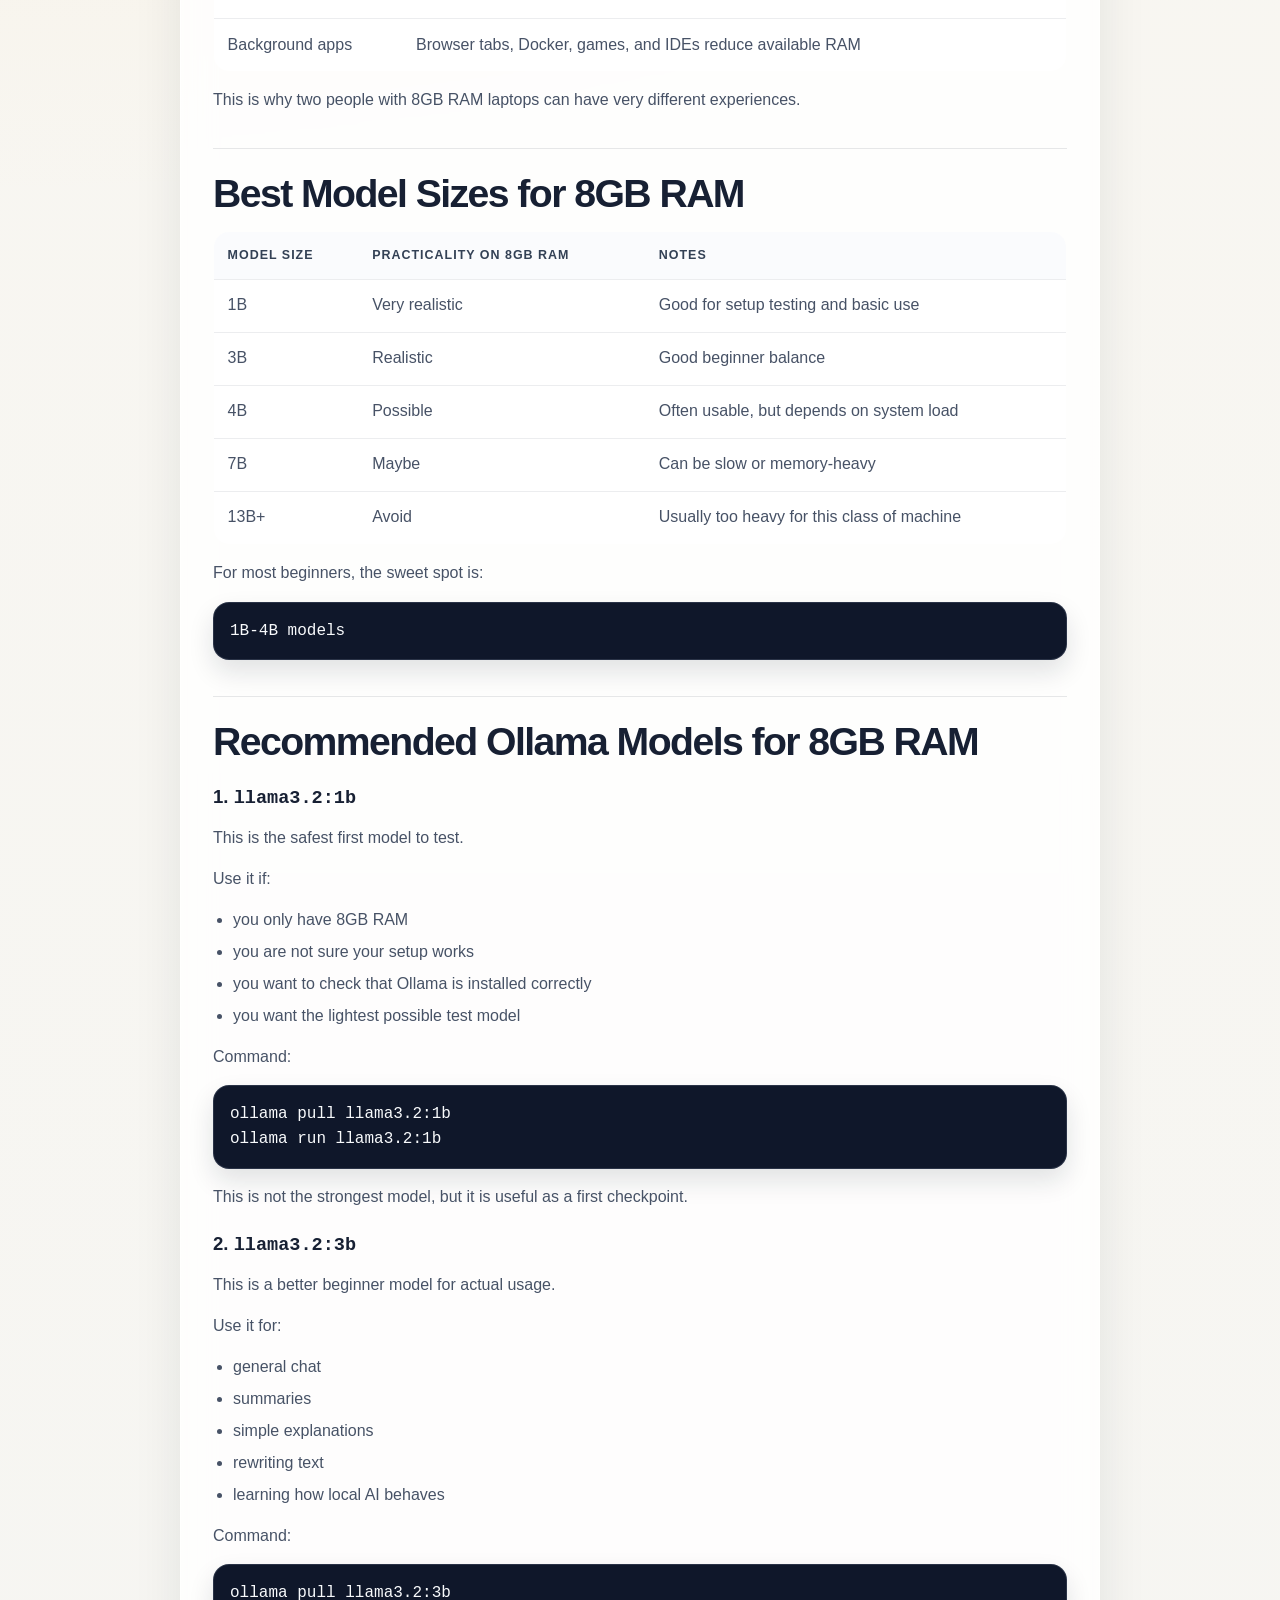
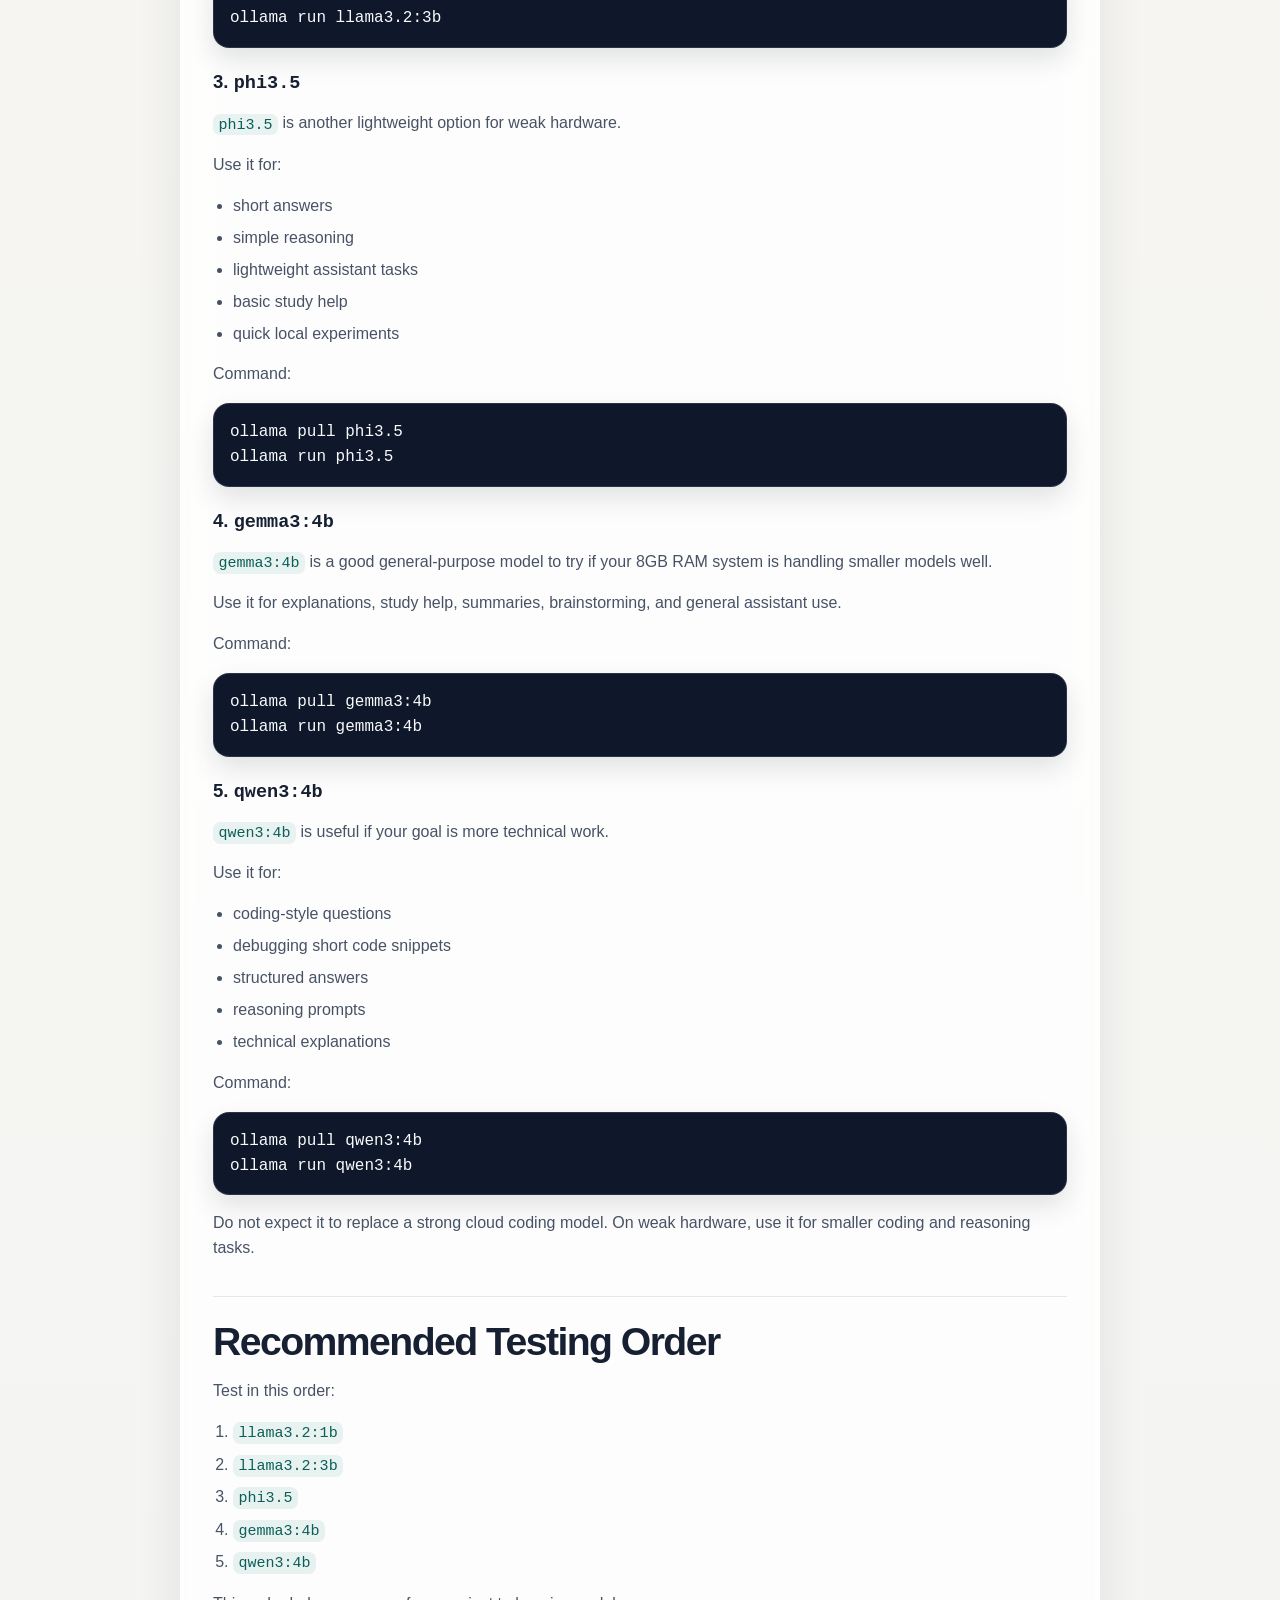
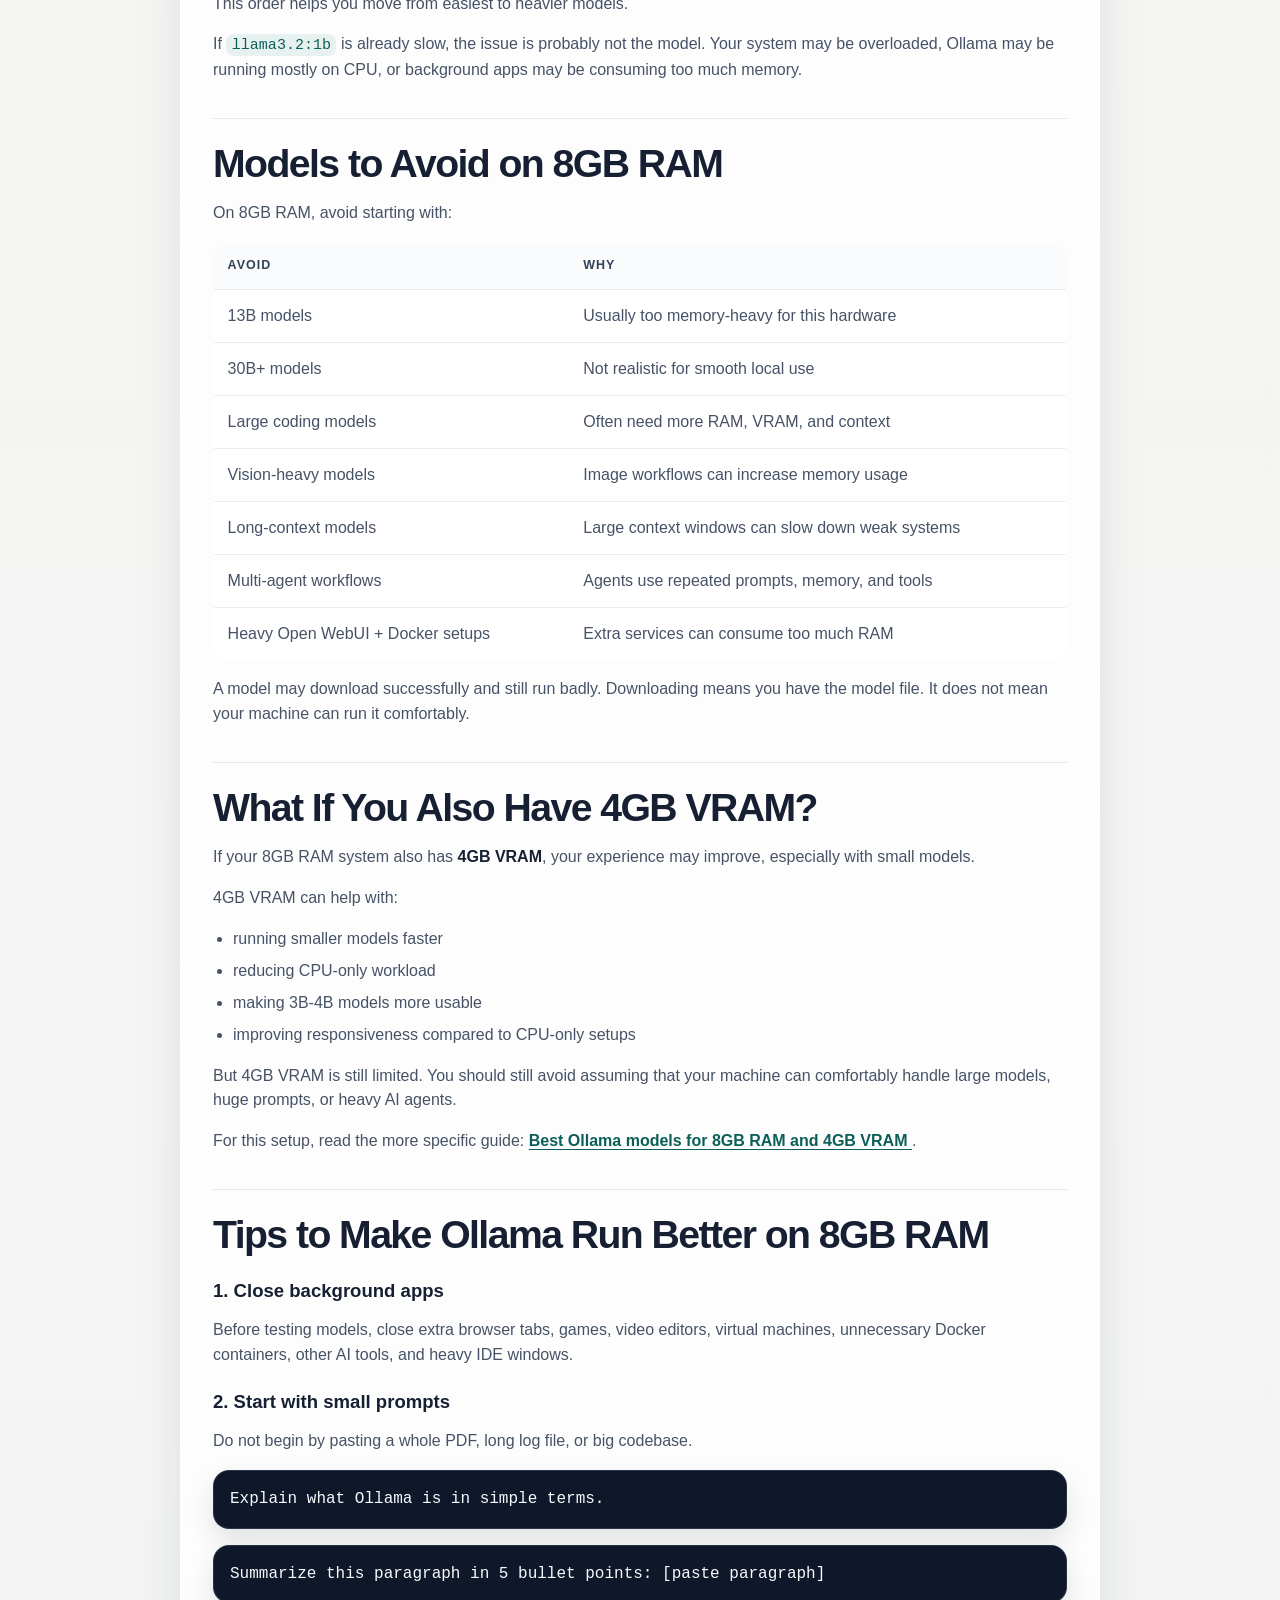
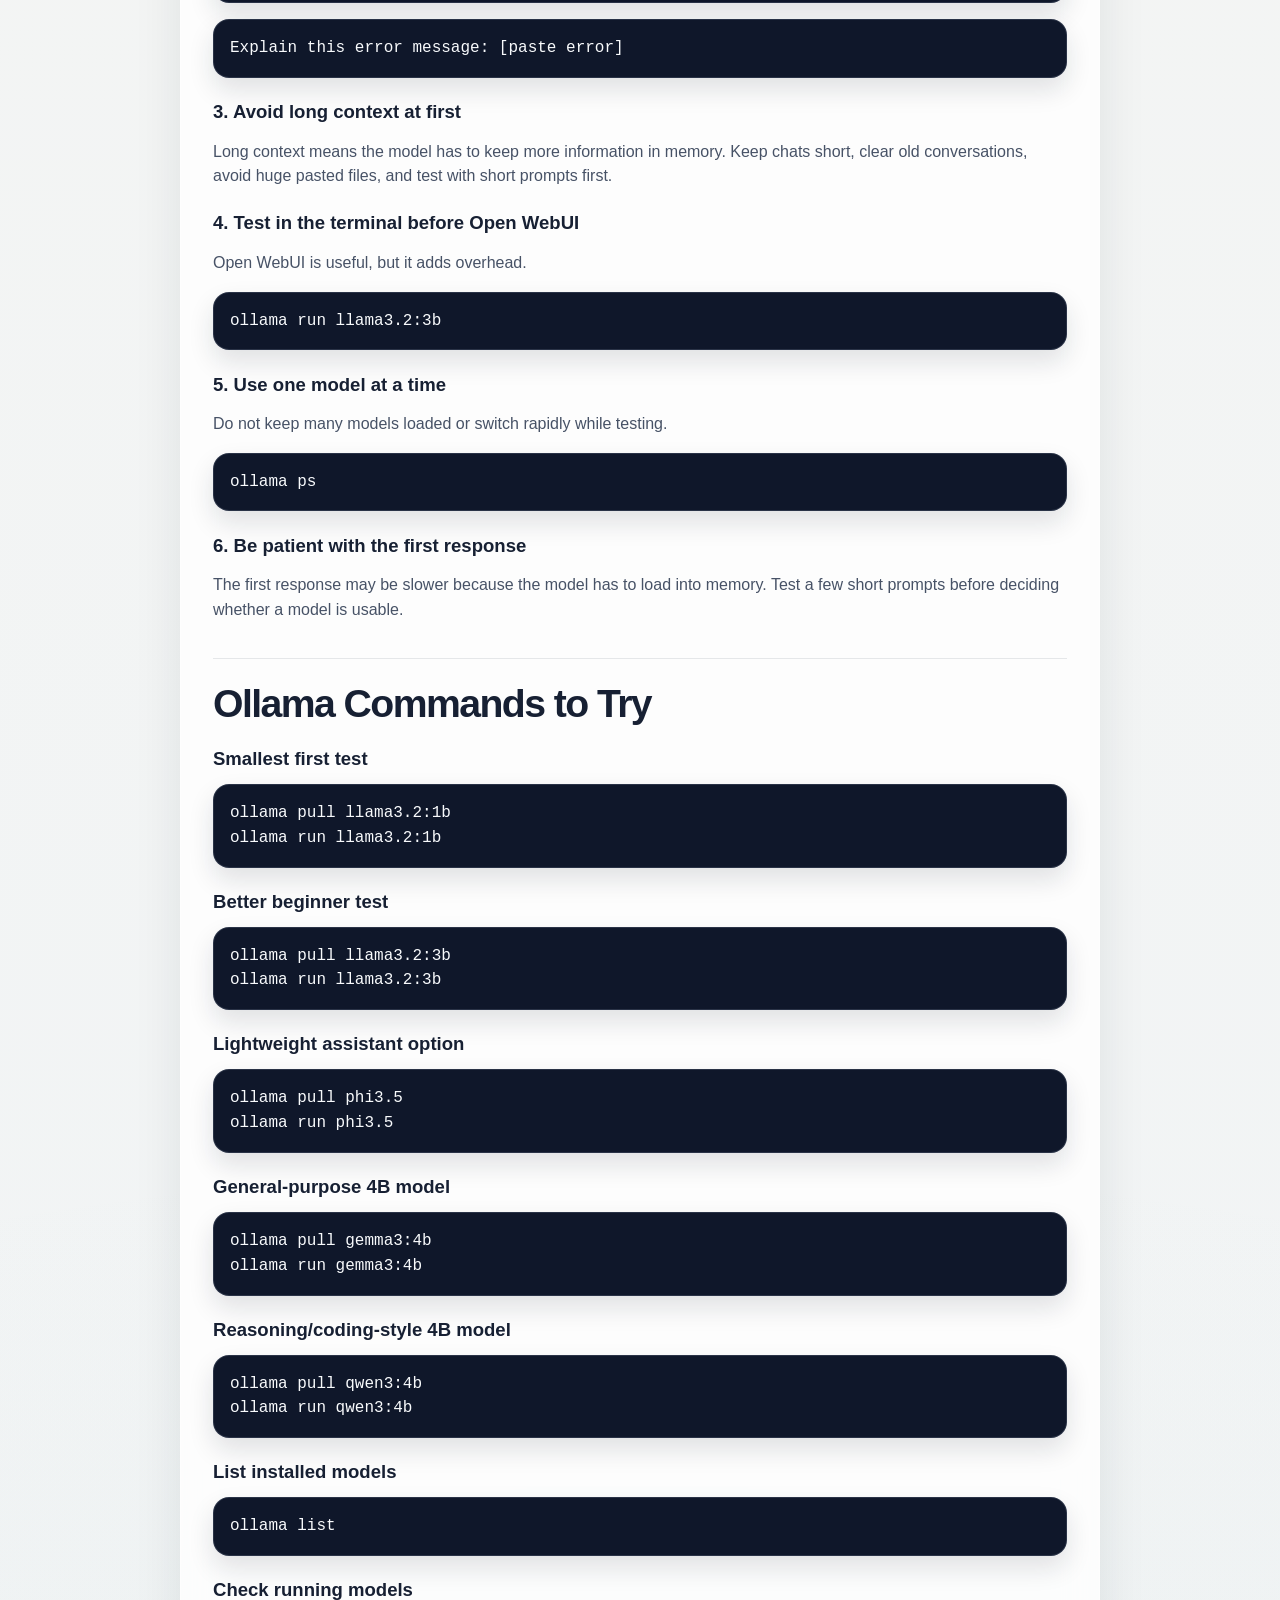
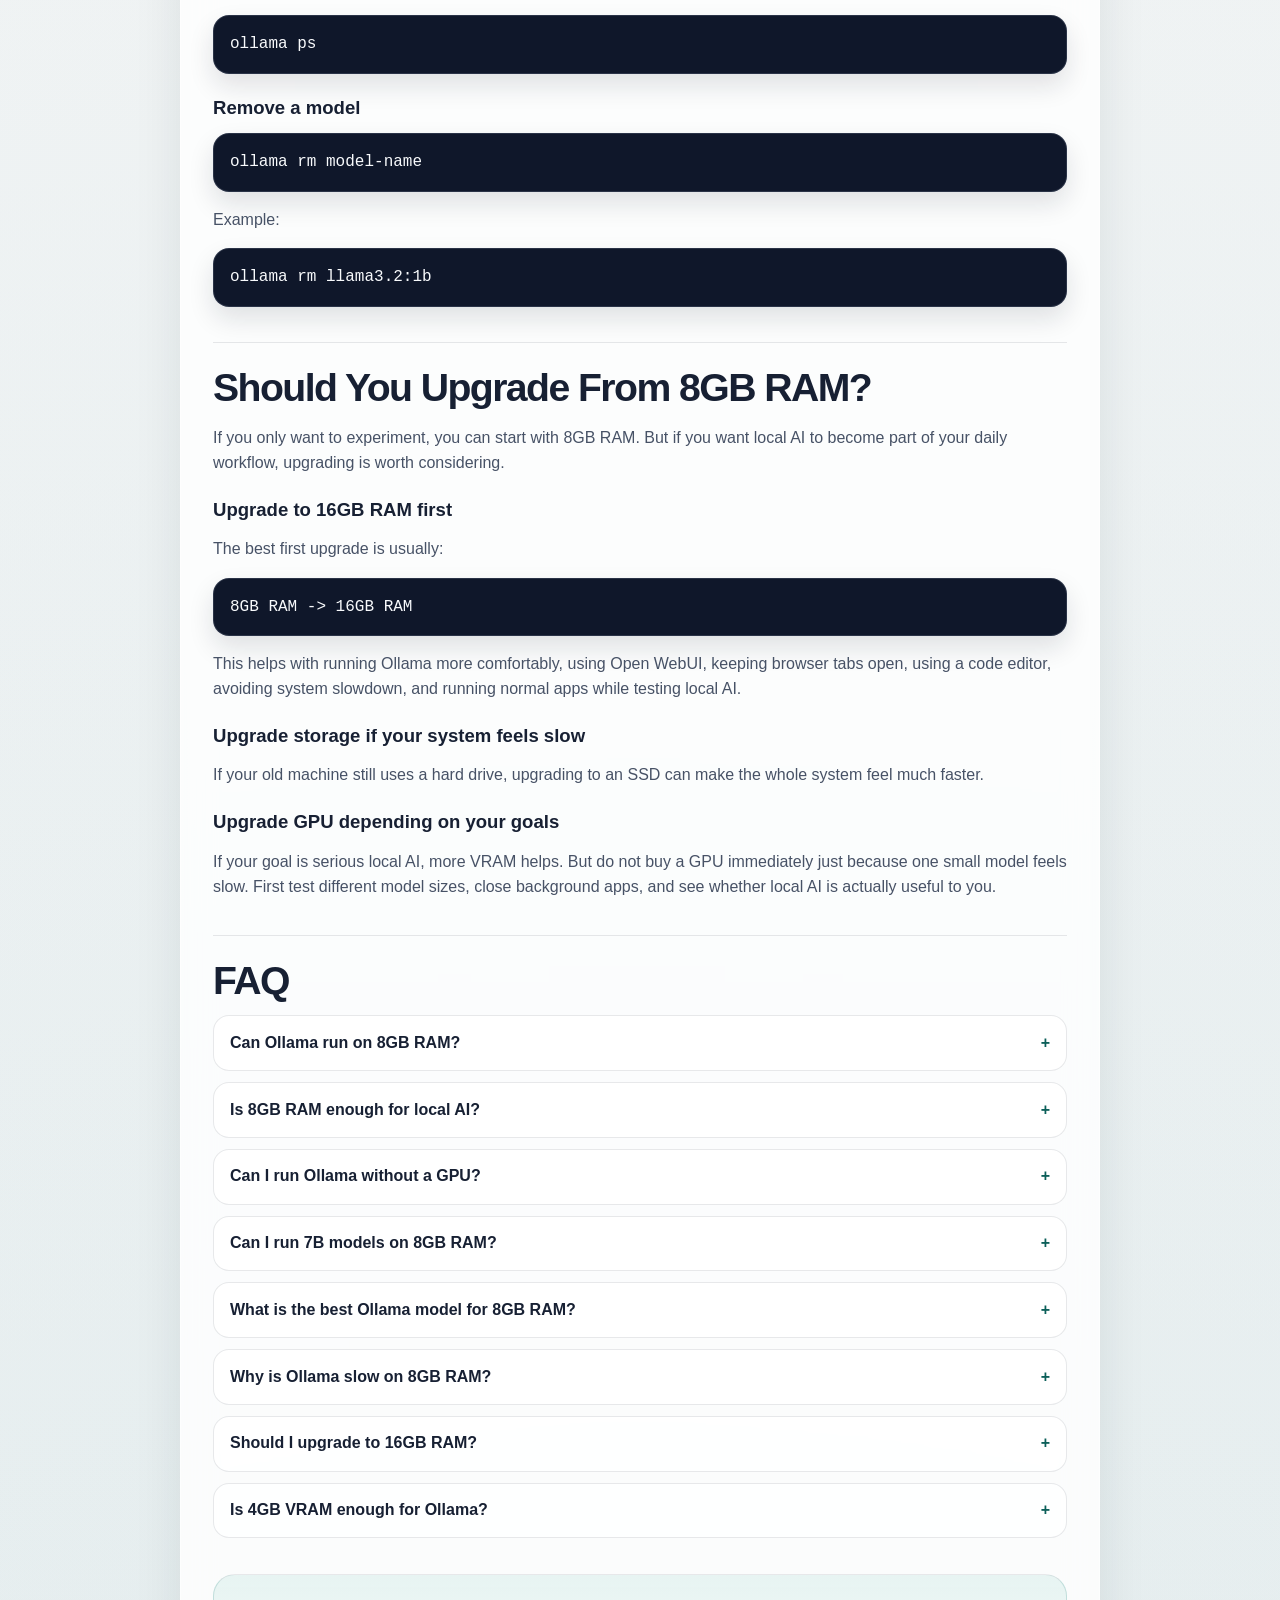
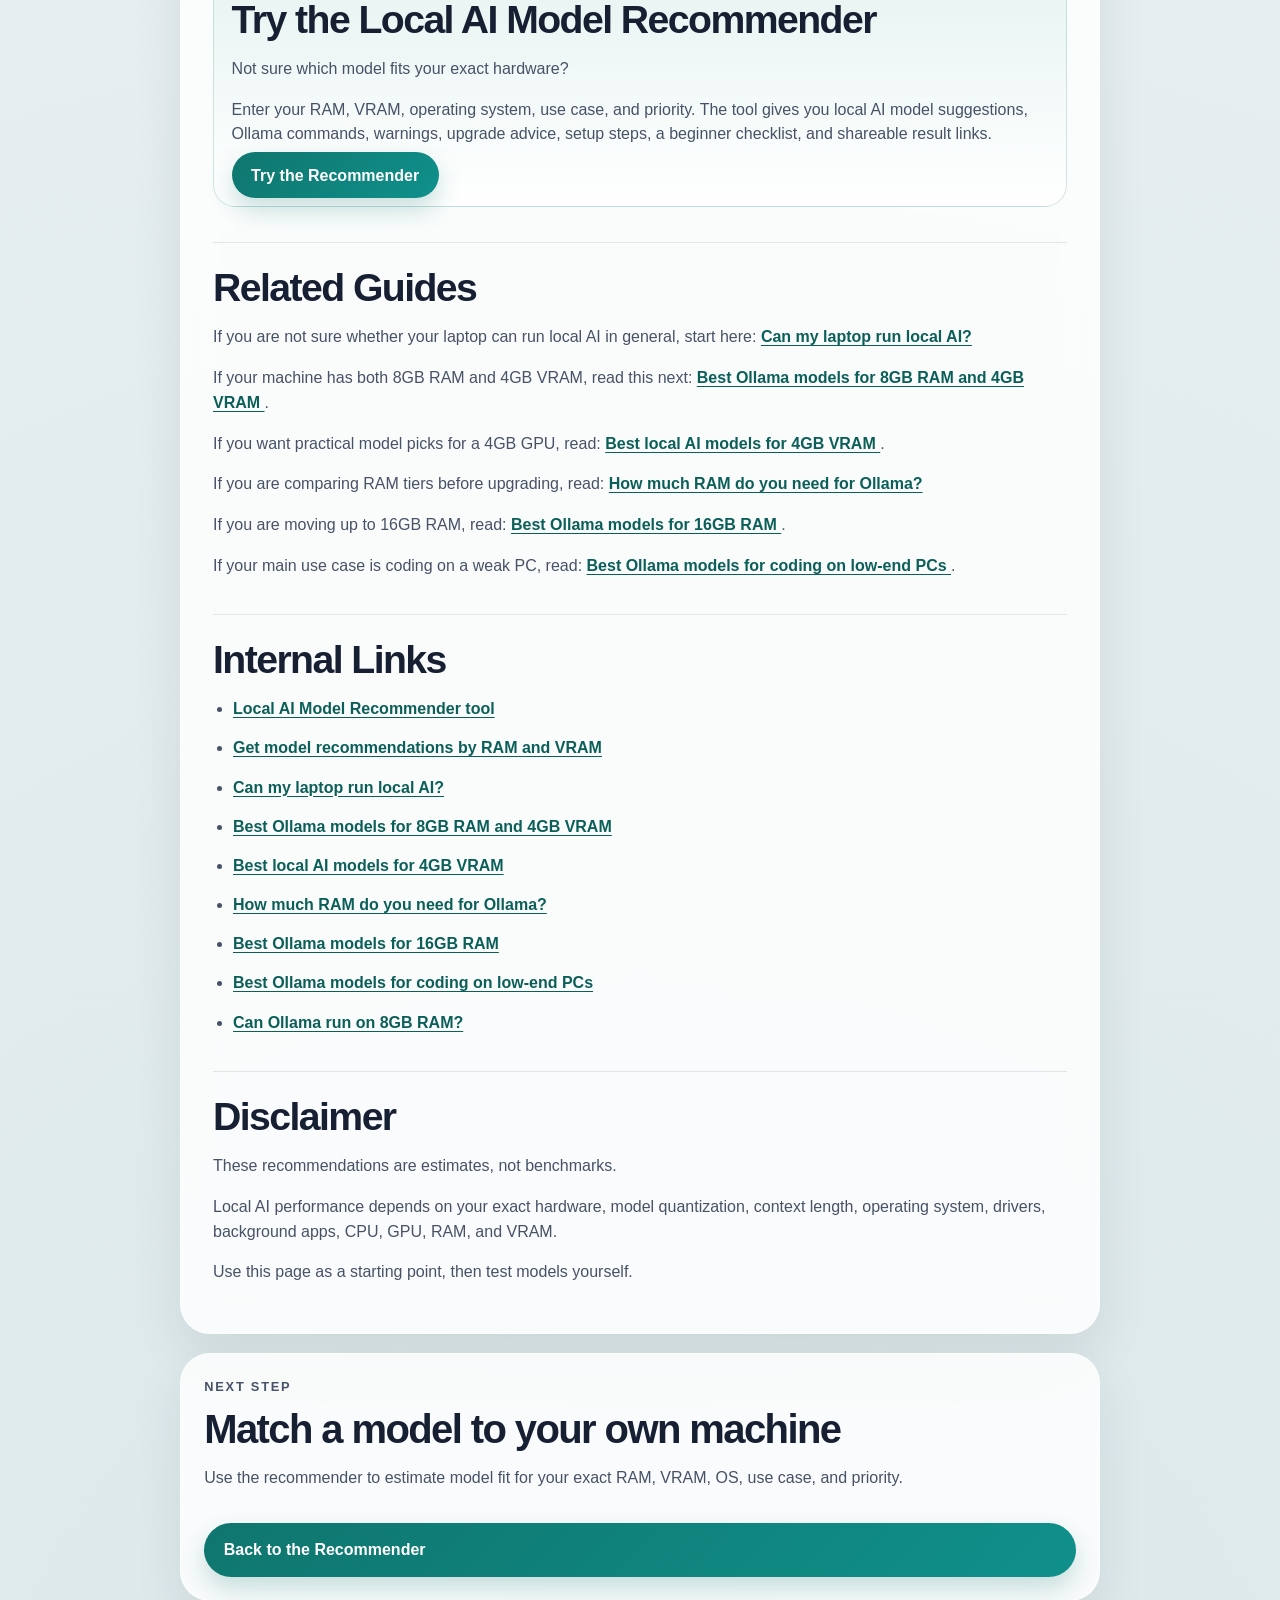
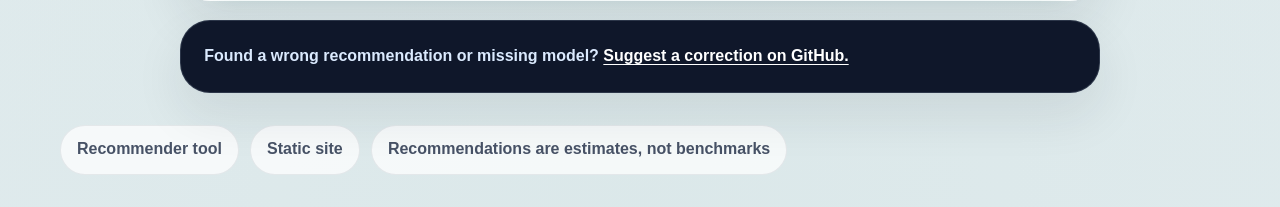
<file: can-ollama-run-on-8gb-ram.html>
<!DOCTYPE html>
<html lang="en">
  <head>
    <meta charset="UTF-8" />
    <meta name="viewport" content="width=device-width, initial-scale=1.0" />
    <title>Can Ollama Run on 8GB RAM? What to Expect on Weak Hardware</title>
    <meta
      name="description"
      content="Yes, Ollama can run on 8GB RAM, but model choice matters. Learn what works, what to avoid, and which local AI models to try first."
    />
    <link
      rel="canonical"
      href="https://meattacker.github.io/local-ai-model-recommender/can-ollama-run-on-8gb-ram.html"
    />
    <meta property="og:type" content="article" />
    <meta
      property="og:title"
      content="Can Ollama Run on 8GB RAM? What to Expect on Weak Hardware"
    />
    <meta
      property="og:description"
      content="Yes, Ollama can run on 8GB RAM, but model choice matters. Learn what works, what to avoid, and which local AI models to try first."
    />
    <meta
      property="og:url"
      content="https://meattacker.github.io/local-ai-model-recommender/can-ollama-run-on-8gb-ram.html"
    />
    <meta property="og:site_name" content="Local AI Model Recommender" />
    <link rel="stylesheet" href="./styles.css" />
    <script type="application/ld+json">
      {
        "@context": "https://schema.org",
        "@type": "Article",
        "headline": "Can Ollama Run on 8GB RAM? What to Expect on Weak Hardware",
        "description": "Yes, Ollama can run on 8GB RAM, but model choice matters. Learn what works, what to avoid, and which local AI models to try first.",
        "author": {
          "@type": "Organization",
          "name": "Local AI Model Recommender"
        },
        "publisher": {
          "@type": "Organization",
          "name": "Local AI Model Recommender"
        },
        "mainEntityOfPage": {
          "@type": "WebPage",
          "@id": "https://meattacker.github.io/local-ai-model-recommender/can-ollama-run-on-8gb-ram.html"
        },
        "datePublished": "2026-05-01",
        "dateModified": "2026-05-01"
      }
    </script>
    <script type="application/ld+json">
      {
        "@context": "https://schema.org",
        "@type": "FAQPage",
        "mainEntity": [
          {
            "@type": "Question",
            "name": "Can Ollama run on 8GB RAM?",
            "acceptedAnswer": {
              "@type": "Answer",
              "text": "Yes. Ollama can run on 8GB RAM, but you should start with small models such as llama3.2:1b, llama3.2:3b, phi3.5, gemma3:4b, or qwen3:4b."
            }
          },
          {
            "@type": "Question",
            "name": "Is 8GB RAM enough for local AI?",
            "acceptedAnswer": {
              "@type": "Answer",
              "text": "8GB RAM is enough to experiment with local AI, but it is not ideal for large models, long prompts, heavy coding agents, or multiple AI tools running at the same time."
            }
          },
          {
            "@type": "Question",
            "name": "Can I run Ollama without a GPU?",
            "acceptedAnswer": {
              "@type": "Answer",
              "text": "Yes, Ollama can run without a dedicated GPU, but CPU-only performance may be slower. Smaller models are better for CPU-only systems."
            }
          },
          {
            "@type": "Question",
            "name": "Can I run 7B models on 8GB RAM?",
            "acceptedAnswer": {
              "@type": "Answer",
              "text": "Sometimes, depending on quantization, operating system, VRAM, and background apps. But for beginners, 7B models can feel slow or unstable on 8GB RAM."
            }
          },
          {
            "@type": "Question",
            "name": "What is the best Ollama model for 8GB RAM?",
            "acceptedAnswer": {
              "@type": "Answer",
              "text": "There is no single best model for every machine. Good starting points include llama3.2:1b, llama3.2:3b, phi3.5, gemma3:4b, and qwen3:4b."
            }
          },
          {
            "@type": "Question",
            "name": "Why is Ollama slow on 8GB RAM?",
            "acceptedAnswer": {
              "@type": "Answer",
              "text": "Common reasons include a model that is too large, long context, too many background apps, limited VRAM, CPU-only inference, or the system swapping to disk."
            }
          },
          {
            "@type": "Question",
            "name": "Should I upgrade to 16GB RAM?",
            "acceptedAnswer": {
              "@type": "Answer",
              "text": "If you want to use local AI regularly, yes. Moving from 8GB RAM to 16GB RAM is usually one of the most useful first upgrades."
            }
          },
          {
            "@type": "Question",
            "name": "Is 4GB VRAM enough for Ollama?",
            "acceptedAnswer": {
              "@type": "Answer",
              "text": "4GB VRAM is enough to help with small models, but it is still limited. It is best for 1B-4B models rather than large models or heavy workflows."
            }
          }
        ]
      }
    </script>
  </head>
  <body>
    <div class="page-shell">
      <a class="skip-link" href="#main-content">Skip to main content</a>
      <header class="hero article-hero">
        <nav class="topbar" aria-label="Primary">
          <a class="brand" href="./index.html">
            <span class="brand-mark" aria-hidden="true">AI</span>
            <span>Local AI Model Recommender</span>
          </a>
          <div class="topbar-links">
            <a href="./index.html" class="ghost-link">Tool</a>
            <a href="#faq" class="ghost-link">FAQ</a>
          </div>
        </nav>

        <div class="hero-copy article-hero-copy">
          <p class="eyebrow">Ollama guide</p>
          <h1>Can Ollama Run on 8GB RAM?</h1>
          <p class="hero-text">
            What to expect on weak hardware, which models to try first, and
            what to avoid.
          </p>
          <div class="hero-actions">
            <a href="./index.html" class="button button-primary">Use the Recommender</a>
            <a href="#direct-answer" class="button button-secondary">See Direct Answer</a>
          </div>
        </div>
      </header>

      <main class="main-content article-main" id="main-content">
        <article class="card article-card">
          <p>
            If you are asking, <strong>"Can Ollama run on 8GB RAM?"</strong>,
            you are probably trying local AI on a normal laptop, an old gaming
            laptop, a budget PC, or a machine you already had lying around.
          </p>
          <p>That is a very common starting point.</p>
          <p>
            You do not need a perfect AI workstation to begin experimenting with
            local models. You can install Ollama, try small models, and learn
            what local AI can and cannot do on your hardware.
          </p>
          <p>But you do need realistic expectations.</p>
          <p>
            8GB RAM is enough to <strong>start</strong> with Ollama, but it is
            not enough to comfortably run every model. Your experience will
            depend on model size, quantization, context length, CPU, GPU, VRAM,
            operating system, and how many background apps are running.
          </p>
          <p>
            This guide explains what 8GB RAM can realistically handle, which
            models to try first, what to avoid, and when upgrading makes sense.
          </p>

          <section id="direct-answer">
            <h2>Direct Answer</h2>
            <p>
              Yes, <strong>Ollama can run on 8GB RAM</strong>, but you should
              start with small <strong>1B-4B models</strong>.
            </p>
            <p>
              Larger 7B+ models may run slowly, crash, or require aggressive
              quantization depending on your system, VRAM, operating system, and
              background apps.
            </p>
            <p>Good models to try first:</p>
            <div class="article-table-wrap">
              <table class="article-table">
                <thead>
                  <tr>
                    <th scope="col">Model</th>
                    <th scope="col">Best For</th>
                    <th scope="col">Why Try It</th>
                  </tr>
                </thead>
                <tbody>
                  <tr>
                    <td><code>llama3.2:1b</code></td>
                    <td>First test, very weak hardware</td>
                    <td>Smallest safe starting point</td>
                  </tr>
                  <tr>
                    <td><code>llama3.2:3b</code></td>
                    <td>General beginner use</td>
                    <td>Better balance of speed and usefulness</td>
                  </tr>
                  <tr>
                    <td><code>phi3.5</code></td>
                    <td>Lightweight assistant tasks</td>
                    <td>Practical small-model option</td>
                  </tr>
                  <tr>
                    <td><code>gemma3:4b</code></td>
                    <td>General chat, summaries, study help</td>
                    <td>Good step up if your system can handle it</td>
                  </tr>
                  <tr>
                    <td><code>qwen3:4b</code></td>
                    <td>Reasoning and coding-style prompts</td>
                    <td>Useful for technical questions on weak hardware</td>
                  </tr>
                </tbody>
              </table>
            </div>
            <p>If you are unsure, start with:</p>
            <pre><code>ollama run llama3.2:1b</code></pre>
            <p>Then try:</p>
            <pre><code>ollama run llama3.2:3b</code></pre>
            <p>If both work well, test a 4B model like:</p>
            <pre><code>ollama run gemma3:4b</code></pre>
          </section>

          <section>
            <h2>What 8GB RAM Can Realistically Handle</h2>
            <p>
              An 8GB RAM machine can run Ollama, but it is close to the lower
              end of comfortable local AI usage.
            </p>
            <p>You can realistically expect:</p>
            <ul>
              <li>small models to run better than large models</li>
              <li>1B and 3B models to be the safest starting range</li>
              <li>some 4B models to be usable</li>
              <li>some 7B models to run slowly depending on quantization</li>
              <li>longer prompts to slow things down</li>
              <li>background apps to matter a lot</li>
              <li>performance to vary between Windows, Linux, and macOS</li>
              <li>better results if you also have dedicated VRAM</li>
            </ul>
            <p>You should not expect 8GB RAM to comfortably handle:</p>
            <ul>
              <li>large 13B+ models</li>
              <li>heavy coding agents</li>
              <li>huge context windows</li>
              <li>long document analysis</li>
              <li>big PDF workflows</li>
              <li>multiple local AI tools running together</li>
              <li>Ollama plus Open WebUI plus Docker plus many browser tabs</li>
            </ul>
            <blockquote>
              <p>8GB RAM is enough to learn local AI, but not enough to ignore hardware limits.</p>
            </blockquote>
          </section>

          <section>
            <h2>Why RAM Is Only One Part of Performance</h2>
            <p>
              RAM matters, but it is not the only thing that decides whether
              Ollama feels good.
            </p>
            <div class="article-table-wrap">
              <table class="article-table">
                <thead>
                  <tr>
                    <th scope="col">Factor</th>
                    <th scope="col">Why It Matters</th>
                  </tr>
                </thead>
                <tbody>
                  <tr>
                    <td>Model size</td>
                    <td>Larger models usually need more memory and compute</td>
                  </tr>
                  <tr>
                    <td>Quantization</td>
                    <td>Smaller quantized versions use less memory, but may lose some quality</td>
                  </tr>
                  <tr>
                    <td>Context length</td>
                    <td>Longer conversations and larger prompts use more memory</td>
                  </tr>
                  <tr>
                    <td>CPU</td>
                    <td>CPU speed affects token generation, especially without GPU support</td>
                  </tr>
                  <tr>
                    <td>GPU</td>
                    <td>A dedicated GPU can speed things up if the model fits well</td>
                  </tr>
                  <tr>
                    <td>VRAM</td>
                    <td>More VRAM helps keep more of the model on the GPU</td>
                  </tr>
                  <tr>
                    <td>Operating system</td>
                    <td>Some systems leave more free memory than others</td>
                  </tr>
                  <tr>
                    <td>Background apps</td>
                    <td>Browser tabs, Docker, games, and IDEs reduce available RAM</td>
                  </tr>
                </tbody>
              </table>
            </div>
            <p>
              This is why two people with 8GB RAM laptops can have very
              different experiences.
            </p>
          </section>

          <section>
            <h2>Best Model Sizes for 8GB RAM</h2>
            <div class="article-table-wrap">
              <table class="article-table">
                <thead>
                  <tr>
                    <th scope="col">Model Size</th>
                    <th scope="col">Practicality on 8GB RAM</th>
                    <th scope="col">Notes</th>
                  </tr>
                </thead>
                <tbody>
                  <tr>
                    <td>1B</td>
                    <td>Very realistic</td>
                    <td>Good for setup testing and basic use</td>
                  </tr>
                  <tr>
                    <td>3B</td>
                    <td>Realistic</td>
                    <td>Good beginner balance</td>
                  </tr>
                  <tr>
                    <td>4B</td>
                    <td>Possible</td>
                    <td>Often usable, but depends on system load</td>
                  </tr>
                  <tr>
                    <td>7B</td>
                    <td>Maybe</td>
                    <td>Can be slow or memory-heavy</td>
                  </tr>
                  <tr>
                    <td>13B+</td>
                    <td>Avoid</td>
                    <td>Usually too heavy for this class of machine</td>
                  </tr>
                </tbody>
              </table>
            </div>
            <p>For most beginners, the sweet spot is:</p>
            <pre><code>1B-4B models</code></pre>
          </section>

          <section>
            <h2>Recommended Ollama Models for 8GB RAM</h2>
            <h3>1. <code>llama3.2:1b</code></h3>
            <p>This is the safest first model to test.</p>
            <p>Use it if:</p>
            <ul>
              <li>you only have 8GB RAM</li>
              <li>you are not sure your setup works</li>
              <li>you want to check that Ollama is installed correctly</li>
              <li>you want the lightest possible test model</li>
            </ul>
            <p>Command:</p>
            <pre><code>ollama pull llama3.2:1b
ollama run llama3.2:1b</code></pre>
            <p>This is not the strongest model, but it is useful as a first checkpoint.</p>

            <h3>2. <code>llama3.2:3b</code></h3>
            <p>This is a better beginner model for actual usage.</p>
            <p>Use it for:</p>
            <ul>
              <li>general chat</li>
              <li>summaries</li>
              <li>simple explanations</li>
              <li>rewriting text</li>
              <li>learning how local AI behaves</li>
            </ul>
            <p>Command:</p>
            <pre><code>ollama pull llama3.2:3b
ollama run llama3.2:3b</code></pre>

            <h3>3. <code>phi3.5</code></h3>
            <p><code>phi3.5</code> is another lightweight option for weak hardware.</p>
            <p>Use it for:</p>
            <ul>
              <li>short answers</li>
              <li>simple reasoning</li>
              <li>lightweight assistant tasks</li>
              <li>basic study help</li>
              <li>quick local experiments</li>
            </ul>
            <p>Command:</p>
            <pre><code>ollama pull phi3.5
ollama run phi3.5</code></pre>

            <h3>4. <code>gemma3:4b</code></h3>
            <p>
              <code>gemma3:4b</code> is a good general-purpose model to try if
              your 8GB RAM system is handling smaller models well.
            </p>
            <p>Use it for explanations, study help, summaries, brainstorming, and general assistant use.</p>
            <p>Command:</p>
            <pre><code>ollama pull gemma3:4b
ollama run gemma3:4b</code></pre>

            <h3>5. <code>qwen3:4b</code></h3>
            <p><code>qwen3:4b</code> is useful if your goal is more technical work.</p>
            <p>Use it for:</p>
            <ul>
              <li>coding-style questions</li>
              <li>debugging short code snippets</li>
              <li>structured answers</li>
              <li>reasoning prompts</li>
              <li>technical explanations</li>
            </ul>
            <p>Command:</p>
            <pre><code>ollama pull qwen3:4b
ollama run qwen3:4b</code></pre>
            <p>
              Do not expect it to replace a strong cloud coding model. On weak
              hardware, use it for smaller coding and reasoning tasks.
            </p>
          </section>

          <section>
            <h2>Recommended Testing Order</h2>
            <p>Test in this order:</p>
            <ol>
              <li><code>llama3.2:1b</code></li>
              <li><code>llama3.2:3b</code></li>
              <li><code>phi3.5</code></li>
              <li><code>gemma3:4b</code></li>
              <li><code>qwen3:4b</code></li>
            </ol>
            <p>This order helps you move from easiest to heavier models.</p>
            <p>
              If <code>llama3.2:1b</code> is already slow, the issue is
              probably not the model. Your system may be overloaded, Ollama may
              be running mostly on CPU, or background apps may be consuming too
              much memory.
            </p>
          </section>

          <section>
            <h2>Models to Avoid on 8GB RAM</h2>
            <p>On 8GB RAM, avoid starting with:</p>
            <div class="article-table-wrap">
              <table class="article-table">
                <thead>
                  <tr>
                    <th scope="col">Avoid</th>
                    <th scope="col">Why</th>
                  </tr>
                </thead>
                <tbody>
                  <tr>
                    <td>13B models</td>
                    <td>Usually too memory-heavy for this hardware</td>
                  </tr>
                  <tr>
                    <td>30B+ models</td>
                    <td>Not realistic for smooth local use</td>
                  </tr>
                  <tr>
                    <td>Large coding models</td>
                    <td>Often need more RAM, VRAM, and context</td>
                  </tr>
                  <tr>
                    <td>Vision-heavy models</td>
                    <td>Image workflows can increase memory usage</td>
                  </tr>
                  <tr>
                    <td>Long-context models</td>
                    <td>Large context windows can slow down weak systems</td>
                  </tr>
                  <tr>
                    <td>Multi-agent workflows</td>
                    <td>Agents use repeated prompts, memory, and tools</td>
                  </tr>
                  <tr>
                    <td>Heavy Open WebUI + Docker setups</td>
                    <td>Extra services can consume too much RAM</td>
                  </tr>
                </tbody>
              </table>
            </div>
            <p>
              A model may download successfully and still run badly. Downloading
              means you have the model file. It does not mean your machine can
              run it comfortably.
            </p>
          </section>

          <section>
            <h2>What If You Also Have 4GB VRAM?</h2>
            <p>
              If your 8GB RAM system also has <strong>4GB VRAM</strong>, your
              experience may improve, especially with small models.
            </p>
            <p>4GB VRAM can help with:</p>
            <ul>
              <li>running smaller models faster</li>
              <li>reducing CPU-only workload</li>
              <li>making 3B-4B models more usable</li>
              <li>improving responsiveness compared to CPU-only setups</li>
            </ul>
            <p>
              But 4GB VRAM is still limited. You should still avoid assuming
              that your machine can comfortably handle large models, huge
              prompts, or heavy AI agents.
            </p>
            <p>
              For this setup, read the more specific guide:
              <a href="./best-ollama-models-8gb-ram-4gb-vram.html">
                Best Ollama models for 8GB RAM and 4GB VRAM
              </a>.
            </p>
          </section>

          <section>
            <h2>Tips to Make Ollama Run Better on 8GB RAM</h2>
            <h3>1. Close background apps</h3>
            <p>Before testing models, close extra browser tabs, games, video editors, virtual machines, unnecessary Docker containers, other AI tools, and heavy IDE windows.</p>

            <h3>2. Start with small prompts</h3>
            <p>Do not begin by pasting a whole PDF, long log file, or big codebase.</p>
            <pre><code>Explain what Ollama is in simple terms.</code></pre>
            <pre><code>Summarize this paragraph in 5 bullet points: [paste paragraph]</code></pre>
            <pre><code>Explain this error message: [paste error]</code></pre>

            <h3>3. Avoid long context at first</h3>
            <p>
              Long context means the model has to keep more information in
              memory. Keep chats short, clear old conversations, avoid huge
              pasted files, and test with short prompts first.
            </p>

            <h3>4. Test in the terminal before Open WebUI</h3>
            <p>Open WebUI is useful, but it adds overhead.</p>
            <pre><code>ollama run llama3.2:3b</code></pre>

            <h3>5. Use one model at a time</h3>
            <p>Do not keep many models loaded or switch rapidly while testing.</p>
            <pre><code>ollama ps</code></pre>

            <h3>6. Be patient with the first response</h3>
            <p>
              The first response may be slower because the model has to load
              into memory. Test a few short prompts before deciding whether a
              model is usable.
            </p>
          </section>

          <section>
            <h2>Ollama Commands to Try</h2>
            <h3>Smallest first test</h3>
            <pre><code>ollama pull llama3.2:1b
ollama run llama3.2:1b</code></pre>
            <h3>Better beginner test</h3>
            <pre><code>ollama pull llama3.2:3b
ollama run llama3.2:3b</code></pre>
            <h3>Lightweight assistant option</h3>
            <pre><code>ollama pull phi3.5
ollama run phi3.5</code></pre>
            <h3>General-purpose 4B model</h3>
            <pre><code>ollama pull gemma3:4b
ollama run gemma3:4b</code></pre>
            <h3>Reasoning/coding-style 4B model</h3>
            <pre><code>ollama pull qwen3:4b
ollama run qwen3:4b</code></pre>
            <h3>List installed models</h3>
            <pre><code>ollama list</code></pre>
            <h3>Check running models</h3>
            <pre><code>ollama ps</code></pre>
            <h3>Remove a model</h3>
            <pre><code>ollama rm model-name</code></pre>
            <p>Example:</p>
            <pre><code>ollama rm llama3.2:1b</code></pre>
          </section>

          <section>
            <h2>Should You Upgrade From 8GB RAM?</h2>
            <p>
              If you only want to experiment, you can start with 8GB RAM. But if
              you want local AI to become part of your daily workflow, upgrading
              is worth considering.
            </p>
            <h3>Upgrade to 16GB RAM first</h3>
            <p>The best first upgrade is usually:</p>
            <pre><code>8GB RAM -> 16GB RAM</code></pre>
            <p>
              This helps with running Ollama more comfortably, using Open WebUI,
              keeping browser tabs open, using a code editor, avoiding system
              slowdown, and running normal apps while testing local AI.
            </p>
            <h3>Upgrade storage if your system feels slow</h3>
            <p>
              If your old machine still uses a hard drive, upgrading to an SSD
              can make the whole system feel much faster.
            </p>
            <h3>Upgrade GPU depending on your goals</h3>
            <p>
              If your goal is serious local AI, more VRAM helps. But do not buy
              a GPU immediately just because one small model feels slow. First
              test different model sizes, close background apps, and see whether
              local AI is actually useful to you.
            </p>
          </section>

          <section id="faq">
            <h2>FAQ</h2>
            <div class="faq-list">
              <details>
                <summary>Can Ollama run on 8GB RAM?</summary>
                <p>
                  Yes. Ollama can run on 8GB RAM, but you should start with
                  small models such as <code>llama3.2:1b</code>,
                  <code>llama3.2:3b</code>, <code>phi3.5</code>,
                  <code>gemma3:4b</code>, or <code>qwen3:4b</code>.
                </p>
              </details>
              <details>
                <summary>Is 8GB RAM enough for local AI?</summary>
                <p>
                  8GB RAM is enough to experiment with local AI, but it is not
                  ideal for large models, long prompts, heavy coding agents, or
                  multiple AI tools running at the same time.
                </p>
              </details>
              <details>
                <summary>Can I run Ollama without a GPU?</summary>
                <p>
                  Yes, Ollama can run without a dedicated GPU, but CPU-only
                  performance may be slower. Smaller models are better for
                  CPU-only systems.
                </p>
              </details>
              <details>
                <summary>Can I run 7B models on 8GB RAM?</summary>
                <p>
                  Sometimes, depending on quantization, operating system, VRAM,
                  and background apps. But for beginners, 7B models can feel
                  slow or unstable on 8GB RAM.
                </p>
              </details>
              <details>
                <summary>What is the best Ollama model for 8GB RAM?</summary>
                <p>
                  There is no single best model for every machine. Good starting
                  points include <code>llama3.2:1b</code>,
                  <code>llama3.2:3b</code>, <code>phi3.5</code>,
                  <code>gemma3:4b</code>, and <code>qwen3:4b</code>.
                </p>
              </details>
              <details>
                <summary>Why is Ollama slow on 8GB RAM?</summary>
                <p>
                  Common reasons include a model that is too large, long
                  context, too many background apps, limited VRAM, CPU-only
                  inference, or the system swapping to disk.
                </p>
              </details>
              <details>
                <summary>Should I upgrade to 16GB RAM?</summary>
                <p>
                  If you want to use local AI regularly, yes. Moving from 8GB
                  RAM to 16GB RAM is usually one of the most useful first
                  upgrades.
                </p>
              </details>
              <details>
                <summary>Is 4GB VRAM enough for Ollama?</summary>
                <p>
                  4GB VRAM is enough to help with small models, but it is still
                  limited. It is best for 1B-4B models rather than large models
                  or heavy workflows.
                </p>
              </details>
            </div>
          </section>

          <section class="article-cta">
            <h2>Try the Local AI Model Recommender</h2>
            <p>Not sure which model fits your exact hardware?</p>
            <p>
              Enter your RAM, VRAM, operating system, use case, and priority.
              The tool gives you local AI model suggestions, Ollama commands,
              warnings, upgrade advice, setup steps, a beginner checklist, and
              shareable result links.
            </p>
            <a
              class="button button-primary"
              href="https://meattacker.github.io/local-ai-model-recommender/"
            >
              Try the Recommender
            </a>
          </section>

          <section>
            <h2>Related Guides</h2>
            <p>
              If you are not sure whether your laptop can run local AI in
              general, start here:
              <a href="./can-my-laptop-run-local-ai.html">
                Can my laptop run local AI?
              </a>
            </p>
            <p>
              If your machine has both 8GB RAM and 4GB VRAM, read this next:
              <a href="./best-ollama-models-8gb-ram-4gb-vram.html">
                Best Ollama models for 8GB RAM and 4GB VRAM
              </a>.
            </p>
            <p>
              If you want practical model picks for a 4GB GPU, read:
              <a href="./best-local-ai-models-4gb-vram.html">
                Best local AI models for 4GB VRAM
              </a>.
            </p>
            <p>
              If you are comparing RAM tiers before upgrading, read:
              <a href="./how-much-ram-do-you-need-for-ollama.html">
                How much RAM do you need for Ollama?
              </a>
            </p>
            <p>
              If you are moving up to 16GB RAM, read:
              <a href="./best-ollama-models-16gb-ram.html">
                Best Ollama models for 16GB RAM
              </a>.
            </p>
            <p>
              If your main use case is coding on a weak PC, read:
              <a href="./best-ollama-models-for-coding-on-low-end-pcs.html">
                Best Ollama models for coding on low-end PCs
              </a>.
            </p>
          </section>

          <section>
            <h2>Internal Links</h2>
            <ul class="internal-links">
              <li><a href="./index.html">Local AI Model Recommender tool</a></li>
              <li><a href="./index.html#hardware-form">Get model recommendations by RAM and VRAM</a></li>
              <li><a href="./can-my-laptop-run-local-ai.html">Can my laptop run local AI?</a></li>
              <li><a href="./best-ollama-models-8gb-ram-4gb-vram.html">Best Ollama models for 8GB RAM and 4GB VRAM</a></li>
              <li><a href="./best-local-ai-models-4gb-vram.html">Best local AI models for 4GB VRAM</a></li>
              <li><a href="./how-much-ram-do-you-need-for-ollama.html">How much RAM do you need for Ollama?</a></li>
              <li><a href="./best-ollama-models-16gb-ram.html">Best Ollama models for 16GB RAM</a></li>
              <li><a href="./best-ollama-models-for-coding-on-low-end-pcs.html">Best Ollama models for coding on low-end PCs</a></li>
              <li><a href="#direct-answer">Can Ollama run on 8GB RAM?</a></li>
            </ul>
          </section>

          <section>
            <h2>Disclaimer</h2>
            <p>These recommendations are estimates, not benchmarks.</p>
            <p>
              Local AI performance depends on your exact hardware, model
              quantization, context length, operating system, drivers, background
              apps, CPU, GPU, RAM, and VRAM.
            </p>
            <p>Use this page as a starting point, then test models yourself.</p>
          </section>
        </article>

        <section class="card article-bottom-nav">
          <div class="section-heading">
            <p class="eyebrow">Next step</p>
            <h2>Match a model to your own machine</h2>
            <p>
              Use the recommender to estimate model fit for your exact RAM,
              VRAM, OS, use case, and priority.
            </p>
          </div>
          <a href="./index.html" class="button button-primary">Back to the Recommender</a>
        </section>

        <section class="card feedback-card" aria-label="Feedback">
          <p>
            Found a wrong recommendation or missing model?
            <a href="https://github.com/meattacker/local-ai-model-recommender/issues">
              Suggest a correction on GitHub.
            </a>
          </p>
        </section>
      </main>

      <footer class="site-footer">
        <a class="footer-pill" href="./index.html">Recommender tool</a>
        <div class="footer-pill">Static site</div>
        <div class="footer-pill">Recommendations are estimates, not benchmarks</div>
      </footer>
    </div>
    <!-- Cloudflare Web Analytics --><script defer src='https://static.cloudflareinsights.com/beacon.min.js' data-cf-beacon='{"token": "9627f5c90aa14c988069e39d1c63aba9"}'></script><!-- End Cloudflare Web Analytics -->
  </body>
</html>
</file>
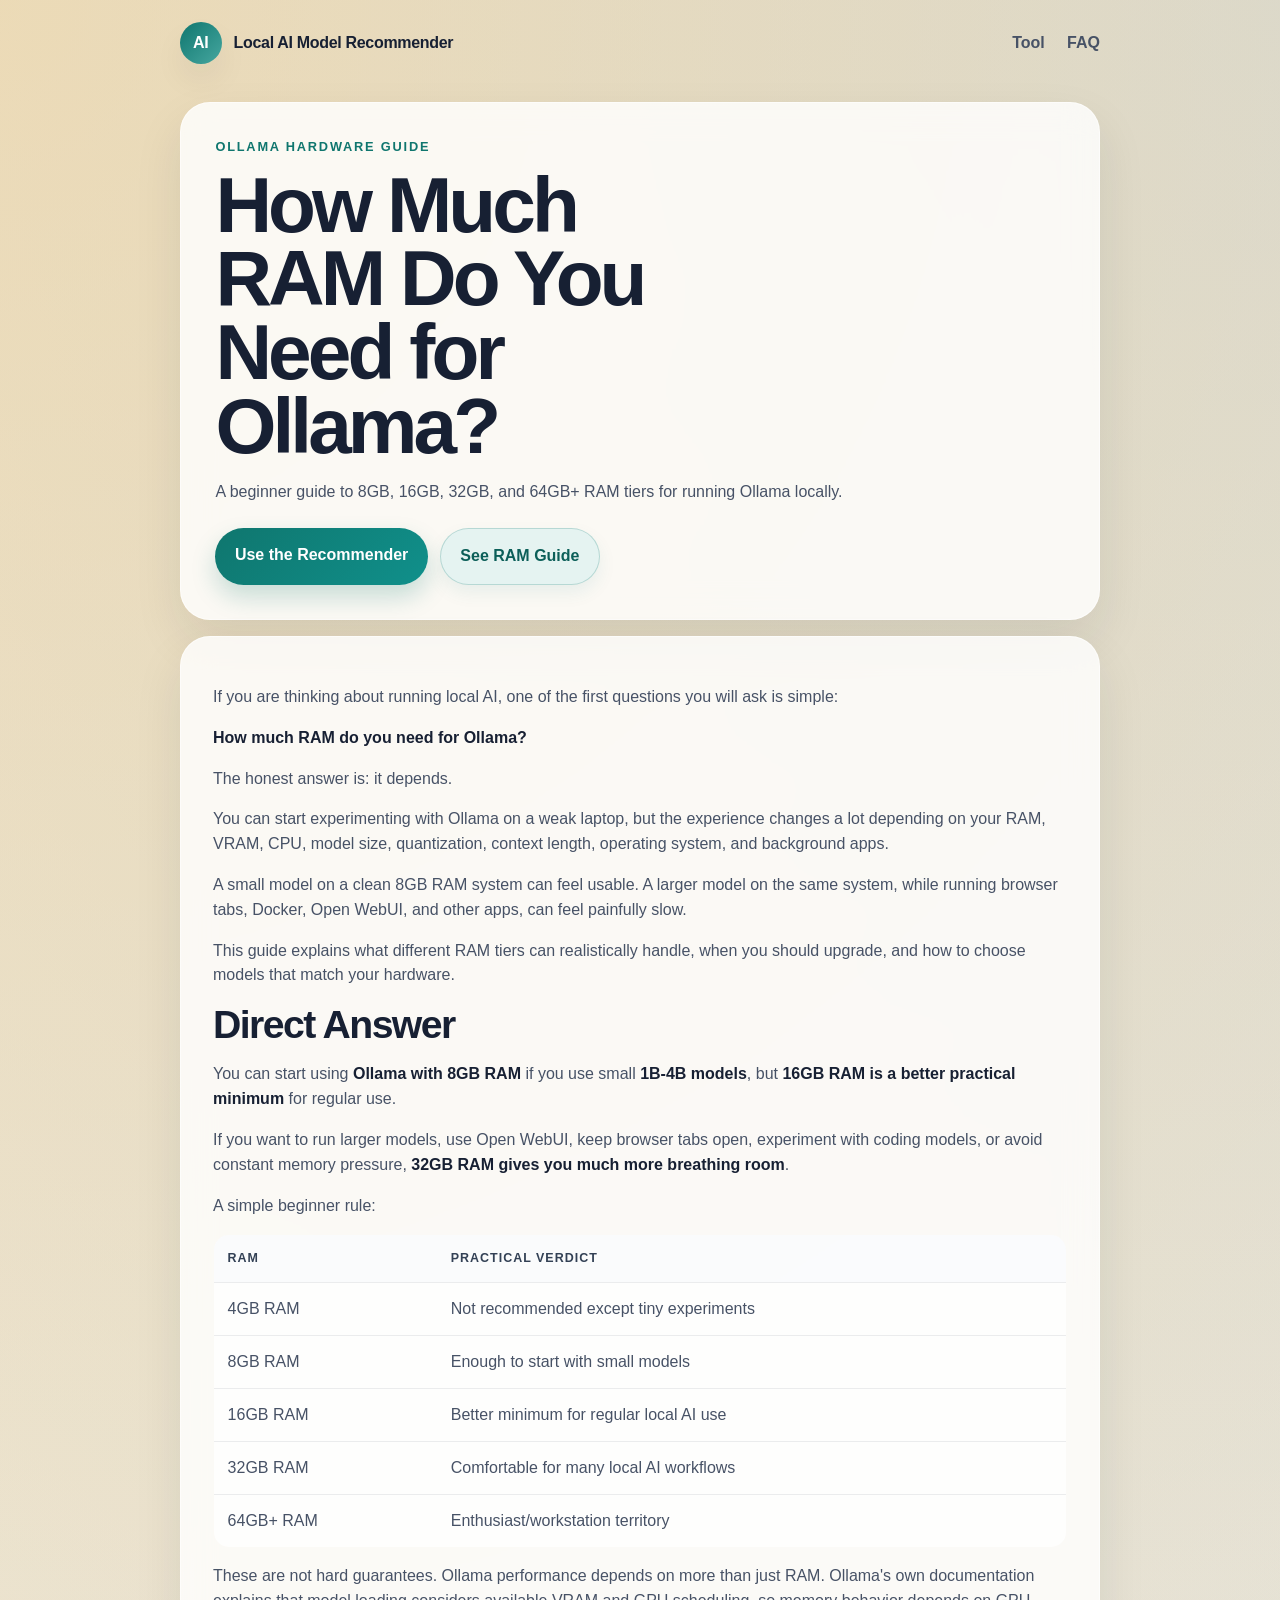
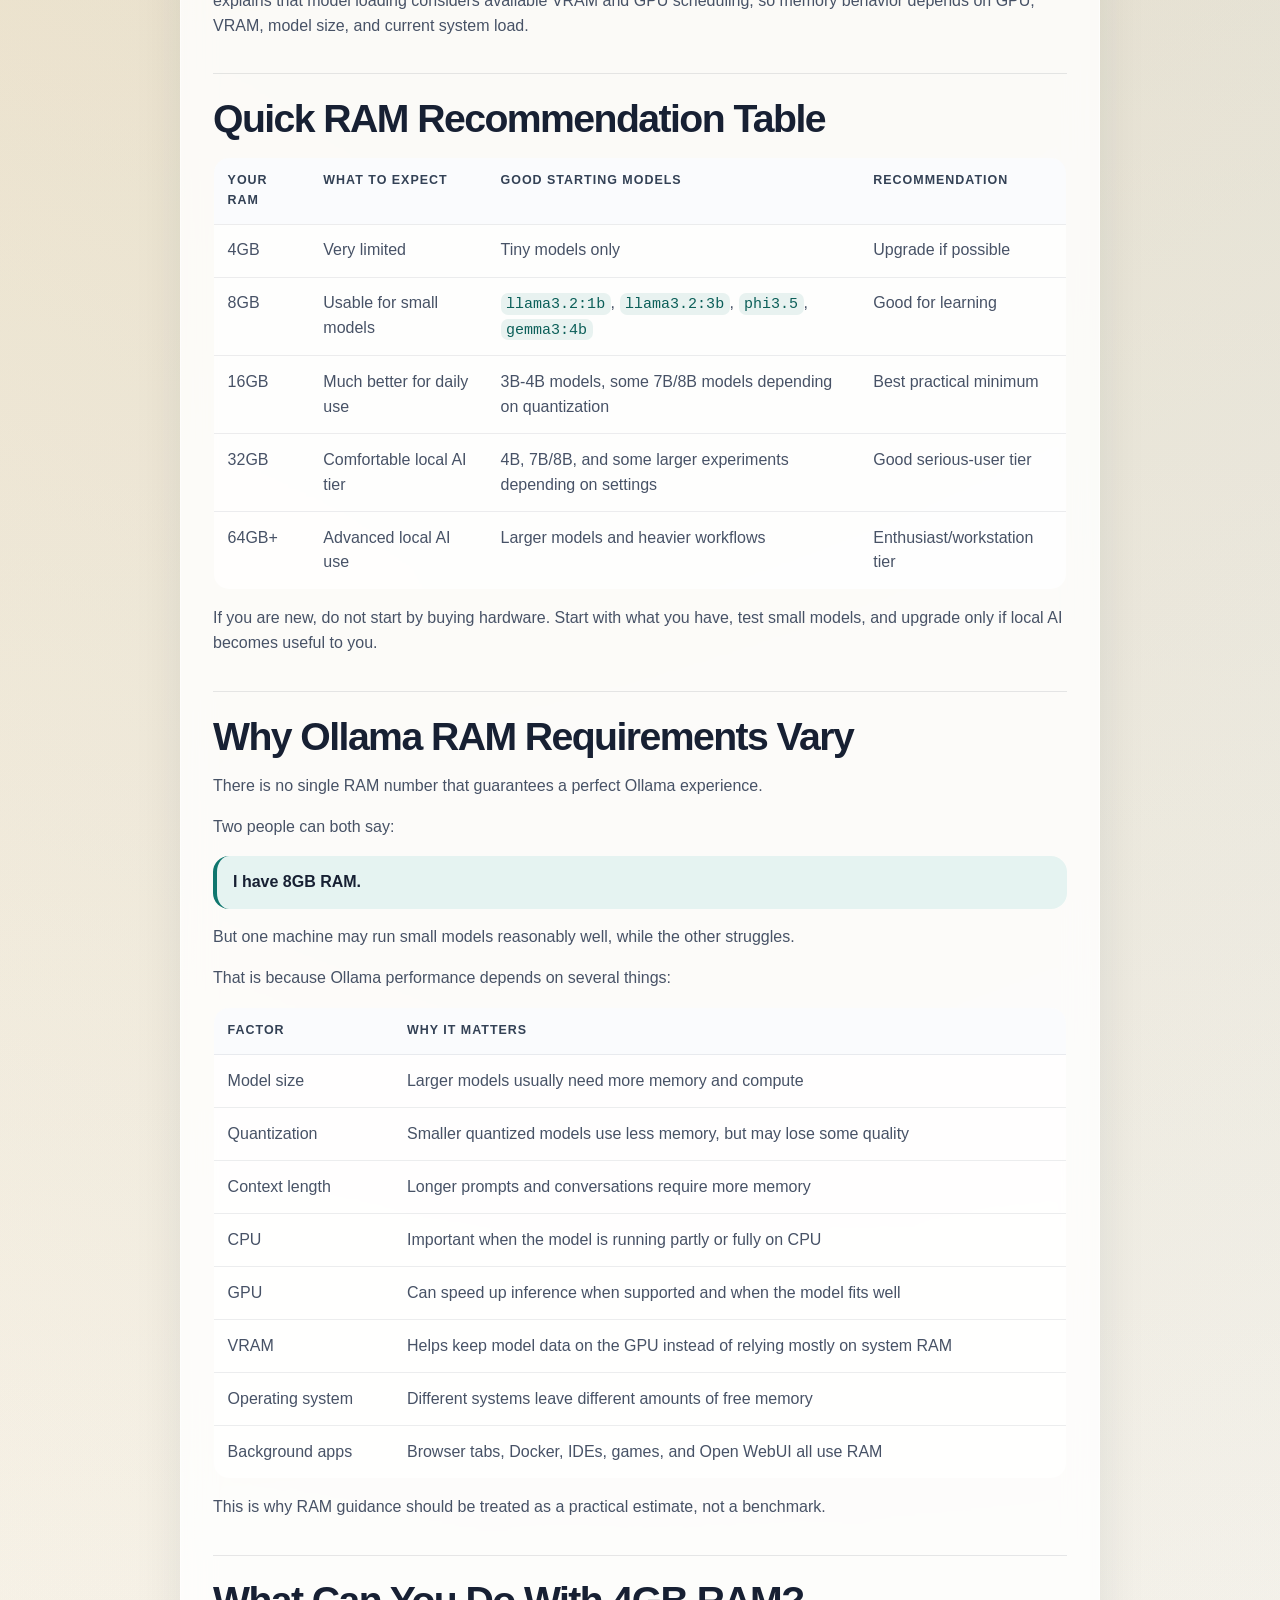
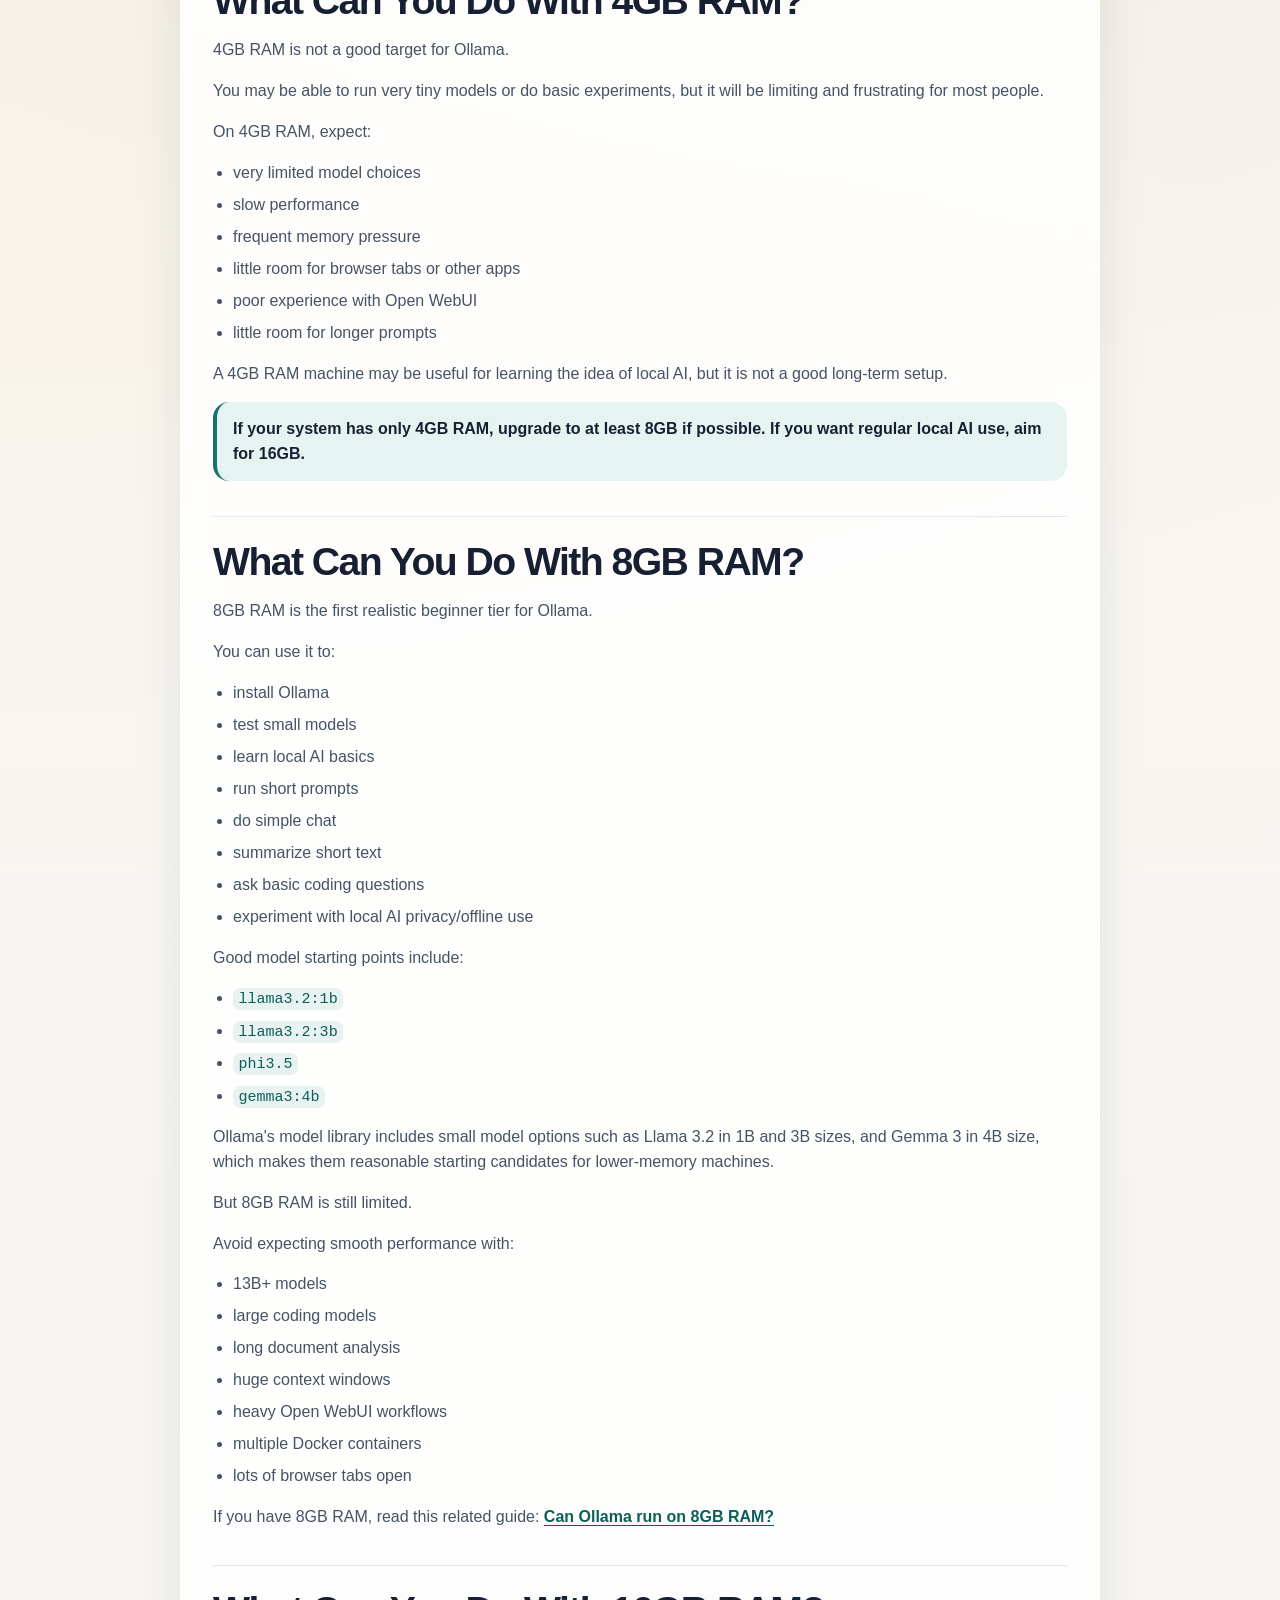
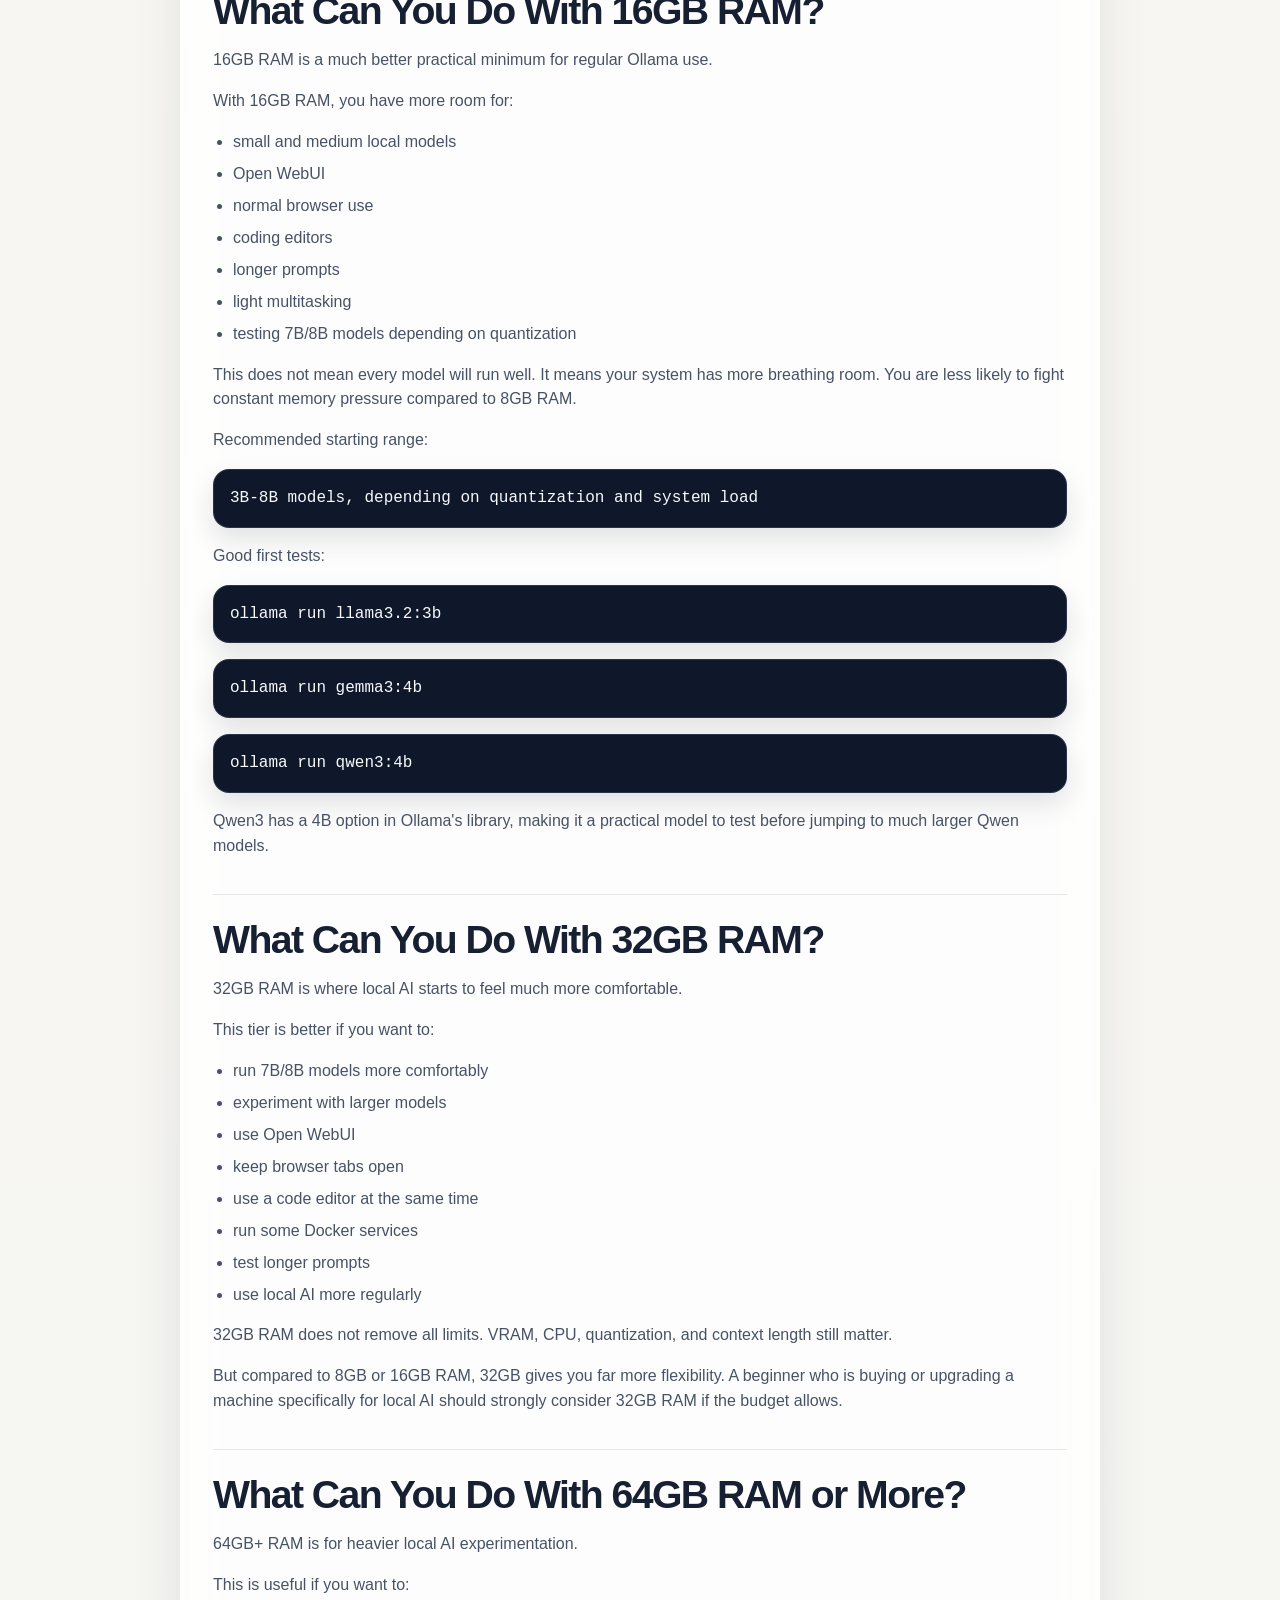
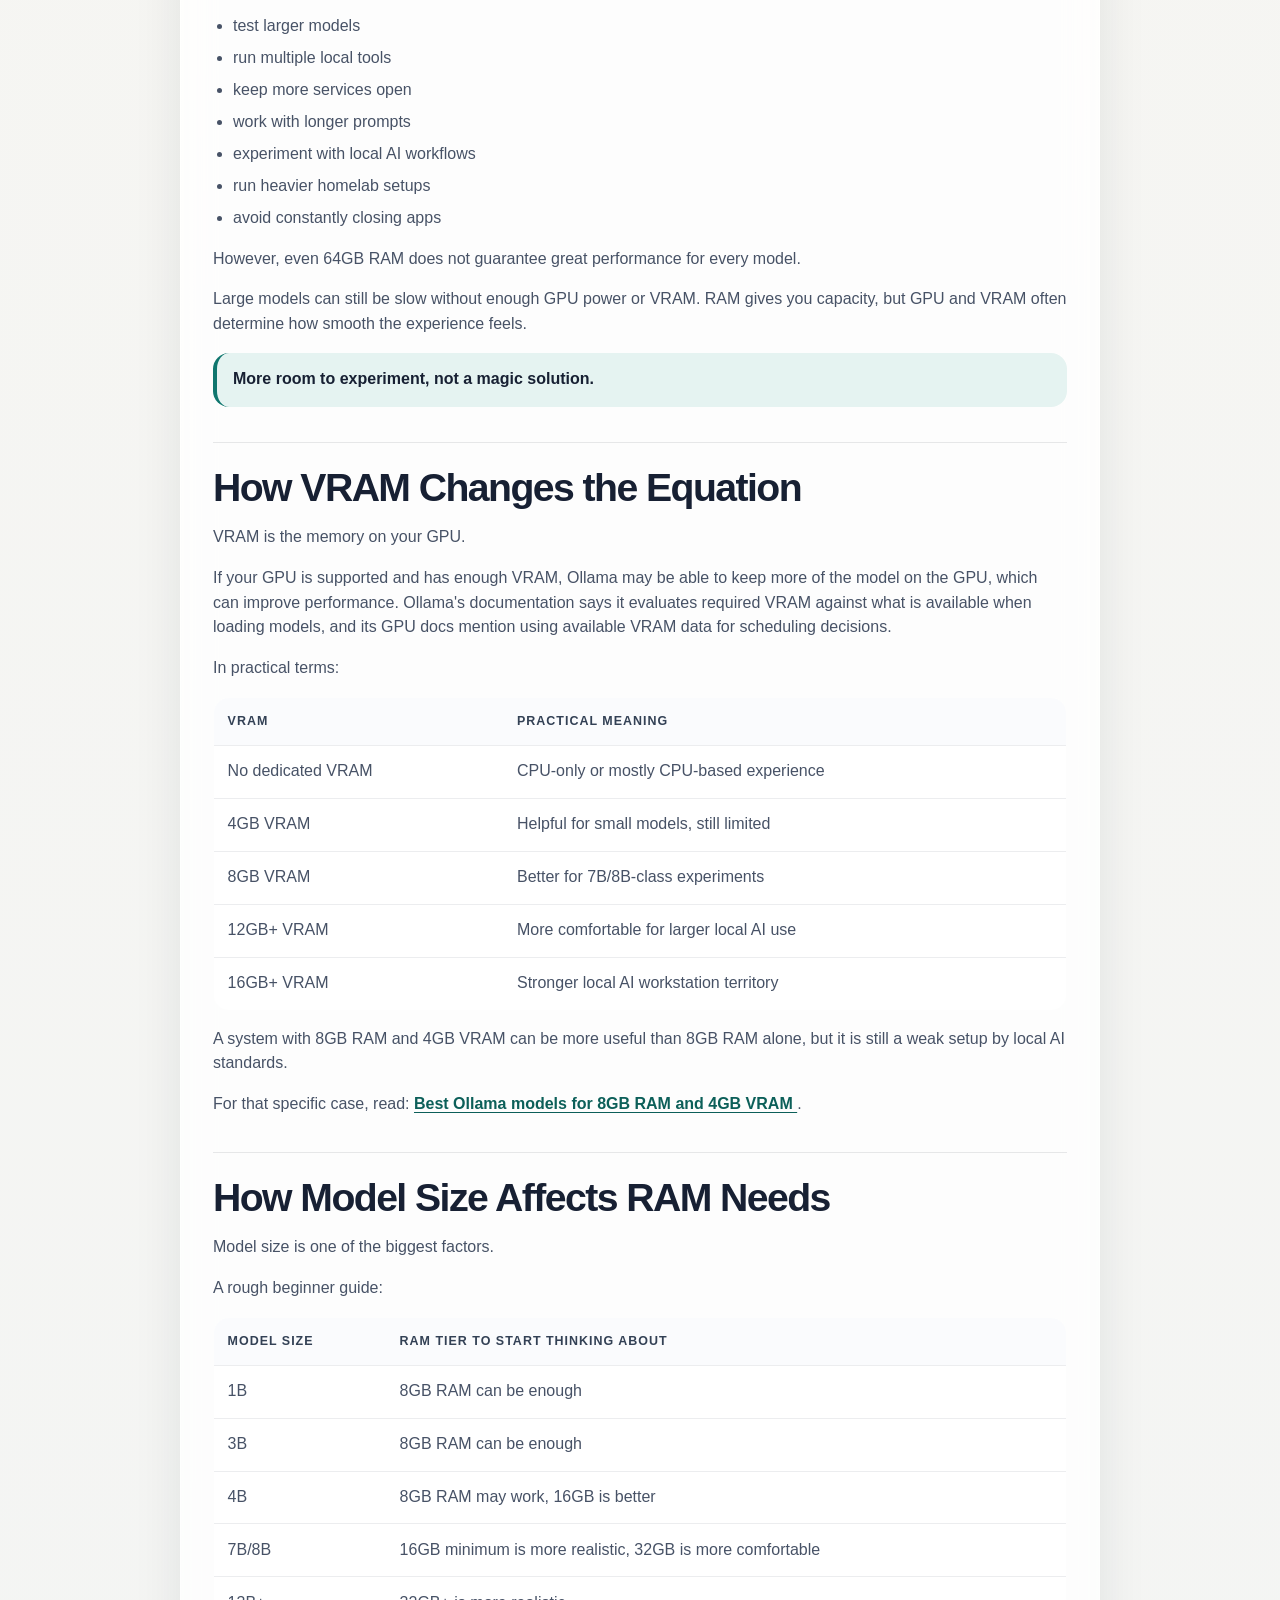
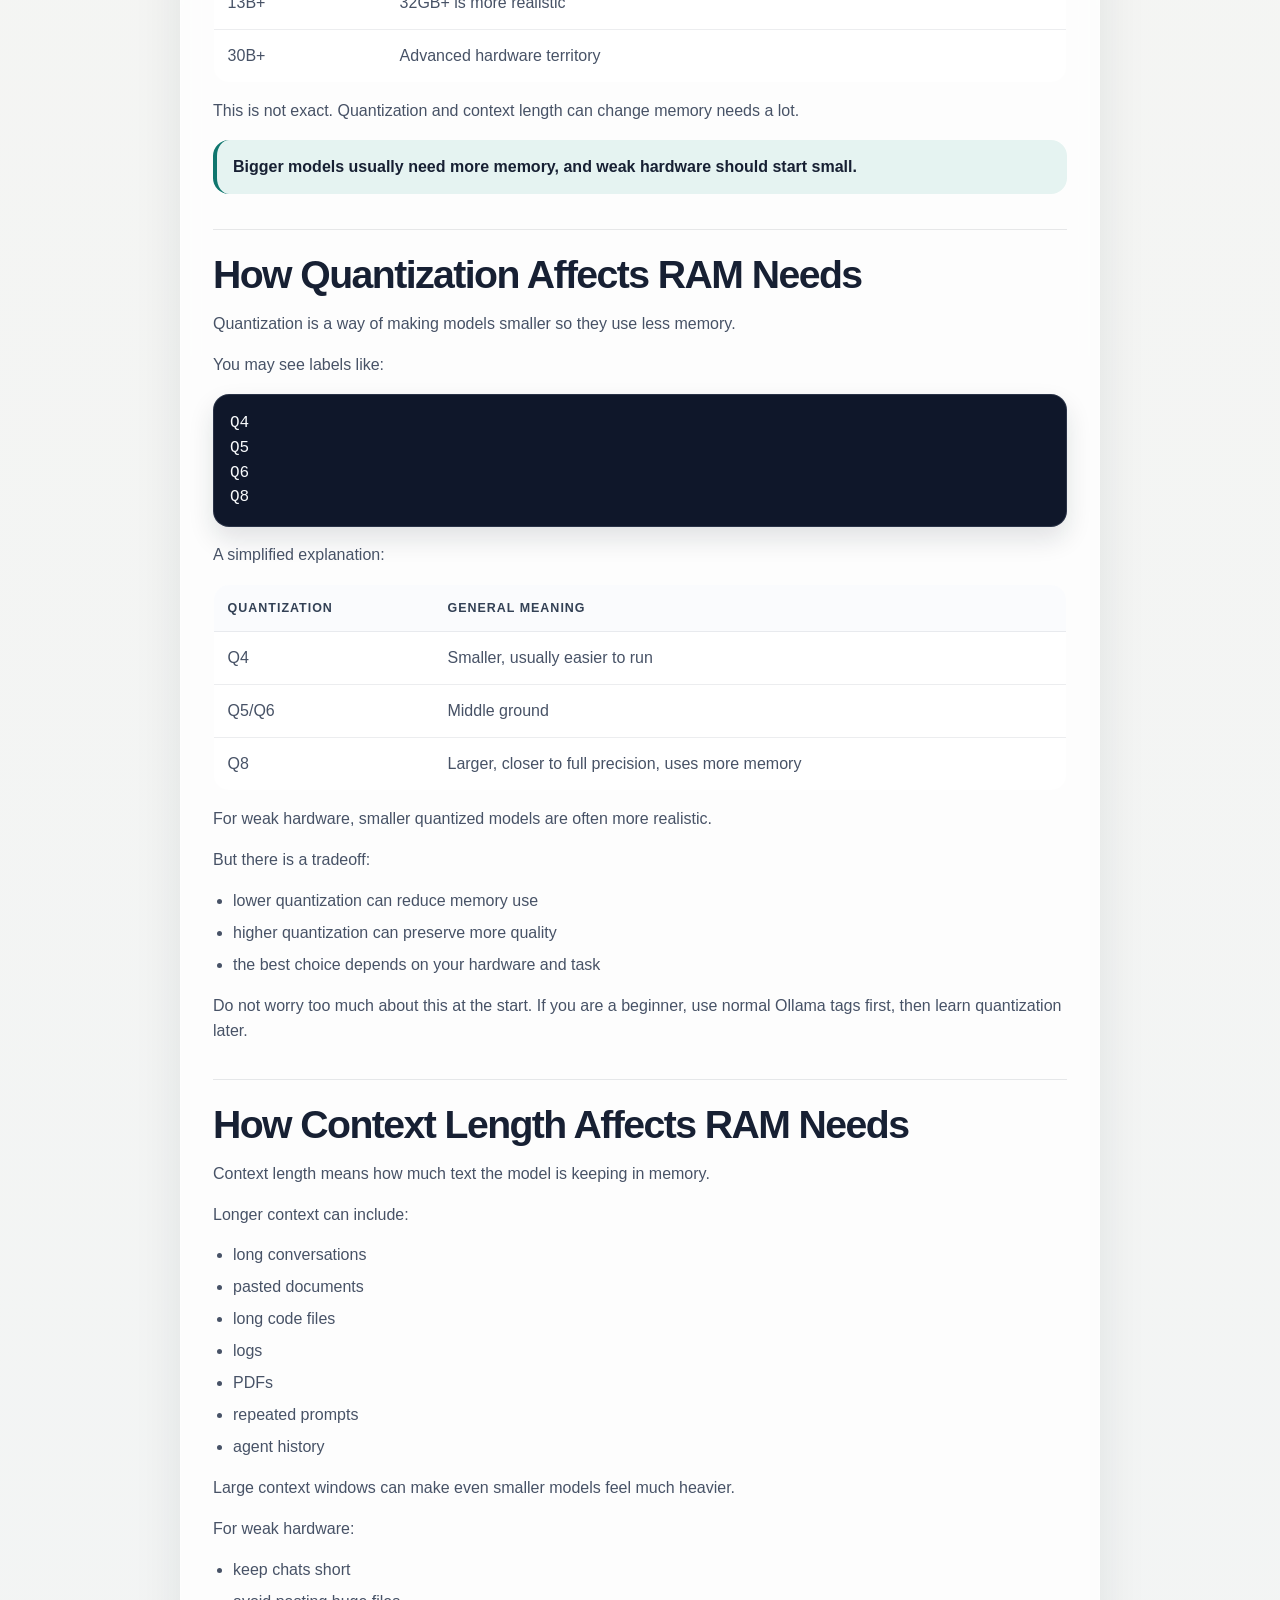
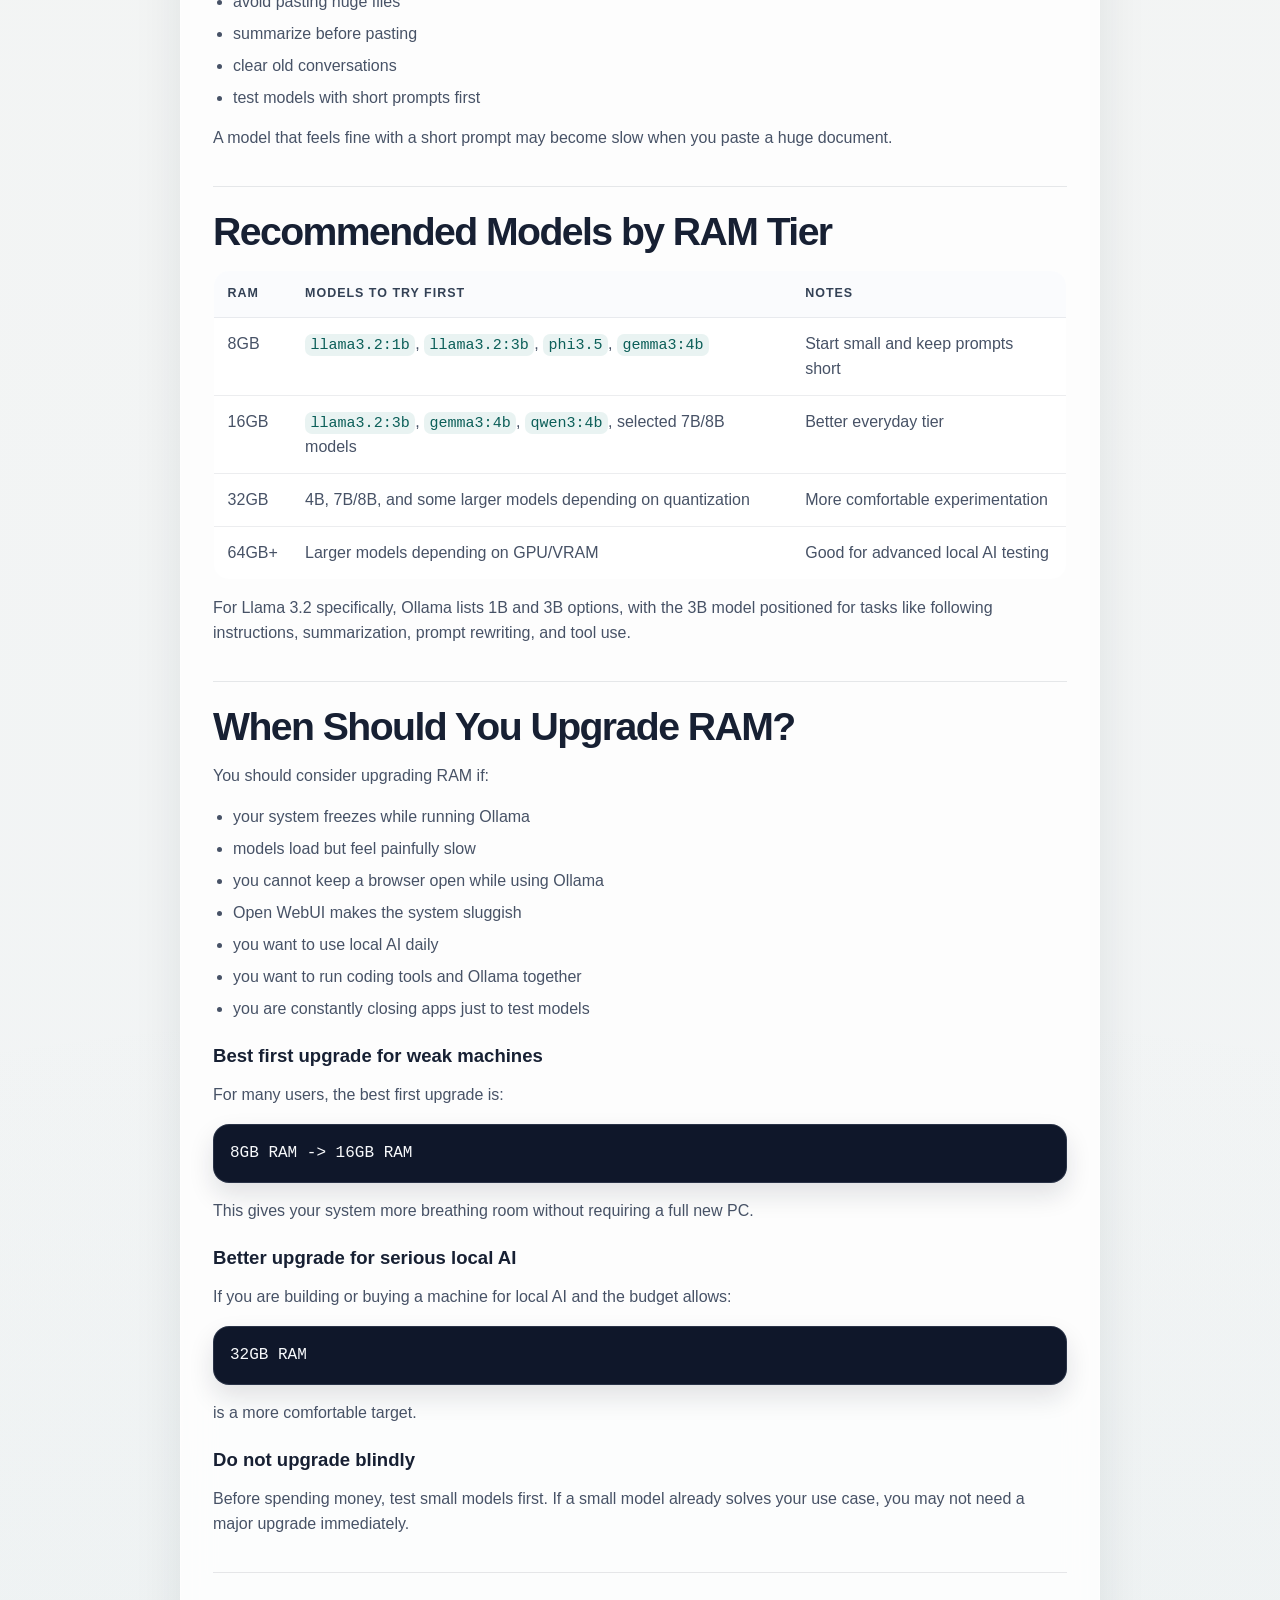
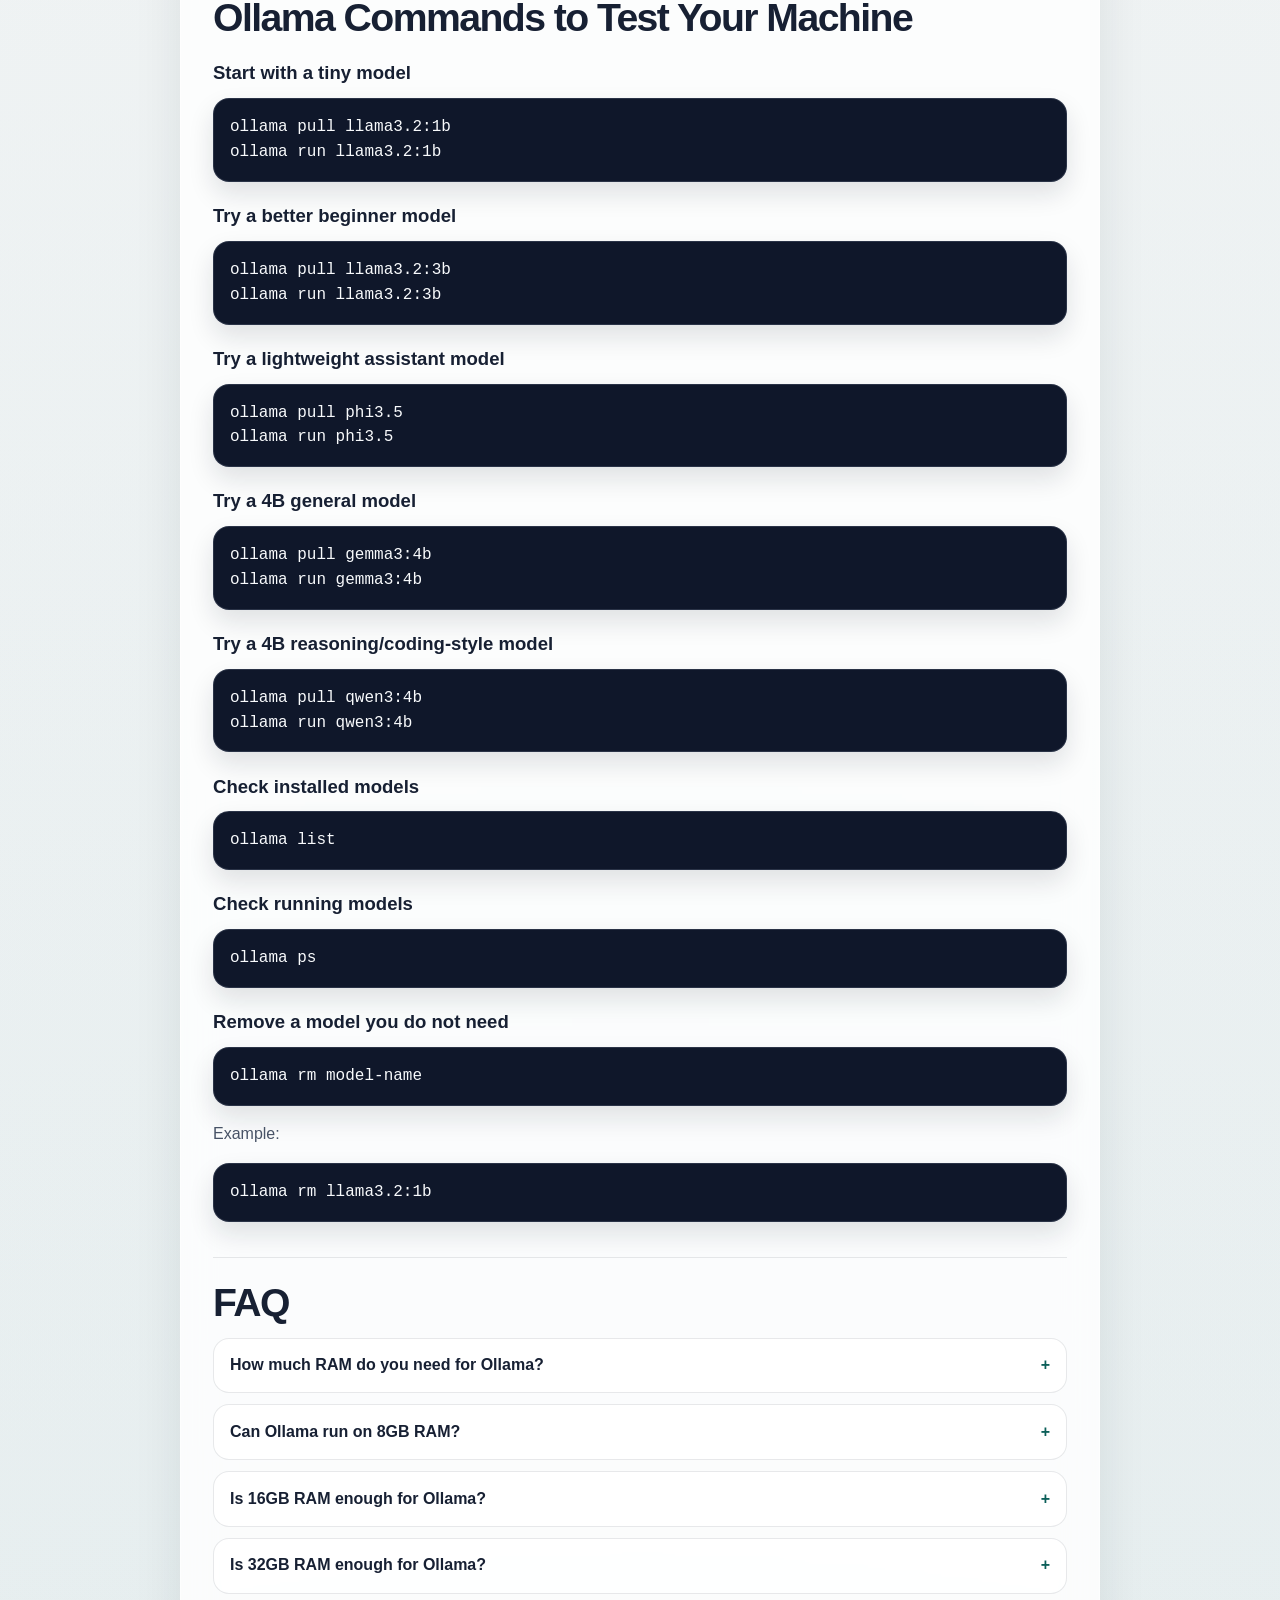
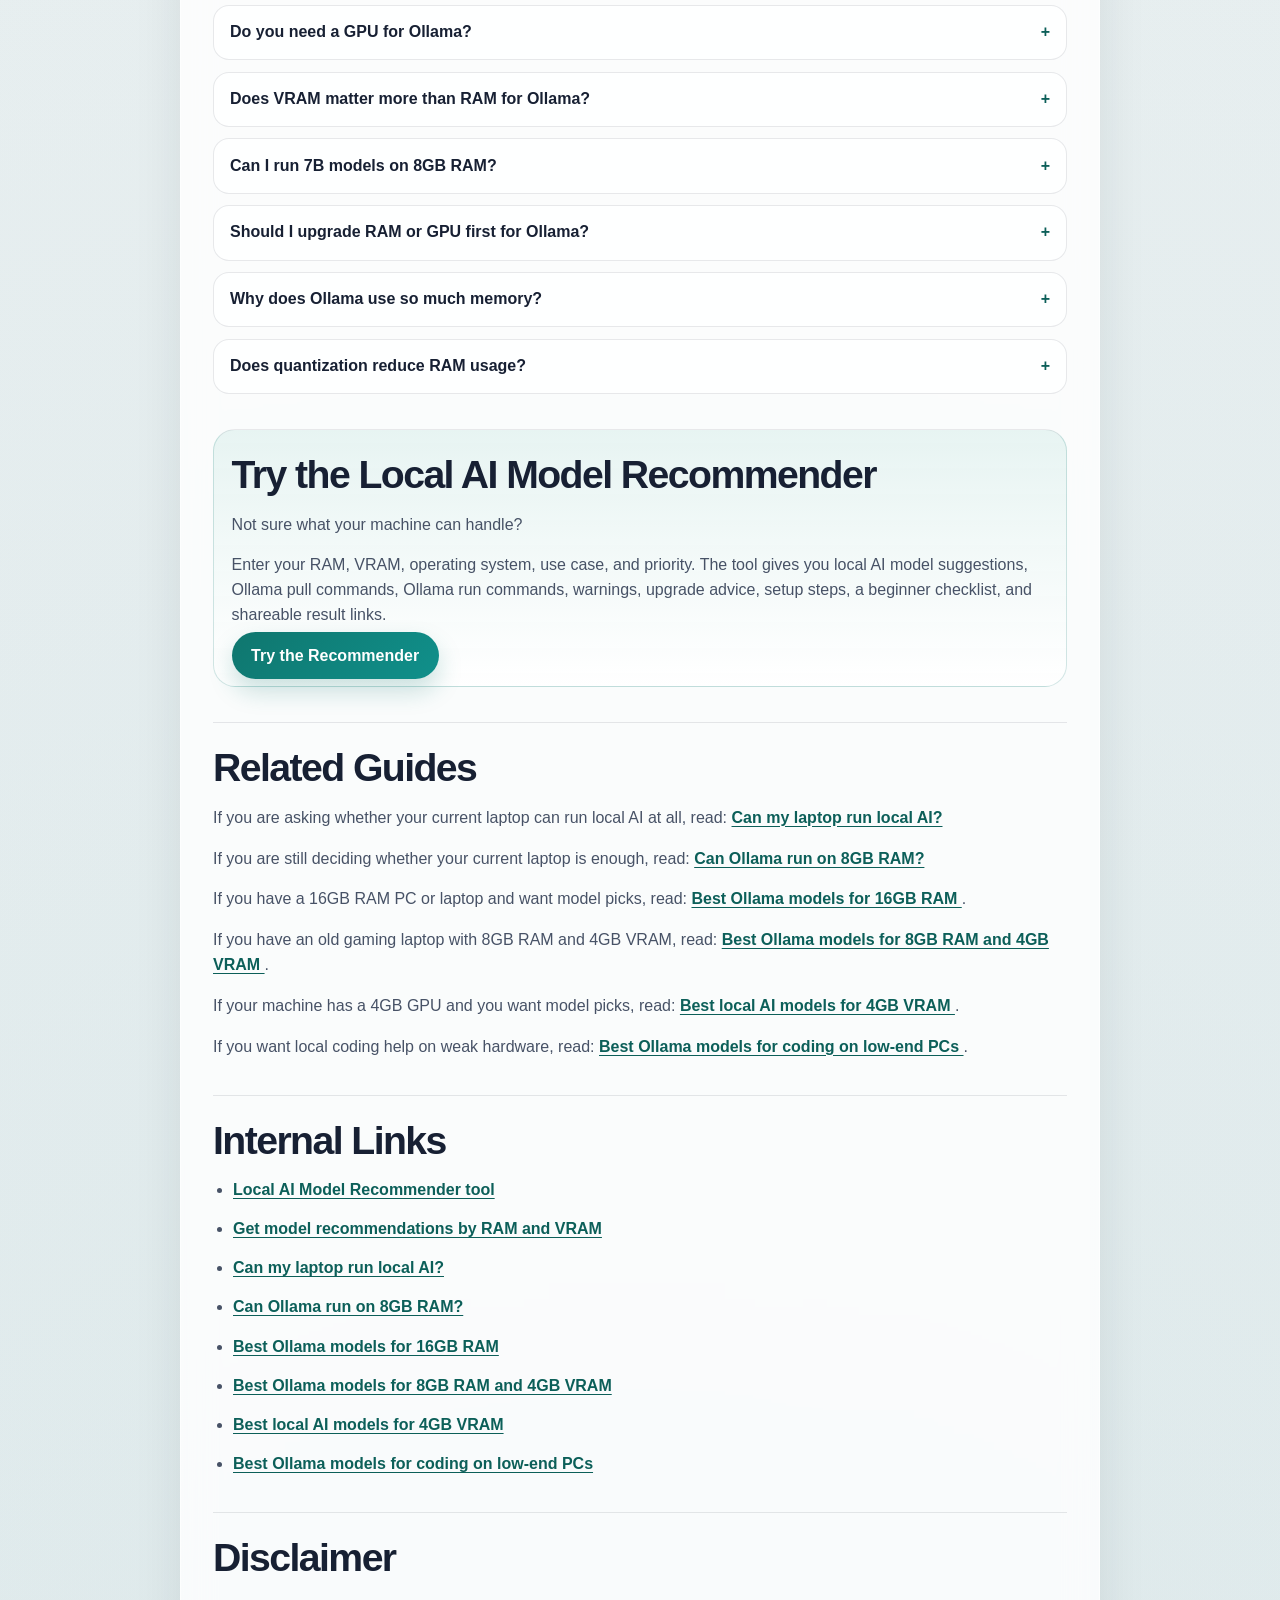
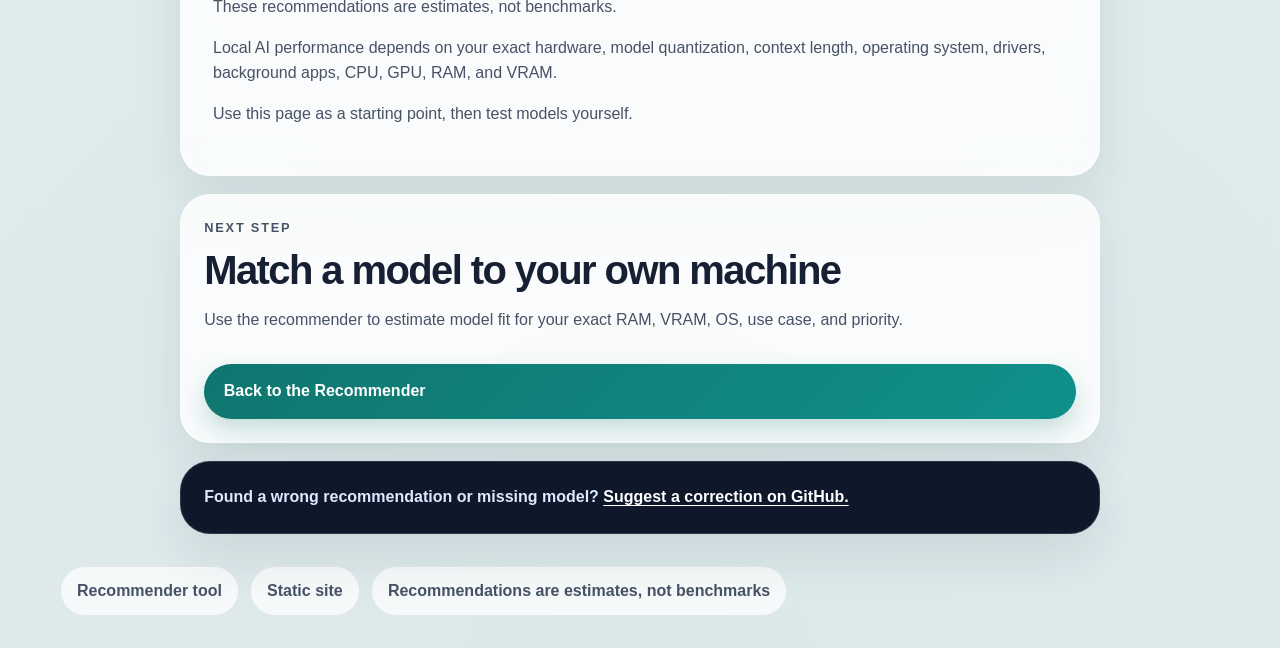
<file: how-much-ram-do-you-need-for-ollama.html>
<!DOCTYPE html>
<html lang="en">
  <head>
    <meta charset="UTF-8" />
    <meta name="viewport" content="width=device-width, initial-scale=1.0" />
    <title>How Much RAM Do You Need for Ollama? Beginner Hardware Guide</title>
    <meta
      name="description"
      content="Learn how much RAM you need for Ollama, from 8GB laptops to 16GB and 32GB PCs. See what models you can realistically run."
    />
    <link
      rel="canonical"
      href="https://meattacker.github.io/local-ai-model-recommender/how-much-ram-do-you-need-for-ollama.html"
    />
    <meta property="og:type" content="article" />
    <meta
      property="og:title"
      content="How Much RAM Do You Need for Ollama? Beginner Hardware Guide"
    />
    <meta
      property="og:description"
      content="Learn how much RAM you need for Ollama, from 8GB laptops to 16GB and 32GB PCs. See what models you can realistically run."
    />
    <meta
      property="og:url"
      content="https://meattacker.github.io/local-ai-model-recommender/how-much-ram-do-you-need-for-ollama.html"
    />
    <meta property="og:site_name" content="Local AI Model Recommender" />
    <link rel="stylesheet" href="./styles.css" />
    <script type="application/ld+json">
      {
        "@context": "https://schema.org",
        "@type": "Article",
        "headline": "How Much RAM Do You Need for Ollama? Beginner Hardware Guide",
        "description": "Learn how much RAM you need for Ollama, from 8GB laptops to 16GB and 32GB PCs. See what models you can realistically run.",
        "author": {
          "@type": "Organization",
          "name": "Local AI Model Recommender"
        },
        "publisher": {
          "@type": "Organization",
          "name": "Local AI Model Recommender"
        },
        "mainEntityOfPage": {
          "@type": "WebPage",
          "@id": "https://meattacker.github.io/local-ai-model-recommender/how-much-ram-do-you-need-for-ollama.html"
        },
        "datePublished": "2026-05-01",
        "dateModified": "2026-05-01"
      }
    </script>
    <script type="application/ld+json">
      {
        "@context": "https://schema.org",
        "@type": "FAQPage",
        "mainEntity": [
          {
            "@type": "Question",
            "name": "How much RAM do you need for Ollama?",
            "acceptedAnswer": {
              "@type": "Answer",
              "text": "You can start with 8GB RAM using small 1B-4B models. For regular use, 16GB RAM is a better practical minimum. For more comfortable local AI use, 32GB RAM is a better target."
            }
          },
          {
            "@type": "Question",
            "name": "Can Ollama run on 8GB RAM?",
            "acceptedAnswer": {
              "@type": "Answer",
              "text": "Yes. Ollama can run on 8GB RAM, but you should use small models, short prompts, and avoid heavy background apps."
            }
          },
          {
            "@type": "Question",
            "name": "Is 16GB RAM enough for Ollama?",
            "acceptedAnswer": {
              "@type": "Answer",
              "text": "Yes, 16GB RAM is enough for many beginner and casual Ollama workflows. It is much more comfortable than 8GB RAM, especially if you also use a browser, Open WebUI, or code editor."
            }
          },
          {
            "@type": "Question",
            "name": "Is 32GB RAM enough for Ollama?",
            "acceptedAnswer": {
              "@type": "Answer",
              "text": "32GB RAM is a comfortable tier for many local AI users. It gives you more room for 7B or 8B models, longer prompts, Open WebUI, and multitasking."
            }
          },
          {
            "@type": "Question",
            "name": "Do you need a GPU for Ollama?",
            "acceptedAnswer": {
              "@type": "Answer",
              "text": "No, you can use Ollama without a dedicated GPU, but CPU-only performance may be slower. A supported GPU with enough VRAM can improve the experience."
            }
          },
          {
            "@type": "Question",
            "name": "Does VRAM matter more than RAM for Ollama?",
            "acceptedAnswer": {
              "@type": "Answer",
              "text": "Both matter. RAM affects overall system capacity, while VRAM helps the GPU handle model data more efficiently. More VRAM can make local AI feel much smoother if the model fits well."
            }
          },
          {
            "@type": "Question",
            "name": "Can I run 7B models on 8GB RAM?",
            "acceptedAnswer": {
              "@type": "Answer",
              "text": "Sometimes, depending on quantization, VRAM, operating system, and background apps. But for beginners, 7B models on 8GB RAM can be slow or frustrating. Start with 1B-4B models first."
            }
          },
          {
            "@type": "Question",
            "name": "Should I upgrade RAM or GPU first for Ollama?",
            "acceptedAnswer": {
              "@type": "Answer",
              "text": "If you have only 8GB RAM, upgrading to 16GB RAM is often the best first step. If you already have enough RAM and want better model performance, then GPU and VRAM become more important."
            }
          },
          {
            "@type": "Question",
            "name": "Why does Ollama use so much memory?",
            "acceptedAnswer": {
              "@type": "Answer",
              "text": "Local AI models need memory to load model weights and handle context. Larger models, longer prompts, and higher quantization levels can all increase memory usage."
            }
          },
          {
            "@type": "Question",
            "name": "Does quantization reduce RAM usage?",
            "acceptedAnswer": {
              "@type": "Answer",
              "text": "Yes. Quantization can reduce memory usage by making model files smaller. The tradeoff is that lower quantization may reduce quality. For weak hardware, quantized models are often necessary."
            }
          }
        ]
      }
    </script>
  </head>
  <body>
    <div class="page-shell">
      <a class="skip-link" href="#main-content">Skip to main content</a>
      <header class="hero article-hero">
        <nav class="topbar" aria-label="Primary">
          <a class="brand" href="./index.html">
            <span class="brand-mark" aria-hidden="true">AI</span>
            <span>Local AI Model Recommender</span>
          </a>
          <div class="topbar-links">
            <a href="./index.html" class="ghost-link">Tool</a>
            <a href="#faq" class="ghost-link">FAQ</a>
          </div>
        </nav>

        <div class="hero-copy article-hero-copy">
          <p class="eyebrow">Ollama hardware guide</p>
          <h1>How Much RAM Do You Need for Ollama?</h1>
          <p class="hero-text">
            A beginner guide to 8GB, 16GB, 32GB, and 64GB+ RAM tiers for
            running Ollama locally.
          </p>
          <div class="hero-actions">
            <a href="./index.html" class="button button-primary">Use the Recommender</a>
            <a href="#direct-answer" class="button button-secondary">See RAM Guide</a>
          </div>
        </div>
      </header>

      <main class="main-content article-main" id="main-content">
        <article class="card article-card">
          <p>
            If you are thinking about running local AI, one of the first
            questions you will ask is simple:
          </p>
          <p><strong>How much RAM do you need for Ollama?</strong></p>
          <p>The honest answer is: it depends.</p>
          <p>
            You can start experimenting with Ollama on a weak laptop, but the
            experience changes a lot depending on your RAM, VRAM, CPU, model
            size, quantization, context length, operating system, and background
            apps.
          </p>
          <p>
            A small model on a clean 8GB RAM system can feel usable. A larger
            model on the same system, while running browser tabs, Docker, Open
            WebUI, and other apps, can feel painfully slow.
          </p>
          <p>
            This guide explains what different RAM tiers can realistically
            handle, when you should upgrade, and how to choose models that
            match your hardware.
          </p>

          <section id="direct-answer">
            <h2>Direct Answer</h2>
            <p>
              You can start using <strong>Ollama with 8GB RAM</strong> if you
              use small <strong>1B-4B models</strong>, but
              <strong>16GB RAM is a better practical minimum</strong> for
              regular use.
            </p>
            <p>
              If you want to run larger models, use Open WebUI, keep browser
              tabs open, experiment with coding models, or avoid constant memory
              pressure, <strong>32GB RAM gives you much more breathing room</strong>.
            </p>
            <p>A simple beginner rule:</p>
            <div class="article-table-wrap">
              <table class="article-table">
                <thead>
                  <tr>
                    <th scope="col">RAM</th>
                    <th scope="col">Practical Verdict</th>
                  </tr>
                </thead>
                <tbody>
                  <tr>
                    <td>4GB RAM</td>
                    <td>Not recommended except tiny experiments</td>
                  </tr>
                  <tr>
                    <td>8GB RAM</td>
                    <td>Enough to start with small models</td>
                  </tr>
                  <tr>
                    <td>16GB RAM</td>
                    <td>Better minimum for regular local AI use</td>
                  </tr>
                  <tr>
                    <td>32GB RAM</td>
                    <td>Comfortable for many local AI workflows</td>
                  </tr>
                  <tr>
                    <td>64GB+ RAM</td>
                    <td>Enthusiast/workstation territory</td>
                  </tr>
                </tbody>
              </table>
            </div>
            <p>
              These are not hard guarantees. Ollama performance depends on more
              than just RAM. Ollama's own documentation explains that model
              loading considers available VRAM and GPU scheduling, so memory
              behavior depends on GPU, VRAM, model size, and current system
              load.
            </p>
          </section>

          <section>
            <h2>Quick RAM Recommendation Table</h2>
            <div class="article-table-wrap">
              <table class="article-table">
                <thead>
                  <tr>
                    <th scope="col">Your RAM</th>
                    <th scope="col">What to Expect</th>
                    <th scope="col">Good Starting Models</th>
                    <th scope="col">Recommendation</th>
                  </tr>
                </thead>
                <tbody>
                  <tr>
                    <td>4GB</td>
                    <td>Very limited</td>
                    <td>Tiny models only</td>
                    <td>Upgrade if possible</td>
                  </tr>
                  <tr>
                    <td>8GB</td>
                    <td>Usable for small models</td>
                    <td><code>llama3.2:1b</code>, <code>llama3.2:3b</code>, <code>phi3.5</code>, <code>gemma3:4b</code></td>
                    <td>Good for learning</td>
                  </tr>
                  <tr>
                    <td>16GB</td>
                    <td>Much better for daily use</td>
                    <td>3B-4B models, some 7B/8B models depending on quantization</td>
                    <td>Best practical minimum</td>
                  </tr>
                  <tr>
                    <td>32GB</td>
                    <td>Comfortable local AI tier</td>
                    <td>4B, 7B/8B, and some larger experiments depending on settings</td>
                    <td>Good serious-user tier</td>
                  </tr>
                  <tr>
                    <td>64GB+</td>
                    <td>Advanced local AI use</td>
                    <td>Larger models and heavier workflows</td>
                    <td>Enthusiast/workstation tier</td>
                  </tr>
                </tbody>
              </table>
            </div>
            <p>
              If you are new, do not start by buying hardware. Start with what
              you have, test small models, and upgrade only if local AI becomes
              useful to you.
            </p>
          </section>

          <section>
            <h2>Why Ollama RAM Requirements Vary</h2>
            <p>
              There is no single RAM number that guarantees a perfect Ollama
              experience.
            </p>
            <p>Two people can both say:</p>
            <blockquote>
              <p>I have 8GB RAM.</p>
            </blockquote>
            <p>
              But one machine may run small models reasonably well, while the
              other struggles.
            </p>
            <p>That is because Ollama performance depends on several things:</p>
            <div class="article-table-wrap">
              <table class="article-table">
                <thead>
                  <tr>
                    <th scope="col">Factor</th>
                    <th scope="col">Why It Matters</th>
                  </tr>
                </thead>
                <tbody>
                  <tr>
                    <td>Model size</td>
                    <td>Larger models usually need more memory and compute</td>
                  </tr>
                  <tr>
                    <td>Quantization</td>
                    <td>Smaller quantized models use less memory, but may lose some quality</td>
                  </tr>
                  <tr>
                    <td>Context length</td>
                    <td>Longer prompts and conversations require more memory</td>
                  </tr>
                  <tr>
                    <td>CPU</td>
                    <td>Important when the model is running partly or fully on CPU</td>
                  </tr>
                  <tr>
                    <td>GPU</td>
                    <td>Can speed up inference when supported and when the model fits well</td>
                  </tr>
                  <tr>
                    <td>VRAM</td>
                    <td>Helps keep model data on the GPU instead of relying mostly on system RAM</td>
                  </tr>
                  <tr>
                    <td>Operating system</td>
                    <td>Different systems leave different amounts of free memory</td>
                  </tr>
                  <tr>
                    <td>Background apps</td>
                    <td>Browser tabs, Docker, IDEs, games, and Open WebUI all use RAM</td>
                  </tr>
                </tbody>
              </table>
            </div>
            <p>
              This is why RAM guidance should be treated as a practical
              estimate, not a benchmark.
            </p>
          </section>

          <section>
            <h2>What Can You Do With 4GB RAM?</h2>
            <p>4GB RAM is not a good target for Ollama.</p>
            <p>
              You may be able to run very tiny models or do basic experiments,
              but it will be limiting and frustrating for most people.
            </p>
            <p>On 4GB RAM, expect:</p>
            <ul>
              <li>very limited model choices</li>
              <li>slow performance</li>
              <li>frequent memory pressure</li>
              <li>little room for browser tabs or other apps</li>
              <li>poor experience with Open WebUI</li>
              <li>little room for longer prompts</li>
            </ul>
            <p>
              A 4GB RAM machine may be useful for learning the idea of local AI,
              but it is not a good long-term setup.
            </p>
            <blockquote>
              <p>If your system has only 4GB RAM, upgrade to at least 8GB if possible. If you want regular local AI use, aim for 16GB.</p>
            </blockquote>
          </section>

          <section>
            <h2>What Can You Do With 8GB RAM?</h2>
            <p>8GB RAM is the first realistic beginner tier for Ollama.</p>
            <p>You can use it to:</p>
            <ul>
              <li>install Ollama</li>
              <li>test small models</li>
              <li>learn local AI basics</li>
              <li>run short prompts</li>
              <li>do simple chat</li>
              <li>summarize short text</li>
              <li>ask basic coding questions</li>
              <li>experiment with local AI privacy/offline use</li>
            </ul>
            <p>Good model starting points include:</p>
            <ul>
              <li><code>llama3.2:1b</code></li>
              <li><code>llama3.2:3b</code></li>
              <li><code>phi3.5</code></li>
              <li><code>gemma3:4b</code></li>
            </ul>
            <p>
              Ollama's model library includes small model options such as Llama
              3.2 in 1B and 3B sizes, and Gemma 3 in 4B size, which makes them
              reasonable starting candidates for lower-memory machines.
            </p>
            <p>But 8GB RAM is still limited.</p>
            <p>Avoid expecting smooth performance with:</p>
            <ul>
              <li>13B+ models</li>
              <li>large coding models</li>
              <li>long document analysis</li>
              <li>huge context windows</li>
              <li>heavy Open WebUI workflows</li>
              <li>multiple Docker containers</li>
              <li>lots of browser tabs open</li>
            </ul>
            <p>
              If you have 8GB RAM, read this related guide:
              <a href="./can-ollama-run-on-8gb-ram.html">Can Ollama run on 8GB RAM?</a>
            </p>
          </section>

          <section>
            <h2>What Can You Do With 16GB RAM?</h2>
            <p>
              16GB RAM is a much better practical minimum for regular Ollama
              use.
            </p>
            <p>With 16GB RAM, you have more room for:</p>
            <ul>
              <li>small and medium local models</li>
              <li>Open WebUI</li>
              <li>normal browser use</li>
              <li>coding editors</li>
              <li>longer prompts</li>
              <li>light multitasking</li>
              <li>testing 7B/8B models depending on quantization</li>
            </ul>
            <p>
              This does not mean every model will run well. It means your
              system has more breathing room. You are less likely to fight
              constant memory pressure compared to 8GB RAM.
            </p>
            <p>Recommended starting range:</p>
            <pre><code>3B-8B models, depending on quantization and system load</code></pre>
            <p>Good first tests:</p>
            <pre><code>ollama run llama3.2:3b</code></pre>
            <pre><code>ollama run gemma3:4b</code></pre>
            <pre><code>ollama run qwen3:4b</code></pre>
            <p>
              Qwen3 has a 4B option in Ollama's library, making it a practical
              model to test before jumping to much larger Qwen models.
            </p>
          </section>

          <section>
            <h2>What Can You Do With 32GB RAM?</h2>
            <p>
              32GB RAM is where local AI starts to feel much more comfortable.
            </p>
            <p>This tier is better if you want to:</p>
            <ul>
              <li>run 7B/8B models more comfortably</li>
              <li>experiment with larger models</li>
              <li>use Open WebUI</li>
              <li>keep browser tabs open</li>
              <li>use a code editor at the same time</li>
              <li>run some Docker services</li>
              <li>test longer prompts</li>
              <li>use local AI more regularly</li>
            </ul>
            <p>
              32GB RAM does not remove all limits. VRAM, CPU, quantization, and
              context length still matter.
            </p>
            <p>
              But compared to 8GB or 16GB RAM, 32GB gives you far more
              flexibility. A beginner who is buying or upgrading a machine
              specifically for local AI should strongly consider 32GB RAM if
              the budget allows.
            </p>
          </section>

          <section>
            <h2>What Can You Do With 64GB RAM or More?</h2>
            <p>64GB+ RAM is for heavier local AI experimentation.</p>
            <p>This is useful if you want to:</p>
            <ul>
              <li>test larger models</li>
              <li>run multiple local tools</li>
              <li>keep more services open</li>
              <li>work with longer prompts</li>
              <li>experiment with local AI workflows</li>
              <li>run heavier homelab setups</li>
              <li>avoid constantly closing apps</li>
            </ul>
            <p>
              However, even 64GB RAM does not guarantee great performance for
              every model.
            </p>
            <p>
              Large models can still be slow without enough GPU power or VRAM.
              RAM gives you capacity, but GPU and VRAM often determine how
              smooth the experience feels.
            </p>
            <blockquote>
              <p>More room to experiment, not a magic solution.</p>
            </blockquote>
          </section>

          <section>
            <h2>How VRAM Changes the Equation</h2>
            <p>VRAM is the memory on your GPU.</p>
            <p>
              If your GPU is supported and has enough VRAM, Ollama may be able
              to keep more of the model on the GPU, which can improve
              performance. Ollama's documentation says it evaluates required
              VRAM against what is available when loading models, and its GPU
              docs mention using available VRAM data for scheduling decisions.
            </p>
            <p>In practical terms:</p>
            <div class="article-table-wrap">
              <table class="article-table">
                <thead>
                  <tr>
                    <th scope="col">VRAM</th>
                    <th scope="col">Practical Meaning</th>
                  </tr>
                </thead>
                <tbody>
                  <tr>
                    <td>No dedicated VRAM</td>
                    <td>CPU-only or mostly CPU-based experience</td>
                  </tr>
                  <tr>
                    <td>4GB VRAM</td>
                    <td>Helpful for small models, still limited</td>
                  </tr>
                  <tr>
                    <td>8GB VRAM</td>
                    <td>Better for 7B/8B-class experiments</td>
                  </tr>
                  <tr>
                    <td>12GB+ VRAM</td>
                    <td>More comfortable for larger local AI use</td>
                  </tr>
                  <tr>
                    <td>16GB+ VRAM</td>
                    <td>Stronger local AI workstation territory</td>
                  </tr>
                </tbody>
              </table>
            </div>
            <p>
              A system with 8GB RAM and 4GB VRAM can be more useful than 8GB
              RAM alone, but it is still a weak setup by local AI standards.
            </p>
            <p>
              For that specific case, read:
              <a href="./best-ollama-models-8gb-ram-4gb-vram.html">
                Best Ollama models for 8GB RAM and 4GB VRAM
              </a>.
            </p>
          </section>

          <section>
            <h2>How Model Size Affects RAM Needs</h2>
            <p>Model size is one of the biggest factors.</p>
            <p>A rough beginner guide:</p>
            <div class="article-table-wrap">
              <table class="article-table">
                <thead>
                  <tr>
                    <th scope="col">Model Size</th>
                    <th scope="col">RAM Tier to Start Thinking About</th>
                  </tr>
                </thead>
                <tbody>
                  <tr>
                    <td>1B</td>
                    <td>8GB RAM can be enough</td>
                  </tr>
                  <tr>
                    <td>3B</td>
                    <td>8GB RAM can be enough</td>
                  </tr>
                  <tr>
                    <td>4B</td>
                    <td>8GB RAM may work, 16GB is better</td>
                  </tr>
                  <tr>
                    <td>7B/8B</td>
                    <td>16GB minimum is more realistic, 32GB is more comfortable</td>
                  </tr>
                  <tr>
                    <td>13B+</td>
                    <td>32GB+ is more realistic</td>
                  </tr>
                  <tr>
                    <td>30B+</td>
                    <td>Advanced hardware territory</td>
                  </tr>
                </tbody>
              </table>
            </div>
            <p>This is not exact. Quantization and context length can change memory needs a lot.</p>
            <blockquote>
              <p>Bigger models usually need more memory, and weak hardware should start small.</p>
            </blockquote>
          </section>

          <section>
            <h2>How Quantization Affects RAM Needs</h2>
            <p>Quantization is a way of making models smaller so they use less memory.</p>
            <p>You may see labels like:</p>
            <pre><code>Q4
Q5
Q6
Q8</code></pre>
            <p>A simplified explanation:</p>
            <div class="article-table-wrap">
              <table class="article-table">
                <thead>
                  <tr>
                    <th scope="col">Quantization</th>
                    <th scope="col">General Meaning</th>
                  </tr>
                </thead>
                <tbody>
                  <tr>
                    <td>Q4</td>
                    <td>Smaller, usually easier to run</td>
                  </tr>
                  <tr>
                    <td>Q5/Q6</td>
                    <td>Middle ground</td>
                  </tr>
                  <tr>
                    <td>Q8</td>
                    <td>Larger, closer to full precision, uses more memory</td>
                  </tr>
                </tbody>
              </table>
            </div>
            <p>For weak hardware, smaller quantized models are often more realistic.</p>
            <p>But there is a tradeoff:</p>
            <ul>
              <li>lower quantization can reduce memory use</li>
              <li>higher quantization can preserve more quality</li>
              <li>the best choice depends on your hardware and task</li>
            </ul>
            <p>
              Do not worry too much about this at the start. If you are a
              beginner, use normal Ollama tags first, then learn quantization
              later.
            </p>
          </section>

          <section>
            <h2>How Context Length Affects RAM Needs</h2>
            <p>Context length means how much text the model is keeping in memory.</p>
            <p>Longer context can include:</p>
            <ul>
              <li>long conversations</li>
              <li>pasted documents</li>
              <li>long code files</li>
              <li>logs</li>
              <li>PDFs</li>
              <li>repeated prompts</li>
              <li>agent history</li>
            </ul>
            <p>Large context windows can make even smaller models feel much heavier.</p>
            <p>For weak hardware:</p>
            <ul>
              <li>keep chats short</li>
              <li>avoid pasting huge files</li>
              <li>summarize before pasting</li>
              <li>clear old conversations</li>
              <li>test models with short prompts first</li>
            </ul>
            <p>
              A model that feels fine with a short prompt may become slow when
              you paste a huge document.
            </p>
          </section>

          <section>
            <h2>Recommended Models by RAM Tier</h2>
            <div class="article-table-wrap">
              <table class="article-table">
                <thead>
                  <tr>
                    <th scope="col">RAM</th>
                    <th scope="col">Models to Try First</th>
                    <th scope="col">Notes</th>
                  </tr>
                </thead>
                <tbody>
                  <tr>
                    <td>8GB</td>
                    <td><code>llama3.2:1b</code>, <code>llama3.2:3b</code>, <code>phi3.5</code>, <code>gemma3:4b</code></td>
                    <td>Start small and keep prompts short</td>
                  </tr>
                  <tr>
                    <td>16GB</td>
                    <td><code>llama3.2:3b</code>, <code>gemma3:4b</code>, <code>qwen3:4b</code>, selected 7B/8B models</td>
                    <td>Better everyday tier</td>
                  </tr>
                  <tr>
                    <td>32GB</td>
                    <td>4B, 7B/8B, and some larger models depending on quantization</td>
                    <td>More comfortable experimentation</td>
                  </tr>
                  <tr>
                    <td>64GB+</td>
                    <td>Larger models depending on GPU/VRAM</td>
                    <td>Good for advanced local AI testing</td>
                  </tr>
                </tbody>
              </table>
            </div>
            <p>
              For Llama 3.2 specifically, Ollama lists 1B and 3B options, with
              the 3B model positioned for tasks like following instructions,
              summarization, prompt rewriting, and tool use.
            </p>
          </section>

          <section>
            <h2>When Should You Upgrade RAM?</h2>
            <p>You should consider upgrading RAM if:</p>
            <ul>
              <li>your system freezes while running Ollama</li>
              <li>models load but feel painfully slow</li>
              <li>you cannot keep a browser open while using Ollama</li>
              <li>Open WebUI makes the system sluggish</li>
              <li>you want to use local AI daily</li>
              <li>you want to run coding tools and Ollama together</li>
              <li>you are constantly closing apps just to test models</li>
            </ul>
            <h3>Best first upgrade for weak machines</h3>
            <p>For many users, the best first upgrade is:</p>
            <pre><code>8GB RAM -> 16GB RAM</code></pre>
            <p>
              This gives your system more breathing room without requiring a
              full new PC.
            </p>
            <h3>Better upgrade for serious local AI</h3>
            <p>If you are building or buying a machine for local AI and the budget allows:</p>
            <pre><code>32GB RAM</code></pre>
            <p>is a more comfortable target.</p>
            <h3>Do not upgrade blindly</h3>
            <p>
              Before spending money, test small models first. If a small model
              already solves your use case, you may not need a major upgrade
              immediately.
            </p>
          </section>

          <section>
            <h2>Ollama Commands to Test Your Machine</h2>
            <h3>Start with a tiny model</h3>
            <pre><code>ollama pull llama3.2:1b
ollama run llama3.2:1b</code></pre>
            <h3>Try a better beginner model</h3>
            <pre><code>ollama pull llama3.2:3b
ollama run llama3.2:3b</code></pre>
            <h3>Try a lightweight assistant model</h3>
            <pre><code>ollama pull phi3.5
ollama run phi3.5</code></pre>
            <h3>Try a 4B general model</h3>
            <pre><code>ollama pull gemma3:4b
ollama run gemma3:4b</code></pre>
            <h3>Try a 4B reasoning/coding-style model</h3>
            <pre><code>ollama pull qwen3:4b
ollama run qwen3:4b</code></pre>
            <h3>Check installed models</h3>
            <pre><code>ollama list</code></pre>
            <h3>Check running models</h3>
            <pre><code>ollama ps</code></pre>
            <h3>Remove a model you do not need</h3>
            <pre><code>ollama rm model-name</code></pre>
            <p>Example:</p>
            <pre><code>ollama rm llama3.2:1b</code></pre>
          </section>

          <section id="faq">
            <h2>FAQ</h2>
            <div class="faq-list">
              <details>
                <summary>How much RAM do you need for Ollama?</summary>
                <p>
                  You can start with 8GB RAM using small 1B-4B models. For
                  regular use, 16GB RAM is a better practical minimum. For more
                  comfortable local AI use, 32GB RAM is a better target.
                </p>
              </details>
              <details>
                <summary>Can Ollama run on 8GB RAM?</summary>
                <p>
                  Yes. Ollama can run on 8GB RAM, but you should use small
                  models, short prompts, and avoid heavy background apps.
                </p>
              </details>
              <details>
                <summary>Is 16GB RAM enough for Ollama?</summary>
                <p>
                  Yes, 16GB RAM is enough for many beginner and casual Ollama
                  workflows. It is much more comfortable than 8GB RAM,
                  especially if you also use a browser, Open WebUI, or code
                  editor.
                </p>
              </details>
              <details>
                <summary>Is 32GB RAM enough for Ollama?</summary>
                <p>
                  32GB RAM is a comfortable tier for many local AI users. It
                  gives you more room for 7B/8B models, longer prompts, Open
                  WebUI, and multitasking.
                </p>
              </details>
              <details>
                <summary>Do you need a GPU for Ollama?</summary>
                <p>
                  No, you can use Ollama without a dedicated GPU, but CPU-only
                  performance may be slower. A supported GPU with enough VRAM
                  can improve the experience.
                </p>
              </details>
              <details>
                <summary>Does VRAM matter more than RAM for Ollama?</summary>
                <p>
                  Both matter. RAM affects overall system capacity, while VRAM
                  helps the GPU handle model data more efficiently. More VRAM
                  can make local AI feel much smoother if the model fits well.
                </p>
              </details>
              <details>
                <summary>Can I run 7B models on 8GB RAM?</summary>
                <p>
                  Sometimes, depending on quantization, VRAM, operating system,
                  and background apps. But for beginners, 7B models on 8GB RAM
                  can be slow or frustrating. Start with 1B-4B models first.
                </p>
              </details>
              <details>
                <summary>Should I upgrade RAM or GPU first for Ollama?</summary>
                <p>
                  If you have only 8GB RAM, upgrading to 16GB RAM is often the
                  best first step. If you already have enough RAM and want
                  better model performance, then GPU/VRAM becomes more
                  important.
                </p>
              </details>
              <details>
                <summary>Why does Ollama use so much memory?</summary>
                <p>
                  Local AI models need memory to load model weights and handle
                  context. Larger models, longer prompts, and higher
                  quantization levels can all increase memory usage.
                </p>
              </details>
              <details>
                <summary>Does quantization reduce RAM usage?</summary>
                <p>
                  Yes. Quantization can reduce memory usage by making model
                  files smaller. The tradeoff is that lower quantization may
                  reduce quality. For weak hardware, quantized models are often
                  necessary.
                </p>
              </details>
            </div>
          </section>

          <section class="article-cta">
            <h2>Try the Local AI Model Recommender</h2>
            <p>Not sure what your machine can handle?</p>
            <p>
              Enter your RAM, VRAM, operating system, use case, and priority.
              The tool gives you local AI model suggestions, Ollama pull
              commands, Ollama run commands, warnings, upgrade advice, setup
              steps, a beginner checklist, and shareable result links.
            </p>
            <a
              class="button button-primary"
              href="https://meattacker.github.io/local-ai-model-recommender/"
            >
              Try the Recommender
            </a>
          </section>

          <section>
            <h2>Related Guides</h2>
            <p>
              If you are asking whether your current laptop can run local AI at
              all, read:
              <a href="./can-my-laptop-run-local-ai.html">
                Can my laptop run local AI?
              </a>
            </p>
            <p>
              If you are still deciding whether your current laptop is enough,
              read:
              <a href="./can-ollama-run-on-8gb-ram.html">Can Ollama run on 8GB RAM?</a>
            </p>
            <p>
              If you have a 16GB RAM PC or laptop and want model picks, read:
              <a href="./best-ollama-models-16gb-ram.html">
                Best Ollama models for 16GB RAM
              </a>.
            </p>
            <p>
              If you have an old gaming laptop with 8GB RAM and 4GB VRAM, read:
              <a href="./best-ollama-models-8gb-ram-4gb-vram.html">
                Best Ollama models for 8GB RAM and 4GB VRAM
              </a>.
            </p>
            <p>
              If your machine has a 4GB GPU and you want model picks, read:
              <a href="./best-local-ai-models-4gb-vram.html">
                Best local AI models for 4GB VRAM
              </a>.
            </p>
            <p>
              If you want local coding help on weak hardware, read:
              <a href="./best-ollama-models-for-coding-on-low-end-pcs.html">
                Best Ollama models for coding on low-end PCs
              </a>.
            </p>
          </section>

          <section>
            <h2>Internal Links</h2>
            <ul class="internal-links">
              <li><a href="./index.html">Local AI Model Recommender tool</a></li>
              <li><a href="./index.html#hardware-form">Get model recommendations by RAM and VRAM</a></li>
              <li><a href="./can-my-laptop-run-local-ai.html">Can my laptop run local AI?</a></li>
              <li><a href="./can-ollama-run-on-8gb-ram.html">Can Ollama run on 8GB RAM?</a></li>
              <li><a href="./best-ollama-models-16gb-ram.html">Best Ollama models for 16GB RAM</a></li>
              <li><a href="./best-ollama-models-8gb-ram-4gb-vram.html">Best Ollama models for 8GB RAM and 4GB VRAM</a></li>
              <li><a href="./best-local-ai-models-4gb-vram.html">Best local AI models for 4GB VRAM</a></li>
              <li><a href="./best-ollama-models-for-coding-on-low-end-pcs.html">Best Ollama models for coding on low-end PCs</a></li>
            </ul>
          </section>

          <section>
            <h2>Disclaimer</h2>
            <p>These recommendations are estimates, not benchmarks.</p>
            <p>
              Local AI performance depends on your exact hardware, model
              quantization, context length, operating system, drivers,
              background apps, CPU, GPU, RAM, and VRAM.
            </p>
            <p>Use this page as a starting point, then test models yourself.</p>
          </section>
        </article>

        <section class="card article-bottom-nav">
          <div class="section-heading">
            <p class="eyebrow">Next step</p>
            <h2>Match a model to your own machine</h2>
            <p>
              Use the recommender to estimate model fit for your exact RAM,
              VRAM, OS, use case, and priority.
            </p>
          </div>
          <a href="./index.html" class="button button-primary">Back to the Recommender</a>
        </section>

        <section class="card feedback-card" aria-label="Feedback">
          <p>
            Found a wrong recommendation or missing model?
            <a href="https://github.com/meattacker/local-ai-model-recommender/issues">
              Suggest a correction on GitHub.
            </a>
          </p>
        </section>
      </main>

      <footer class="site-footer">
        <a class="footer-pill" href="./index.html">Recommender tool</a>
        <div class="footer-pill">Static site</div>
        <div class="footer-pill">Recommendations are estimates, not benchmarks</div>
      </footer>
    </div>
    <!-- Cloudflare Web Analytics --><script defer src='https://static.cloudflareinsights.com/beacon.min.js' data-cf-beacon='{"token": "9627f5c90aa14c988069e39d1c63aba9"}'></script><!-- End Cloudflare Web Analytics -->
  </body>
</html>
</file>
<file: styles.css>
:root {
  --bg-base: linear-gradient(180deg, #fbf7ef 0%, #eef3f7 100%);
  --bg-accent:
    radial-gradient(circle at 0% 0%, rgba(248, 208, 136, 0.55) 0, transparent 26%),
    radial-gradient(circle at 100% 0%, rgba(134, 184, 240, 0.4) 0, transparent 24%),
    radial-gradient(circle at 50% 100%, rgba(84, 153, 138, 0.12) 0, transparent 30%);
  --surface: rgba(255, 255, 255, 0.82);
  --surface-strong: #ffffff;
  --surface-soft: rgba(250, 251, 253, 0.92);
  --text: #172033;
  --muted: #475266;
  --line: rgba(23, 32, 51, 0.1);
  --line-strong: rgba(23, 32, 51, 0.16);
  --primary: #0f766e;
  --primary-strong: #0c5f59;
  --primary-soft: #e5f3f1;
  --warning: #fff6e4;
  --warning-line: #f1c46f;
  --warning-text: #6b3e0b;
  --success: #0a7d56;
  --shadow-lg: 0 22px 50px rgba(19, 28, 45, 0.09);
  --shadow-md: 0 16px 32px rgba(19, 28, 45, 0.06);
  --radius-xl: 30px;
  --radius-lg: 22px;
  --radius-md: 16px;
  --radius-sm: 12px;
  --container: 1160px;
  --article-width: 920px;
  --font-stack: "Segoe UI", "Helvetica Neue", Arial, sans-serif;
}

*,
*::before,
*::after {
  box-sizing: border-box;
}

html {
  scroll-behavior: smooth;
  overflow-x: hidden;
}

body {
  width: 100%;
  margin: 0;
  font-family: var(--font-stack);
  background: var(--bg-accent), var(--bg-base);
  color: var(--text);
  line-height: 1.55;
  overflow-x: hidden;
}

.skip-link {
  position: absolute;
  left: 1rem;
  top: 1rem;
  z-index: 10;
  padding: 0.75rem 1rem;
  border-radius: 999px;
  background: var(--primary-strong);
  color: #fff;
  transform: translateY(-200%);
  transition: transform 140ms ease;
}

.skip-link:focus {
  transform: translateY(0);
}

a {
  color: inherit;
  text-decoration: none;
}

button,
select,
input {
  font: inherit;
}

code {
  font-family: "SFMono-Regular", Consolas, "Liberation Mono", Menlo, monospace;
}

.page-shell {
  min-height: 100vh;
  min-width: 0;
}

.hero,
.main-content,
.site-footer {
  width: min(calc(100% - 1.25rem), var(--container));
  margin: 0 auto;
}

.hero {
  padding: 0.9rem 0 1.5rem;
}

.topbar {
  display: flex;
  align-items: center;
  justify-content: space-between;
  gap: 1rem;
  margin-bottom: 1.75rem;
}

.brand {
  display: flex;
  align-items: center;
  gap: 0.75rem;
  font-weight: 800;
  letter-spacing: -0.02em;
}

.brand-mark {
  width: 2.6rem;
  height: 2.6rem;
  display: inline-flex;
  align-items: center;
  justify-content: center;
  border-radius: 999px;
  background: linear-gradient(135deg, var(--primary), #46a7a0);
  color: #fff;
  box-shadow: var(--shadow-md);
}

.ghost-link {
  color: var(--muted);
  font-weight: 700;
}

.topbar-links {
  display: flex;
  flex-wrap: wrap;
  justify-content: flex-end;
  gap: 1.4rem;
}

.hero-content {
  display: grid;
  gap: 1rem;
}

.hero-copy,
.hero-panel,
.card {
  min-width: 0;
  background: var(--surface);
  backdrop-filter: blur(16px);
  border: 1px solid rgba(255, 255, 255, 0.55);
  box-shadow: var(--shadow-lg);
  border-radius: var(--radius-xl);
}

.hero-copy {
  padding: 1.5rem;
}

.hero-copy h1 {
  margin: 0 0 0.9rem;
  font-size: clamp(2.3rem, 8vw, 4.9rem);
  line-height: 0.94;
  letter-spacing: -0.05em;
  max-width: 10ch;
}

.hero-text,
.section-heading p,
.faq-list p,
.result-subcopy,
.empty-state p {
  color: var(--muted);
}

.eyebrow {
  margin: 0 0 0.75rem;
  font-size: 0.8rem;
  letter-spacing: 0.14em;
  text-transform: uppercase;
  color: var(--primary);
  font-weight: 800;
}

.hero-actions {
  display: flex;
  flex-wrap: wrap;
  gap: 0.75rem;
  margin-top: 1.5rem;
}

.hero-panel {
  padding: 1rem;
  display: grid;
  gap: 0.85rem;
}

.metric-card {
  background: rgba(255, 255, 255, 0.85);
  border: 1px solid var(--line);
  border-radius: var(--radius-lg);
  padding: 1rem;
}

.metric-label {
  display: block;
  color: var(--muted);
  font-size: 0.78rem;
  margin-bottom: 0.38rem;
  text-transform: uppercase;
  letter-spacing: 0.08em;
}

.main-content {
  padding-bottom: 2rem;
  display: grid;
  gap: 1rem;
}

.card {
  padding: 1.2rem;
}

.section-heading h2 {
  margin: 0.12rem 0 0.55rem;
  font-size: clamp(1.5rem, 4vw, 2.5rem);
  line-height: 1.04;
  letter-spacing: -0.04em;
}

.hardware-grid {
  display: grid;
  gap: 0.95rem;
  margin-top: 1.2rem;
}

.field {
  display: grid;
  gap: 0.45rem;
}

.field label {
  font-weight: 700;
}

.field select,
.custom-hardware-input {
  width: 100%;
  appearance: none;
  border-radius: var(--radius-md);
  border: 1px solid var(--line-strong);
  padding: 0.95rem 1rem;
  background: var(--surface-strong);
  color: var(--text);
  box-shadow: inset 0 1px 0 rgba(255, 255, 255, 0.7);
}

.custom-hardware-input[hidden] {
  display: none;
}

.custom-hardware-input:invalid {
  border-color: var(--warning-line);
}

.disclaimer-note {
  margin: 1rem 0 0;
  color: var(--muted);
  font-size: 0.95rem;
}

.button {
  border: 0;
  border-radius: 999px;
  padding: 0.92rem 1.22rem;
  font-weight: 800;
  cursor: pointer;
  transition: transform 140ms ease, background-color 140ms ease, color 140ms ease,
    box-shadow 140ms ease;
}

.button:hover,
.button:focus-visible,
.copy-button:hover,
.copy-button:focus-visible {
  transform: translateY(-1px);
}

.button:focus-visible,
.brand:focus-visible,
.ghost-link:focus-visible,
.article-card a:focus-visible,
.footer-pill:focus-visible,
summary:focus-visible,
select:focus-visible,
.custom-hardware-input:focus-visible,
.share-field input:focus-visible,
.copy-button:focus-visible,
.skip-link:focus-visible,
.results-card:focus-visible {
  outline: 3px solid rgba(15, 118, 110, 0.35);
  outline-offset: 3px;
}

.button-primary {
  color: #fff;
  background: linear-gradient(135deg, var(--primary), #10908b);
  box-shadow: 0 12px 24px rgba(15, 118, 110, 0.22);
}

.button-secondary {
  color: var(--primary-strong);
  background: var(--primary-soft);
  border: 1px solid rgba(15, 118, 110, 0.22);
  box-shadow: 0 8px 18px rgba(15, 118, 110, 0.08);
}

.button-full {
  width: 100%;
}

.field-action {
  align-self: end;
}

.results-grid {
  display: grid;
  gap: 1rem;
  margin-top: 1rem;
}

.share-panel {
  min-width: 0;
  margin-top: 1rem;
  padding: 1rem;
  border-radius: var(--radius-lg);
  background: linear-gradient(180deg, rgba(229, 243, 241, 0.9), rgba(255, 255, 255, 0.96));
  border: 1px solid rgba(15, 118, 110, 0.18);
  box-shadow: 0 12px 28px rgba(15, 118, 110, 0.08);
}

.share-header p,
.share-status {
  color: #334155;
}

.share-header h3 {
  margin: 0;
  font-size: 1rem;
  line-height: 1.2;
}

.share-header p {
  margin: 0.3rem 0 0;
  font-size: 0.95rem;
}

.share-controls {
  min-width: 0;
  display: grid;
  gap: 0.8rem;
  margin-top: 0.9rem;
}

.share-field input {
  min-width: 0;
  width: 100%;
  border-radius: var(--radius-md);
  border: 1px solid var(--line-strong);
  padding: 0.95rem 1rem;
  background: var(--surface-strong);
  color: var(--text);
}

.share-button {
  white-space: nowrap;
}

.share-status {
  min-height: 1.5rem;
  margin: 0.75rem 0 0;
  font-size: 0.88rem;
}

.checklist-panel {
  min-width: 0;
  margin-top: 1rem;
  padding: 1rem;
  border-radius: var(--radius-lg);
  background: linear-gradient(180deg, rgba(247, 251, 250, 0.96), rgba(255, 255, 255, 0.98));
  border: 1px solid rgba(15, 118, 110, 0.14);
  box-shadow: var(--shadow-md);
}

.comparison-panel {
  min-width: 0;
  margin-top: 1rem;
  padding: 1rem;
  border-radius: var(--radius-lg);
  background: rgba(255, 255, 255, 0.94);
  border: 1px solid var(--line);
  box-shadow: var(--shadow-md);
}

.comparison-header h3 {
  margin: 0;
  font-size: 1.08rem;
  line-height: 1.2;
}

.comparison-header p {
  margin: 0.3rem 0 0;
  color: #334155;
}

.comparison-table-wrap {
  max-width: 100%;
  min-width: 0;
  margin-top: 1rem;
  overflow-x: auto;
  -webkit-overflow-scrolling: touch;
  overscroll-behavior-inline: contain;
}

.comparison-table {
  width: 100%;
  min-width: 900px;
  border-collapse: collapse;
}

.comparison-table th,
.comparison-table td {
  padding: 0.85rem 0.8rem;
  border-bottom: 1px solid rgba(23, 32, 51, 0.08);
  text-align: left;
  vertical-align: top;
}

.comparison-table th {
  color: #334155;
  font-size: 0.78rem;
  font-weight: 800;
  letter-spacing: 0.08em;
  text-transform: uppercase;
}

.comparison-table td {
  color: var(--text);
  background: rgba(255, 255, 255, 0.74);
}

.comparison-model {
  font-weight: 800;
}

.comparison-command {
  display: grid;
  gap: 0.6rem;
  min-width: 0;
}

.comparison-command code {
  display: block;
  padding: 0.7rem 0.8rem;
  border-radius: var(--radius-sm);
  background: #0f172a;
  color: #f8fafc;
  border: 1px solid rgba(148, 163, 184, 0.2);
  overflow-x: auto;
  white-space: nowrap;
}

.checklist-header h3 {
  margin: 0;
  font-size: 1.08rem;
  line-height: 1.2;
}

.checklist-header p,
.checklist-status,
.checklist-item-copy {
  color: #334155;
}

.checklist-header p {
  margin: 0.3rem 0 0;
}

.checklist-list {
  margin: 1rem 0 0;
  padding-left: 1.25rem;
}

.checklist-list li + li {
  margin-top: 0.8rem;
}

.checklist-item-copy {
  display: block;
  margin-top: 0.2rem;
}

.checklist-command {
  margin-top: 0.55rem;
  min-width: 0;
}

.checklist-command-group {
  margin-top: 0.55rem;
  min-width: 0;
}

.checklist-command-label {
  display: block;
  margin-bottom: 0.45rem;
  color: #334155;
  font-size: 0.84rem;
  font-weight: 800;
}

.checklist-command-block {
  max-width: 100%;
  min-width: 0;
  padding: 0.9rem;
  border-radius: var(--radius-md);
  background: #0f172a;
  color: #f8fafc;
  border: 1px solid rgba(148, 163, 184, 0.18);
  box-shadow: 0 10px 20px rgba(15, 23, 42, 0.14);
  overflow-x: auto;
}

.checklist-command-block code {
  display: block;
  color: #f8fafc;
  white-space: nowrap;
  overflow-x: auto;
}

.checklist-copy-button {
  margin-top: 0.6rem;
  border: 1px solid #1d4ed8;
  background: #2563eb;
  color: #ffffff;
  box-shadow: none;
}

.checklist-copy-button:hover,
.checklist-copy-button:focus-visible {
  background: #1d4ed8;
}

.checklist-actions {
  display: grid;
  gap: 0.75rem;
  margin-top: 1rem;
}

.checklist-status {
  min-height: 1.5rem;
  margin: 0;
  font-size: 0.88rem;
}

.result-card {
  min-width: 0;
  position: relative;
  border: 1px solid var(--line);
  border-radius: var(--radius-lg);
  background: rgba(255, 255, 255, 0.94);
  padding: 1rem;
  box-shadow: var(--shadow-md);
}

.result-card.best-match {
  border-color: rgba(15, 118, 110, 0.28);
  box-shadow: 0 22px 44px rgba(15, 118, 110, 0.12);
}

.result-card.best-match::before {
  content: "";
  position: absolute;
  inset: 0;
  border-radius: inherit;
  padding: 1px;
  background: linear-gradient(135deg, rgba(15, 118, 110, 0.4), rgba(92, 170, 132, 0.18));
  -webkit-mask: linear-gradient(#fff 0 0) content-box, linear-gradient(#fff 0 0);
  -webkit-mask-composite: xor;
  mask-composite: exclude;
  pointer-events: none;
}

.result-badges {
  display: flex;
  flex-wrap: wrap;
  gap: 0.5rem;
  margin-bottom: 0.85rem;
}

.badge {
  display: inline-flex;
  align-items: center;
  border-radius: 999px;
  padding: 0.36rem 0.72rem;
  font-size: 0.77rem;
  font-weight: 800;
  letter-spacing: 0.02em;
}

.badge-rank {
  background: #eef1f7;
  color: #344056;
}

.badge-best {
  background: #e7f7ef;
  color: var(--success);
}

.badge-size {
  background: var(--primary-soft);
  color: var(--primary-strong);
}

.result-top {
  display: grid;
  gap: 0.45rem;
}

.result-title-row {
  display: flex;
  align-items: start;
  justify-content: space-between;
  gap: 0.8rem;
  min-width: 0;
}

.result-top h3 {
  margin: 0;
  font-size: 1.34rem;
  line-height: 1.1;
}

.result-subcopy {
  margin: 0;
}

.scan-grid {
  margin-top: 1rem;
  display: grid;
  gap: 0.75rem;
}

.scan-item {
  padding: 0.9rem;
  border-radius: var(--radius-md);
  background: var(--surface-soft);
  border: 1px solid rgba(23, 32, 51, 0.06);
}

.scan-label {
  display: block;
  margin-bottom: 0.28rem;
  font-size: 0.77rem;
  font-weight: 800;
  text-transform: uppercase;
  letter-spacing: 0.08em;
  color: var(--muted);
}

.scan-item strong {
  display: block;
  margin-bottom: 0.24rem;
  font-size: 1rem;
}

.why-block {
  margin-top: 0.95rem;
  padding: 0.95rem;
  border-radius: var(--radius-md);
  background: #f7fbfa;
  border: 1px solid rgba(15, 118, 110, 0.1);
}

.why-block strong {
  display: block;
  margin-bottom: 0.28rem;
}

.command-block {
  max-width: 100%;
  min-width: 0;
  margin-top: 1rem;
  border-radius: var(--radius-md);
  background: #0f1726;
  color: #edf4ff;
  padding: 0.9rem;
  display: grid;
  gap: 0.75rem;
}

.command-row {
  min-width: 0;
  display: grid;
  grid-template-columns: minmax(0, 1fr);
  gap: 0.6rem;
}

.command-meta {
  min-width: 0;
}

.command-meta strong {
  display: block;
  margin-bottom: 0.25rem;
  font-size: 0.84rem;
  color: rgba(248, 251, 255, 0.94);
}

.command-row code {
  display: block;
  min-width: 0;
  overflow-wrap: anywhere;
  color: #ffffff;
}

.copy-button {
  justify-self: start;
  min-width: 82px;
  padding: 0.62rem 0.95rem;
  border-radius: 999px;
  border: 1px solid rgba(255, 255, 255, 0.24);
  background: rgba(255, 255, 255, 0.14);
  color: #fff;
  cursor: pointer;
  font-weight: 800;
}

.checklist-copy-button:not([data-state="copied"]):not([data-state="failed"]),
.comparison-command .copy-button:not([data-state="copied"]):not([data-state="failed"]) {
  border: 1px solid #1d4ed8;
  background: #2563eb;
  color: #ffffff;
  opacity: 1;
}

.checklist-copy-button:not([data-state="copied"]):not([data-state="failed"]):hover,
.comparison-command .copy-button:not([data-state="copied"]):not([data-state="failed"]):hover {
  background: #1d4ed8;
  border-color: #1d4ed8;
  color: #ffffff;
}

.checklist-copy-button:not([data-state="copied"]):not([data-state="failed"]):focus-visible,
.comparison-command .copy-button:not([data-state="copied"]):not([data-state="failed"]):focus-visible {
  background: #1d4ed8;
  border-color: #1d4ed8;
  color: #ffffff;
  outline: 3px solid rgba(37, 99, 235, 0.28);
  outline-offset: 3px;
}

.checklist-copy-button:not([data-state="copied"]):not([data-state="failed"]):active,
.comparison-command .copy-button:not([data-state="copied"]):not([data-state="failed"]):active {
  background: #1e40af;
  border-color: #1e40af;
  color: #ffffff;
}

.copy-button[data-state="copied"] {
  background: rgba(10, 125, 86, 0.3);
  border-color: rgba(92, 202, 151, 0.3);
}

.copy-button[data-state="failed"] {
  background: rgba(138, 63, 31, 0.3);
  border-color: rgba(255, 177, 140, 0.26);
}

.warning-cluster {
  margin-top: 0.95rem;
  padding-left: 1.1rem;
}

.warning-cluster li + li,
.warning-list li + li,
.steps-list li + li {
  margin-top: 0.55rem;
}

.inline-warning,
.warning-card {
  background: linear-gradient(180deg, rgba(255, 246, 228, 0.92), rgba(255, 251, 240, 0.95));
  border-color: rgba(241, 196, 111, 0.48);
}

.inline-warning {
  border: 1px solid var(--warning-line);
  border-radius: var(--radius-md);
  padding: 0.95rem 1rem;
  color: var(--warning-text);
  margin-top: 1rem;
}

.resources-card {
  display: flex;
  flex-wrap: wrap;
  align-items: flex-start;
  gap: 0.8rem;
}

.resources-card .section-heading {
  flex: 1 0 100%;
}

.feedback-card {
  display: flex;
  flex-wrap: wrap;
  align-items: center;
  justify-content: space-between;
  gap: 0.9rem;
  background: #0f172a;
  border-color: rgba(148, 163, 184, 0.22);
  color: #f8fafc;
}

.feedback-card p {
  margin: 0;
  color: #dbeafe;
  font-weight: 700;
}

.feedback-card a {
  color: #ffffff;
  font-weight: 800;
  text-decoration: underline;
  text-underline-offset: 0.18em;
}

.empty-state {
  min-width: 0;
  padding: 1.2rem;
  border-radius: var(--radius-lg);
  background: rgba(255, 255, 255, 0.88);
  border: 1px dashed var(--line-strong);
}

.empty-state h3 {
  margin: 0 0 0.4rem;
}

.result-card ul,
.warning-list,
.steps-list {
  padding-left: 1.15rem;
}

.steps-list code,
.warning-list code,
.result-card code {
  overflow-wrap: anywhere;
}

.upgrade-copy {
  font-size: 1.02rem;
  color: var(--text);
  overflow-wrap: anywhere;
}

.faq-list {
  display: grid;
  gap: 0.7rem;
}

.faq-list details {
  border: 1px solid var(--line);
  border-radius: var(--radius-md);
  background: rgba(255, 255, 255, 0.8);
  padding: 0.9rem 1rem;
}

.faq-list summary {
  cursor: pointer;
  font-weight: 700;
  list-style: none;
}

.faq-list summary::-webkit-details-marker {
  display: none;
}

.faq-list summary::after {
  content: "+";
  float: right;
  color: var(--primary-strong);
  font-weight: 800;
}

.faq-list details[open] summary::after {
  content: "−";
}

.site-footer {
  padding: 0 0 2rem;
  display: flex;
  flex-wrap: wrap;
  gap: 0.7rem;
}

.footer-pill {
  border-radius: 999px;
  background: rgba(255, 255, 255, 0.72);
  border: 1px solid rgba(23, 32, 51, 0.08);
  padding: 0.72rem 1rem;
  color: var(--muted);
  font-weight: 700;
}

.article-hero,
.article-main {
  width: min(calc(100% - 1.25rem), var(--article-width));
  max-width: none;
}

.article-hero {
  padding-bottom: 1rem;
}

.article-card {
  padding: 1.2rem;
}

.article-card section + section {
  margin-top: 2.2rem;
  padding-top: 1.5rem;
  border-top: 1px solid var(--line);
}

.article-card h2 {
  margin: 0 0 0.85rem;
  font-size: clamp(1.55rem, 4vw, 2.45rem);
  line-height: 1.08;
  letter-spacing: -0.04em;
}

.article-card h3 {
  margin: 1.45rem 0 0.55rem;
  font-size: 1.16rem;
  line-height: 1.2;
}

.article-card p,
.article-card li {
  color: var(--muted);
}

.article-card strong,
.article-card h2,
.article-card h3 {
  color: var(--text);
}

.article-card a {
  color: var(--primary-strong);
  font-weight: 800;
  text-decoration: underline;
  text-underline-offset: 0.18em;
}

.article-card .button {
  color: #fff;
  text-decoration: none;
}

.article-card .button-secondary {
  color: var(--primary-strong);
}

.article-card ul,
.article-card ol {
  padding-left: 1.25rem;
}

.article-card li + li {
  margin-top: 0.45rem;
}

.article-card code {
  overflow-wrap: anywhere;
}

.article-card p code,
.article-card li code,
.article-table code {
  border-radius: 0.45rem;
  padding: 0.12rem 0.34rem;
  background: rgba(15, 118, 110, 0.09);
  color: var(--primary-strong);
  font-size: 0.94em;
}

.article-card pre {
  max-width: 100%;
  margin: 0.85rem 0 1rem;
  padding: 1rem;
  overflow-x: auto;
  border-radius: var(--radius-md);
  background: #0f172a;
  border: 1px solid rgba(148, 163, 184, 0.2);
  box-shadow: 0 12px 26px rgba(15, 23, 42, 0.12);
}

.article-card pre code {
  display: block;
  min-width: 0;
  padding: 0;
  background: transparent;
  color: #f8fafc;
  white-space: pre;
}

.article-card blockquote {
  margin: 1rem 0;
  padding: 0.9rem 1rem;
  border-left: 4px solid var(--primary);
  border-radius: var(--radius-md);
  background: var(--primary-soft);
}

.article-card blockquote p {
  margin: 0;
  color: var(--text);
  font-weight: 800;
}

.article-table-wrap {
  max-width: 100%;
  margin: 1rem 0;
  overflow-x: auto;
  -webkit-overflow-scrolling: touch;
}

.article-table {
  width: 100%;
  min-width: 680px;
  border-collapse: collapse;
  border: 1px solid var(--line);
  border-radius: var(--radius-md);
  overflow: hidden;
}

.article-table th,
.article-table td {
  padding: 0.85rem;
  border-bottom: 1px solid rgba(23, 32, 51, 0.08);
  text-align: left;
  vertical-align: top;
}

.article-table th {
  background: var(--surface-soft);
  color: #334155;
  font-size: 0.78rem;
  font-weight: 800;
  letter-spacing: 0.08em;
  text-transform: uppercase;
}

.article-table td {
  background: rgba(255, 255, 255, 0.74);
  color: var(--muted);
}

.article-cta {
  padding: 1.1rem;
  border-radius: var(--radius-lg);
  background: linear-gradient(180deg, rgba(229, 243, 241, 0.92), rgba(255, 255, 255, 0.96));
  border: 1px solid rgba(15, 118, 110, 0.18);
}

.internal-links {
  display: grid;
  gap: 0.45rem;
}

.article-bottom-nav {
  display: grid;
  gap: 1rem;
}

.hidden {
  display: none;
}

@media (hover: none) {
  .button:hover,
  .copy-button:hover {
    transform: none;
  }
}

@media (prefers-reduced-motion: reduce) {
  html {
    scroll-behavior: auto;
  }

  .button,
  .copy-button,
  .skip-link {
    transition: none;
  }
}

@media (min-width: 720px) {
  .hero,
  .main-content,
  .site-footer {
    width: min(calc(100% - 2rem), var(--container));
  }

  .article-hero,
  .article-main {
    width: min(calc(100% - 2rem), var(--article-width));
  }

  .hero {
    padding-top: 1.4rem;
  }

  .topbar {
    margin-bottom: 2.35rem;
  }

  .hero-content {
    grid-template-columns: minmax(0, 1.55fr) minmax(290px, 0.95fr);
    align-items: stretch;
  }

  .hero-copy {
    padding: 2.15rem;
  }

  .card {
    padding: 1.45rem;
  }

  .article-card {
    padding: 2rem;
  }

  .hardware-grid {
    grid-template-columns: repeat(2, minmax(0, 1fr));
  }

  .field-action {
    grid-column: span 2;
  }

  .results-grid {
    grid-template-columns: repeat(2, minmax(0, 1fr));
  }

  .scan-grid {
    grid-template-columns: repeat(2, minmax(0, 1fr));
  }

  .share-controls {
    grid-template-columns: minmax(0, 1fr) auto;
    align-items: end;
  }

  .checklist-actions {
    grid-template-columns: auto minmax(0, 1fr);
    align-items: center;
  }

  .comparison-command {
    min-width: 250px;
  }

  .command-row {
    grid-template-columns: minmax(0, 1fr) auto;
    align-items: center;
  }

  .copy-button {
    justify-self: end;
  }
}

@media (max-width: 719px) {
  :root {
    --surface: #ffffff;
    --surface-soft: #f8fafc;
    --shadow-lg: 0 10px 24px rgba(19, 28, 45, 0.07);
    --shadow-md: 0 8px 18px rgba(19, 28, 45, 0.05);
  }

  body {
    background: linear-gradient(180deg, #fbf7ef 0%, #eef3f7 100%);
  }

  .hero,
  .main-content,
  .site-footer {
    width: min(calc(100% - 1rem), var(--container));
  }

  .article-hero,
  .article-main {
    width: min(calc(100% - 1rem), var(--article-width));
  }

  .brand {
    min-width: 0;
  }

  .brand span:last-child {
    overflow-wrap: anywhere;
  }

  .hero-copy,
  .hero-panel,
  .card {
    border-radius: var(--radius-lg);
    backdrop-filter: none;
    border-color: rgba(23, 32, 51, 0.08);
  }

  .hero-copy h1 {
    max-width: 12ch;
    font-size: clamp(2rem, 12vw, 3rem);
  }

  .brand-mark,
  .result-card,
  .result-card.best-match,
  .comparison-panel,
  .checklist-panel,
  .share-panel,
  .checklist-command-block {
    box-shadow: none;
  }

  .result-card.best-match::before {
    display: none;
  }

  .main-content > section {
    content-visibility: auto;
    contain-intrinsic-size: auto 520px;
  }

  .button,
  .copy-button {
    max-width: 100%;
    white-space: normal;
  }

  .share-button,
  .checklist-actions .button {
    width: 100%;
  }

  .comparison-panel,
  .checklist-panel,
  .share-panel {
    padding: 0.85rem;
    border-radius: var(--radius-md);
  }

  .comparison-table-wrap {
    overflow-x: visible;
  }

  .comparison-table {
    width: 100%;
    min-width: 0;
  }

  .comparison-table thead {
    position: absolute;
    width: 1px;
    height: 1px;
    overflow: hidden;
    clip: rect(0 0 0 0);
    white-space: nowrap;
  }

  .comparison-table tbody,
  .comparison-table tr,
  .comparison-table th,
  .comparison-table td {
    display: block;
    width: 100%;
  }

  .comparison-table tr {
    border: 1px solid rgba(23, 32, 51, 0.1);
    border-radius: var(--radius-md);
    background: rgba(255, 255, 255, 0.82);
    overflow: hidden;
  }

  .comparison-table tr + tr {
    margin-top: 0.75rem;
  }

  .comparison-table th,
  .comparison-table td {
    display: grid;
    grid-template-columns: minmax(6.6rem, 0.38fr) minmax(0, 1fr);
    gap: 0.75rem;
    padding: 0.75rem;
    border-bottom: 1px solid rgba(23, 32, 51, 0.08);
    background: transparent;
    overflow-wrap: anywhere;
  }

  .comparison-table tr > :last-child {
    border-bottom: 0;
  }

  .comparison-table th::before,
  .comparison-table td::before {
    color: #64748b;
    font-size: 0.72rem;
    font-weight: 800;
    letter-spacing: 0.08em;
    text-transform: uppercase;
  }

  .comparison-table th:nth-child(1)::before {
    content: "Model";
  }

  .comparison-table td:nth-child(2)::before {
    content: "Size";
  }

  .comparison-table td:nth-child(3)::before {
    content: "Best for";
  }

  .comparison-table td:nth-child(4)::before {
    content: "Performance";
  }

  .comparison-table td:nth-child(5)::before {
    content: "Speed";
  }

  .comparison-table td:nth-child(6)::before {
    content: "Quality";
  }

  .comparison-table td:nth-child(7)::before {
    content: "Coding";
  }

  .comparison-table td:nth-child(8)::before {
    content: "Vision";
  }

  .comparison-table td:nth-child(9)::before {
    content: "Pull";
  }

  .comparison-command code,
  .checklist-command-block code,
  .article-card pre code {
    white-space: normal;
    overflow-wrap: anywhere;
  }

  .topbar-links {
    gap: 1rem;
  }

  .article-main {
    max-width: none;
  }

  .article-card {
    padding: 1rem;
  }

  .article-card section + section {
    margin-top: 1.8rem;
    padding-top: 1.2rem;
  }

  .article-table {
    min-width: 620px;
  }

  .comparison-command .copy-button,
  .checklist-copy-button,
  .command-row .copy-button {
    justify-self: stretch;
    width: 100%;
  }

  .checklist-list {
    padding-left: 1rem;
  }
}

@media (min-width: 1024px) {
  .main-content {
    gap: 1.15rem;
  }

  .hardware-grid {
    grid-template-columns: repeat(3, minmax(0, 1fr));
  }

  .field-action {
    grid-column: auto;
  }

  .results-grid {
    grid-template-columns: repeat(3, minmax(0, 1fr));
  }
}
</file>
